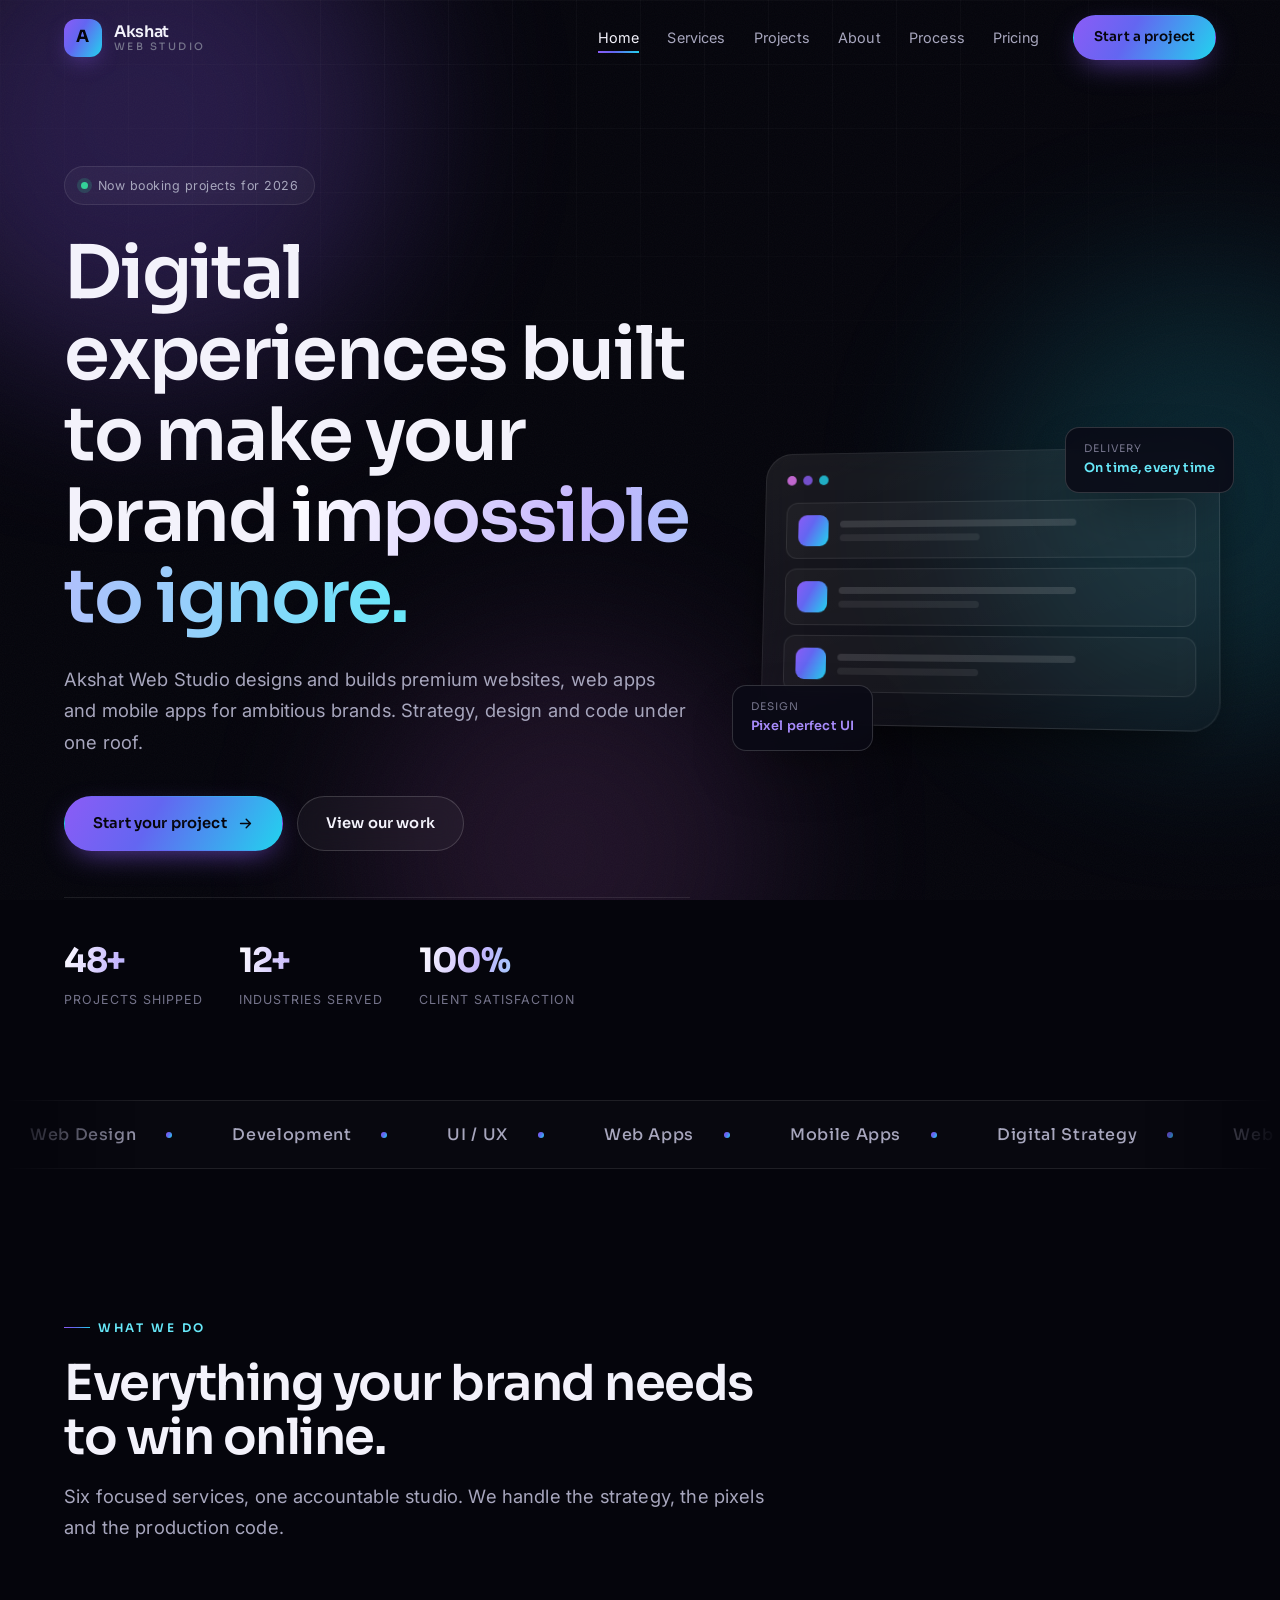
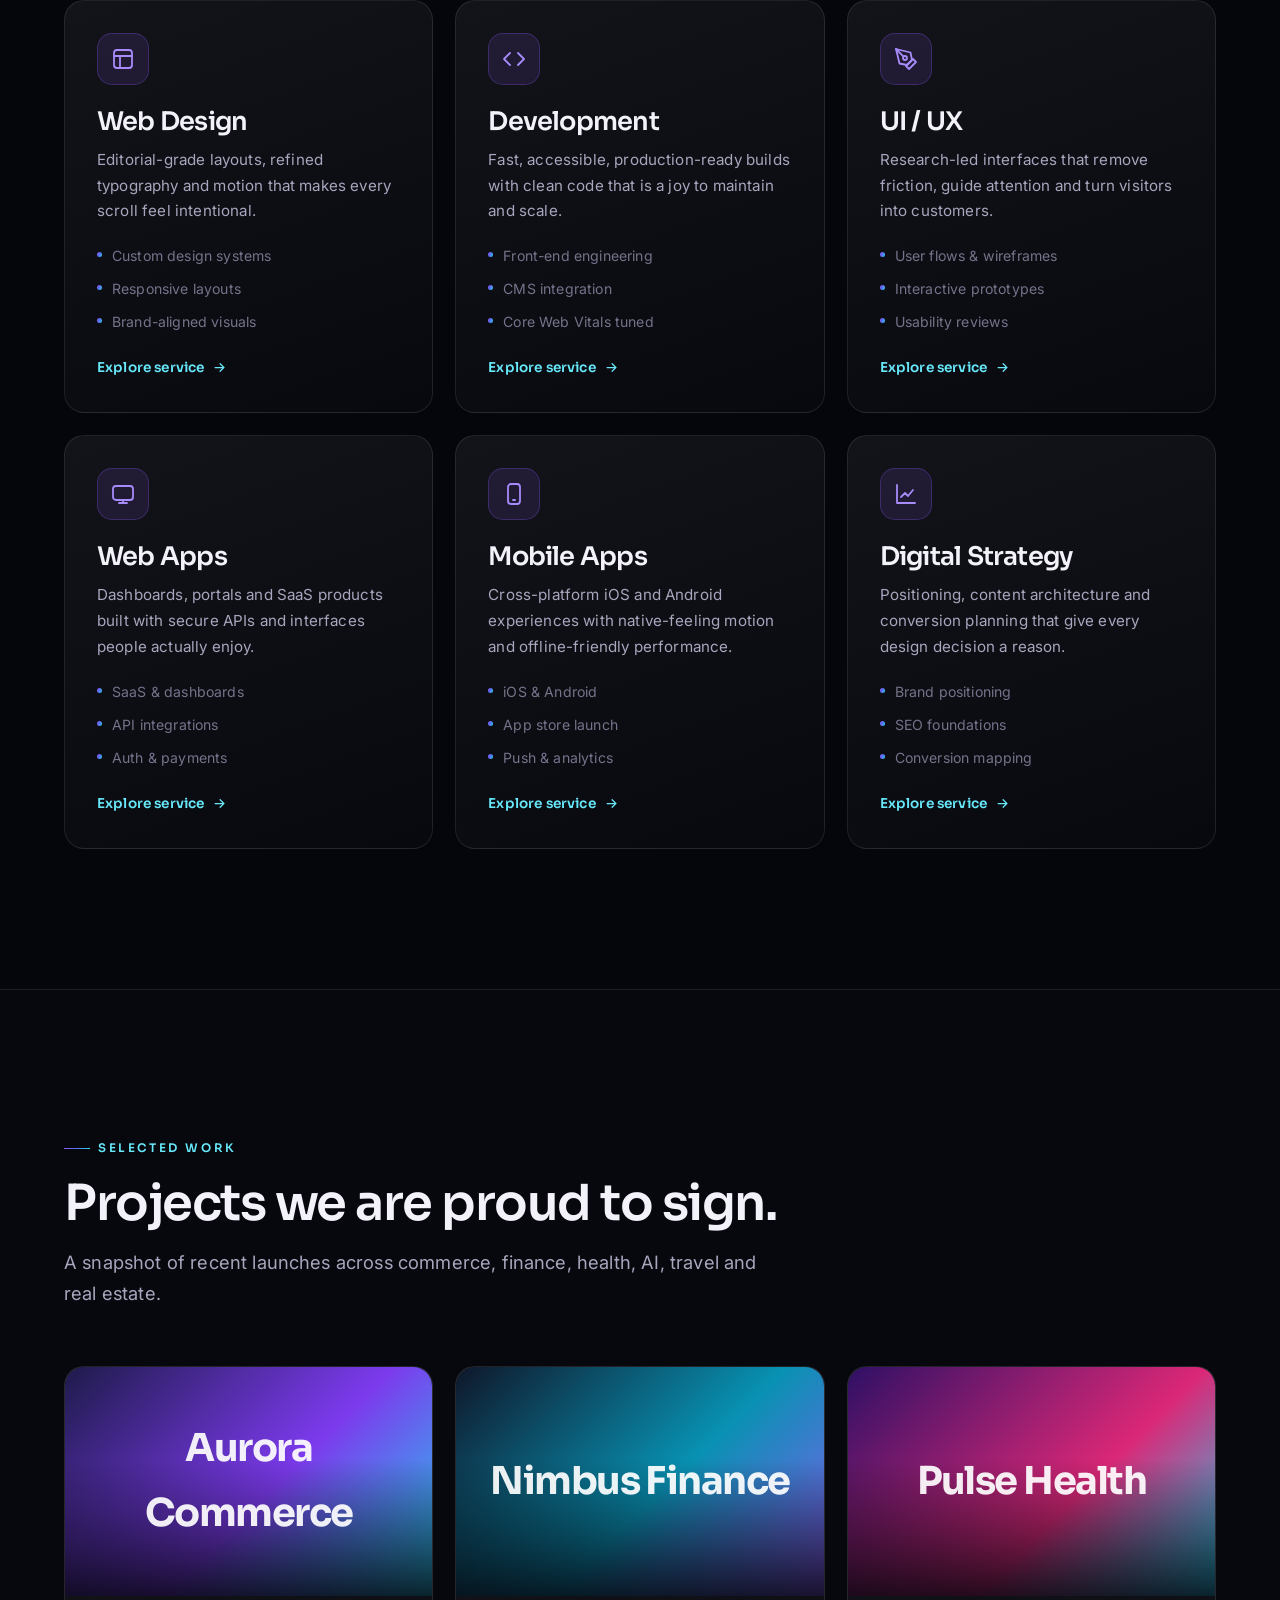
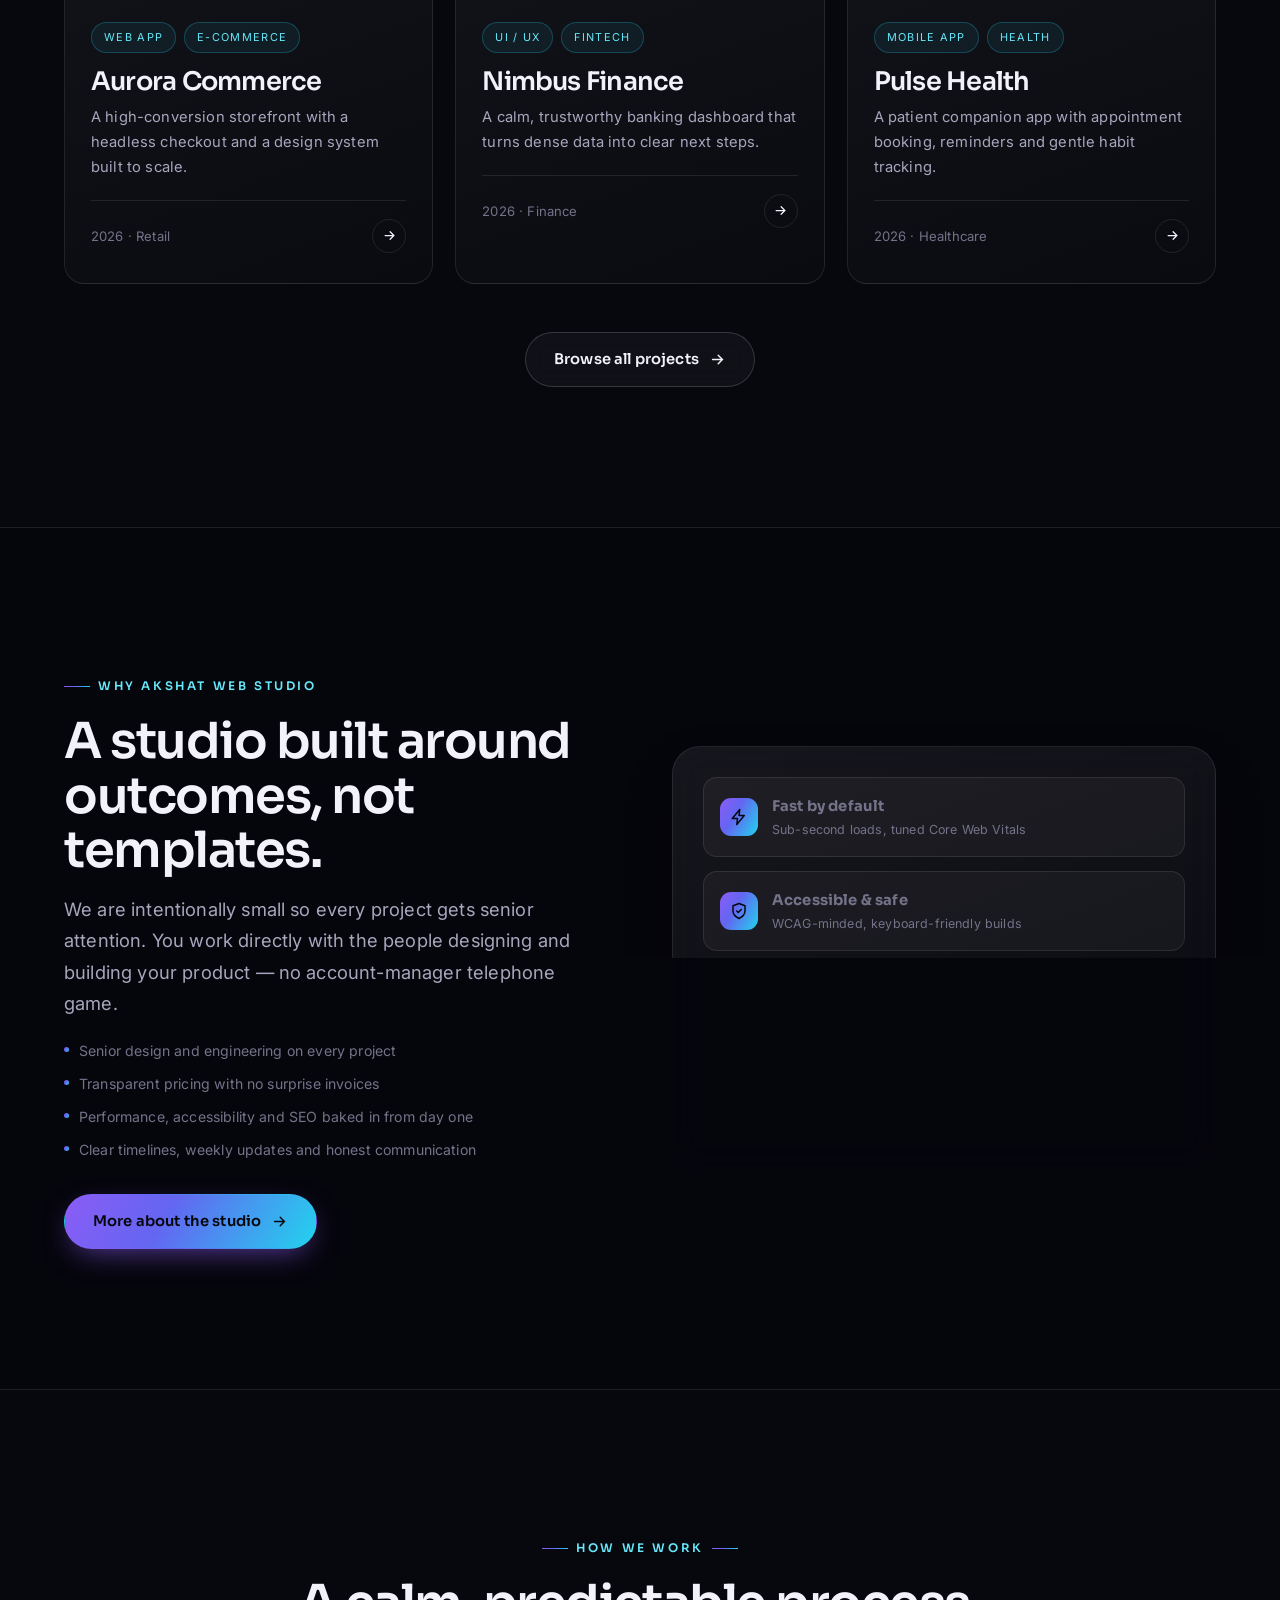
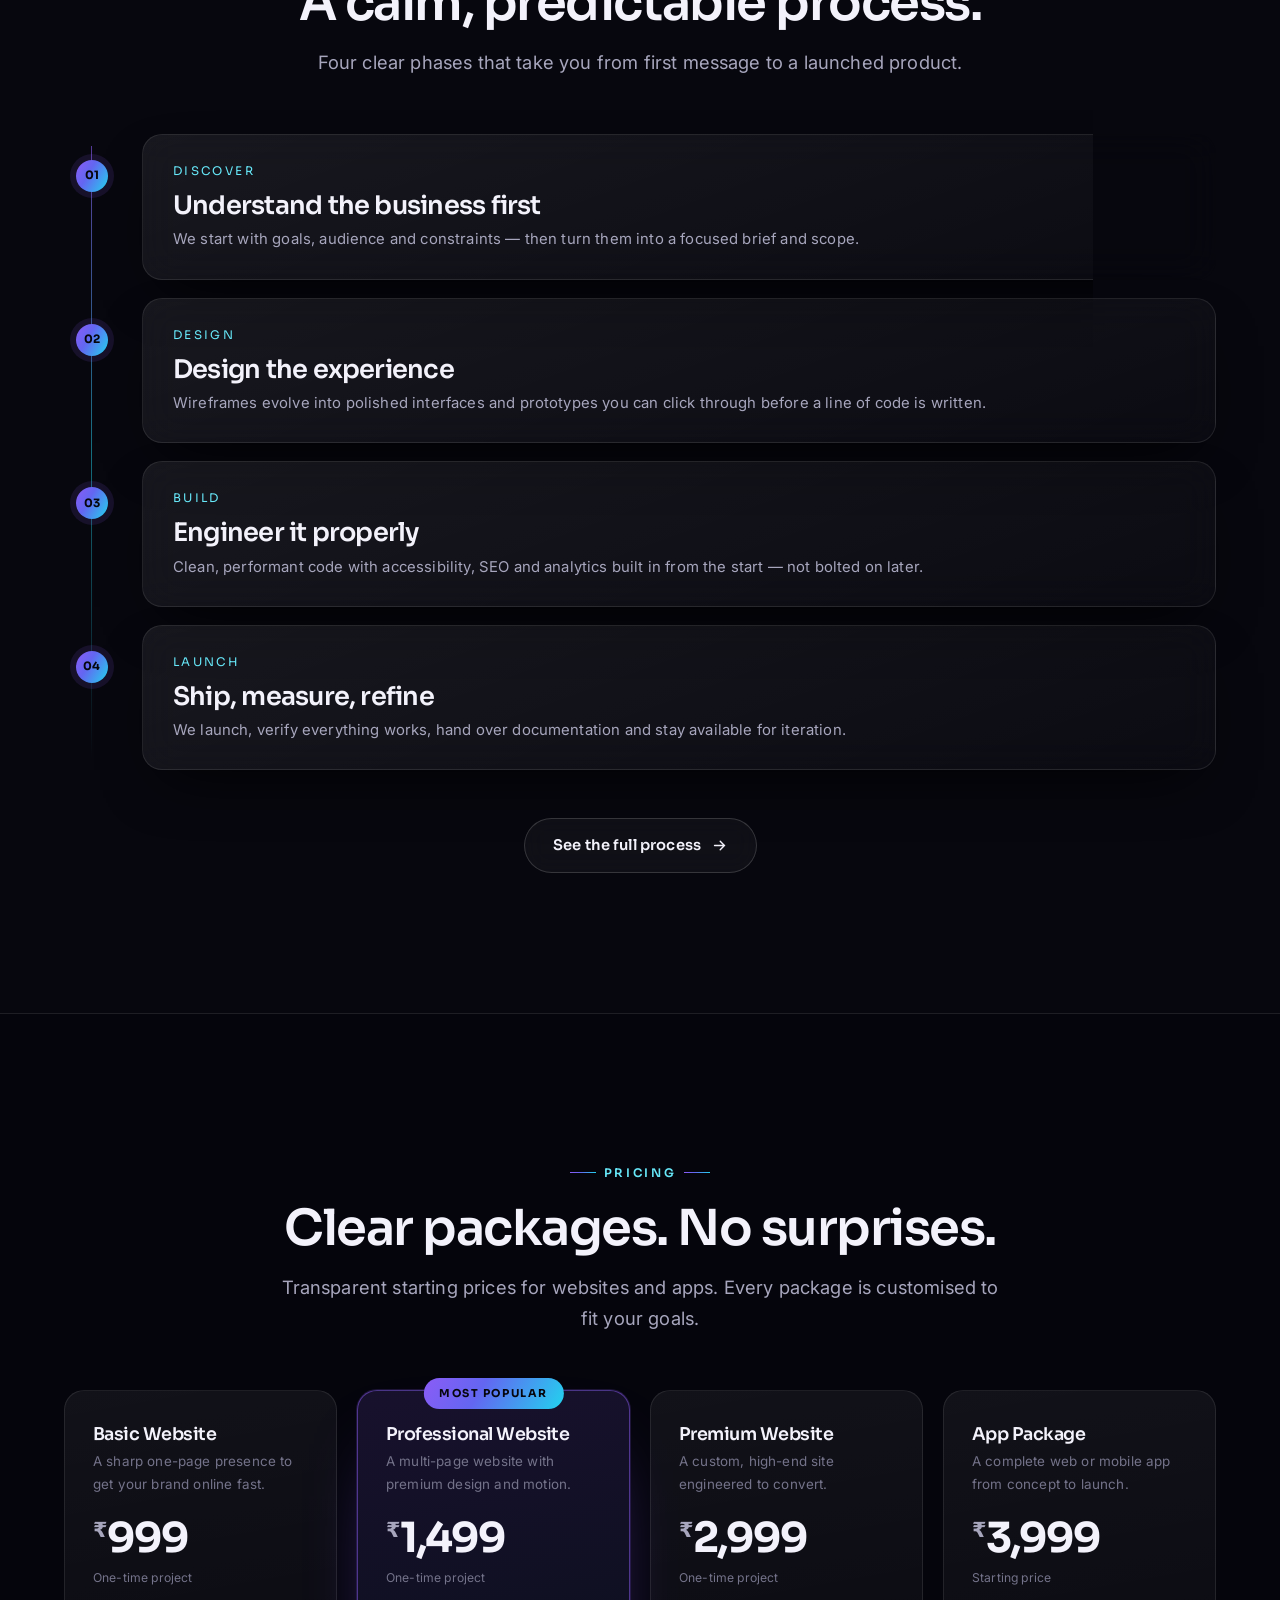
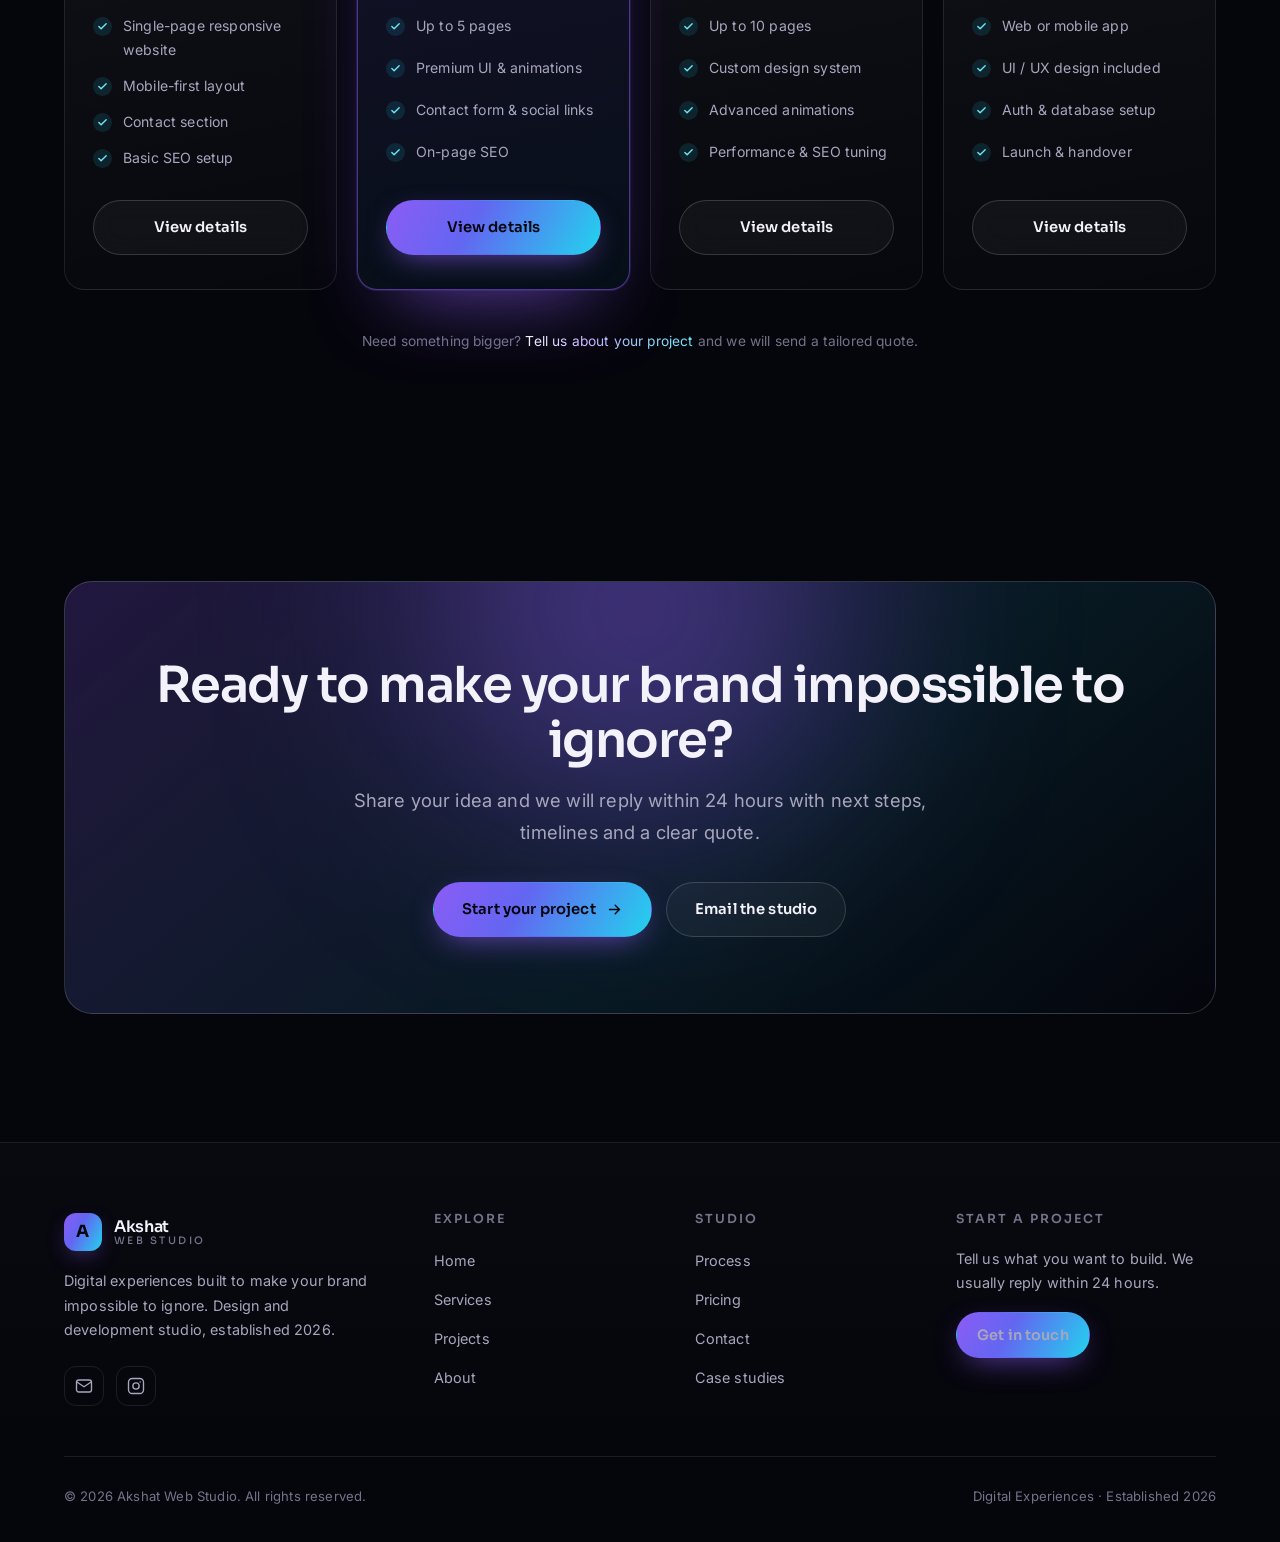
<file: index.html>
<!DOCTYPE html>
<html lang="en">
<head>
  <meta charset="UTF-8" />
  <meta name="viewport" content="width=device-width, initial-scale=1" />
  <title>Akshat Web Studio — Digital Experiences | Web &amp; App Design Agency</title>
  <meta name="description" content="Akshat Web Studio is a premium design and development agency crafting websites, web apps and mobile apps. Digital experiences built to make your brand impossible to ignore." />
  <meta name="theme-color" content="#05050c" />
  <link rel="canonical" href="https://akshatwebstudio.com/" />
  <meta property="og:type" content="website" />
  <meta property="og:title" content="Akshat Web Studio — Digital Experiences" />
  <meta property="og:description" content="Premium websites, web apps and mobile apps designed to make your brand impossible to ignore." />
  <meta property="og:url" content="https://akshatwebstudio.com/" />
  <meta property="og:image" content="https://akshatwebstudio.com/assets/img/og-cover.svg" />
  <meta name="twitter:card" content="summary_large_image" />
  <meta name="twitter:title" content="Akshat Web Studio — Digital Experiences" />
  <meta name="twitter:description" content="Premium websites, web apps and mobile apps designed to make your brand impossible to ignore." />
  <link rel="icon" href="assets/img/favicon.svg" type="image/svg+xml" />
  <link rel="apple-touch-icon" href="assets/img/favicon.svg" />
  <link rel="preconnect" href="https://fonts.googleapis.com" />
  <link rel="preconnect" href="https://fonts.gstatic.com" crossorigin />
  <link href="https://fonts.googleapis.com/css2?family=Sora:wght@400;500;600;700&family=Inter:wght@400;500;600&display=swap" rel="stylesheet" />
  <link rel="stylesheet" href="assets/css/styles.css" />
  <script>document.documentElement.classList.add("js");</script>
  <script type="application/ld+json">
  {
    "@context": "https://schema.org",
    "@type": "ProfessionalService",
    "name": "Akshat Web Studio",
    "description": "Design and development agency building premium websites, web apps and mobile apps.",
    "url": "https://akshatwebstudio.com/",
    "email": "akshatwebstudio@gmail.com",
    "foundingDate": "2026",
    "sameAs": ["https://www.instagram.com/akshatwebstudio/"],
    "slogan": "Digital experiences built to make your brand impossible to ignore."
  }
  </script>
</head>
<body>
  <a class="skip-link" href="#main">Skip to content</a>
  <div class="scroll-progress" aria-hidden="true"></div>

  <div class="loader" id="loader" role="status" aria-live="polite" aria-label="Loading Akshat Web Studio">
    <div class="loader-inner">
      <div class="loader-mark">Akshat Web Studio</div>
      <div class="loader-bar"><span></span></div>
      <div class="loader-text"><span>Digital Experiences</span><span data-loader-pct>0%</span></div>
    </div>
  </div>

  <div class="bg-fx" aria-hidden="true">
    <span class="orb orb--1"></span>
    <span class="orb orb--2"></span>
    <span class="orb orb--3"></span>
  </div>
  <div class="noise" aria-hidden="true"></div>

  <header class="site-header" id="siteHeader">
    <div class="container header-inner">
      <a class="brand" href="index.html" aria-label="Akshat Web Studio home">
        <span class="brand-mark" aria-hidden="true">A</span>
        <span class="brand-text">Akshat<span>Web Studio</span></span>
      </a>
      <nav class="nav" id="primaryNav" aria-label="Primary">
        <ul class="nav-list">
          <li><a href="index.html">Home</a></li>
          <li><a href="services.html">Services</a></li>
          <li><a href="projects.html">Projects</a></li>
          <li><a href="about.html">About</a></li>
          <li><a href="process.html">Process</a></li>
          <li><a href="pricing.html">Pricing</a></li>
        </ul>
        <a class="btn btn-primary btn-sm nav-cta" href="contact.html">Start a project</a>
      </nav>
      <button class="nav-toggle" id="navToggle" type="button" aria-expanded="false" aria-controls="primaryNav" aria-label="Open menu">
        <span></span><span></span><span></span>
      </button>
    </div>
  </header>

  <main id="main">
    <!-- HERO -->
    <section class="hero">
      <div class="container hero-grid">
        <div class="hero-copy">
          <span class="hero-badge" data-reveal><span class="dot" aria-hidden="true"></span> Now booking projects for 2026</span>
          <h1 data-reveal style="--delay:80ms">Digital experiences built to make your brand <span class="grad-text">impossible to ignore.</span></h1>
          <p class="lead" data-reveal style="--delay:160ms">Akshat Web Studio designs and builds premium websites, web apps and mobile apps for ambitious brands. Strategy, design and code under one roof.</p>
          <div class="hero-actions" data-reveal style="--delay:240ms">
            <a class="btn btn-primary" href="contact.html">Start your project
              <svg viewBox="0 0 24 24" fill="none" stroke="currentColor" stroke-width="2" stroke-linecap="round" stroke-linejoin="round" aria-hidden="true"><path d="M5 12h14M13 6l6 6-6 6"/></svg>
            </a>
            <a class="btn btn-ghost" href="projects.html">View our work</a>
          </div>
          <div class="hero-stats" data-reveal style="--delay:320ms">
            <div>
              <span class="stat-num" data-count="48" data-suffix="+">0</span>
              <span class="stat-label">Projects shipped</span>
            </div>
            <div>
              <span class="stat-num" data-count="12" data-suffix="+">0</span>
              <span class="stat-label">Industries served</span>
            </div>
            <div>
              <span class="stat-num" data-count="100" data-suffix="%">0</span>
              <span class="stat-label">Client satisfaction</span>
            </div>
          </div>
        </div>

        <div class="hero-visual" data-reveal style="--delay:200ms">
          <div class="hero-panel glass">
            <div class="panel-bar" aria-hidden="true"><i></i><i></i><i></i></div>
            <div class="panel-row"><span class="avatar" aria-hidden="true"></span><span class="panel-lines" aria-hidden="true"><i></i><i></i></span></div>
            <div class="panel-row"><span class="avatar" aria-hidden="true"></span><span class="panel-lines" aria-hidden="true"><i></i><i></i></span></div>
            <div class="panel-row"><span class="avatar" aria-hidden="true"></span><span class="panel-lines" aria-hidden="true"><i></i><i></i></span></div>
          </div>
          <div class="panel-chip panel-chip--a"><small>Delivery</small>On time, every time</div>
          <div class="panel-chip panel-chip--b"><small>Design</small>Pixel perfect UI</div>
        </div>
      </div>
    </section>

    <!-- MARQUEE -->
    <div class="marquee" aria-hidden="true">
      <div class="marquee-track">
        <span>Web Design</span><span>Development</span><span>UI / UX</span><span>Web Apps</span><span>Mobile Apps</span><span>Digital Strategy</span>
        <span>Web Design</span><span>Development</span><span>UI / UX</span><span>Web Apps</span><span>Mobile Apps</span><span>Digital Strategy</span>
      </div>
    </div>

    <!-- SERVICES -->
    <section class="section" id="services">
      <div class="container">
        <div class="section-head" data-reveal>
          <span class="eyebrow">What we do</span>
          <h2>Everything your brand needs to win online.</h2>
          <p class="lead mt-16">Six focused services, one accountable studio. We handle the strategy, the pixels and the production code.</p>
        </div>
        <div class="grid grid-3">
          <article class="card" data-reveal>
            <span class="card-icon" aria-hidden="true"><svg viewBox="0 0 24 24" fill="none" stroke="currentColor" stroke-width="1.8" stroke-linecap="round" stroke-linejoin="round"><rect x="3" y="3" width="18" height="18" rx="3"/><path d="M3 9h18M9 21V9"/></svg></span>
            <h3>Web Design</h3>
            <p>Editorial-grade layouts, refined typography and motion that makes every scroll feel intentional.</p>
            <ul class="card-list"><li>Custom design systems</li><li>Responsive layouts</li><li>Brand-aligned visuals</li></ul>
            <a class="card-link" href="services.html#web-design">Explore service <svg viewBox="0 0 24 24" fill="none" stroke="currentColor" stroke-width="2" stroke-linecap="round" aria-hidden="true"><path d="M5 12h14M13 6l6 6-6 6"/></svg></a>
          </article>
          <article class="card" data-reveal style="--delay:80ms">
            <span class="card-icon" aria-hidden="true"><svg viewBox="0 0 24 24" fill="none" stroke="currentColor" stroke-width="1.8" stroke-linecap="round" stroke-linejoin="round"><path d="M16 18l6-6-6-6M8 6l-6 6 6 6"/></svg></span>
            <h3>Development</h3>
            <p>Fast, accessible, production-ready builds with clean code that is a joy to maintain and scale.</p>
            <ul class="card-list"><li>Front-end engineering</li><li>CMS integration</li><li>Core Web Vitals tuned</li></ul>
            <a class="card-link" href="services.html#development">Explore service <svg viewBox="0 0 24 24" fill="none" stroke="currentColor" stroke-width="2" stroke-linecap="round" aria-hidden="true"><path d="M5 12h14M13 6l6 6-6 6"/></svg></a>
          </article>
          <article class="card" data-reveal style="--delay:160ms">
            <span class="card-icon" aria-hidden="true"><svg viewBox="0 0 24 24" fill="none" stroke="currentColor" stroke-width="1.8" stroke-linecap="round" stroke-linejoin="round"><path d="M12 19l7-7 3 3-7 7-3-3z"/><path d="M18 13l-1.5-7.5L2 2l3.5 14.5L13 18l5-5z"/><path d="M2 2l7.586 7.586"/><circle cx="11" cy="11" r="2"/></svg></span>
            <h3>UI / UX</h3>
            <p>Research-led interfaces that remove friction, guide attention and turn visitors into customers.</p>
            <ul class="card-list"><li>User flows &amp; wireframes</li><li>Interactive prototypes</li><li>Usability reviews</li></ul>
            <a class="card-link" href="services.html#ui-ux">Explore service <svg viewBox="0 0 24 24" fill="none" stroke="currentColor" stroke-width="2" stroke-linecap="round" aria-hidden="true"><path d="M5 12h14M13 6l6 6-6 6"/></svg></a>
          </article>
          <article class="card" data-reveal>
            <span class="card-icon" aria-hidden="true"><svg viewBox="0 0 24 24" fill="none" stroke="currentColor" stroke-width="1.8" stroke-linecap="round" stroke-linejoin="round"><rect x="2" y="4" width="20" height="14" rx="3"/><path d="M8 21h8M12 18v3"/></svg></span>
            <h3>Web Apps</h3>
            <p>Dashboards, portals and SaaS products built with secure APIs and interfaces people actually enjoy.</p>
            <ul class="card-list"><li>SaaS &amp; dashboards</li><li>API integrations</li><li>Auth &amp; payments</li></ul>
            <a class="card-link" href="services.html#web-apps">Explore service <svg viewBox="0 0 24 24" fill="none" stroke="currentColor" stroke-width="2" stroke-linecap="round" aria-hidden="true"><path d="M5 12h14M13 6l6 6-6 6"/></svg></a>
          </article>
          <article class="card" data-reveal style="--delay:80ms">
            <span class="card-icon" aria-hidden="true"><svg viewBox="0 0 24 24" fill="none" stroke="currentColor" stroke-width="1.8" stroke-linecap="round" stroke-linejoin="round"><rect x="6" y="2" width="12" height="20" rx="3"/><path d="M11 18h2"/></svg></span>
            <h3>Mobile Apps</h3>
            <p>Cross-platform iOS and Android experiences with native-feeling motion and offline-friendly performance.</p>
            <ul class="card-list"><li>iOS &amp; Android</li><li>App store launch</li><li>Push &amp; analytics</li></ul>
            <a class="card-link" href="services.html#mobile-apps">Explore service <svg viewBox="0 0 24 24" fill="none" stroke="currentColor" stroke-width="2" stroke-linecap="round" aria-hidden="true"><path d="M5 12h14M13 6l6 6-6 6"/></svg></a>
          </article>
          <article class="card" data-reveal style="--delay:160ms">
            <span class="card-icon" aria-hidden="true"><svg viewBox="0 0 24 24" fill="none" stroke="currentColor" stroke-width="1.8" stroke-linecap="round" stroke-linejoin="round"><path d="M3 3v18h18"/><path d="M7 15l4-4 3 3 5-6"/></svg></span>
            <h3>Digital Strategy</h3>
            <p>Positioning, content architecture and conversion planning that give every design decision a reason.</p>
            <ul class="card-list"><li>Brand positioning</li><li>SEO foundations</li><li>Conversion mapping</li></ul>
            <a class="card-link" href="services.html#digital-strategy">Explore service <svg viewBox="0 0 24 24" fill="none" stroke="currentColor" stroke-width="2" stroke-linecap="round" aria-hidden="true"><path d="M5 12h14M13 6l6 6-6 6"/></svg></a>
          </article>
        </div>
      </div>
    </section>

    <!-- FEATURED PROJECTS -->
    <section class="section" id="work" style="background:rgba(255,255,255,.012);border-block:1px solid var(--stroke)">
      <div class="container">
        <div class="section-head" data-reveal>
          <span class="eyebrow">Selected work</span>
          <h2>Projects we are proud to sign.</h2>
          <p class="lead mt-16">A snapshot of recent launches across commerce, finance, health, AI, travel and real estate.</p>
        </div>
        <div class="grid grid-3">
          <a class="project-card" href="project-aurora-commerce.html" data-reveal>
            <div class="project-media pm-1"><span class="pm-inner">Aurora Commerce</span></div>
            <div class="project-body">
              <div class="project-tags"><span class="tag">Web App</span><span class="tag">E-commerce</span></div>
              <h3>Aurora Commerce</h3>
              <p>A high-conversion storefront with a headless checkout and a design system built to scale.</p>
              <div class="project-meta"><span>2026 · Retail</span><span class="arrow" aria-hidden="true"><svg viewBox="0 0 24 24" fill="none" stroke="currentColor" stroke-width="2" stroke-linecap="round"><path d="M5 12h14M13 6l6 6-6 6"/></svg></span></div>
            </div>
          </a>
          <a class="project-card" href="project-nimbus-fintech.html" data-reveal style="--delay:80ms">
            <div class="project-media pm-2"><span class="pm-inner">Nimbus Finance</span></div>
            <div class="project-body">
              <div class="project-tags"><span class="tag">UI / UX</span><span class="tag">Fintech</span></div>
              <h3>Nimbus Finance</h3>
              <p>A calm, trustworthy banking dashboard that turns dense data into clear next steps.</p>
              <div class="project-meta"><span>2026 · Finance</span><span class="arrow" aria-hidden="true"><svg viewBox="0 0 24 24" fill="none" stroke="currentColor" stroke-width="2" stroke-linecap="round"><path d="M5 12h14M13 6l6 6-6 6"/></svg></span></div>
            </div>
          </a>
          <a class="project-card" href="project-pulse-health.html" data-reveal style="--delay:160ms">
            <div class="project-media pm-3"><span class="pm-inner">Pulse Health</span></div>
            <div class="project-body">
              <div class="project-tags"><span class="tag">Mobile App</span><span class="tag">Health</span></div>
              <h3>Pulse Health</h3>
              <p>A patient companion app with appointment booking, reminders and gentle habit tracking.</p>
              <div class="project-meta"><span>2026 · Healthcare</span><span class="arrow" aria-hidden="true"><svg viewBox="0 0 24 24" fill="none" stroke="currentColor" stroke-width="2" stroke-linecap="round"><path d="M5 12h14M13 6l6 6-6 6"/></svg></span></div>
            </div>
          </a>
        </div>
        <div class="text-center mt-48" data-reveal>
          <a class="btn btn-ghost" href="projects.html">Browse all projects
            <svg viewBox="0 0 24 24" fill="none" stroke="currentColor" stroke-width="2" stroke-linecap="round" aria-hidden="true"><path d="M5 12h14M13 6l6 6-6 6"/></svg>
          </a>
        </div>
      </div>
    </section>

    <!-- WHY US -->
    <section class="section">
      <div class="container split">
        <div class="split-copy" data-reveal>
          <span class="eyebrow">Why Akshat Web Studio</span>
          <h2>A studio built around outcomes, not templates.</h2>
          <p class="lead mt-16">We are intentionally small so every project gets senior attention. You work directly with the people designing and building your product — no account-manager telephone game.</p>
          <ul class="card-list mt-24">
            <li>Senior design and engineering on every project</li>
            <li>Transparent pricing with no surprise invoices</li>
            <li>Performance, accessibility and SEO baked in from day one</li>
            <li>Clear timelines, weekly updates and honest communication</li>
          </ul>
          <a class="btn btn-primary mt-32" href="about.html">More about the studio
            <svg viewBox="0 0 24 24" fill="none" stroke="currentColor" stroke-width="2" stroke-linecap="round" aria-hidden="true"><path d="M5 12h14M13 6l6 6-6 6"/></svg>
          </a>
        </div>
        <div class="split-visual glass" data-reveal style="--delay:120ms">
          <div class="mini-card">
            <span class="mc-icon" aria-hidden="true"><svg viewBox="0 0 24 24" fill="none" stroke="currentColor" stroke-width="2" stroke-linecap="round" stroke-linejoin="round"><path d="M13 2L3 14h7l-1 8 10-12h-7l1-8z"/></svg></span>
            <span class="mc-text"><strong>Fast by default</strong><span>Sub-second loads, tuned Core Web Vitals</span></span>
          </div>
          <div class="mini-card">
            <span class="mc-icon" aria-hidden="true"><svg viewBox="0 0 24 24" fill="none" stroke="currentColor" stroke-width="2" stroke-linecap="round" stroke-linejoin="round"><path d="M12 22s8-4 8-10V5l-8-3-8 3v7c0 6 8 10 8 10z"/><path d="M9 12l2 2 4-4"/></svg></span>
            <span class="mc-text"><strong>Accessible &amp; safe</strong><span>WCAG-minded, keyboard-friendly builds</span></span>
          </div>
          <div class="mini-card">
            <span class="mc-icon" aria-hidden="true"><svg viewBox="0 0 24 24" fill="none" stroke="currentColor" stroke-width="2" stroke-linecap="round" stroke-linejoin="round"><path d="M3 3v18h18"/><path d="M7 15l4-4 3 3 5-6"/></svg></span>
            <span class="mc-text"><strong>Growth focused</strong><span>Every screen mapped to a business goal</span></span>
          </div>
          <div class="mini-card">
            <span class="mc-icon" aria-hidden="true"><svg viewBox="0 0 24 24" fill="none" stroke="currentColor" stroke-width="2" stroke-linecap="round" stroke-linejoin="round"><circle cx="12" cy="12" r="9"/><path d="M12 7v5l3 2"/></svg></span>
            <span class="mc-text"><strong>Reliable delivery</strong><span>Clear milestones from kickoff to launch</span></span>
          </div>
        </div>
      </div>
    </section>

    <!-- PROCESS PREVIEW -->
    <section class="section" id="process" style="background:rgba(255,255,255,.012);border-block:1px solid var(--stroke)">
      <div class="container">
        <div class="section-head section-head--center" data-reveal>
          <span class="eyebrow eyebrow--center">How we work</span>
          <h2>A calm, predictable process.</h2>
          <p class="lead mt-16">Four clear phases that take you from first message to a launched product.</p>
        </div>
        <div class="timeline">
          <div class="timeline-item" data-reveal>
            <span class="timeline-dot" aria-hidden="true">01</span>
            <div class="timeline-body glass">
              <span class="step-num">Discover</span>
              <h3>Understand the business first</h3>
              <p>We start with goals, audience and constraints — then turn them into a focused brief and scope.</p>
            </div>
          </div>
          <div class="timeline-item" data-reveal style="--delay:80ms">
            <span class="timeline-dot" aria-hidden="true">02</span>
            <div class="timeline-body glass">
              <span class="step-num">Design</span>
              <h3>Design the experience</h3>
              <p>Wireframes evolve into polished interfaces and prototypes you can click through before a line of code is written.</p>
            </div>
          </div>
          <div class="timeline-item" data-reveal style="--delay:160ms">
            <span class="timeline-dot" aria-hidden="true">03</span>
            <div class="timeline-body glass">
              <span class="step-num">Build</span>
              <h3>Engineer it properly</h3>
              <p>Clean, performant code with accessibility, SEO and analytics built in from the start — not bolted on later.</p>
            </div>
          </div>
          <div class="timeline-item" data-reveal style="--delay:240ms">
            <span class="timeline-dot" aria-hidden="true">04</span>
            <div class="timeline-body glass">
              <span class="step-num">Launch</span>
              <h3>Ship, measure, refine</h3>
              <p>We launch, verify everything works, hand over documentation and stay available for iteration.</p>
            </div>
          </div>
        </div>
        <div class="text-center mt-48" data-reveal>
          <a class="btn btn-ghost" href="process.html">See the full process
            <svg viewBox="0 0 24 24" fill="none" stroke="currentColor" stroke-width="2" stroke-linecap="round" aria-hidden="true"><path d="M5 12h14M13 6l6 6-6 6"/></svg>
          </a>
        </div>
      </div>
    </section>

    <!-- PRICING PREVIEW -->
    <section class="section" id="pricing">
      <div class="container">
        <div class="section-head section-head--center" data-reveal>
          <span class="eyebrow eyebrow--center">Pricing</span>
          <h2>Clear packages. No surprises.</h2>
          <p class="lead mt-16">Transparent starting prices for websites and apps. Every package is customised to fit your goals.</p>
        </div>
        <div class="pricing-grid">
          <article class="price-card" data-reveal>
            <h3 class="price-name">Basic Website</h3>
            <p class="price-desc">A sharp one-page presence to get your brand online fast.</p>
            <div class="price-amount"><span class="cur">₹</span>999</div>
            <p class="price-note">One-time project</p>
            <ul class="price-features">
              <li><span class="check" aria-hidden="true"><svg viewBox="0 0 24 24" fill="none" stroke="currentColor" stroke-width="3" stroke-linecap="round" stroke-linejoin="round"><path d="M20 6L9 17l-5-5"/></svg></span>Single-page responsive website</li>
              <li><span class="check" aria-hidden="true"><svg viewBox="0 0 24 24" fill="none" stroke="currentColor" stroke-width="3" stroke-linecap="round" stroke-linejoin="round"><path d="M20 6L9 17l-5-5"/></svg></span>Mobile-first layout</li>
              <li><span class="check" aria-hidden="true"><svg viewBox="0 0 24 24" fill="none" stroke="currentColor" stroke-width="3" stroke-linecap="round" stroke-linejoin="round"><path d="M20 6L9 17l-5-5"/></svg></span>Contact section</li>
              <li><span class="check" aria-hidden="true"><svg viewBox="0 0 24 24" fill="none" stroke="currentColor" stroke-width="3" stroke-linecap="round" stroke-linejoin="round"><path d="M20 6L9 17l-5-5"/></svg></span>Basic SEO setup</li>
            </ul>
            <a class="btn btn-ghost btn-block" href="pricing.html#basic">View details</a>
          </article>

          <article class="price-card is-featured" data-reveal style="--delay:80ms">
            <span class="price-badge">Most popular</span>
            <h3 class="price-name">Professional Website</h3>
            <p class="price-desc">A multi-page website with premium design and motion.</p>
            <div class="price-amount"><span class="cur">₹</span>1,499</div>
            <p class="price-note">One-time project</p>
            <ul class="price-features">
              <li><span class="check" aria-hidden="true"><svg viewBox="0 0 24 24" fill="none" stroke="currentColor" stroke-width="3" stroke-linecap="round" stroke-linejoin="round"><path d="M20 6L9 17l-5-5"/></svg></span>Up to 5 pages</li>
              <li><span class="check" aria-hidden="true"><svg viewBox="0 0 24 24" fill="none" stroke="currentColor" stroke-width="3" stroke-linecap="round" stroke-linejoin="round"><path d="M20 6L9 17l-5-5"/></svg></span>Premium UI &amp; animations</li>
              <li><span class="check" aria-hidden="true"><svg viewBox="0 0 24 24" fill="none" stroke="currentColor" stroke-width="3" stroke-linecap="round" stroke-linejoin="round"><path d="M20 6L9 17l-5-5"/></svg></span>Contact form &amp; social links</li>
              <li><span class="check" aria-hidden="true"><svg viewBox="0 0 24 24" fill="none" stroke="currentColor" stroke-width="3" stroke-linecap="round" stroke-linejoin="round"><path d="M20 6L9 17l-5-5"/></svg></span>On-page SEO</li>
            </ul>
            <a class="btn btn-primary btn-block" href="pricing.html#professional">View details</a>
          </article>

          <article class="price-card" data-reveal style="--delay:160ms">
            <h3 class="price-name">Premium Website</h3>
            <p class="price-desc">A custom, high-end site engineered to convert.</p>
            <div class="price-amount"><span class="cur">₹</span>2,999</div>
            <p class="price-note">One-time project</p>
            <ul class="price-features">
              <li><span class="check" aria-hidden="true"><svg viewBox="0 0 24 24" fill="none" stroke="currentColor" stroke-width="3" stroke-linecap="round" stroke-linejoin="round"><path d="M20 6L9 17l-5-5"/></svg></span>Up to 10 pages</li>
              <li><span class="check" aria-hidden="true"><svg viewBox="0 0 24 24" fill="none" stroke="currentColor" stroke-width="3" stroke-linecap="round" stroke-linejoin="round"><path d="M20 6L9 17l-5-5"/></svg></span>Custom design system</li>
              <li><span class="check" aria-hidden="true"><svg viewBox="0 0 24 24" fill="none" stroke="currentColor" stroke-width="3" stroke-linecap="round" stroke-linejoin="round"><path d="M20 6L9 17l-5-5"/></svg></span>Advanced animations</li>
              <li><span class="check" aria-hidden="true"><svg viewBox="0 0 24 24" fill="none" stroke="currentColor" stroke-width="3" stroke-linecap="round" stroke-linejoin="round"><path d="M20 6L9 17l-5-5"/></svg></span>Performance &amp; SEO tuning</li>
            </ul>
            <a class="btn btn-ghost btn-block" href="pricing.html#premium">View details</a>
          </article>

          <article class="price-card" data-reveal style="--delay:240ms">
            <h3 class="price-name">App Package</h3>
            <p class="price-desc">A complete web or mobile app from concept to launch.</p>
            <div class="price-amount"><span class="cur">₹</span>3,999</div>
            <p class="price-note">Starting price</p>
            <ul class="price-features">
              <li><span class="check" aria-hidden="true"><svg viewBox="0 0 24 24" fill="none" stroke="currentColor" stroke-width="3" stroke-linecap="round" stroke-linejoin="round"><path d="M20 6L9 17l-5-5"/></svg></span>Web or mobile app</li>
              <li><span class="check" aria-hidden="true"><svg viewBox="0 0 24 24" fill="none" stroke="currentColor" stroke-width="3" stroke-linecap="round" stroke-linejoin="round"><path d="M20 6L9 17l-5-5"/></svg></span>UI / UX design included</li>
              <li><span class="check" aria-hidden="true"><svg viewBox="0 0 24 24" fill="none" stroke="currentColor" stroke-width="3" stroke-linecap="round" stroke-linejoin="round"><path d="M20 6L9 17l-5-5"/></svg></span>Auth &amp; database setup</li>
              <li><span class="check" aria-hidden="true"><svg viewBox="0 0 24 24" fill="none" stroke="currentColor" stroke-width="3" stroke-linecap="round" stroke-linejoin="round"><path d="M20 6L9 17l-5-5"/></svg></span>Launch &amp; handover</li>
            </ul>
            <a class="btn btn-ghost btn-block" href="pricing.html#app">View details</a>
          </article>
        </div>
        <p class="price-footnote" data-reveal>Need something bigger? <a class="grad-text" href="contact.html">Tell us about your project</a> and we will send a tailored quote.</p>
      </div>
    </section>

    <!-- CTA -->
    <section class="section section--tight">
      <div class="container">
        <div class="cta-banner" data-reveal>
          <h2>Ready to make your brand impossible to ignore?</h2>
          <p class="lead">Share your idea and we will reply within 24 hours with next steps, timelines and a clear quote.</p>
          <div class="cta-actions">
            <a class="btn btn-primary" href="contact.html">Start your project
              <svg viewBox="0 0 24 24" fill="none" stroke="currentColor" stroke-width="2" stroke-linecap="round" aria-hidden="true"><path d="M5 12h14M13 6l6 6-6 6"/></svg>
            </a>
            <a class="btn btn-ghost" href="mailto:akshatwebstudio@gmail.com">Email the studio</a>
          </div>
        </div>
      </div>
    </section>
  </main>

  <footer class="site-footer">
    <div class="container">
      <div class="footer-grid">
        <div class="footer-brand">
          <a class="brand" href="index.html" aria-label="Akshat Web Studio home">
            <span class="brand-mark" aria-hidden="true">A</span>
            <span class="brand-text">Akshat<span>Web Studio</span></span>
          </a>
          <p>Digital experiences built to make your brand impossible to ignore. Design and development studio, established 2026.</p>
          <div class="footer-social">
            <a href="mailto:akshatwebstudio@gmail.com" aria-label="Email Akshat Web Studio">
              <svg viewBox="0 0 24 24" fill="none" stroke="currentColor" stroke-width="1.8" stroke-linecap="round" stroke-linejoin="round"><rect x="2" y="4" width="20" height="16" rx="3"/><path d="M3 7l9 6 9-6"/></svg>
            </a>
            <a href="https://www.instagram.com/akshatwebstudio/" target="_blank" rel="noopener" aria-label="Akshat Web Studio on Instagram">
              <svg viewBox="0 0 24 24" fill="none" stroke="currentColor" stroke-width="1.8" stroke-linecap="round" stroke-linejoin="round"><rect x="2" y="2" width="20" height="20" rx="5"/><circle cx="12" cy="12" r="4.2"/><circle cx="17.5" cy="6.5" r="1" fill="currentColor" stroke="none"/></svg>
            </a>
          </div>
        </div>
        <div class="footer-col">
          <h4>Explore</h4>
          <ul>
            <li><a href="index.html">Home</a></li>
            <li><a href="services.html">Services</a></li>
            <li><a href="projects.html">Projects</a></li>
            <li><a href="about.html">About</a></li>
          </ul>
        </div>
        <div class="footer-col">
          <h4>Studio</h4>
          <ul>
            <li><a href="process.html">Process</a></li>
            <li><a href="pricing.html">Pricing</a></li>
            <li><a href="contact.html">Contact</a></li>
            <li><a href="projects.html">Case studies</a></li>
          </ul>
        </div>
        <div class="footer-col">
          <h4>Start a project</h4>
          <p>Tell us what you want to build. We usually reply within 24 hours.</p>
          <a class="btn btn-primary btn-sm" href="contact.html">Get in touch</a>
        </div>
      </div>
      <div class="footer-bottom">
        <span>&copy; <span data-year>2026</span> Akshat Web Studio. All rights reserved.</span>
        <span>Digital Experiences &middot; Established 2026</span>
      </div>
    </div>
  </footer>

  <script src="assets/js/main.js" defer></script>
</body>
</html>
</file>
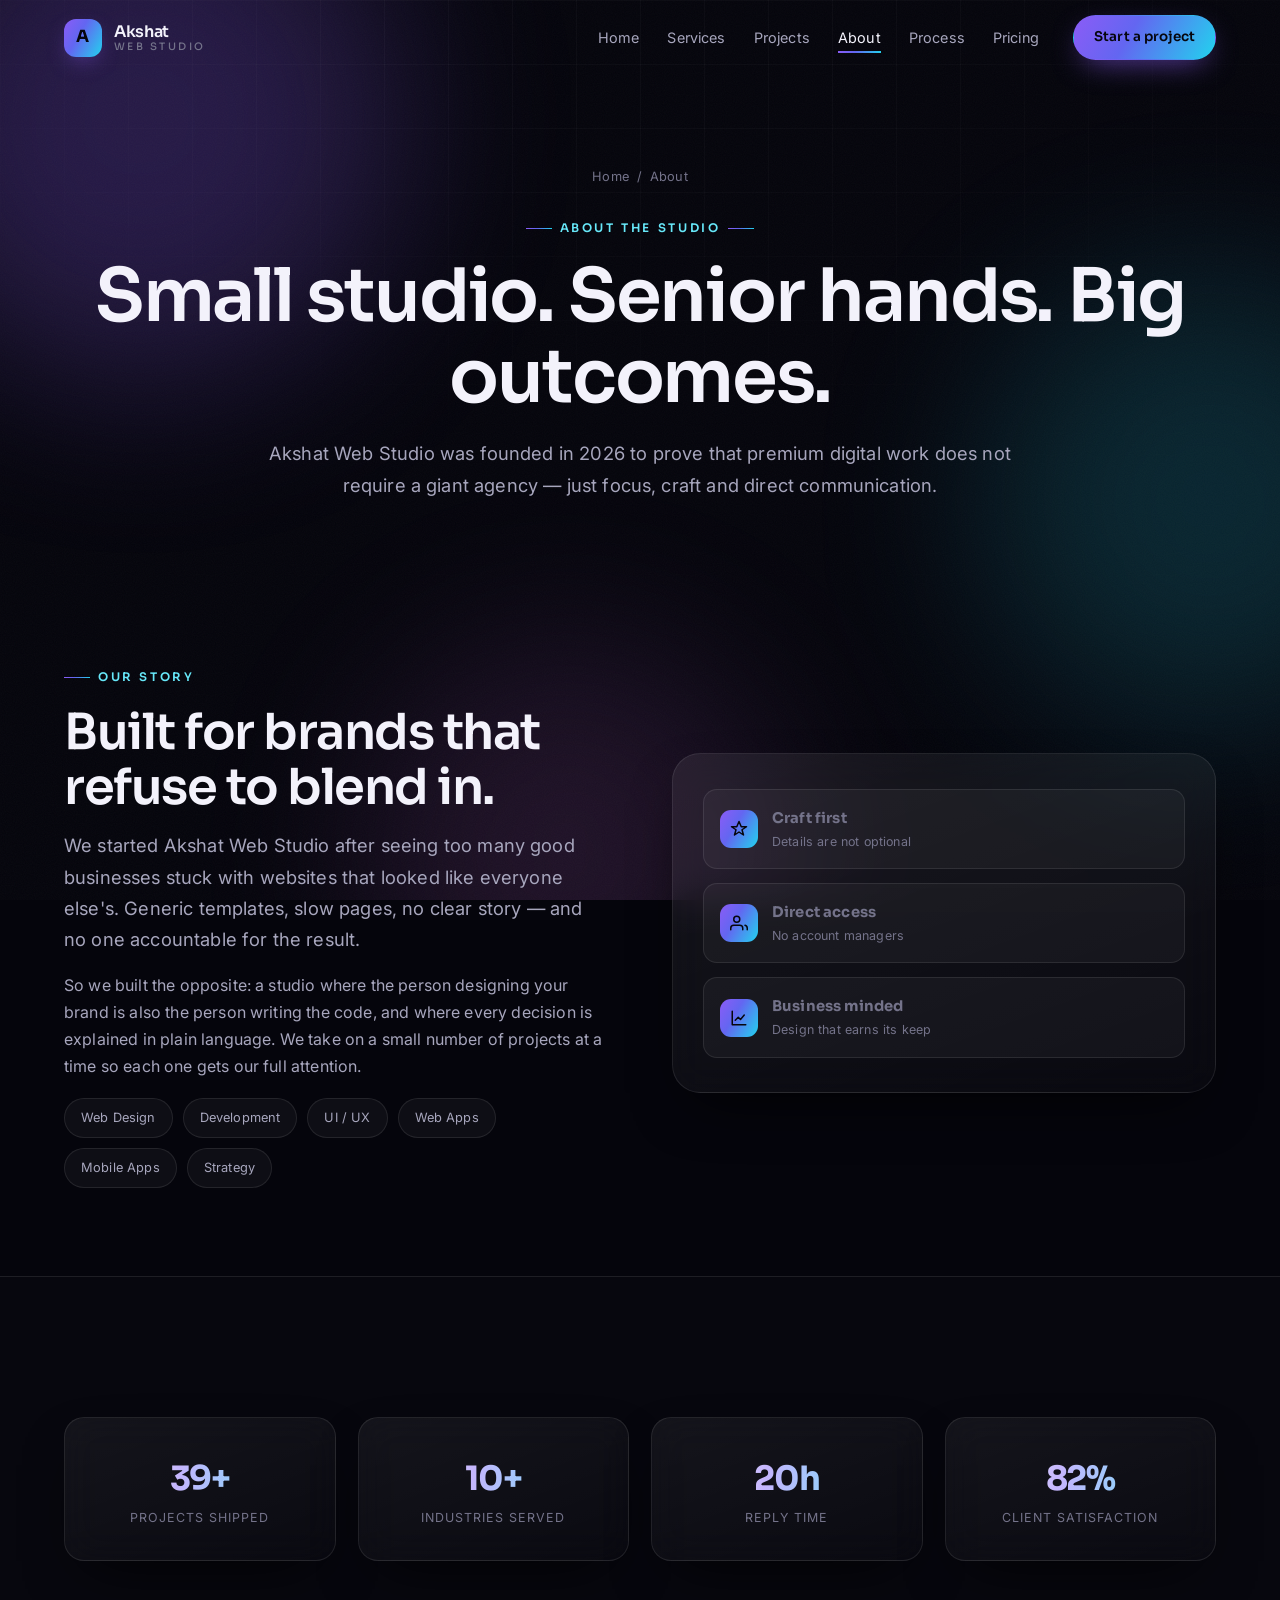
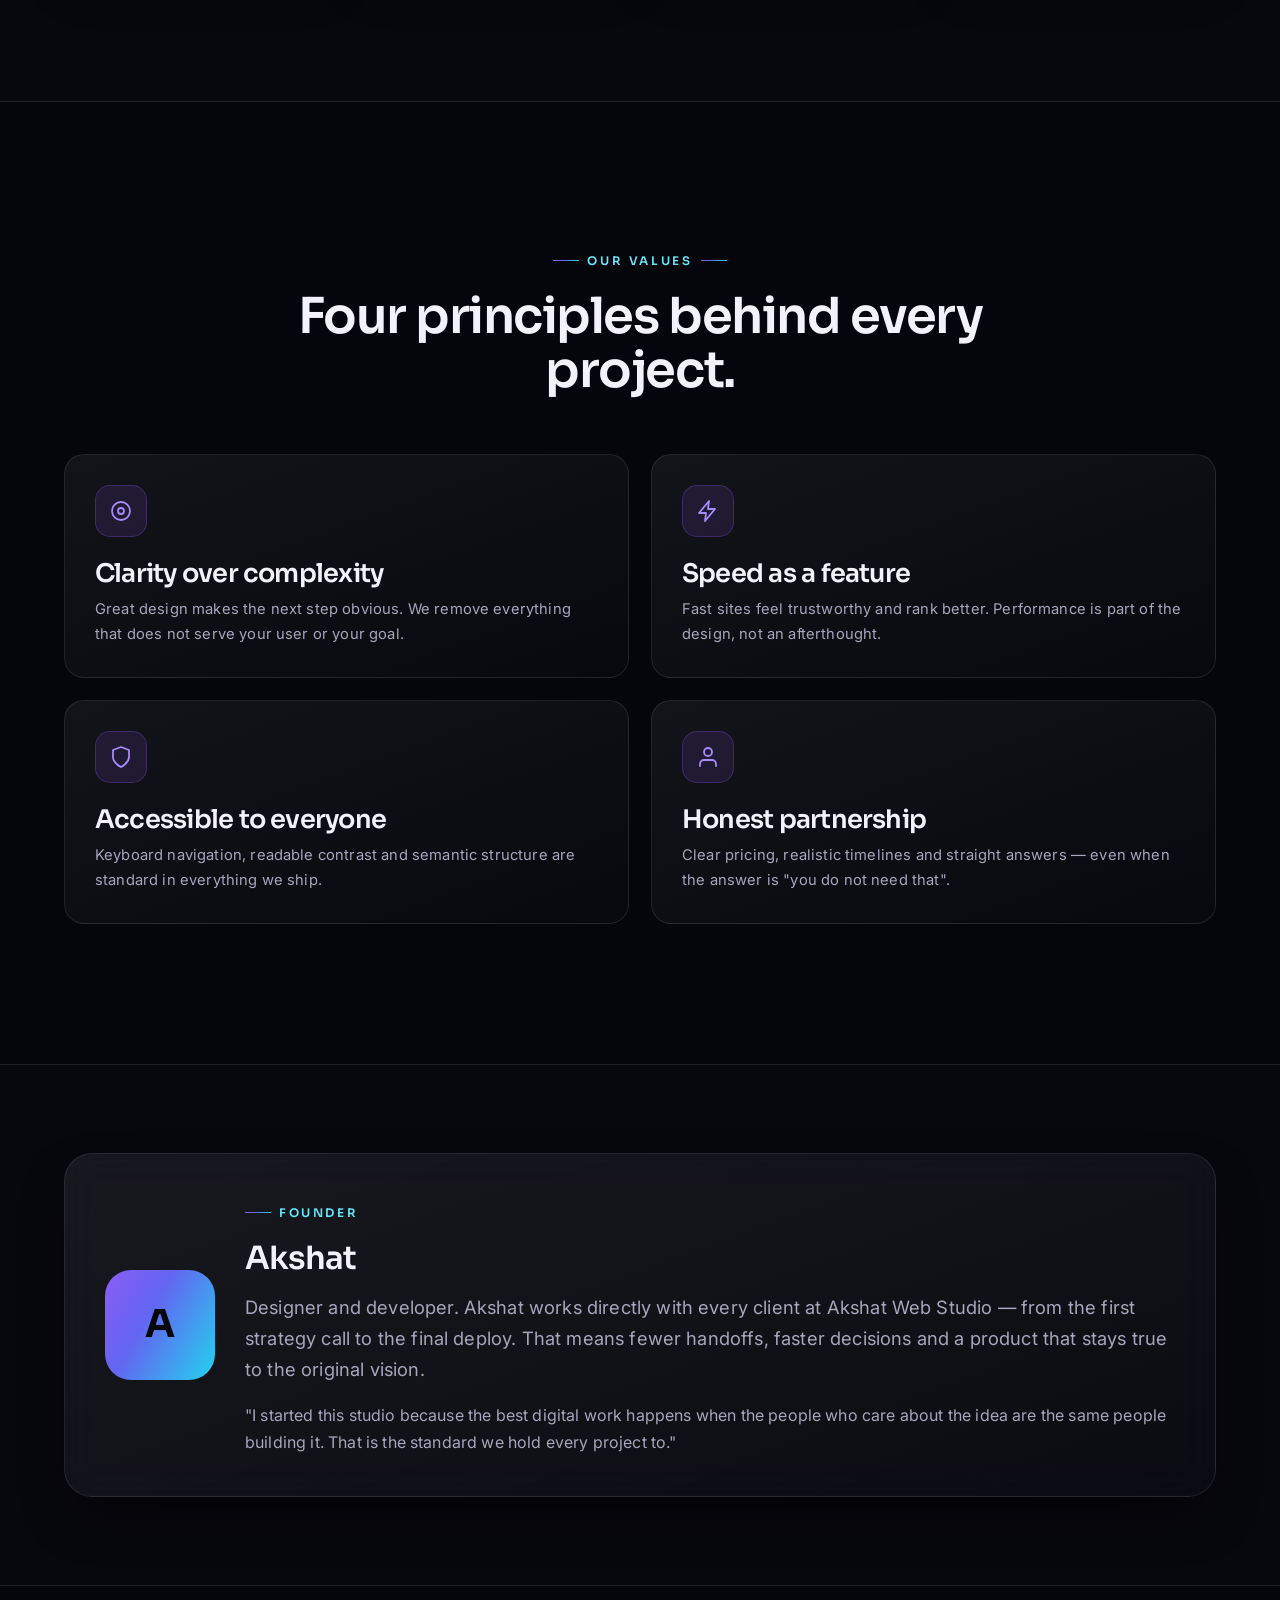
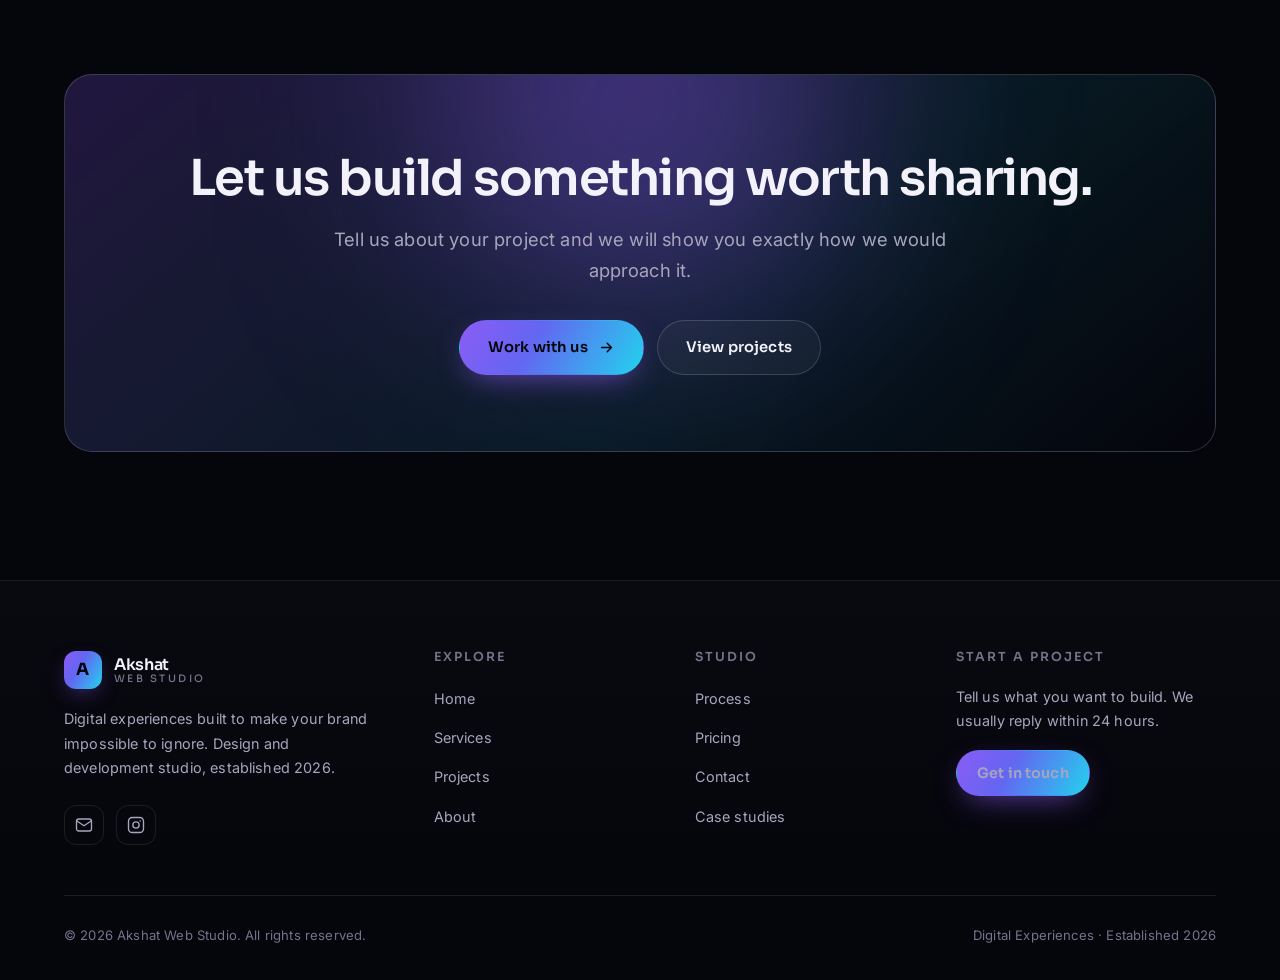
<file: about.html>
<!DOCTYPE html>
<html lang="en">
<head>
  <meta charset="UTF-8" />
  <meta name="viewport" content="width=device-width, initial-scale=1" />
  <title>About the Studio — Design &amp; Development Team | Akshat Web Studio</title>
  <meta name="description" content="Akshat Web Studio is a small, senior design and development studio established in 2026, building premium websites, web apps and mobile apps for ambitious brands." />
  <meta name="theme-color" content="#05050c" />
  <link rel="canonical" href="https://akshatwebstudio.com/about.html" />
  <meta property="og:type" content="website" />
  <meta property="og:title" content="About | Akshat Web Studio" />
  <meta property="og:description" content="A small, senior studio building premium digital experiences since 2026." />
  <meta property="og:url" content="https://akshatwebstudio.com/about.html" />
  <link rel="icon" href="assets/img/favicon.svg" type="image/svg+xml" />
  <link rel="preconnect" href="https://fonts.googleapis.com" />
  <link rel="preconnect" href="https://fonts.gstatic.com" crossorigin />
  <link href="https://fonts.googleapis.com/css2?family=Sora:wght@400;500;600;700&family=Inter:wght@400;500;600&display=swap" rel="stylesheet" />
  <link rel="stylesheet" href="assets/css/styles.css" />
</head>
<body>
  <a class="skip-link" href="#main">Skip to content</a>
  <div class="scroll-progress" aria-hidden="true"></div>
  <div class="bg-fx" aria-hidden="true"><span class="orb orb--1"></span><span class="orb orb--2"></span><span class="orb orb--3"></span></div>
  <div class="noise" aria-hidden="true"></div>

  <header class="site-header" id="siteHeader">
    <div class="container header-inner">
      <a class="brand" href="index.html" aria-label="Akshat Web Studio home">
        <span class="brand-mark" aria-hidden="true">A</span>
        <span class="brand-text">Akshat<span>Web Studio</span></span>
      </a>
      <nav class="nav" id="primaryNav" aria-label="Primary">
        <ul class="nav-list">
          <li><a href="index.html">Home</a></li>
          <li><a href="services.html">Services</a></li>
          <li><a href="projects.html">Projects</a></li>
          <li><a href="about.html">About</a></li>
          <li><a href="process.html">Process</a></li>
          <li><a href="pricing.html">Pricing</a></li>
        </ul>
        <a class="btn btn-primary btn-sm nav-cta" href="contact.html">Start a project</a>
      </nav>
      <button class="nav-toggle" id="navToggle" type="button" aria-expanded="false" aria-controls="primaryNav" aria-label="Open menu"><span></span><span></span><span></span></button>
    </div>
  </header>

  <main id="main">
    <section class="page-hero">
      <div class="container">
        <nav class="breadcrumb" aria-label="Breadcrumb"><a href="index.html">Home</a><span aria-hidden="true">/</span><span>About</span></nav>
        <span class="eyebrow eyebrow--center" data-reveal>About the studio</span>
        <h1 data-reveal>Small studio. Senior hands. Big outcomes.</h1>
        <p class="lead" data-reveal style="--delay:80ms">Akshat Web Studio was founded in 2026 to prove that premium digital work does not require a giant agency — just focus, craft and direct communication.</p>
      </div>
    </section>

    <section class="section section--tight">
      <div class="container split">
        <div class="split-copy" data-reveal>
          <span class="eyebrow">Our story</span>
          <h2>Built for brands that refuse to blend in.</h2>
          <p class="lead mt-16">We started Akshat Web Studio after seeing too many good businesses stuck with websites that looked like everyone else's. Generic templates, slow pages, no clear story — and no one accountable for the result.</p>
          <p class="mt-16">So we built the opposite: a studio where the person designing your brand is also the person writing the code, and where every decision is explained in plain language. We take on a small number of projects at a time so each one gets our full attention.</p>
          <div class="chips">
            <span>Web Design</span><span>Development</span><span>UI / UX</span><span>Web Apps</span><span>Mobile Apps</span><span>Strategy</span>
          </div>
        </div>
        <div class="split-visual glass" data-reveal style="--delay:120ms">
          <div class="mini-card"><span class="mc-icon" aria-hidden="true"><svg viewBox="0 0 24 24" fill="none" stroke="currentColor" stroke-width="2" stroke-linecap="round" stroke-linejoin="round"><path d="M12 2l3 7h7l-6 4 2 7-6-4-6 4 2-7-6-4h7z"/></svg></span><span class="mc-text"><strong>Craft first</strong><span>Details are not optional</span></span></div>
          <div class="mini-card"><span class="mc-icon" aria-hidden="true"><svg viewBox="0 0 24 24" fill="none" stroke="currentColor" stroke-width="2" stroke-linecap="round" stroke-linejoin="round"><path d="M17 21v-2a4 4 0 00-4-4H5a4 4 0 00-4 4v2"/><circle cx="9" cy="7" r="4"/><path d="M23 21v-2a4 4 0 00-3-3.87"/></svg></span><span class="mc-text"><strong>Direct access</strong><span>No account managers</span></span></div>
          <div class="mini-card"><span class="mc-icon" aria-hidden="true"><svg viewBox="0 0 24 24" fill="none" stroke="currentColor" stroke-width="2" stroke-linecap="round" stroke-linejoin="round"><path d="M3 3v18h18"/><path d="M7 15l4-4 3 3 5-6"/></svg></span><span class="mc-text"><strong>Business minded</strong><span>Design that earns its keep</span></span></div>
        </div>
      </div>
    </section>

    <section class="section" style="background:rgba(255,255,255,.012);border-block:1px solid var(--stroke)">
      <div class="container">
        <div class="stats-row grid grid-4" data-reveal>
          <div class="glass card text-center"><span class="stat-num" data-count="48" data-suffix="+">0</span><span class="stat-label">Projects shipped</span></div>
          <div class="glass card text-center"><span class="stat-num" data-count="12" data-suffix="+">0</span><span class="stat-label">Industries served</span></div>
          <div class="glass card text-center"><span class="stat-num" data-count="24" data-suffix="h">0</span><span class="stat-label">Reply time</span></div>
          <div class="glass card text-center"><span class="stat-num" data-count="100" data-suffix="%">0</span><span class="stat-label">Client satisfaction</span></div>
        </div>
      </div>
    </section>

    <section class="section">
      <div class="container">
        <div class="section-head section-head--center" data-reveal>
          <span class="eyebrow eyebrow--center">Our values</span>
          <h2>Four principles behind every project.</h2>
        </div>
        <div class="grid grid-2">
          <article class="card value-card" data-reveal>
            <span class="card-icon" aria-hidden="true"><svg viewBox="0 0 24 24" fill="none" stroke="currentColor" stroke-width="1.8" stroke-linecap="round" stroke-linejoin="round"><circle cx="12" cy="12" r="9"/><circle cx="12" cy="12" r="3"/></svg></span>
            <h3>Clarity over complexity</h3>
            <p>Great design makes the next step obvious. We remove everything that does not serve your user or your goal.</p>
          </article>
          <article class="card value-card" data-reveal style="--delay:80ms">
            <span class="card-icon" aria-hidden="true"><svg viewBox="0 0 24 24" fill="none" stroke="currentColor" stroke-width="1.8" stroke-linecap="round" stroke-linejoin="round"><path d="M13 2L3 14h7l-1 8 10-12h-7l1-8z"/></svg></span>
            <h3>Speed as a feature</h3>
            <p>Fast sites feel trustworthy and rank better. Performance is part of the design, not an afterthought.</p>
          </article>
          <article class="card value-card" data-reveal>
            <span class="card-icon" aria-hidden="true"><svg viewBox="0 0 24 24" fill="none" stroke="currentColor" stroke-width="1.8" stroke-linecap="round" stroke-linejoin="round"><path d="M12 22s8-4 8-10V5l-8-3-8 3v7c0 6 8 10 8 10z"/></svg></span>
            <h3>Accessible to everyone</h3>
            <p>Keyboard navigation, readable contrast and semantic structure are standard in everything we ship.</p>
          </article>
          <article class="card value-card" data-reveal style="--delay:80ms">
            <span class="card-icon" aria-hidden="true"><svg viewBox="0 0 24 24" fill="none" stroke="currentColor" stroke-width="1.8" stroke-linecap="round" stroke-linejoin="round"><path d="M20 21v-2a4 4 0 00-4-4H8a4 4 0 00-4 4v2"/><circle cx="12" cy="7" r="4"/></svg></span>
            <h3>Honest partnership</h3>
            <p>Clear pricing, realistic timelines and straight answers — even when the answer is "you do not need that".</p>
          </article>
        </div>
      </div>
    </section>

    <section class="section section--tight" style="background:rgba(255,255,255,.012);border-block:1px solid var(--stroke)">
      <div class="container">
        <div class="founder glass" data-reveal>
          <div class="founder-avatar" aria-hidden="true">A</div>
          <div>
            <span class="eyebrow">Founder</span>
            <h2 style="font-size:clamp(1.5rem,3vw,2rem)">Akshat</h2>
            <p class="lead mt-16">Designer and developer. Akshat works directly with every client at Akshat Web Studio — from the first strategy call to the final deploy. That means fewer handoffs, faster decisions and a product that stays true to the original vision.</p>
            <p class="mt-16">"I started this studio because the best digital work happens when the people who care about the idea are the same people building it. That is the standard we hold every project to."</p>
          </div>
        </div>
      </div>
    </section>

    <section class="section section--tight">
      <div class="container">
        <div class="cta-banner" data-reveal>
          <h2>Let us build something worth sharing.</h2>
          <p class="lead">Tell us about your project and we will show you exactly how we would approach it.</p>
          <div class="cta-actions">
            <a class="btn btn-primary" href="contact.html">Work with us
              <svg viewBox="0 0 24 24" fill="none" stroke="currentColor" stroke-width="2" stroke-linecap="round" aria-hidden="true"><path d="M5 12h14M13 6l6 6-6 6"/></svg>
            </a>
            <a class="btn btn-ghost" href="projects.html">View projects</a>
          </div>
        </div>
      </div>
    </section>
  </main>

  <footer class="site-footer">
    <div class="container">
      <div class="footer-grid">
        <div class="footer-brand">
          <a class="brand" href="index.html" aria-label="Akshat Web Studio home">
            <span class="brand-mark" aria-hidden="true">A</span>
            <span class="brand-text">Akshat<span>Web Studio</span></span>
          </a>
          <p>Digital experiences built to make your brand impossible to ignore. Design and development studio, established 2026.</p>
          <div class="footer-social">
            <a href="mailto:akshatwebstudio@gmail.com" aria-label="Email Akshat Web Studio"><svg viewBox="0 0 24 24" fill="none" stroke="currentColor" stroke-width="1.8" stroke-linecap="round" stroke-linejoin="round"><rect x="2" y="4" width="20" height="16" rx="3"/><path d="M3 7l9 6 9-6"/></svg></a>
            <a href="https://www.instagram.com/akshatwebstudio/" target="_blank" rel="noopener" aria-label="Akshat Web Studio on Instagram"><svg viewBox="0 0 24 24" fill="none" stroke="currentColor" stroke-width="1.8" stroke-linecap="round" stroke-linejoin="round"><rect x="2" y="2" width="20" height="20" rx="5"/><circle cx="12" cy="12" r="4.2"/><circle cx="17.5" cy="6.5" r="1" fill="currentColor" stroke="none"/></svg></a>
          </div>
        </div>
        <div class="footer-col"><h4>Explore</h4><ul><li><a href="index.html">Home</a></li><li><a href="services.html">Services</a></li><li><a href="projects.html">Projects</a></li><li><a href="about.html">About</a></li></ul></div>
        <div class="footer-col"><h4>Studio</h4><ul><li><a href="process.html">Process</a></li><li><a href="pricing.html">Pricing</a></li><li><a href="contact.html">Contact</a></li><li><a href="projects.html">Case studies</a></li></ul></div>
        <div class="footer-col"><h4>Start a project</h4><p>Tell us what you want to build. We usually reply within 24 hours.</p><a class="btn btn-primary btn-sm" href="contact.html">Get in touch</a></div>
      </div>
      <div class="footer-bottom">
        <span>&copy; <span data-year>2026</span> Akshat Web Studio. All rights reserved.</span>
        <span>Digital Experiences &middot; Established 2026</span>
      </div>
    </div>
  </footer>
  <script src="assets/js/main.js" defer></script>
</body>
</html>
</file>
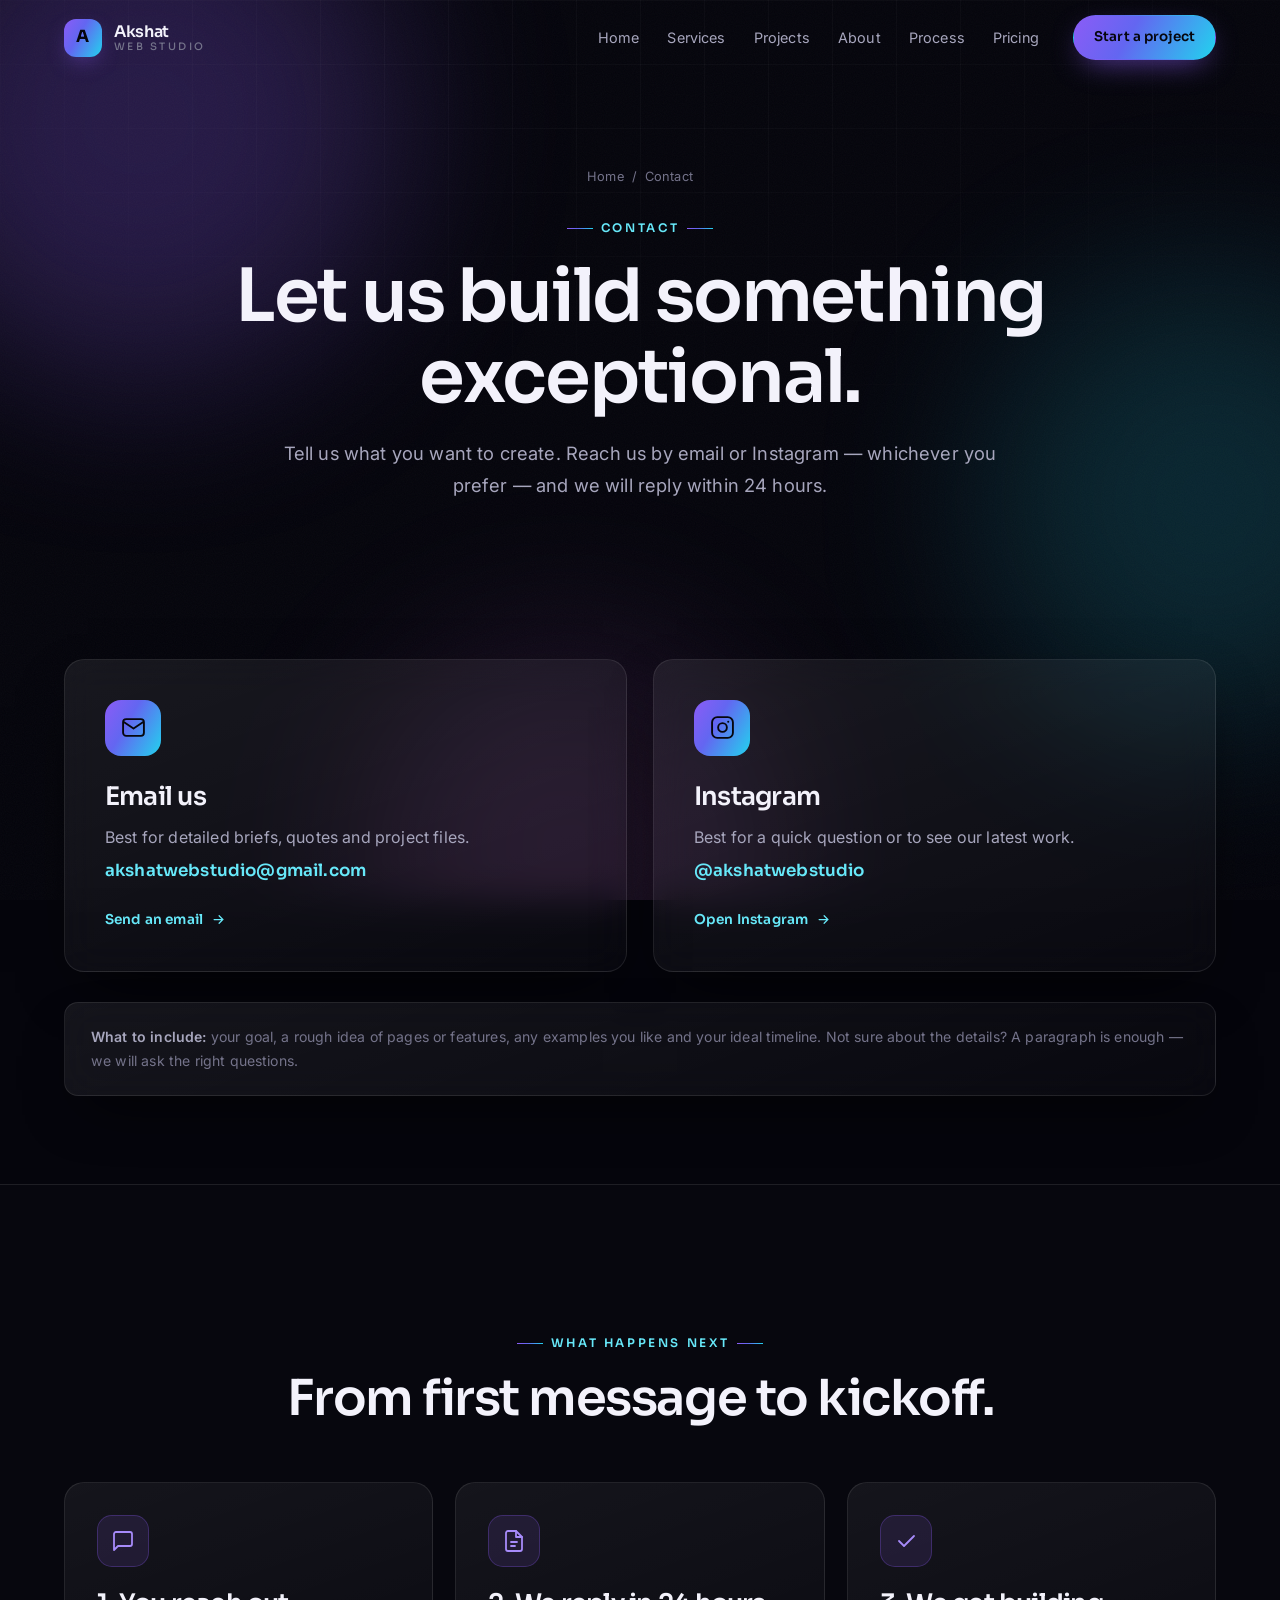
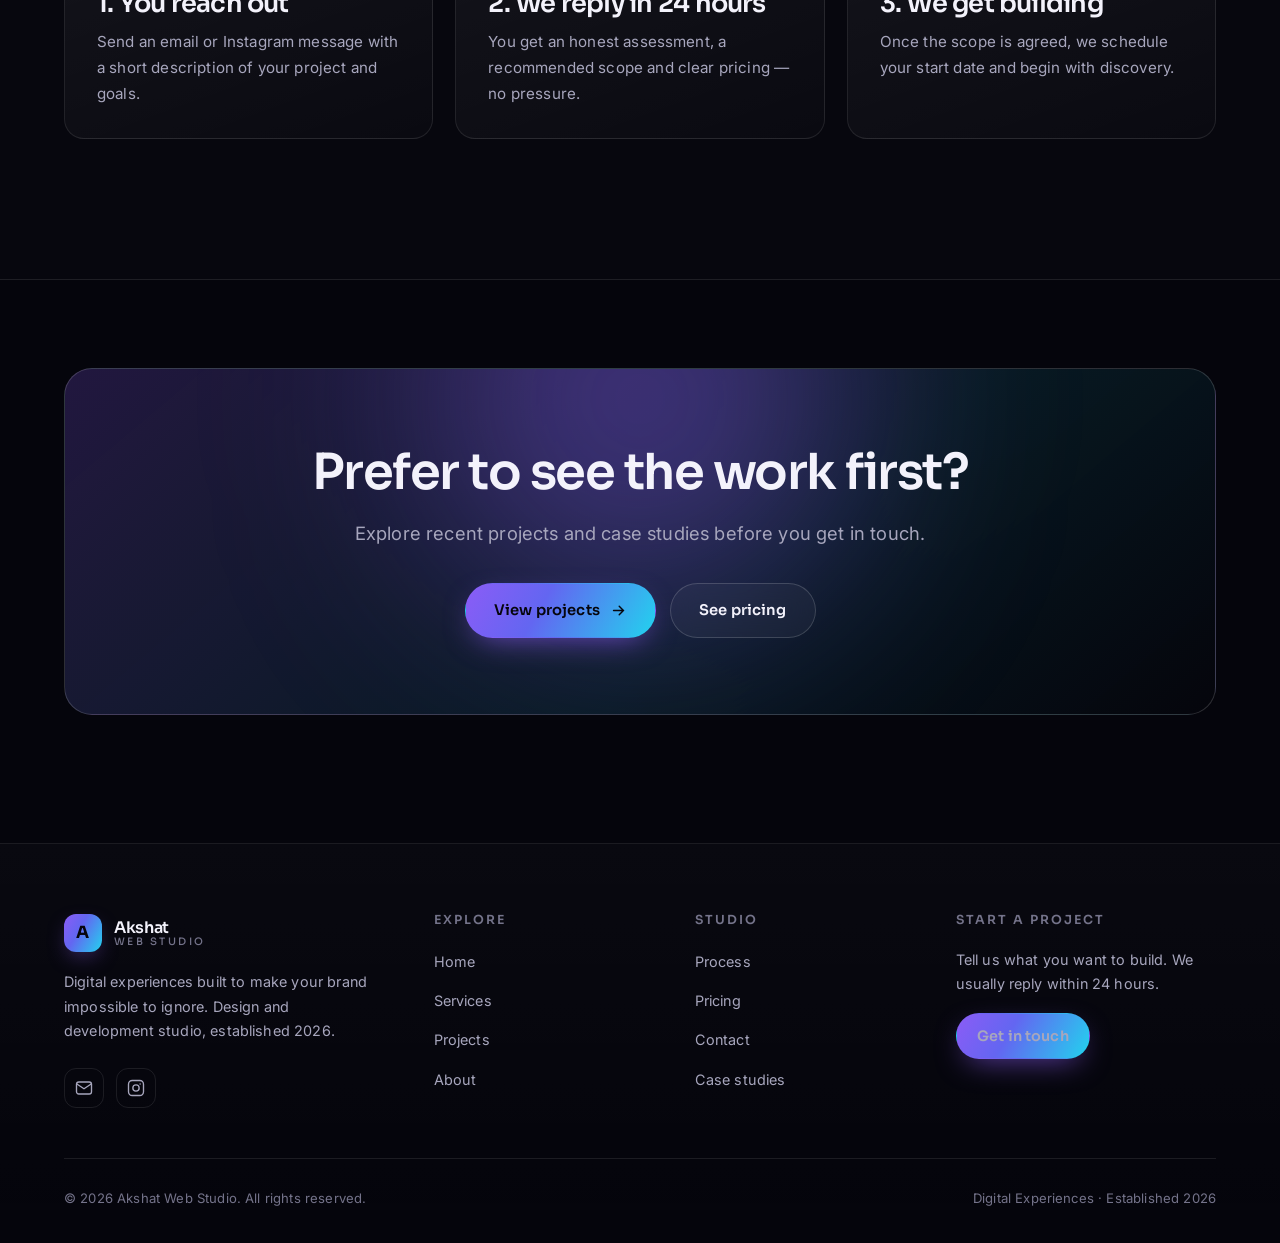
<file: contact.html>
<!DOCTYPE html>
<html lang="en">
<head>
  <meta charset="UTF-8" />
  <meta name="viewport" content="width=device-width, initial-scale=1" />
  <title>Contact — Start Your Project | Akshat Web Studio</title>
  <meta name="description" content="Contact Akshat Web Studio by email at akshatwebstudio@gmail.com or on Instagram @akshatwebstudio. We usually reply within 24 hours." />
  <meta name="theme-color" content="#05050c" />
  <link rel="canonical" href="https://akshatwebstudio.com/contact.html" />
  <meta property="og:type" content="website" />
  <meta property="og:title" content="Contact | Akshat Web Studio" />
  <meta property="og:description" content="Tell us about your project. We usually reply within 24 hours." />
  <meta property="og:url" content="https://akshatwebstudio.com/contact.html" />
  <link rel="icon" href="assets/img/favicon.svg" type="image/svg+xml" />
  <link rel="preconnect" href="https://fonts.googleapis.com" />
  <link rel="preconnect" href="https://fonts.gstatic.com" crossorigin />
  <link href="https://fonts.googleapis.com/css2?family=Sora:wght@400;500;600;700&family=Inter:wght@400;500;600&display=swap" rel="stylesheet" />
  <link rel="stylesheet" href="assets/css/styles.css" />
</head>
<body>
  <a class="skip-link" href="#main">Skip to content</a>
  <div class="scroll-progress" aria-hidden="true"></div>
  <div class="bg-fx" aria-hidden="true"><span class="orb orb--1"></span><span class="orb orb--2"></span><span class="orb orb--3"></span></div>
  <div class="noise" aria-hidden="true"></div>

  <header class="site-header" id="siteHeader">
    <div class="container header-inner">
      <a class="brand" href="index.html" aria-label="Akshat Web Studio home"><span class="brand-mark" aria-hidden="true">A</span><span class="brand-text">Akshat<span>Web Studio</span></span></a>
      <nav class="nav" id="primaryNav" aria-label="Primary">
        <ul class="nav-list">
          <li><a href="index.html">Home</a></li>
          <li><a href="services.html">Services</a></li>
          <li><a href="projects.html">Projects</a></li>
          <li><a href="about.html">About</a></li>
          <li><a href="process.html">Process</a></li>
          <li><a href="pricing.html">Pricing</a></li>
        </ul>
        <a class="btn btn-primary btn-sm nav-cta" href="contact.html">Start a project</a>
      </nav>
      <button class="nav-toggle" id="navToggle" type="button" aria-expanded="false" aria-controls="primaryNav" aria-label="Open menu"><span></span><span></span><span></span></button>
    </div>
  </header>

  <main id="main">
    <section class="page-hero">
      <div class="container">
        <nav class="breadcrumb" aria-label="Breadcrumb"><a href="index.html">Home</a><span aria-hidden="true">/</span><span>Contact</span></nav>
        <span class="eyebrow eyebrow--center" data-reveal>Contact</span>
        <h1 data-reveal>Let us build something exceptional.</h1>
        <p class="lead" data-reveal style="--delay:80ms">Tell us what you want to create. Reach us by email or Instagram — whichever you prefer — and we will reply within 24 hours.</p>
      </div>
    </section>

    <section class="section section--tight">
      <div class="container">
        <div class="contact-grid">
          <a class="contact-card glass" href="mailto:akshatwebstudio@gmail.com?subject=Project%20enquiry%20for%20Akshat%20Web%20Studio" data-reveal>
            <span class="cc-icon" aria-hidden="true"><svg viewBox="0 0 24 24" fill="none" stroke="currentColor" stroke-width="1.8" stroke-linecap="round" stroke-linejoin="round"><rect x="2" y="4" width="20" height="16" rx="3"/><path d="M3 7l9 6 9-6"/></svg></span>
            <h3>Email us</h3>
            <p>Best for detailed briefs, quotes and project files.</p>
            <span class="cc-value">akshatwebstudio@gmail.com</span>
            <span class="card-link">Send an email <svg viewBox="0 0 24 24" fill="none" stroke="currentColor" stroke-width="2" stroke-linecap="round" aria-hidden="true"><path d="M5 12h14M13 6l6 6-6 6"/></svg></span>
          </a>
          <a class="contact-card glass" href="https://www.instagram.com/akshatwebstudio/" target="_blank" rel="noopener" data-reveal style="--delay:80ms">
            <span class="cc-icon" aria-hidden="true"><svg viewBox="0 0 24 24" fill="none" stroke="currentColor" stroke-width="1.8" stroke-linecap="round" stroke-linejoin="round"><rect x="2" y="2" width="20" height="20" rx="5"/><circle cx="12" cy="12" r="4.2"/><circle cx="17.5" cy="6.5" r="1" fill="currentColor" stroke="none"/></svg></span>
            <h3>Instagram</h3>
            <p>Best for a quick question or to see our latest work.</p>
            <span class="cc-value">@akshatwebstudio</span>
            <span class="card-link">Open Instagram <svg viewBox="0 0 24 24" fill="none" stroke="currentColor" stroke-width="2" stroke-linecap="round" aria-hidden="true"><path d="M5 12h14M13 6l6 6-6 6"/></svg></span>
          </a>
        </div>

        <div class="contact-note glass" data-reveal>
          <strong>What to include:</strong> your goal, a rough idea of pages or features, any examples you like and your ideal timeline. Not sure about the details? A paragraph is enough — we will ask the right questions.
        </div>
      </div>
    </section>

    <section class="section" style="background:rgba(255,255,255,.012);border-block:1px solid var(--stroke)">
      <div class="container">
        <div class="section-head section-head--center" data-reveal>
          <span class="eyebrow eyebrow--center">What happens next</span>
          <h2>From first message to kickoff.</h2>
        </div>
        <div class="grid grid-3">
          <article class="card" data-reveal>
            <span class="card-icon" aria-hidden="true"><svg viewBox="0 0 24 24" fill="none" stroke="currentColor" stroke-width="1.8" stroke-linecap="round" stroke-linejoin="round"><path d="M21 15a2 2 0 01-2 2H7l-4 4V5a2 2 0 012-2h14a2 2 0 012 2z"/></svg></span>
            <h3>1. You reach out</h3>
            <p>Send an email or Instagram message with a short description of your project and goals.</p>
          </article>
          <article class="card" data-reveal style="--delay:80ms">
            <span class="card-icon" aria-hidden="true"><svg viewBox="0 0 24 24" fill="none" stroke="currentColor" stroke-width="1.8" stroke-linecap="round" stroke-linejoin="round"><path d="M14 2H6a2 2 0 00-2 2v16a2 2 0 002 2h12a2 2 0 002-2V8z"/><path d="M14 2v6h6M9 13h6M9 17h4"/></svg></span>
            <h3>2. We reply in 24 hours</h3>
            <p>You get an honest assessment, a recommended scope and clear pricing — no pressure.</p>
          </article>
          <article class="card" data-reveal style="--delay:160ms">
            <span class="card-icon" aria-hidden="true"><svg viewBox="0 0 24 24" fill="none" stroke="currentColor" stroke-width="1.8" stroke-linecap="round" stroke-linejoin="round"><path d="M5 12l5 5L20 7"/></svg></span>
            <h3>3. We get building</h3>
            <p>Once the scope is agreed, we schedule your start date and begin with discovery.</p>
          </article>
        </div>
      </div>
    </section>

    <section class="section section--tight">
      <div class="container">
        <div class="cta-banner" data-reveal>
          <h2>Prefer to see the work first?</h2>
          <p class="lead">Explore recent projects and case studies before you get in touch.</p>
          <div class="cta-actions">
            <a class="btn btn-primary" href="projects.html">View projects
              <svg viewBox="0 0 24 24" fill="none" stroke="currentColor" stroke-width="2" stroke-linecap="round" aria-hidden="true"><path d="M5 12h14M13 6l6 6-6 6"/></svg>
            </a>
            <a class="btn btn-ghost" href="pricing.html">See pricing</a>
          </div>
        </div>
      </div>
    </section>
  </main>

  <footer class="site-footer">
    <div class="container">
      <div class="footer-grid">
        <div class="footer-brand">
          <a class="brand" href="index.html" aria-label="Akshat Web Studio home"><span class="brand-mark" aria-hidden="true">A</span><span class="brand-text">Akshat<span>Web Studio</span></span></a>
          <p>Digital experiences built to make your brand impossible to ignore. Design and development studio, established 2026.</p>
          <div class="footer-social">
            <a href="mailto:akshatwebstudio@gmail.com" aria-label="Email Akshat Web Studio"><svg viewBox="0 0 24 24" fill="none" stroke="currentColor" stroke-width="1.8" stroke-linecap="round" stroke-linejoin="round"><rect x="2" y="4" width="20" height="16" rx="3"/><path d="M3 7l9 6 9-6"/></svg></a>
            <a href="https://www.instagram.com/akshatwebstudio/" target="_blank" rel="noopener" aria-label="Akshat Web Studio on Instagram"><svg viewBox="0 0 24 24" fill="none" stroke="currentColor" stroke-width="1.8" stroke-linecap="round" stroke-linejoin="round"><rect x="2" y="2" width="20" height="20" rx="5"/><circle cx="12" cy="12" r="4.2"/><circle cx="17.5" cy="6.5" r="1" fill="currentColor" stroke="none"/></svg></a>
          </div>
        </div>
        <div class="footer-col"><h4>Explore</h4><ul><li><a href="index.html">Home</a></li><li><a href="services.html">Services</a></li><li><a href="projects.html">Projects</a></li><li><a href="about.html">About</a></li></ul></div>
        <div class="footer-col"><h4>Studio</h4><ul><li><a href="process.html">Process</a></li><li><a href="pricing.html">Pricing</a></li><li><a href="contact.html">Contact</a></li><li><a href="projects.html">Case studies</a></li></ul></div>
        <div class="footer-col"><h4>Start a project</h4><p>Tell us what you want to build. We usually reply within 24 hours.</p><a class="btn btn-primary btn-sm" href="contact.html">Get in touch</a></div>
      </div>
      <div class="footer-bottom">
        <span>&copy; <span data-year>2026</span> Akshat Web Studio. All rights reserved.</span>
        <span>Digital Experiences &middot; Established 2026</span>
      </div>
    </div>
  </footer>
  <script src="assets/js/main.js" defer></script>
</body>
</html>
</file>
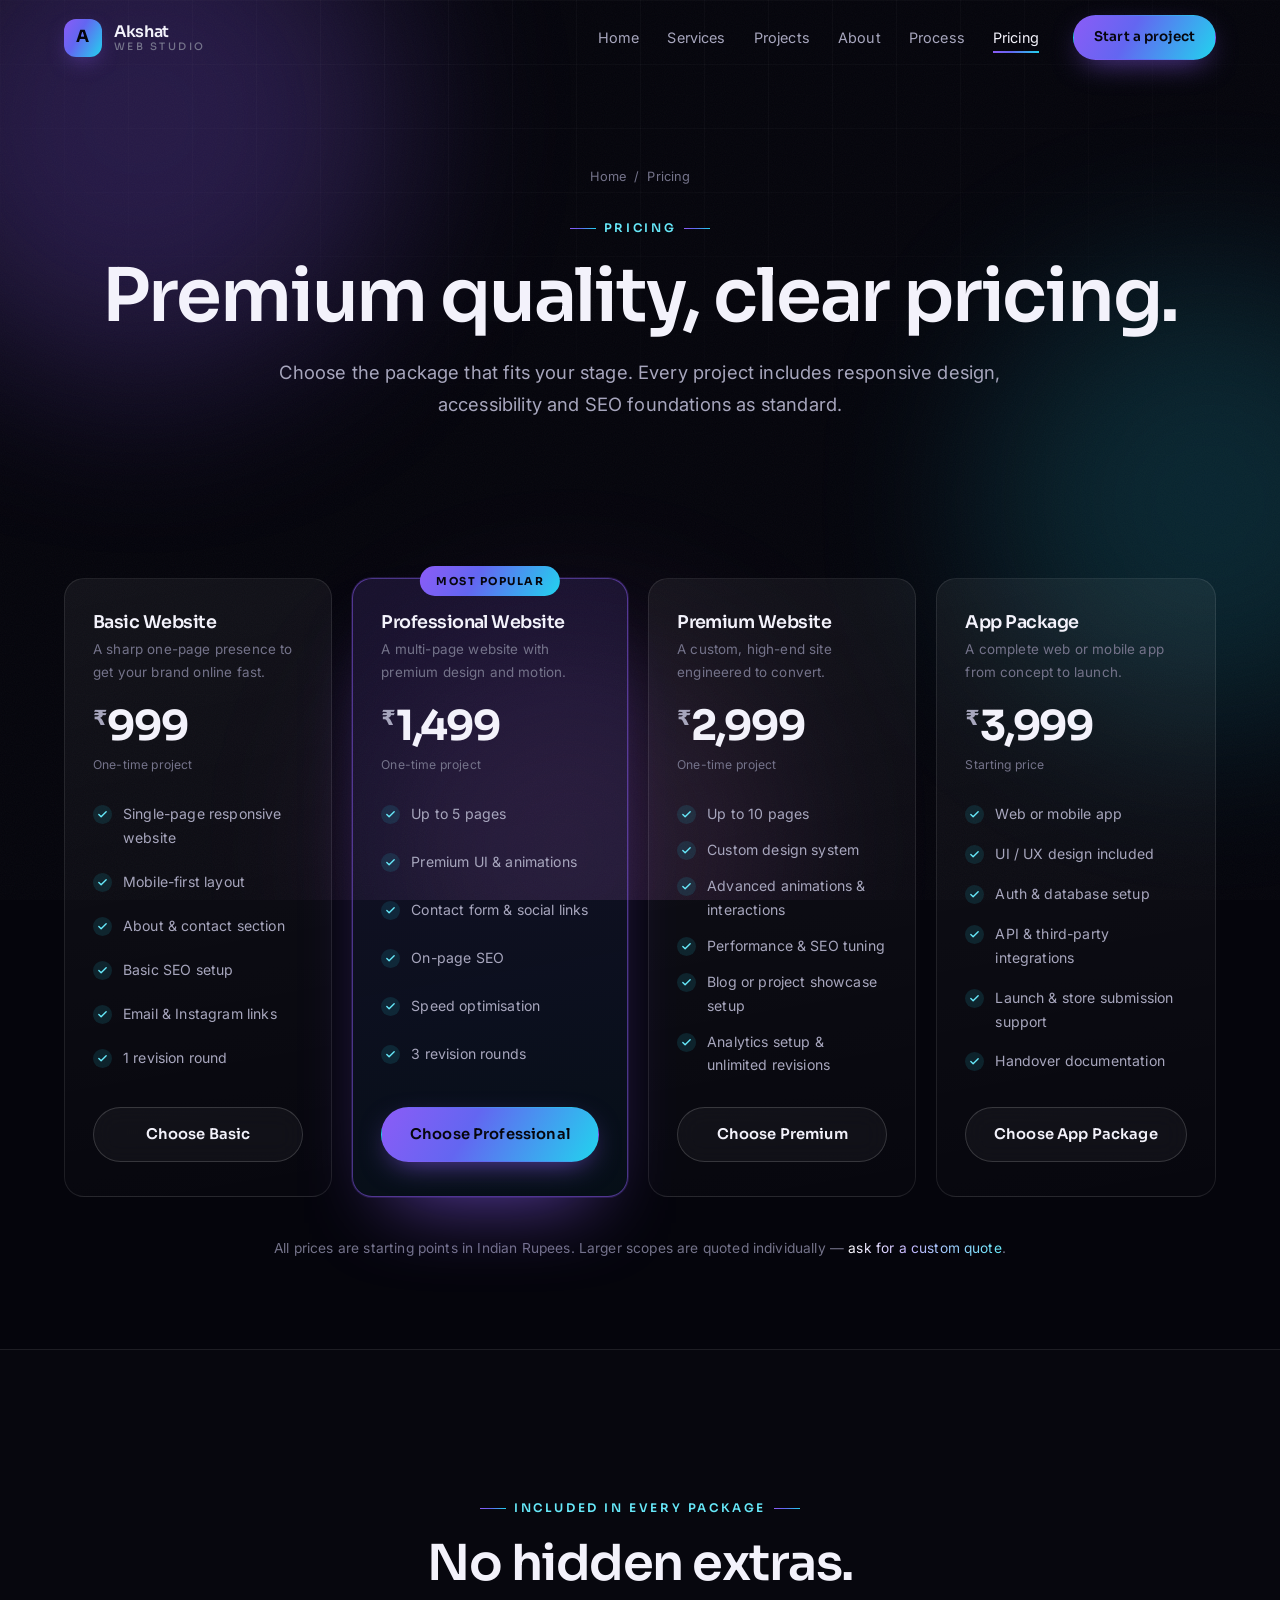
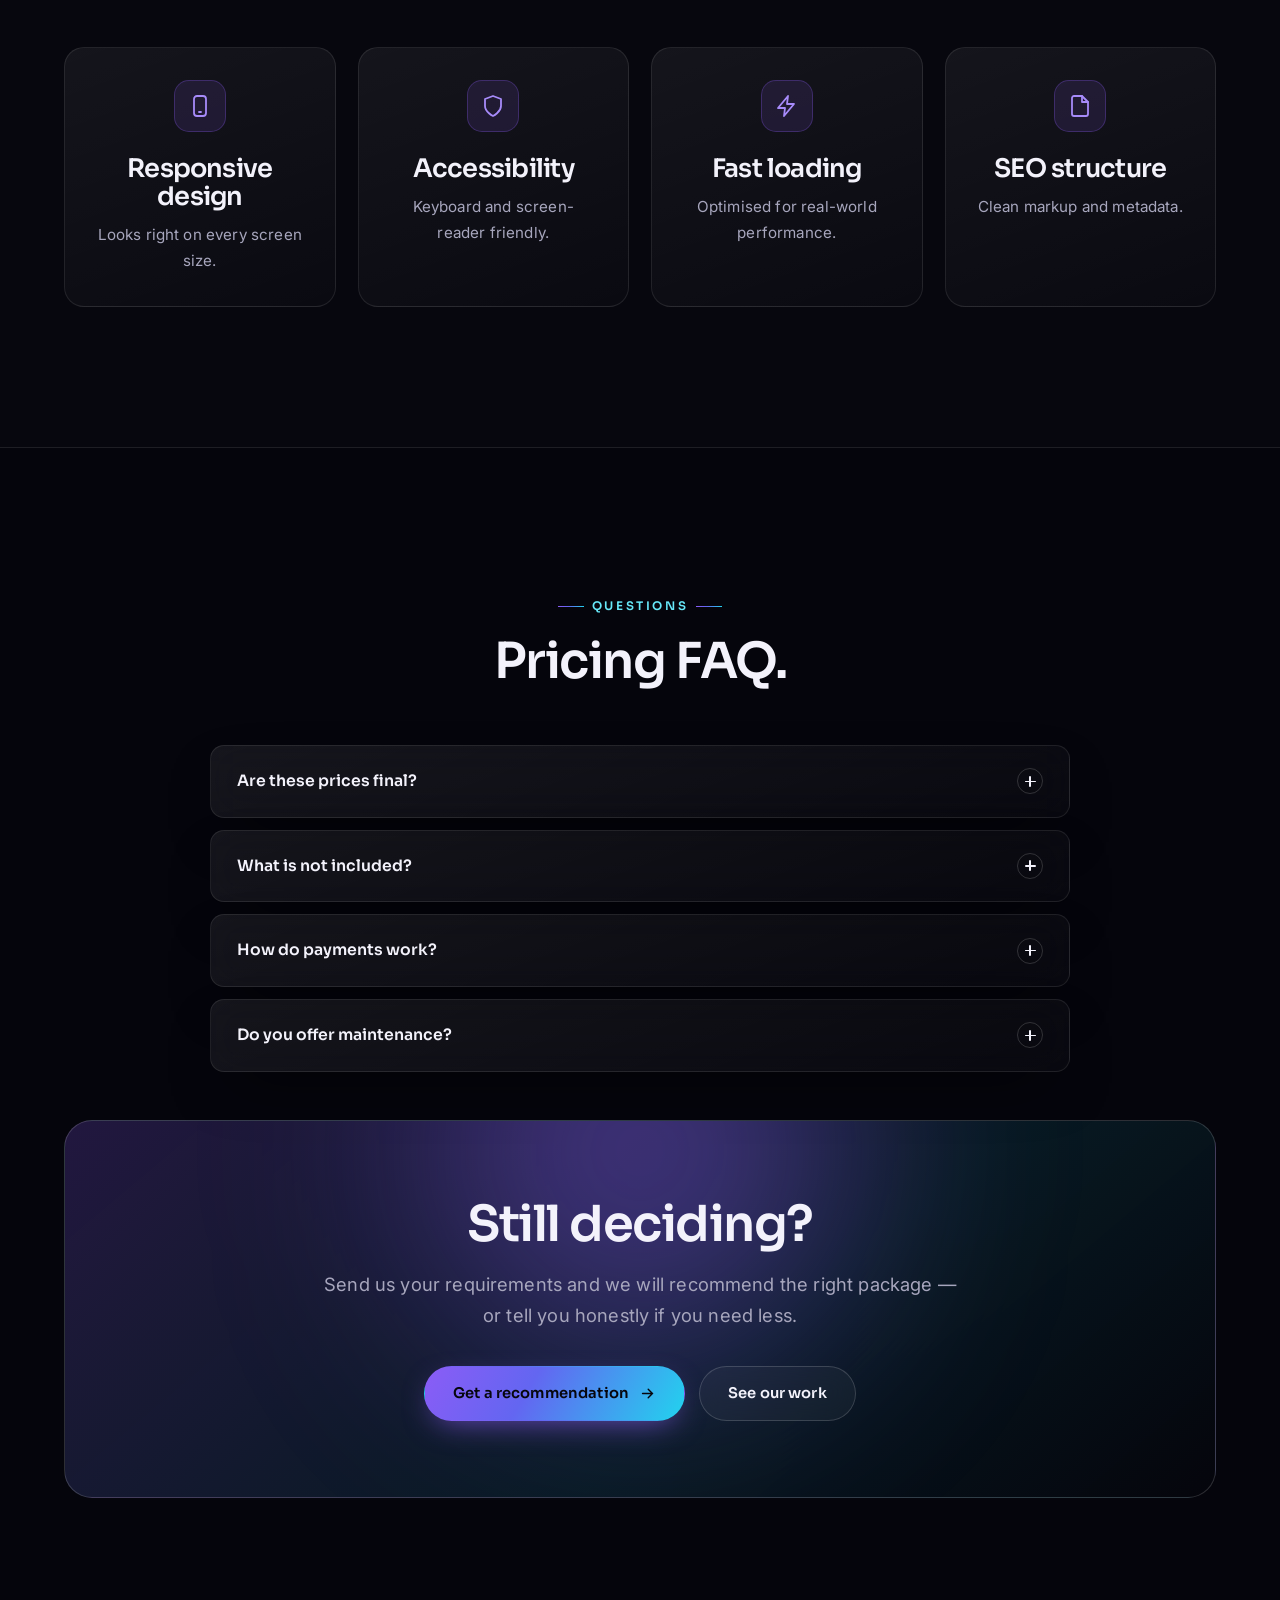
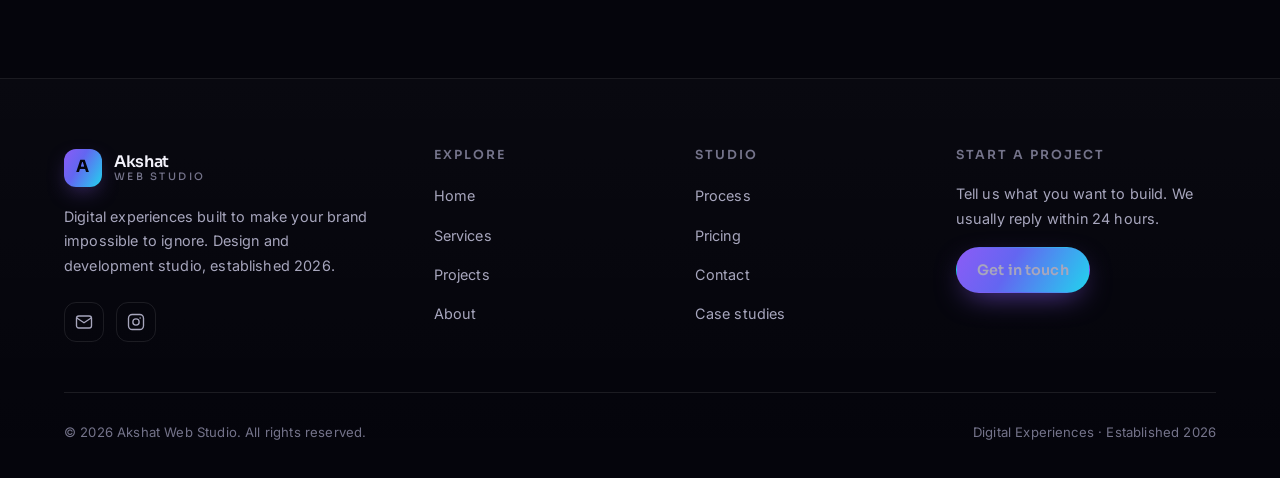
<file: pricing.html>
<!DOCTYPE html>
<html lang="en">
<head>
  <meta charset="UTF-8" />
  <meta name="viewport" content="width=device-width, initial-scale=1" />
  <title>Pricing — Website &amp; App Packages from ₹999 | Akshat Web Studio</title>
  <meta name="description" content="Transparent pricing from Akshat Web Studio: Basic Website ₹999, Professional Website ₹1,499, Premium Website ₹2,999 and App Package from ₹3,999." />
  <meta name="theme-color" content="#05050c" />
  <link rel="canonical" href="https://akshatwebstudio.com/pricing.html" />
  <meta property="og:type" content="website" />
  <meta property="og:title" content="Pricing | Akshat Web Studio" />
  <meta property="og:description" content="Clear website and app packages with no surprises." />
  <meta property="og:url" content="https://akshatwebstudio.com/pricing.html" />
  <link rel="icon" href="assets/img/favicon.svg" type="image/svg+xml" />
  <link rel="preconnect" href="https://fonts.googleapis.com" />
  <link rel="preconnect" href="https://fonts.gstatic.com" crossorigin />
  <link href="https://fonts.googleapis.com/css2?family=Sora:wght@400;500;600;700&family=Inter:wght@400;500;600&display=swap" rel="stylesheet" />
  <link rel="stylesheet" href="assets/css/styles.css" />
</head>
<body>
  <a class="skip-link" href="#main">Skip to content</a>
  <div class="scroll-progress" aria-hidden="true"></div>
  <div class="bg-fx" aria-hidden="true"><span class="orb orb--1"></span><span class="orb orb--2"></span><span class="orb orb--3"></span></div>
  <div class="noise" aria-hidden="true"></div>

  <header class="site-header" id="siteHeader">
    <div class="container header-inner">
      <a class="brand" href="index.html" aria-label="Akshat Web Studio home"><span class="brand-mark" aria-hidden="true">A</span><span class="brand-text">Akshat<span>Web Studio</span></span></a>
      <nav class="nav" id="primaryNav" aria-label="Primary">
        <ul class="nav-list">
          <li><a href="index.html">Home</a></li>
          <li><a href="services.html">Services</a></li>
          <li><a href="projects.html">Projects</a></li>
          <li><a href="about.html">About</a></li>
          <li><a href="process.html">Process</a></li>
          <li><a href="pricing.html">Pricing</a></li>
        </ul>
        <a class="btn btn-primary btn-sm nav-cta" href="contact.html">Start a project</a>
      </nav>
      <button class="nav-toggle" id="navToggle" type="button" aria-expanded="false" aria-controls="primaryNav" aria-label="Open menu"><span></span><span></span><span></span></button>
    </div>
  </header>

  <main id="main">
    <section class="page-hero">
      <div class="container">
        <nav class="breadcrumb" aria-label="Breadcrumb"><a href="index.html">Home</a><span aria-hidden="true">/</span><span>Pricing</span></nav>
        <span class="eyebrow eyebrow--center" data-reveal>Pricing</span>
        <h1 data-reveal>Premium quality, clear pricing.</h1>
        <p class="lead" data-reveal style="--delay:80ms">Choose the package that fits your stage. Every project includes responsive design, accessibility and SEO foundations as standard.</p>
      </div>
    </section>

    <section class="section section--tight">
      <div class="container">
        <div class="pricing-grid">
          <article class="price-card" id="basic" data-reveal>
            <h3 class="price-name">Basic Website</h3>
            <p class="price-desc">A sharp one-page presence to get your brand online fast.</p>
            <div class="price-amount"><span class="cur">₹</span>999</div>
            <p class="price-note">One-time project</p>
            <ul class="price-features">
              <li><span class="check" aria-hidden="true"><svg viewBox="0 0 24 24" fill="none" stroke="currentColor" stroke-width="3" stroke-linecap="round" stroke-linejoin="round"><path d="M20 6L9 17l-5-5"/></svg></span>Single-page responsive website</li>
              <li><span class="check" aria-hidden="true"><svg viewBox="0 0 24 24" fill="none" stroke="currentColor" stroke-width="3" stroke-linecap="round" stroke-linejoin="round"><path d="M20 6L9 17l-5-5"/></svg></span>Mobile-first layout</li>
              <li><span class="check" aria-hidden="true"><svg viewBox="0 0 24 24" fill="none" stroke="currentColor" stroke-width="3" stroke-linecap="round" stroke-linejoin="round"><path d="M20 6L9 17l-5-5"/></svg></span>About &amp; contact section</li>
              <li><span class="check" aria-hidden="true"><svg viewBox="0 0 24 24" fill="none" stroke="currentColor" stroke-width="3" stroke-linecap="round" stroke-linejoin="round"><path d="M20 6L9 17l-5-5"/></svg></span>Basic SEO setup</li>
              <li><span class="check" aria-hidden="true"><svg viewBox="0 0 24 24" fill="none" stroke="currentColor" stroke-width="3" stroke-linecap="round" stroke-linejoin="round"><path d="M20 6L9 17l-5-5"/></svg></span>Email &amp; Instagram links</li>
              <li><span class="check" aria-hidden="true"><svg viewBox="0 0 24 24" fill="none" stroke="currentColor" stroke-width="3" stroke-linecap="round" stroke-linejoin="round"><path d="M20 6L9 17l-5-5"/></svg></span>1 revision round</li>
            </ul>
            <a class="btn btn-ghost btn-block" href="contact.html?package=basic">Choose Basic</a>
          </article>

          <article class="price-card is-featured" id="professional" data-reveal style="--delay:80ms">
            <span class="price-badge">Most popular</span>
            <h3 class="price-name">Professional Website</h3>
            <p class="price-desc">A multi-page website with premium design and motion.</p>
            <div class="price-amount"><span class="cur">₹</span>1,499</div>
            <p class="price-note">One-time project</p>
            <ul class="price-features">
              <li><span class="check" aria-hidden="true"><svg viewBox="0 0 24 24" fill="none" stroke="currentColor" stroke-width="3" stroke-linecap="round" stroke-linejoin="round"><path d="M20 6L9 17l-5-5"/></svg></span>Up to 5 pages</li>
              <li><span class="check" aria-hidden="true"><svg viewBox="0 0 24 24" fill="none" stroke="currentColor" stroke-width="3" stroke-linecap="round" stroke-linejoin="round"><path d="M20 6L9 17l-5-5"/></svg></span>Premium UI &amp; animations</li>
              <li><span class="check" aria-hidden="true"><svg viewBox="0 0 24 24" fill="none" stroke="currentColor" stroke-width="3" stroke-linecap="round" stroke-linejoin="round"><path d="M20 6L9 17l-5-5"/></svg></span>Contact form &amp; social links</li>
              <li><span class="check" aria-hidden="true"><svg viewBox="0 0 24 24" fill="none" stroke="currentColor" stroke-width="3" stroke-linecap="round" stroke-linejoin="round"><path d="M20 6L9 17l-5-5"/></svg></span>On-page SEO</li>
              <li><span class="check" aria-hidden="true"><svg viewBox="0 0 24 24" fill="none" stroke="currentColor" stroke-width="3" stroke-linecap="round" stroke-linejoin="round"><path d="M20 6L9 17l-5-5"/></svg></span>Speed optimisation</li>
              <li><span class="check" aria-hidden="true"><svg viewBox="0 0 24 24" fill="none" stroke="currentColor" stroke-width="3" stroke-linecap="round" stroke-linejoin="round"><path d="M20 6L9 17l-5-5"/></svg></span>3 revision rounds</li>
            </ul>
            <a class="btn btn-primary btn-block" href="contact.html?package=professional">Choose Professional</a>
          </article>

          <article class="price-card" id="premium" data-reveal style="--delay:160ms">
            <h3 class="price-name">Premium Website</h3>
            <p class="price-desc">A custom, high-end site engineered to convert.</p>
            <div class="price-amount"><span class="cur">₹</span>2,999</div>
            <p class="price-note">One-time project</p>
            <ul class="price-features">
              <li><span class="check" aria-hidden="true"><svg viewBox="0 0 24 24" fill="none" stroke="currentColor" stroke-width="3" stroke-linecap="round" stroke-linejoin="round"><path d="M20 6L9 17l-5-5"/></svg></span>Up to 10 pages</li>
              <li><span class="check" aria-hidden="true"><svg viewBox="0 0 24 24" fill="none" stroke="currentColor" stroke-width="3" stroke-linecap="round" stroke-linejoin="round"><path d="M20 6L9 17l-5-5"/></svg></span>Custom design system</li>
              <li><span class="check" aria-hidden="true"><svg viewBox="0 0 24 24" fill="none" stroke="currentColor" stroke-width="3" stroke-linecap="round" stroke-linejoin="round"><path d="M20 6L9 17l-5-5"/></svg></span>Advanced animations &amp; interactions</li>
              <li><span class="check" aria-hidden="true"><svg viewBox="0 0 24 24" fill="none" stroke="currentColor" stroke-width="3" stroke-linecap="round" stroke-linejoin="round"><path d="M20 6L9 17l-5-5"/></svg></span>Performance &amp; SEO tuning</li>
              <li><span class="check" aria-hidden="true"><svg viewBox="0 0 24 24" fill="none" stroke="currentColor" stroke-width="3" stroke-linecap="round" stroke-linejoin="round"><path d="M20 6L9 17l-5-5"/></svg></span>Blog or project showcase setup</li>
              <li><span class="check" aria-hidden="true"><svg viewBox="0 0 24 24" fill="none" stroke="currentColor" stroke-width="3" stroke-linecap="round" stroke-linejoin="round"><path d="M20 6L9 17l-5-5"/></svg></span>Analytics setup &amp; unlimited revisions</li>
            </ul>
            <a class="btn btn-ghost btn-block" href="contact.html?package=premium">Choose Premium</a>
          </article>

          <article class="price-card" id="app" data-reveal style="--delay:240ms">
            <h3 class="price-name">App Package</h3>
            <p class="price-desc">A complete web or mobile app from concept to launch.</p>
            <div class="price-amount"><span class="cur">₹</span>3,999</div>
            <p class="price-note">Starting price</p>
            <ul class="price-features">
              <li><span class="check" aria-hidden="true"><svg viewBox="0 0 24 24" fill="none" stroke="currentColor" stroke-width="3" stroke-linecap="round" stroke-linejoin="round"><path d="M20 6L9 17l-5-5"/></svg></span>Web or mobile app</li>
              <li><span class="check" aria-hidden="true"><svg viewBox="0 0 24 24" fill="none" stroke="currentColor" stroke-width="3" stroke-linecap="round" stroke-linejoin="round"><path d="M20 6L9 17l-5-5"/></svg></span>UI / UX design included</li>
              <li><span class="check" aria-hidden="true"><svg viewBox="0 0 24 24" fill="none" stroke="currentColor" stroke-width="3" stroke-linecap="round" stroke-linejoin="round"><path d="M20 6L9 17l-5-5"/></svg></span>Auth &amp; database setup</li>
              <li><span class="check" aria-hidden="true"><svg viewBox="0 0 24 24" fill="none" stroke="currentColor" stroke-width="3" stroke-linecap="round" stroke-linejoin="round"><path d="M20 6L9 17l-5-5"/></svg></span>API &amp; third-party integrations</li>
              <li><span class="check" aria-hidden="true"><svg viewBox="0 0 24 24" fill="none" stroke="currentColor" stroke-width="3" stroke-linecap="round" stroke-linejoin="round"><path d="M20 6L9 17l-5-5"/></svg></span>Launch &amp; store submission support</li>
              <li><span class="check" aria-hidden="true"><svg viewBox="0 0 24 24" fill="none" stroke="currentColor" stroke-width="3" stroke-linecap="round" stroke-linejoin="round"><path d="M20 6L9 17l-5-5"/></svg></span>Handover documentation</li>
            </ul>
            <a class="btn btn-ghost btn-block" href="contact.html?package=app">Choose App Package</a>
          </article>
        </div>
        <p class="price-footnote" data-reveal>All prices are starting points in Indian Rupees. Larger scopes are quoted individually — <a class="grad-text" href="contact.html">ask for a custom quote</a>.</p>
      </div>
    </section>

    <section class="section" style="background:rgba(255,255,255,.012);border-block:1px solid var(--stroke)">
      <div class="container">
        <div class="section-head section-head--center" data-reveal>
          <span class="eyebrow eyebrow--center">Included in every package</span>
          <h2>No hidden extras.</h2>
        </div>
        <div class="grid grid-4">
          <article class="card text-center" data-reveal><span class="card-icon" style="margin-inline:auto" aria-hidden="true"><svg viewBox="0 0 24 24" fill="none" stroke="currentColor" stroke-width="1.8" stroke-linecap="round" stroke-linejoin="round"><rect x="6" y="2" width="12" height="20" rx="3"/><path d="M11 18h2"/></svg></span><h3>Responsive design</h3><p>Looks right on every screen size.</p></article>
          <article class="card text-center" data-reveal style="--delay:60ms"><span class="card-icon" style="margin-inline:auto" aria-hidden="true"><svg viewBox="0 0 24 24" fill="none" stroke="currentColor" stroke-width="1.8" stroke-linecap="round" stroke-linejoin="round"><path d="M12 22s8-4 8-10V5l-8-3-8 3v7c0 6 8 10 8 10z"/></svg></span><h3>Accessibility</h3><p>Keyboard and screen-reader friendly.</p></article>
          <article class="card text-center" data-reveal style="--delay:120ms"><span class="card-icon" style="margin-inline:auto" aria-hidden="true"><svg viewBox="0 0 24 24" fill="none" stroke="currentColor" stroke-width="1.8" stroke-linecap="round" stroke-linejoin="round"><path d="M13 2L3 14h7l-1 8 10-12h-7l1-8z"/></svg></span><h3>Fast loading</h3><p>Optimised for real-world performance.</p></article>
          <article class="card text-center" data-reveal style="--delay:180ms"><span class="card-icon" style="margin-inline:auto" aria-hidden="true"><svg viewBox="0 0 24 24" fill="none" stroke="currentColor" stroke-width="1.8" stroke-linecap="round" stroke-linejoin="round"><path d="M14 2H6a2 2 0 00-2 2v16a2 2 0 002 2h12a2 2 0 002-2V8z"/><path d="M14 2v6h6"/></svg></span><h3>SEO structure</h3><p>Clean markup and metadata.</p></article>
        </div>
      </div>
    </section>

    <section class="section">
      <div class="container">
        <div class="section-head section-head--center" data-reveal>
          <span class="eyebrow eyebrow--center">Questions</span>
          <h2>Pricing FAQ.</h2>
        </div>
        <div class="faq">
          <div class="faq-item glass" data-reveal><button class="faq-q" type="button">Are these prices final?<span class="faq-icon" aria-hidden="true"></span></button><div class="faq-a"><p>They are starting prices for the scope described. If your project needs extra pages, integrations or content work, we will send a clear custom quote before starting anything.</p></div></div>
          <div class="faq-item glass" data-reveal><button class="faq-q" type="button">What is not included?<span class="faq-icon" aria-hidden="true"></span></button><div class="faq-a"><p>Domain, hosting and premium third-party services are billed separately at cost. We will recommend affordable options and never mark them up.</p></div></div>
          <div class="faq-item glass" data-reveal><button class="faq-q" type="button">How do payments work?<span class="faq-icon" aria-hidden="true"></span></button><div class="faq-a"><p>A deposit reserves your build slot, with the balance due on delivery. App packages can be split across milestones for larger scopes.</p></div></div>
          <div class="faq-item glass" data-reveal><button class="faq-q" type="button">Do you offer maintenance?<span class="faq-icon" aria-hidden="true"></span></button><div class="faq-a"><p>Yes. After launch you can request updates, new pages and improvements at a simple hourly or retainer rate. Email akshatwebstudio@gmail.com for details.</p></div></div>
        </div>
        <div class="cta-banner mt-48" data-reveal>
          <h2>Still deciding?</h2>
          <p class="lead">Send us your requirements and we will recommend the right package — or tell you honestly if you need less.</p>
          <div class="cta-actions">
            <a class="btn btn-primary" href="contact.html">Get a recommendation
              <svg viewBox="0 0 24 24" fill="none" stroke="currentColor" stroke-width="2" stroke-linecap="round" aria-hidden="true"><path d="M5 12h14M13 6l6 6-6 6"/></svg>
            </a>
            <a class="btn btn-ghost" href="projects.html">See our work</a>
          </div>
        </div>
      </div>
    </section>
  </main>

  <footer class="site-footer">
    <div class="container">
      <div class="footer-grid">
        <div class="footer-brand">
          <a class="brand" href="index.html" aria-label="Akshat Web Studio home"><span class="brand-mark" aria-hidden="true">A</span><span class="brand-text">Akshat<span>Web Studio</span></span></a>
          <p>Digital experiences built to make your brand impossible to ignore. Design and development studio, established 2026.</p>
          <div class="footer-social">
            <a href="mailto:akshatwebstudio@gmail.com" aria-label="Email Akshat Web Studio"><svg viewBox="0 0 24 24" fill="none" stroke="currentColor" stroke-width="1.8" stroke-linecap="round" stroke-linejoin="round"><rect x="2" y="4" width="20" height="16" rx="3"/><path d="M3 7l9 6 9-6"/></svg></a>
            <a href="https://www.instagram.com/akshatwebstudio/" target="_blank" rel="noopener" aria-label="Akshat Web Studio on Instagram"><svg viewBox="0 0 24 24" fill="none" stroke="currentColor" stroke-width="1.8" stroke-linecap="round" stroke-linejoin="round"><rect x="2" y="2" width="20" height="20" rx="5"/><circle cx="12" cy="12" r="4.2"/><circle cx="17.5" cy="6.5" r="1" fill="currentColor" stroke="none"/></svg></a>
          </div>
        </div>
        <div class="footer-col"><h4>Explore</h4><ul><li><a href="index.html">Home</a></li><li><a href="services.html">Services</a></li><li><a href="projects.html">Projects</a></li><li><a href="about.html">About</a></li></ul></div>
        <div class="footer-col"><h4>Studio</h4><ul><li><a href="process.html">Process</a></li><li><a href="pricing.html">Pricing</a></li><li><a href="contact.html">Contact</a></li><li><a href="projects.html">Case studies</a></li></ul></div>
        <div class="footer-col"><h4>Start a project</h4><p>Tell us what you want to build. We usually reply within 24 hours.</p><a class="btn btn-primary btn-sm" href="contact.html">Get in touch</a></div>
      </div>
      <div class="footer-bottom">
        <span>&copy; <span data-year>2026</span> Akshat Web Studio. All rights reserved.</span>
        <span>Digital Experiences &middot; Established 2026</span>
      </div>
    </div>
  </footer>
  <script src="assets/js/main.js" defer></script>
</body>
</html>
</file>
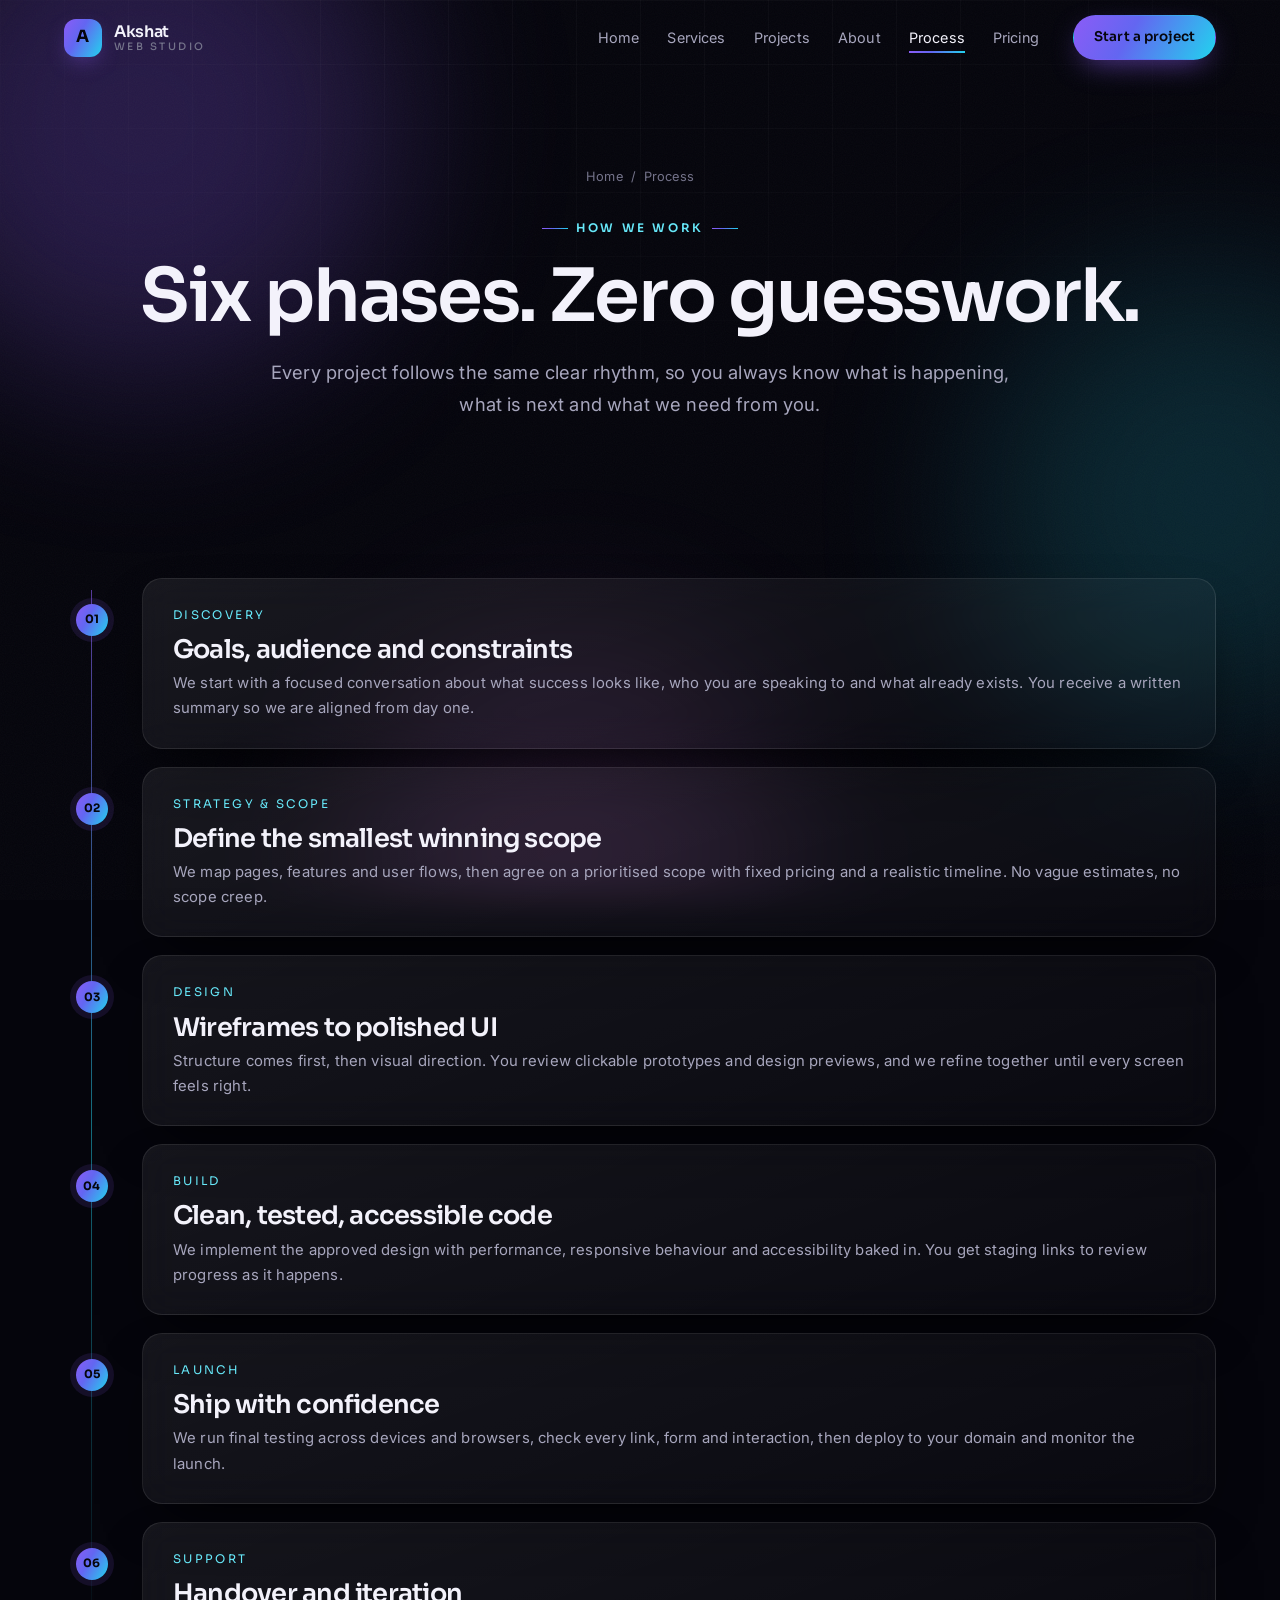
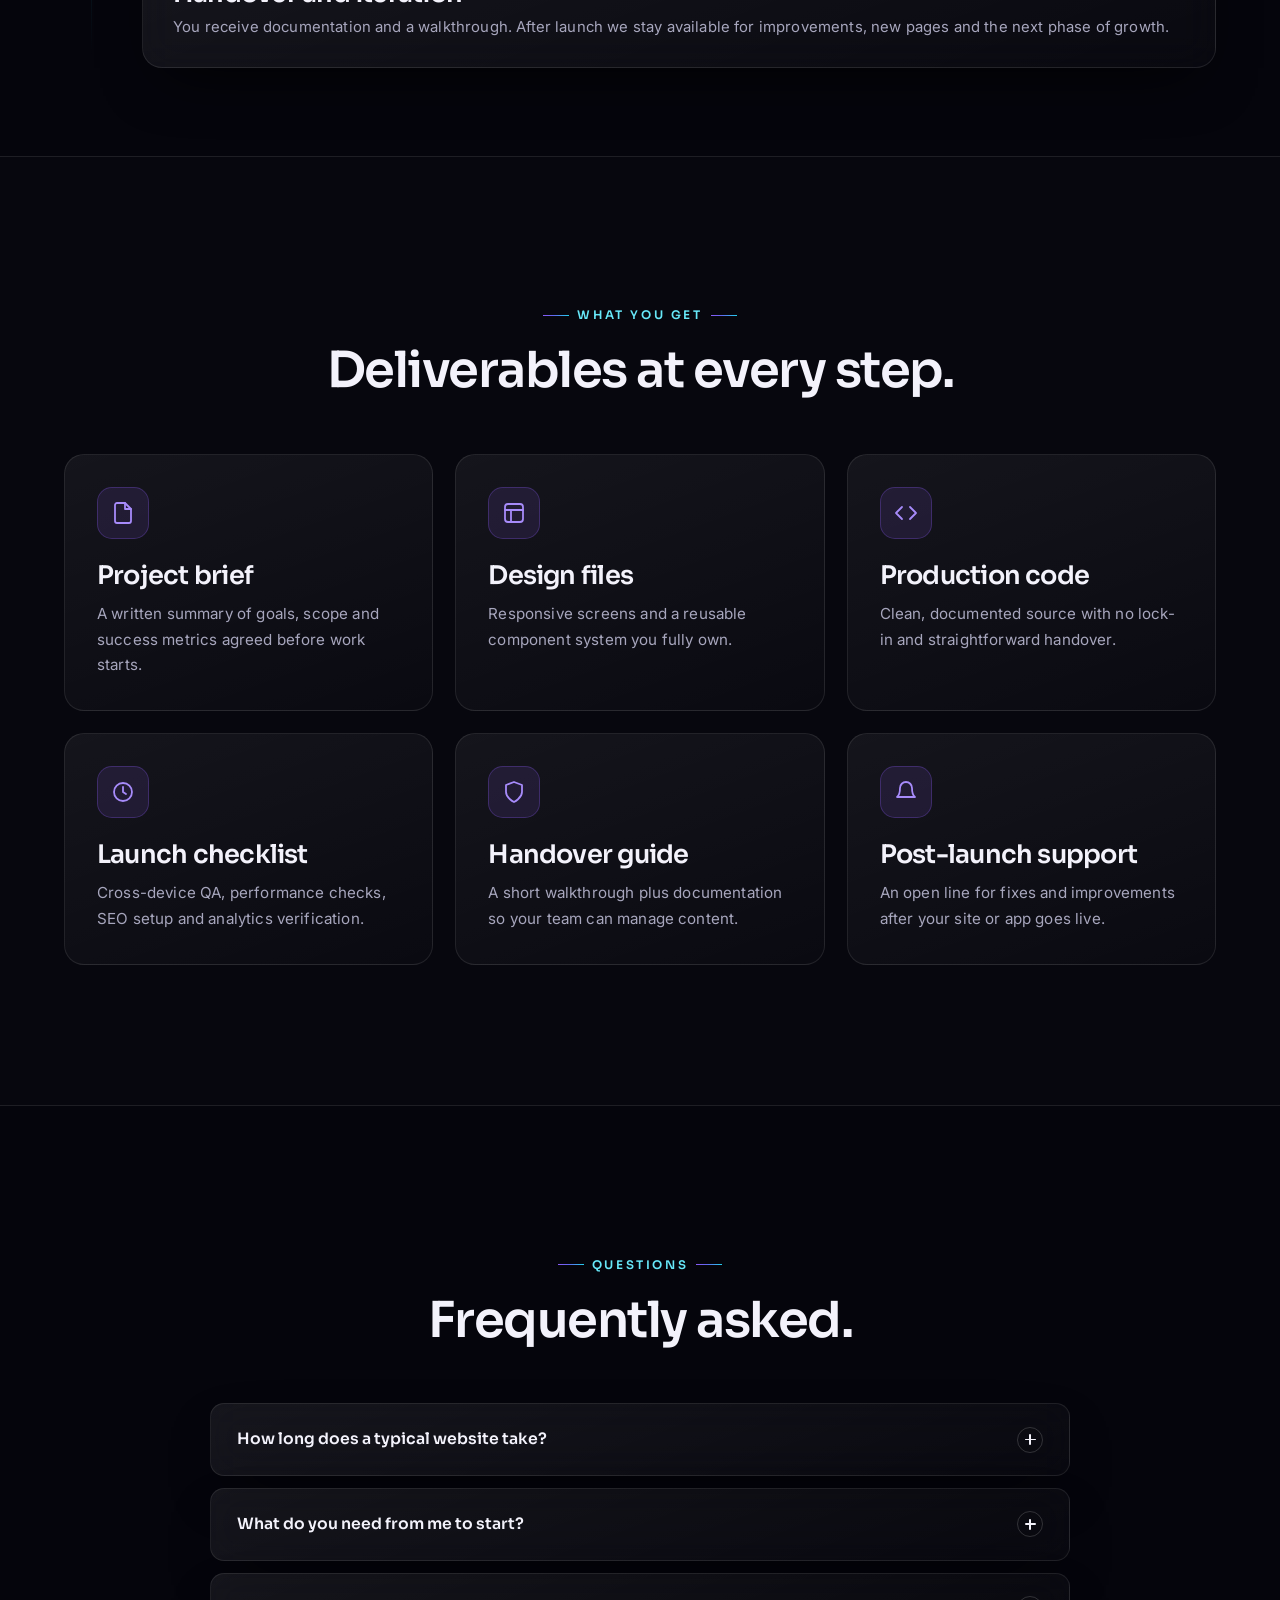
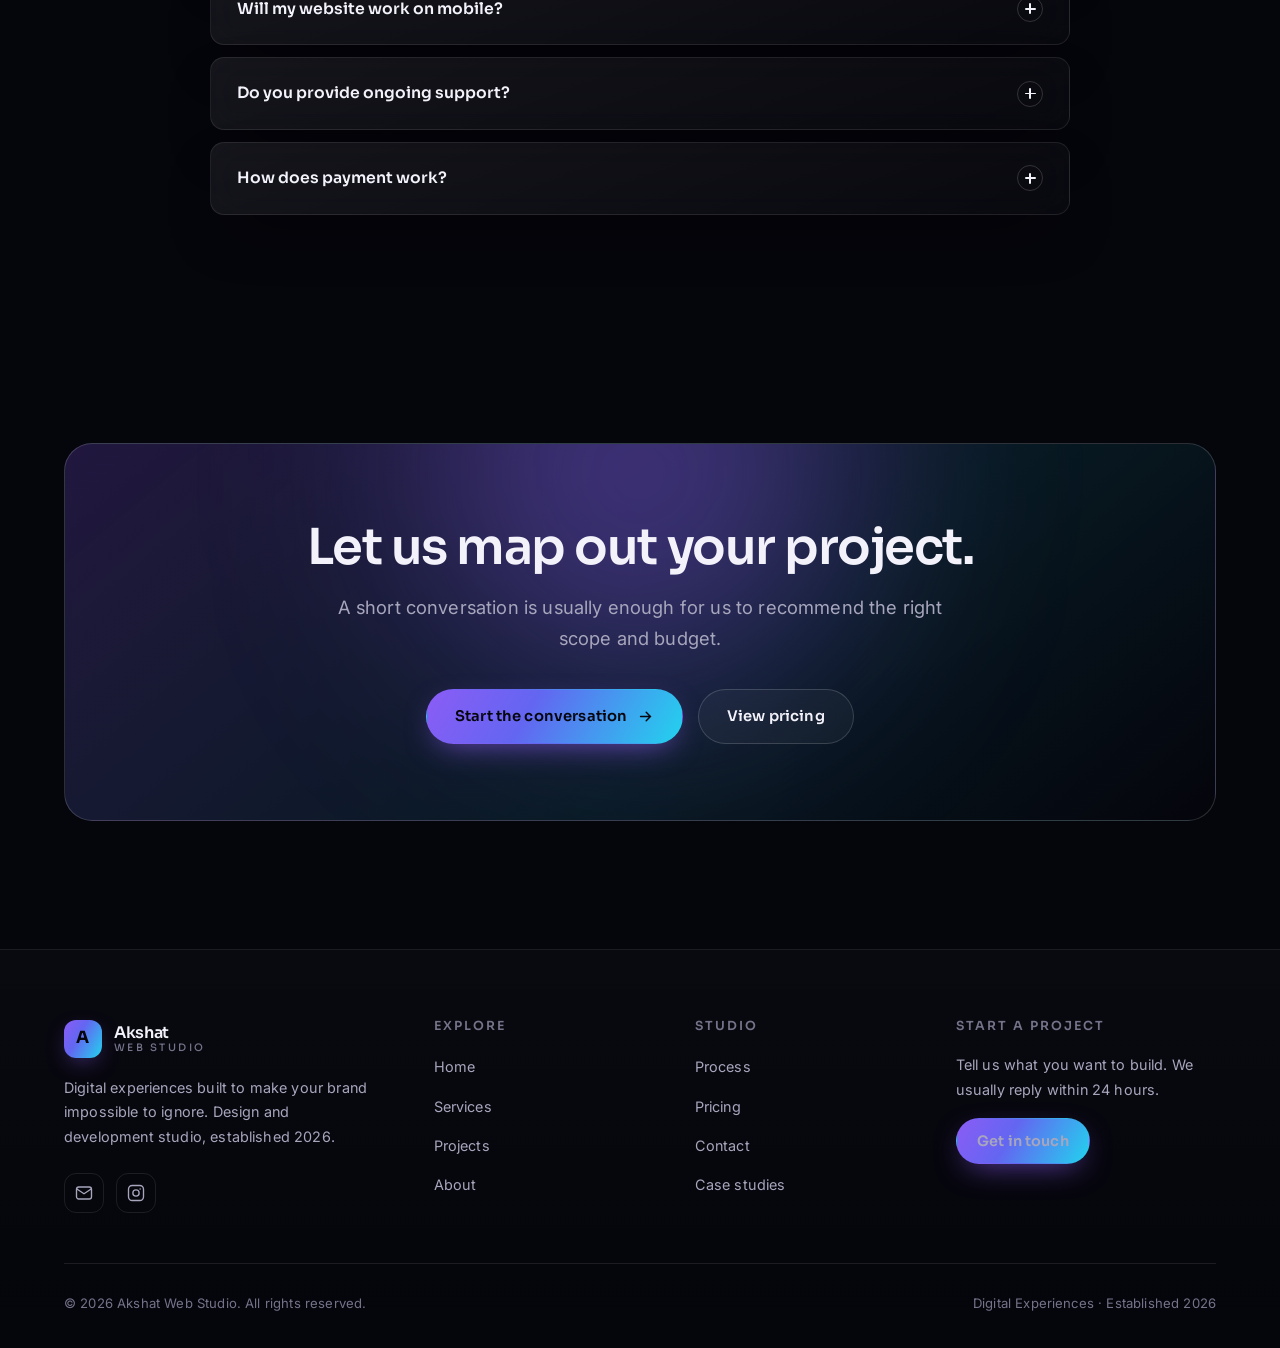
<file: process.html>
<!DOCTYPE html>
<html lang="en">
<head>
  <meta charset="UTF-8" />
  <meta name="viewport" content="width=device-width, initial-scale=1" />
  <title>Our Process — From Brief to Launch | Akshat Web Studio</title>
  <meta name="description" content="See how Akshat Web Studio works: discovery, strategy, design, build, launch and support. A calm, transparent process with clear milestones." />
  <meta name="theme-color" content="#05050c" />
  <link rel="canonical" href="https://akshatwebstudio.com/process.html" />
  <meta property="og:type" content="website" />
  <meta property="og:title" content="Our Process | Akshat Web Studio" />
  <meta property="og:description" content="A calm, transparent process from first message to launch." />
  <meta property="og:url" content="https://akshatwebstudio.com/process.html" />
  <link rel="icon" href="assets/img/favicon.svg" type="image/svg+xml" />
  <link rel="preconnect" href="https://fonts.googleapis.com" />
  <link rel="preconnect" href="https://fonts.gstatic.com" crossorigin />
  <link href="https://fonts.googleapis.com/css2?family=Sora:wght@400;500;600;700&family=Inter:wght@400;500;600&display=swap" rel="stylesheet" />
  <link rel="stylesheet" href="assets/css/styles.css" />
</head>
<body>
  <a class="skip-link" href="#main">Skip to content</a>
  <div class="scroll-progress" aria-hidden="true"></div>
  <div class="bg-fx" aria-hidden="true"><span class="orb orb--1"></span><span class="orb orb--2"></span><span class="orb orb--3"></span></div>
  <div class="noise" aria-hidden="true"></div>

  <header class="site-header" id="siteHeader">
    <div class="container header-inner">
      <a class="brand" href="index.html" aria-label="Akshat Web Studio home">
        <span class="brand-mark" aria-hidden="true">A</span>
        <span class="brand-text">Akshat<span>Web Studio</span></span>
      </a>
      <nav class="nav" id="primaryNav" aria-label="Primary">
        <ul class="nav-list">
          <li><a href="index.html">Home</a></li>
          <li><a href="services.html">Services</a></li>
          <li><a href="projects.html">Projects</a></li>
          <li><a href="about.html">About</a></li>
          <li><a href="process.html">Process</a></li>
          <li><a href="pricing.html">Pricing</a></li>
        </ul>
        <a class="btn btn-primary btn-sm nav-cta" href="contact.html">Start a project</a>
      </nav>
      <button class="nav-toggle" id="navToggle" type="button" aria-expanded="false" aria-controls="primaryNav" aria-label="Open menu"><span></span><span></span><span></span></button>
    </div>
  </header>

  <main id="main">
    <section class="page-hero">
      <div class="container">
        <nav class="breadcrumb" aria-label="Breadcrumb"><a href="index.html">Home</a><span aria-hidden="true">/</span><span>Process</span></nav>
        <span class="eyebrow eyebrow--center" data-reveal>How we work</span>
        <h1 data-reveal>Six phases. Zero guesswork.</h1>
        <p class="lead" data-reveal style="--delay:80ms">Every project follows the same clear rhythm, so you always know what is happening, what is next and what we need from you.</p>
      </div>
    </section>

    <section class="section section--tight">
      <div class="container">
        <div class="timeline">
          <div class="timeline-item" data-reveal>
            <span class="timeline-dot" aria-hidden="true">01</span>
            <div class="timeline-body glass">
              <span class="step-num">Discovery</span>
              <h3>Goals, audience and constraints</h3>
              <p>We start with a focused conversation about what success looks like, who you are speaking to and what already exists. You receive a written summary so we are aligned from day one.</p>
            </div>
          </div>
          <div class="timeline-item" data-reveal style="--delay:60ms">
            <span class="timeline-dot" aria-hidden="true">02</span>
            <div class="timeline-body glass">
              <span class="step-num">Strategy &amp; scope</span>
              <h3>Define the smallest winning scope</h3>
              <p>We map pages, features and user flows, then agree on a prioritised scope with fixed pricing and a realistic timeline. No vague estimates, no scope creep.</p>
            </div>
          </div>
          <div class="timeline-item" data-reveal style="--delay:120ms">
            <span class="timeline-dot" aria-hidden="true">03</span>
            <div class="timeline-body glass">
              <span class="step-num">Design</span>
              <h3>Wireframes to polished UI</h3>
              <p>Structure comes first, then visual direction. You review clickable prototypes and design previews, and we refine together until every screen feels right.</p>
            </div>
          </div>
          <div class="timeline-item" data-reveal style="--delay:180ms">
            <span class="timeline-dot" aria-hidden="true">04</span>
            <div class="timeline-body glass">
              <span class="step-num">Build</span>
              <h3>Clean, tested, accessible code</h3>
              <p>We implement the approved design with performance, responsive behaviour and accessibility baked in. You get staging links to review progress as it happens.</p>
            </div>
          </div>
          <div class="timeline-item" data-reveal style="--delay:240ms">
            <span class="timeline-dot" aria-hidden="true">05</span>
            <div class="timeline-body glass">
              <span class="step-num">Launch</span>
              <h3>Ship with confidence</h3>
              <p>We run final testing across devices and browsers, check every link, form and interaction, then deploy to your domain and monitor the launch.</p>
            </div>
          </div>
          <div class="timeline-item" data-reveal style="--delay:300ms">
            <span class="timeline-dot" aria-hidden="true">06</span>
            <div class="timeline-body glass">
              <span class="step-num">Support</span>
              <h3>Handover and iteration</h3>
              <p>You receive documentation and a walkthrough. After launch we stay available for improvements, new pages and the next phase of growth.</p>
            </div>
          </div>
        </div>
      </div>
    </section>

    <section class="section" style="background:rgba(255,255,255,.012);border-block:1px solid var(--stroke)">
      <div class="container">
        <div class="section-head section-head--center" data-reveal>
          <span class="eyebrow eyebrow--center">What you get</span>
          <h2>Deliverables at every step.</h2>
        </div>
        <div class="grid grid-3">
          <article class="card" data-reveal><span class="card-icon" aria-hidden="true"><svg viewBox="0 0 24 24" fill="none" stroke="currentColor" stroke-width="1.8" stroke-linecap="round" stroke-linejoin="round"><path d="M14 2H6a2 2 0 00-2 2v16a2 2 0 002 2h12a2 2 0 002-2V8z"/><path d="M14 2v6h6"/></svg></span><h3>Project brief</h3><p>A written summary of goals, scope and success metrics agreed before work starts.</p></article>
          <article class="card" data-reveal style="--delay:80ms"><span class="card-icon" aria-hidden="true"><svg viewBox="0 0 24 24" fill="none" stroke="currentColor" stroke-width="1.8" stroke-linecap="round" stroke-linejoin="round"><rect x="3" y="3" width="18" height="18" rx="3"/><path d="M3 9h18M9 21V9"/></svg></span><h3>Design files</h3><p>Responsive screens and a reusable component system you fully own.</p></article>
          <article class="card" data-reveal style="--delay:160ms"><span class="card-icon" aria-hidden="true"><svg viewBox="0 0 24 24" fill="none" stroke="currentColor" stroke-width="1.8" stroke-linecap="round" stroke-linejoin="round"><path d="M16 18l6-6-6-6M8 6l-6 6 6 6"/></svg></span><h3>Production code</h3><p>Clean, documented source with no lock-in and straightforward handover.</p></article>
          <article class="card" data-reveal><span class="card-icon" aria-hidden="true"><svg viewBox="0 0 24 24" fill="none" stroke="currentColor" stroke-width="1.8" stroke-linecap="round" stroke-linejoin="round"><circle cx="12" cy="12" r="9"/><path d="M12 7v5l3 2"/></svg></span><h3>Launch checklist</h3><p>Cross-device QA, performance checks, SEO setup and analytics verification.</p></article>
          <article class="card" data-reveal style="--delay:80ms"><span class="card-icon" aria-hidden="true"><svg viewBox="0 0 24 24" fill="none" stroke="currentColor" stroke-width="1.8" stroke-linecap="round" stroke-linejoin="round"><path d="M12 22s8-4 8-10V5l-8-3-8 3v7c0 6 8 10 8 10z"/></svg></span><h3>Handover guide</h3><p>A short walkthrough plus documentation so your team can manage content.</p></article>
          <article class="card" data-reveal style="--delay:160ms"><span class="card-icon" aria-hidden="true"><svg viewBox="0 0 24 24" fill="none" stroke="currentColor" stroke-width="1.8" stroke-linecap="round" stroke-linejoin="round"><path d="M18 8a6 6 0 10-12 0c0 7-3 9-3 9h18s-3-2-3-9"/></svg></span><h3>Post-launch support</h3><p>An open line for fixes and improvements after your site or app goes live.</p></article>
        </div>
      </div>
    </section>

    <section class="section">
      <div class="container">
        <div class="section-head section-head--center" data-reveal>
          <span class="eyebrow eyebrow--center">Questions</span>
          <h2>Frequently asked.</h2>
        </div>
        <div class="faq">
          <div class="faq-item glass" data-reveal>
            <button class="faq-q" type="button">How long does a typical website take?<span class="faq-icon" aria-hidden="true"></span></button>
            <div class="faq-a"><p>Most websites take one to three weeks depending on scope and how quickly content and feedback come back. App projects usually run four to eight weeks. You get a clear timeline before we begin.</p></div>
          </div>
          <div class="faq-item glass" data-reveal>
            <button class="faq-q" type="button">What do you need from me to start?<span class="faq-icon" aria-hidden="true"></span></button>
            <div class="faq-a"><p>Your goals, any existing brand assets, examples you like and the content you already have. If content is not ready, we can help shape it during the strategy phase.</p></div>
          </div>
          <div class="faq-item glass" data-reveal>
            <button class="faq-q" type="button">Will my website work on mobile?<span class="faq-icon" aria-hidden="true"></span></button>
            <div class="faq-a"><p>Always. Every build is mobile-first and tested across phones, tablets and desktops before launch.</p></div>
          </div>
          <div class="faq-item glass" data-reveal>
            <button class="faq-q" type="button">Do you provide ongoing support?<span class="faq-icon" aria-hidden="true"></span></button>
            <div class="faq-a"><p>Yes. After launch we offer support for fixes, content updates and new features. You can reach us any time at akshatwebstudio@gmail.com.</p></div>
          </div>
          <div class="faq-item glass" data-reveal>
            <button class="faq-q" type="button">How does payment work?<span class="faq-icon" aria-hidden="true"></span></button>
            <div class="faq-a"><p>Projects typically start with a deposit to reserve your slot, with the balance due on delivery. We share exact terms in your quote before any work begins.</p></div>
          </div>
        </div>
      </div>
    </section>

    <section class="section section--tight">
      <div class="container">
        <div class="cta-banner" data-reveal>
          <h2>Let us map out your project.</h2>
          <p class="lead">A short conversation is usually enough for us to recommend the right scope and budget.</p>
          <div class="cta-actions">
            <a class="btn btn-primary" href="contact.html">Start the conversation
              <svg viewBox="0 0 24 24" fill="none" stroke="currentColor" stroke-width="2" stroke-linecap="round" aria-hidden="true"><path d="M5 12h14M13 6l6 6-6 6"/></svg>
            </a>
            <a class="btn btn-ghost" href="pricing.html">View pricing</a>
          </div>
        </div>
      </div>
    </section>
  </main>

  <footer class="site-footer">
    <div class="container">
      <div class="footer-grid">
        <div class="footer-brand">
          <a class="brand" href="index.html" aria-label="Akshat Web Studio home">
            <span class="brand-mark" aria-hidden="true">A</span>
            <span class="brand-text">Akshat<span>Web Studio</span></span>
          </a>
          <p>Digital experiences built to make your brand impossible to ignore. Design and development studio, established 2026.</p>
          <div class="footer-social">
            <a href="mailto:akshatwebstudio@gmail.com" aria-label="Email Akshat Web Studio"><svg viewBox="0 0 24 24" fill="none" stroke="currentColor" stroke-width="1.8" stroke-linecap="round" stroke-linejoin="round"><rect x="2" y="4" width="20" height="16" rx="3"/><path d="M3 7l9 6 9-6"/></svg></a>
            <a href="https://www.instagram.com/akshatwebstudio/" target="_blank" rel="noopener" aria-label="Akshat Web Studio on Instagram"><svg viewBox="0 0 24 24" fill="none" stroke="currentColor" stroke-width="1.8" stroke-linecap="round" stroke-linejoin="round"><rect x="2" y="2" width="20" height="20" rx="5"/><circle cx="12" cy="12" r="4.2"/><circle cx="17.5" cy="6.5" r="1" fill="currentColor" stroke="none"/></svg></a>
          </div>
        </div>
        <div class="footer-col"><h4>Explore</h4><ul><li><a href="index.html">Home</a></li><li><a href="services.html">Services</a></li><li><a href="projects.html">Projects</a></li><li><a href="about.html">About</a></li></ul></div>
        <div class="footer-col"><h4>Studio</h4><ul><li><a href="process.html">Process</a></li><li><a href="pricing.html">Pricing</a></li><li><a href="contact.html">Contact</a></li><li><a href="projects.html">Case studies</a></li></ul></div>
        <div class="footer-col"><h4>Start a project</h4><p>Tell us what you want to build. We usually reply within 24 hours.</p><a class="btn btn-primary btn-sm" href="contact.html">Get in touch</a></div>
      </div>
      <div class="footer-bottom">
        <span>&copy; <span data-year>2026</span> Akshat Web Studio. All rights reserved.</span>
        <span>Digital Experiences &middot; Established 2026</span>
      </div>
    </div>
  </footer>
  <script src="assets/js/main.js" defer></script>
</body>
</html>
</file>
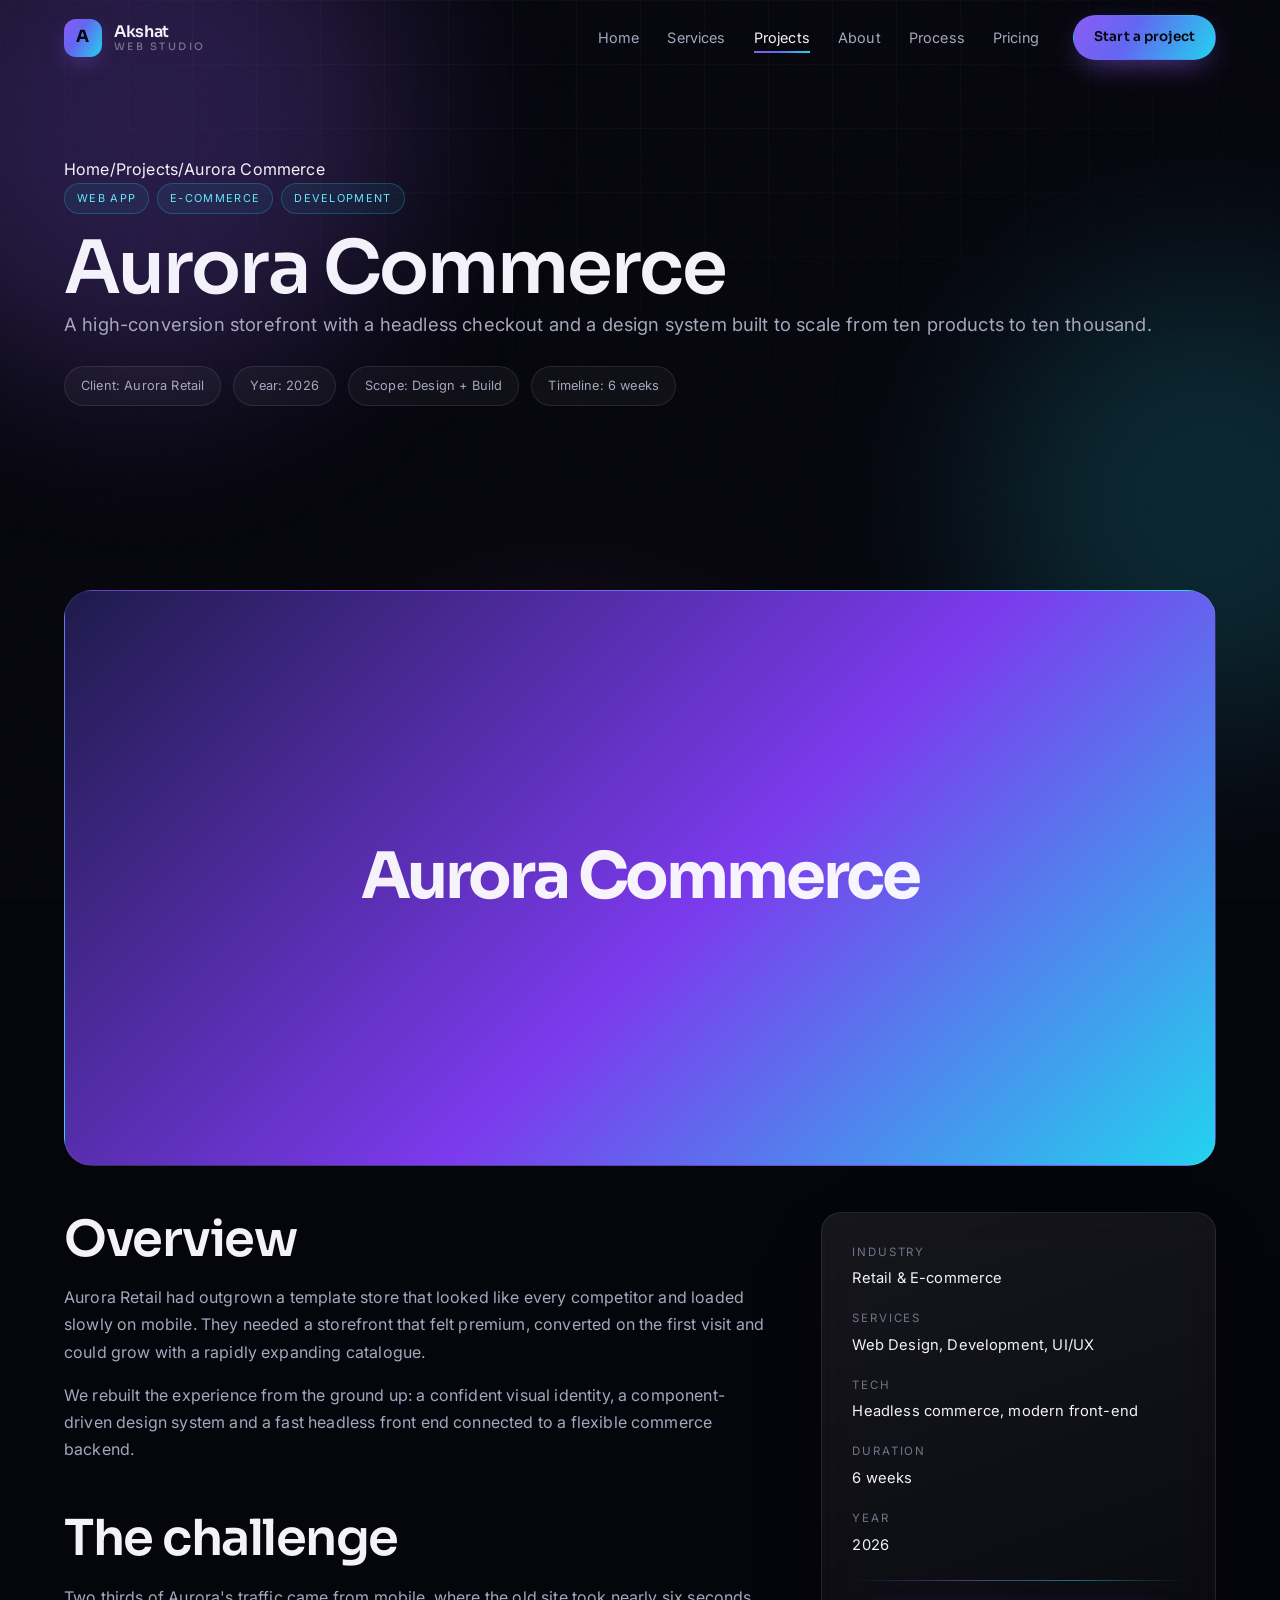
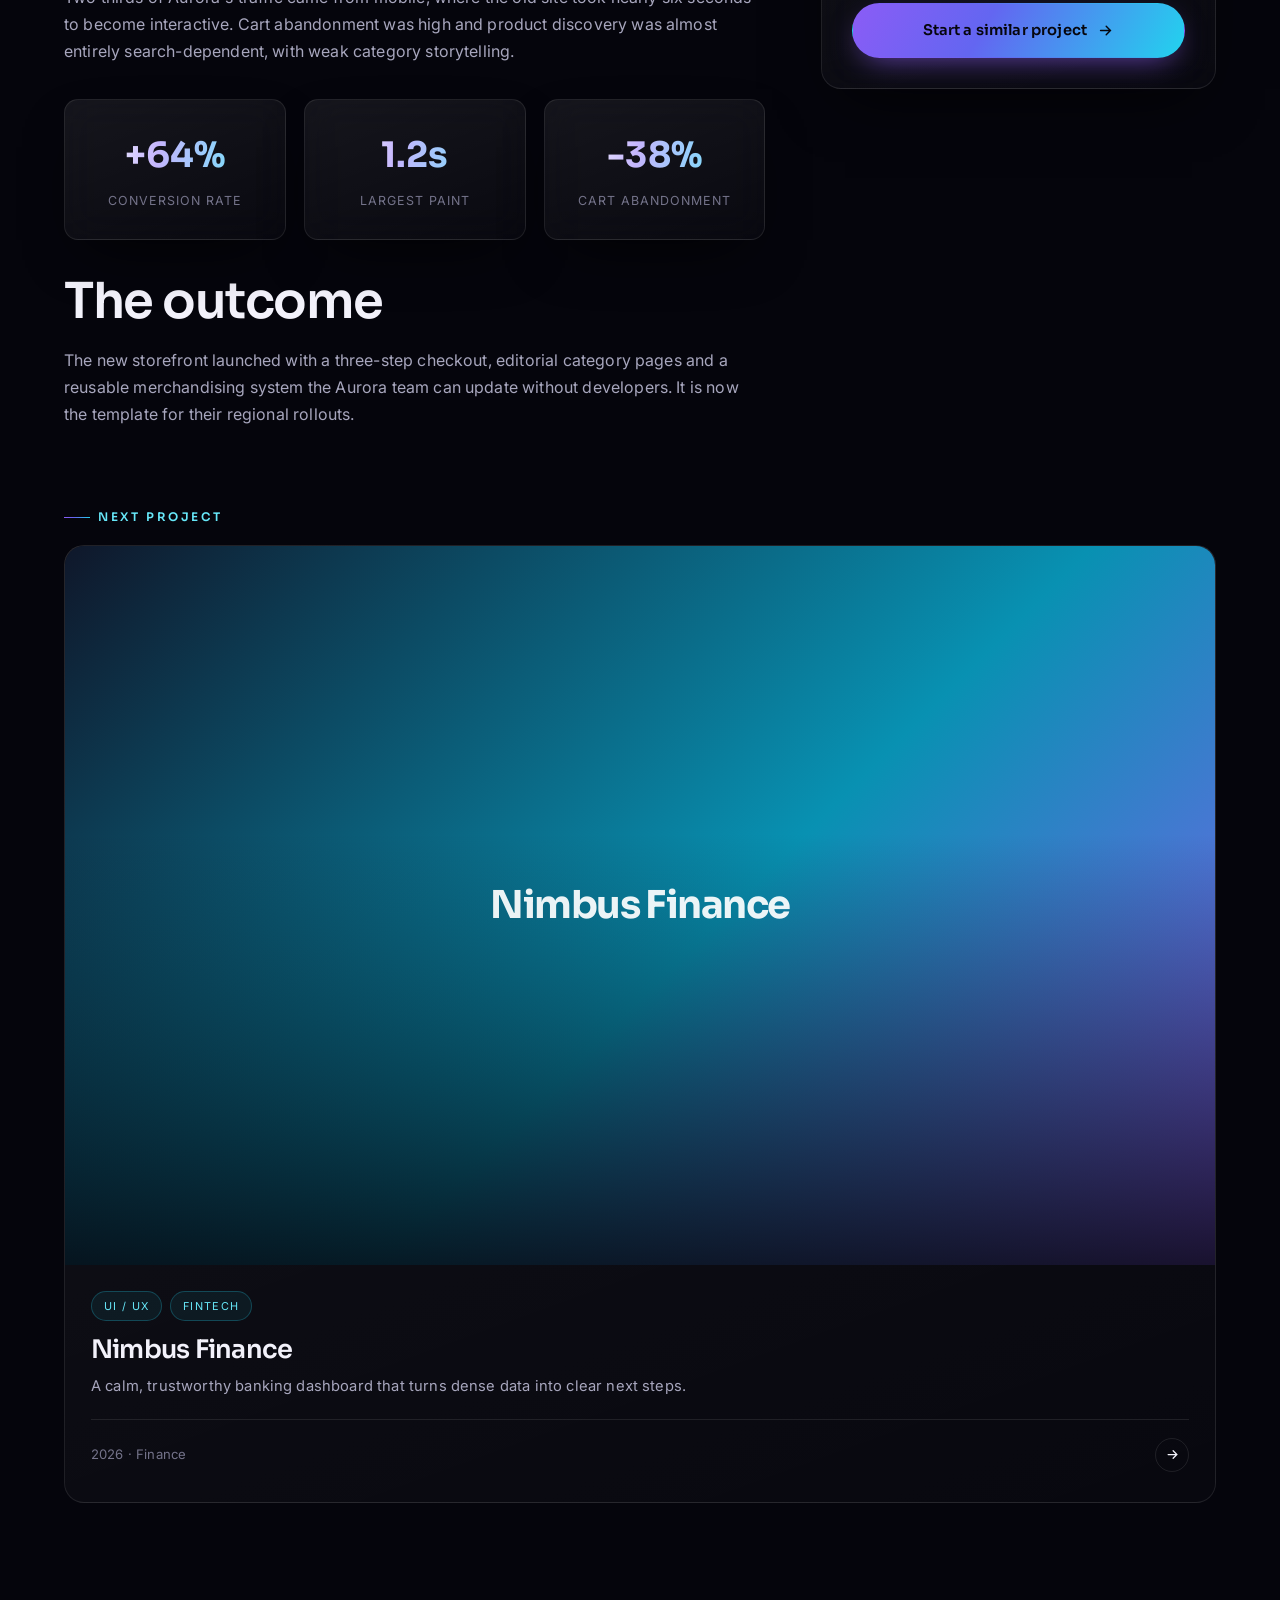
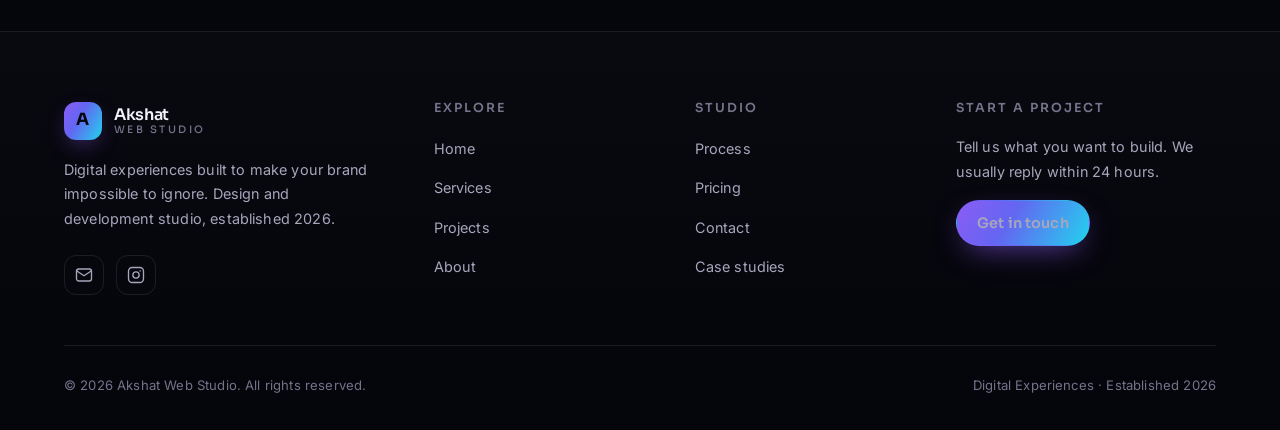
<file: project-aurora-commerce.html>
<!DOCTYPE html>
<html lang="en">
<head>
  <meta charset="UTF-8" />
  <meta name="viewport" content="width=device-width, initial-scale=1" />
  <title>Aurora Commerce — High-Conversion E-commerce Case Study | Akshat Web Studio</title>
  <meta name="description" content="How Akshat Web Studio designed and built Aurora Commerce, a high-conversion headless storefront with a scalable design system." />
  <meta name="theme-color" content="#05050c" />
  <link rel="canonical" href="https://akshatwebstudio.com/project-aurora-commerce.html" />
  <meta property="og:type" content="article" />
  <meta property="og:title" content="Aurora Commerce — Case Study | Akshat Web Studio" />
  <meta property="og:description" content="A high-conversion e-commerce experience built to scale." />
  <meta property="og:url" content="https://akshatwebstudio.com/project-aurora-commerce.html" />
  <link rel="icon" href="assets/img/favicon.svg" type="image/svg+xml" />
  <link rel="preconnect" href="https://fonts.googleapis.com" />
  <link rel="preconnect" href="https://fonts.gstatic.com" crossorigin />
  <link href="https://fonts.googleapis.com/css2?family=Sora:wght@400;500;600;700&family=Inter:wght@400;500;600&display=swap" rel="stylesheet" />
  <link rel="stylesheet" href="assets/css/styles.css" />
</head>
<body>
  <a class="skip-link" href="#main">Skip to content</a>
  <div class="scroll-progress" aria-hidden="true"></div>
  <div class="bg-fx" aria-hidden="true"><span class="orb orb--1"></span><span class="orb orb--2"></span><span class="orb orb--3"></span></div>
  <div class="noise" aria-hidden="true"></div>

  <header class="site-header" id="siteHeader">
    <div class="container header-inner">
      <a class="brand" href="index.html" aria-label="Akshat Web Studio home">
        <span class="brand-mark" aria-hidden="true">A</span>
        <span class="brand-text">Akshat<span>Web Studio</span></span>
      </a>
      <nav class="nav" id="primaryNav" aria-label="Primary">
        <ul class="nav-list">
          <li><a href="index.html">Home</a></li>
          <li><a href="services.html">Services</a></li>
          <li><a href="projects.html">Projects</a></li>
          <li><a href="about.html">About</a></li>
          <li><a href="process.html">Process</a></li>
          <li><a href="pricing.html">Pricing</a></li>
        </ul>
        <a class="btn btn-primary btn-sm nav-cta" href="contact.html">Start a project</a>
      </nav>
      <button class="nav-toggle" id="navToggle" type="button" aria-expanded="false" aria-controls="primaryNav" aria-label="Open menu"><span></span><span></span><span></span></button>
    </div>
  </header>

  <main id="main">
    <section class="detail-hero">
      <div class="container">
        <nav class="breadcrumb" aria-label="Breadcrumb" style="justify-content:flex-start"><a href="index.html">Home</a><span aria-hidden="true">/</span><a href="projects.html">Projects</a><span aria-hidden="true">/</span><span>Aurora Commerce</span></nav>
        <div class="project-tags" data-reveal><span class="tag">Web App</span><span class="tag">E-commerce</span><span class="tag">Development</span></div>
        <h1 data-reveal style="--delay:60ms">Aurora Commerce</h1>
        <p class="lead" data-reveal style="--delay:120ms">A high-conversion storefront with a headless checkout and a design system built to scale from ten products to ten thousand.</p>
        <div class="detail-meta" data-reveal style="--delay:180ms">
          <span class="chip">Client: Aurora Retail</span>
          <span class="chip">Year: 2026</span>
          <span class="chip">Scope: Design + Build</span>
          <span class="chip">Timeline: 6 weeks</span>
        </div>
      </div>
    </section>

    <section class="section section--tight">
      <div class="container">
        <div class="detail-visual pm-1" data-reveal><span class="dv-title">Aurora Commerce</span></div>

        <div class="detail-grid">
          <div data-reveal>
            <h2>Overview</h2>
            <p>Aurora Retail had outgrown a template store that looked like every competitor and loaded slowly on mobile. They needed a storefront that felt premium, converted on the first visit and could grow with a rapidly expanding catalogue.</p>
            <p>We rebuilt the experience from the ground up: a confident visual identity, a component-driven design system and a fast headless front end connected to a flexible commerce backend.</p>

            <h2 class="mt-48">The challenge</h2>
            <p>Two thirds of Aurora's traffic came from mobile, where the old site took nearly six seconds to become interactive. Cart abandonment was high and product discovery was almost entirely search-dependent, with weak category storytelling.</p>

            <div class="result-grid">
              <div class="result-card glass"><span class="rn">+64%</span><span class="rl">Conversion rate</span></div>
              <div class="result-card glass"><span class="rn">1.2s</span><span class="rl">Largest paint</span></div>
              <div class="result-card glass"><span class="rn">-38%</span><span class="rl">Cart abandonment</span></div>
            </div>

            <h2>The outcome</h2>
            <p>The new storefront launched with a three-step checkout, editorial category pages and a reusable merchandising system the Aurora team can update without developers. It is now the template for their regional rollouts.</p>
          </div>

          <aside class="detail-aside glass">
            <dl>
              <div><dt>Industry</dt><dd>Retail &amp; E-commerce</dd></div>
              <div><dt>Services</dt><dd>Web Design, Development, UI/UX</dd></div>
              <div><dt>Tech</dt><dd>Headless commerce, modern front-end</dd></div>
              <div><dt>Duration</dt><dd>6 weeks</dd></div>
              <div><dt>Year</dt><dd>2026</dd></div>
            </dl>
            <hr class="gradient-line" />
            <a class="btn btn-primary btn-block" href="contact.html">Start a similar project
              <svg viewBox="0 0 24 24" fill="none" stroke="currentColor" stroke-width="2" stroke-linecap="round" aria-hidden="true"><path d="M5 12h14M13 6l6 6-6 6"/></svg>
            </a>
          </aside>
        </div>

        <div class="next-project" data-reveal>
          <span class="eyebrow">Next project</span>
          <a class="project-card" href="project-nimbus-fintech.html">
            <div class="project-media pm-2"><span class="pm-inner">Nimbus Finance</span></div>
            <div class="project-body">
              <div class="project-tags"><span class="tag">UI / UX</span><span class="tag">Fintech</span></div>
              <h3>Nimbus Finance</h3>
              <p>A calm, trustworthy banking dashboard that turns dense data into clear next steps.</p>
              <div class="project-meta"><span>2026 · Finance</span><span class="arrow" aria-hidden="true"><svg viewBox="0 0 24 24" fill="none" stroke="currentColor" stroke-width="2" stroke-linecap="round"><path d="M5 12h14M13 6l6 6-6 6"/></svg></span></div>
            </div>
          </a>
        </div>
      </div>
    </section>
  </main>

  <footer class="site-footer">
    <div class="container">
      <div class="footer-grid">
        <div class="footer-brand">
          <a class="brand" href="index.html" aria-label="Akshat Web Studio home"><span class="brand-mark" aria-hidden="true">A</span><span class="brand-text">Akshat<span>Web Studio</span></span></a>
          <p>Digital experiences built to make your brand impossible to ignore. Design and development studio, established 2026.</p>
          <div class="footer-social">
            <a href="mailto:akshatwebstudio@gmail.com" aria-label="Email Akshat Web Studio"><svg viewBox="0 0 24 24" fill="none" stroke="currentColor" stroke-width="1.8" stroke-linecap="round" stroke-linejoin="round"><rect x="2" y="4" width="20" height="16" rx="3"/><path d="M3 7l9 6 9-6"/></svg></a>
            <a href="https://www.instagram.com/akshatwebstudio/" target="_blank" rel="noopener" aria-label="Akshat Web Studio on Instagram"><svg viewBox="0 0 24 24" fill="none" stroke="currentColor" stroke-width="1.8" stroke-linecap="round" stroke-linejoin="round"><rect x="2" y="2" width="20" height="20" rx="5"/><circle cx="12" cy="12" r="4.2"/><circle cx="17.5" cy="6.5" r="1" fill="currentColor" stroke="none"/></svg></a>
          </div>
        </div>
        <div class="footer-col"><h4>Explore</h4><ul><li><a href="index.html">Home</a></li><li><a href="services.html">Services</a></li><li><a href="projects.html">Projects</a></li><li><a href="about.html">About</a></li></ul></div>
        <div class="footer-col"><h4>Studio</h4><ul><li><a href="process.html">Process</a></li><li><a href="pricing.html">Pricing</a></li><li><a href="contact.html">Contact</a></li><li><a href="projects.html">Case studies</a></li></ul></div>
        <div class="footer-col"><h4>Start a project</h4><p>Tell us what you want to build. We usually reply within 24 hours.</p><a class="btn btn-primary btn-sm" href="contact.html">Get in touch</a></div>
      </div>
      <div class="footer-bottom">
        <span>&copy; <span data-year>2026</span> Akshat Web Studio. All rights reserved.</span>
        <span>Digital Experiences &middot; Established 2026</span>
      </div>
    </div>
  </footer>
  <script src="assets/js/main.js" defer></script>
</body>
</html>
</file>
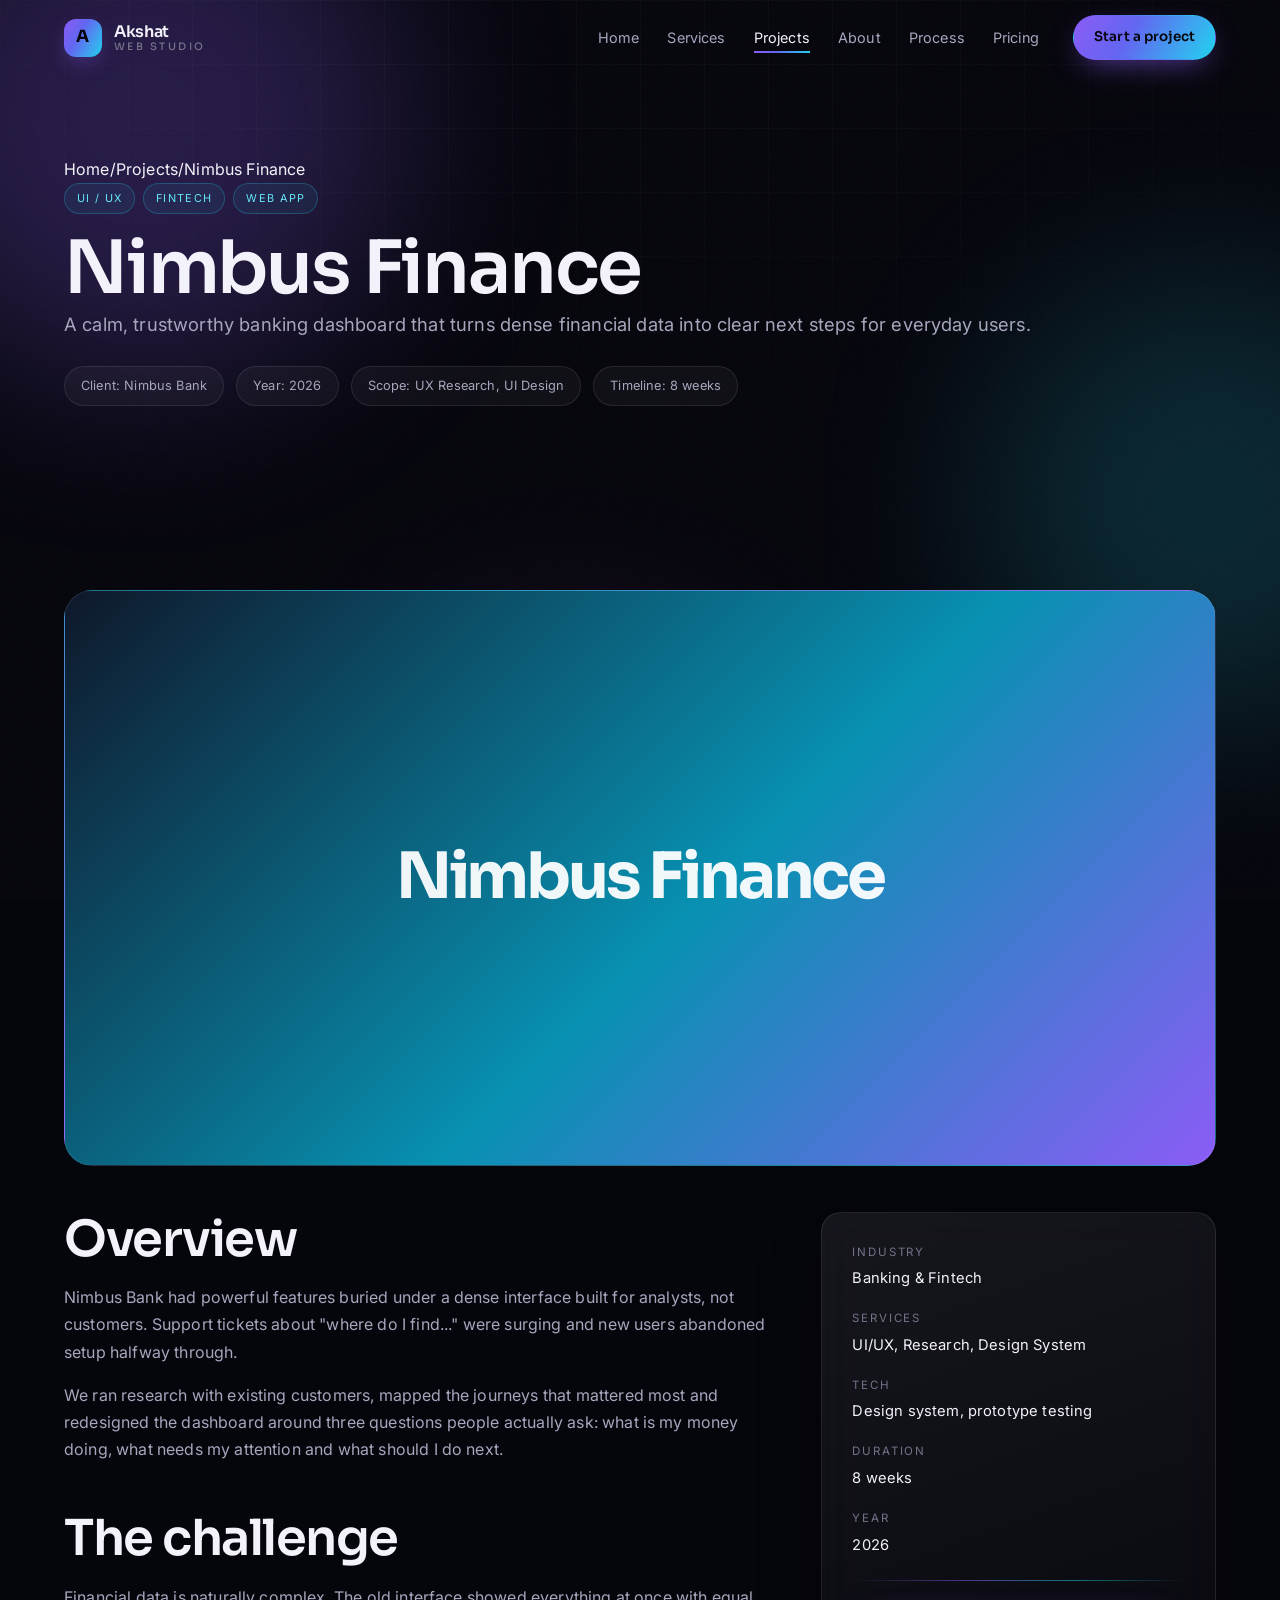
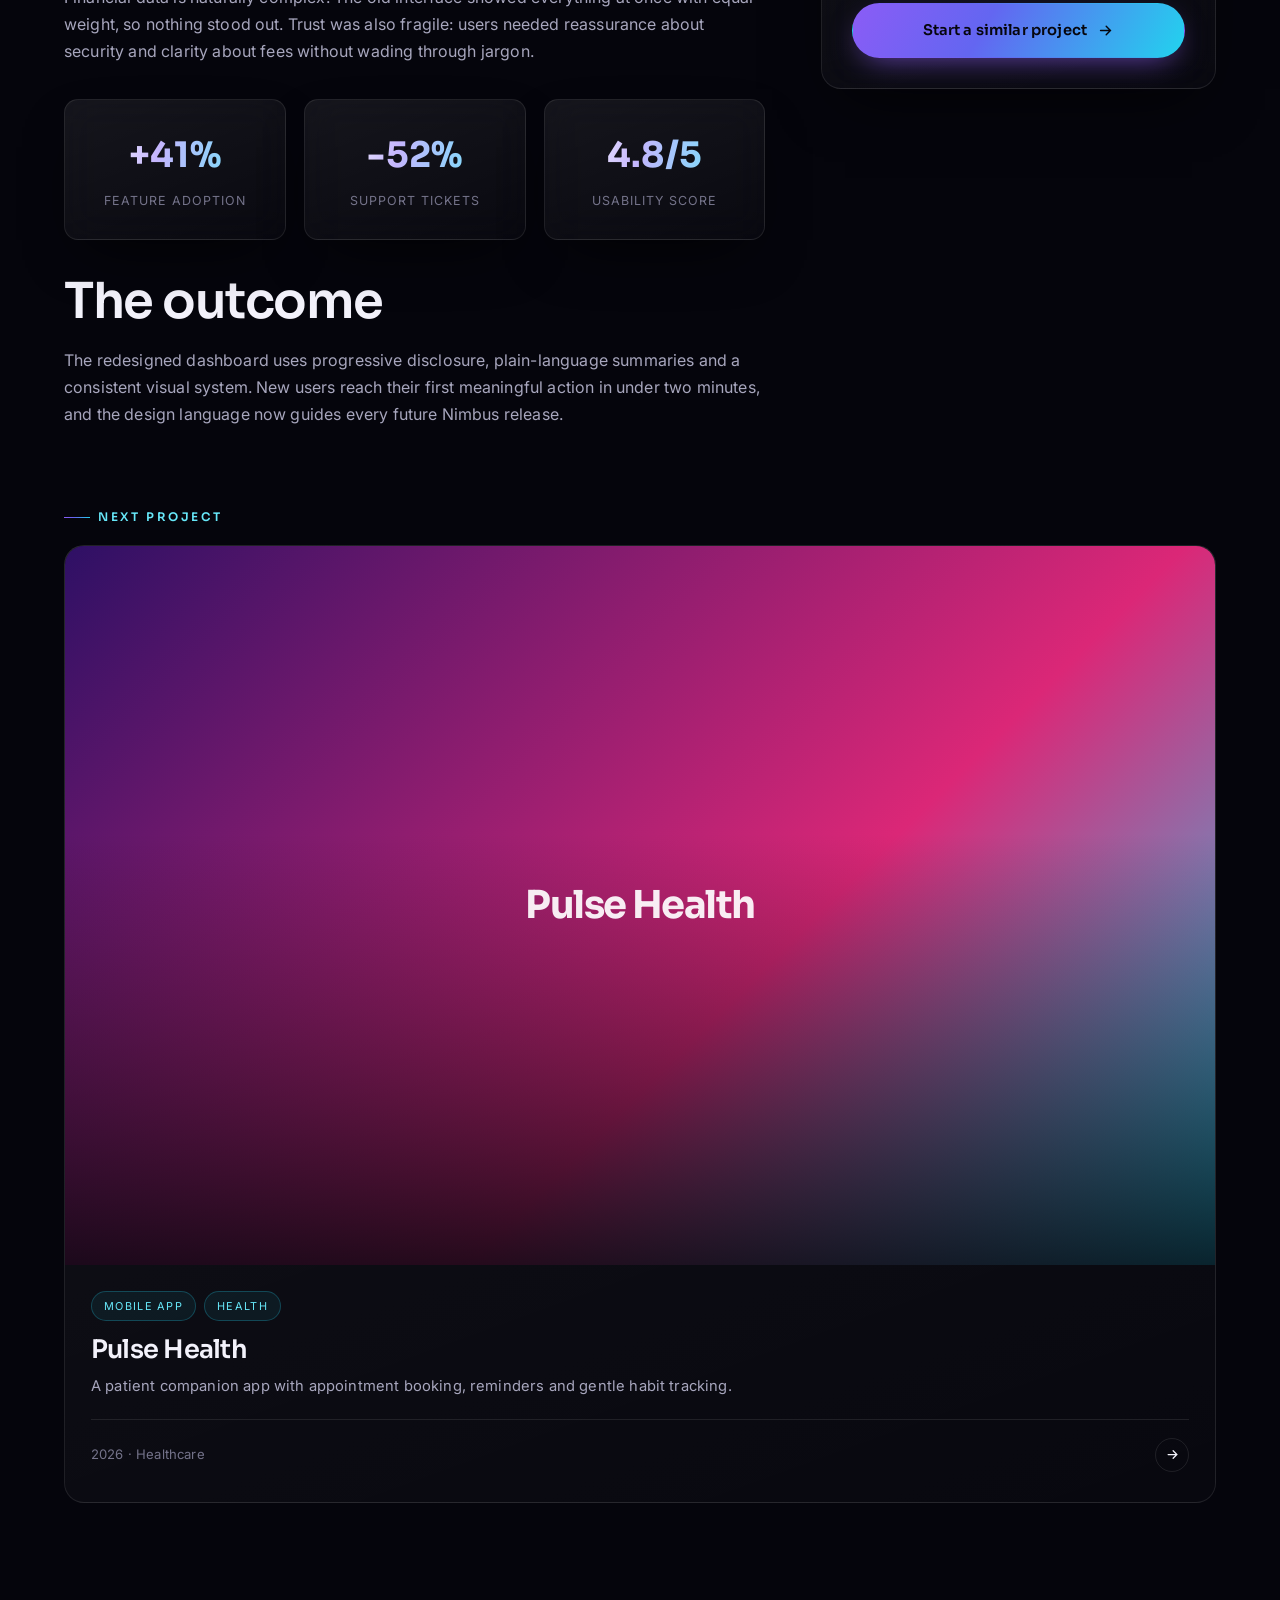
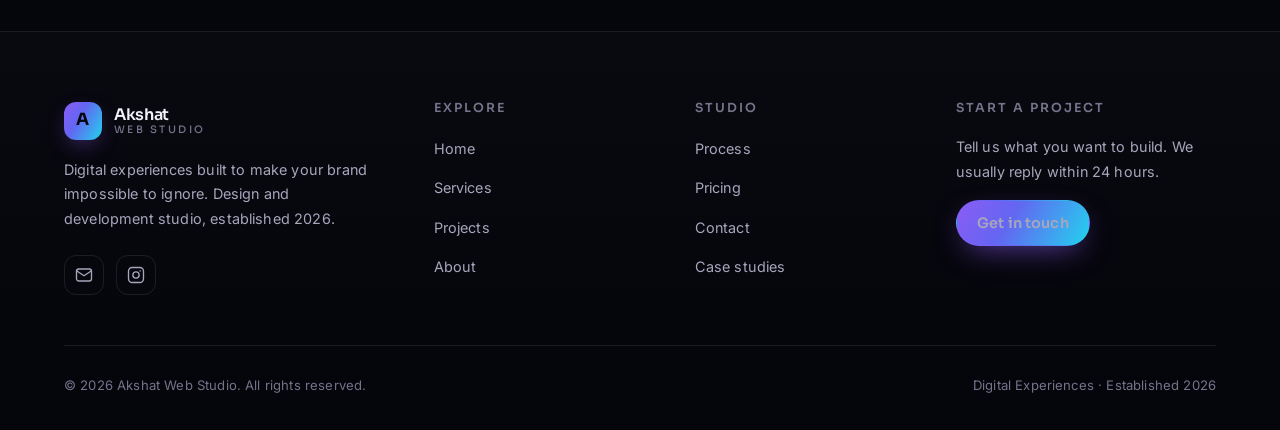
<file: project-nimbus-fintech.html>
<!DOCTYPE html>
<html lang="en">
<head>
  <meta charset="UTF-8" />
  <meta name="viewport" content="width=device-width, initial-scale=1" />
  <title>Nimbus Finance — Banking Dashboard UI/UX Case Study | Akshat Web Studio</title>
  <meta name="description" content="How Akshat Web Studio redesigned Nimbus Finance, a banking dashboard that turns dense financial data into clear, confident decisions." />
  <meta name="theme-color" content="#05050c" />
  <link rel="canonical" href="https://akshatwebstudio.com/project-nimbus-fintech.html" />
  <meta property="og:type" content="article" />
  <meta property="og:title" content="Nimbus Finance — Case Study | Akshat Web Studio" />
  <meta property="og:description" content="A calm, trustworthy banking dashboard built for clarity." />
  <meta property="og:url" content="https://akshatwebstudio.com/project-nimbus-fintech.html" />
  <link rel="icon" href="assets/img/favicon.svg" type="image/svg+xml" />
  <link rel="preconnect" href="https://fonts.googleapis.com" />
  <link rel="preconnect" href="https://fonts.gstatic.com" crossorigin />
  <link href="https://fonts.googleapis.com/css2?family=Sora:wght@400;500;600;700&family=Inter:wght@400;500;600&display=swap" rel="stylesheet" />
  <link rel="stylesheet" href="assets/css/styles.css" />
</head>
<body>
  <a class="skip-link" href="#main">Skip to content</a>
  <div class="scroll-progress" aria-hidden="true"></div>
  <div class="bg-fx" aria-hidden="true"><span class="orb orb--1"></span><span class="orb orb--2"></span><span class="orb orb--3"></span></div>
  <div class="noise" aria-hidden="true"></div>

  <header class="site-header" id="siteHeader">
    <div class="container header-inner">
      <a class="brand" href="index.html" aria-label="Akshat Web Studio home"><span class="brand-mark" aria-hidden="true">A</span><span class="brand-text">Akshat<span>Web Studio</span></span></a>
      <nav class="nav" id="primaryNav" aria-label="Primary">
        <ul class="nav-list">
          <li><a href="index.html">Home</a></li>
          <li><a href="services.html">Services</a></li>
          <li><a href="projects.html">Projects</a></li>
          <li><a href="about.html">About</a></li>
          <li><a href="process.html">Process</a></li>
          <li><a href="pricing.html">Pricing</a></li>
        </ul>
        <a class="btn btn-primary btn-sm nav-cta" href="contact.html">Start a project</a>
      </nav>
      <button class="nav-toggle" id="navToggle" type="button" aria-expanded="false" aria-controls="primaryNav" aria-label="Open menu"><span></span><span></span><span></span></button>
    </div>
  </header>

  <main id="main">
    <section class="detail-hero">
      <div class="container">
        <nav class="breadcrumb" aria-label="Breadcrumb" style="justify-content:flex-start"><a href="index.html">Home</a><span aria-hidden="true">/</span><a href="projects.html">Projects</a><span aria-hidden="true">/</span><span>Nimbus Finance</span></nav>
        <div class="project-tags" data-reveal><span class="tag">UI / UX</span><span class="tag">Fintech</span><span class="tag">Web App</span></div>
        <h1 data-reveal style="--delay:60ms">Nimbus Finance</h1>
        <p class="lead" data-reveal style="--delay:120ms">A calm, trustworthy banking dashboard that turns dense financial data into clear next steps for everyday users.</p>
        <div class="detail-meta" data-reveal style="--delay:180ms">
          <span class="chip">Client: Nimbus Bank</span>
          <span class="chip">Year: 2026</span>
          <span class="chip">Scope: UX Research, UI Design</span>
          <span class="chip">Timeline: 8 weeks</span>
        </div>
      </div>
    </section>

    <section class="section section--tight">
      <div class="container">
        <div class="detail-visual pm-2" data-reveal><span class="dv-title">Nimbus Finance</span></div>

        <div class="detail-grid">
          <div data-reveal>
            <h2>Overview</h2>
            <p>Nimbus Bank had powerful features buried under a dense interface built for analysts, not customers. Support tickets about "where do I find..." were surging and new users abandoned setup halfway through.</p>
            <p>We ran research with existing customers, mapped the journeys that mattered most and redesigned the dashboard around three questions people actually ask: what is my money doing, what needs my attention and what should I do next.</p>

            <h2 class="mt-48">The challenge</h2>
            <p>Financial data is naturally complex. The old interface showed everything at once with equal weight, so nothing stood out. Trust was also fragile: users needed reassurance about security and clarity about fees without wading through jargon.</p>

            <div class="result-grid">
              <div class="result-card glass"><span class="rn">+41%</span><span class="rl">Feature adoption</span></div>
              <div class="result-card glass"><span class="rn">-52%</span><span class="rl">Support tickets</span></div>
              <div class="result-card glass"><span class="rn">4.8/5</span><span class="rl">Usability score</span></div>
            </div>

            <h2>The outcome</h2>
            <p>The redesigned dashboard uses progressive disclosure, plain-language summaries and a consistent visual system. New users reach their first meaningful action in under two minutes, and the design language now guides every future Nimbus release.</p>
          </div>

          <aside class="detail-aside glass">
            <dl>
              <div><dt>Industry</dt><dd>Banking &amp; Fintech</dd></div>
              <div><dt>Services</dt><dd>UI/UX, Research, Design System</dd></div>
              <div><dt>Tech</dt><dd>Design system, prototype testing</dd></div>
              <div><dt>Duration</dt><dd>8 weeks</dd></div>
              <div><dt>Year</dt><dd>2026</dd></div>
            </dl>
            <hr class="gradient-line" />
            <a class="btn btn-primary btn-block" href="contact.html">Start a similar project
              <svg viewBox="0 0 24 24" fill="none" stroke="currentColor" stroke-width="2" stroke-linecap="round" aria-hidden="true"><path d="M5 12h14M13 6l6 6-6 6"/></svg>
            </a>
          </aside>
        </div>

        <div class="next-project" data-reveal>
          <span class="eyebrow">Next project</span>
          <a class="project-card" href="project-pulse-health.html">
            <div class="project-media pm-3"><span class="pm-inner">Pulse Health</span></div>
            <div class="project-body">
              <div class="project-tags"><span class="tag">Mobile App</span><span class="tag">Health</span></div>
              <h3>Pulse Health</h3>
              <p>A patient companion app with appointment booking, reminders and gentle habit tracking.</p>
              <div class="project-meta"><span>2026 · Healthcare</span><span class="arrow" aria-hidden="true"><svg viewBox="0 0 24 24" fill="none" stroke="currentColor" stroke-width="2" stroke-linecap="round"><path d="M5 12h14M13 6l6 6-6 6"/></svg></span></div>
            </div>
          </a>
        </div>
      </div>
    </section>
  </main>

  <footer class="site-footer">
    <div class="container">
      <div class="footer-grid">
        <div class="footer-brand">
          <a class="brand" href="index.html" aria-label="Akshat Web Studio home"><span class="brand-mark" aria-hidden="true">A</span><span class="brand-text">Akshat<span>Web Studio</span></span></a>
          <p>Digital experiences built to make your brand impossible to ignore. Design and development studio, established 2026.</p>
          <div class="footer-social">
            <a href="mailto:akshatwebstudio@gmail.com" aria-label="Email Akshat Web Studio"><svg viewBox="0 0 24 24" fill="none" stroke="currentColor" stroke-width="1.8" stroke-linecap="round" stroke-linejoin="round"><rect x="2" y="4" width="20" height="16" rx="3"/><path d="M3 7l9 6 9-6"/></svg></a>
            <a href="https://www.instagram.com/akshatwebstudio/" target="_blank" rel="noopener" aria-label="Akshat Web Studio on Instagram"><svg viewBox="0 0 24 24" fill="none" stroke="currentColor" stroke-width="1.8" stroke-linecap="round" stroke-linejoin="round"><rect x="2" y="2" width="20" height="20" rx="5"/><circle cx="12" cy="12" r="4.2"/><circle cx="17.5" cy="6.5" r="1" fill="currentColor" stroke="none"/></svg></a>
          </div>
        </div>
        <div class="footer-col"><h4>Explore</h4><ul><li><a href="index.html">Home</a></li><li><a href="services.html">Services</a></li><li><a href="projects.html">Projects</a></li><li><a href="about.html">About</a></li></ul></div>
        <div class="footer-col"><h4>Studio</h4><ul><li><a href="process.html">Process</a></li><li><a href="pricing.html">Pricing</a></li><li><a href="contact.html">Contact</a></li><li><a href="projects.html">Case studies</a></li></ul></div>
        <div class="footer-col"><h4>Start a project</h4><p>Tell us what you want to build. We usually reply within 24 hours.</p><a class="btn btn-primary btn-sm" href="contact.html">Get in touch</a></div>
      </div>
      <div class="footer-bottom">
        <span>&copy; <span data-year>2026</span> Akshat Web Studio. All rights reserved.</span>
        <span>Digital Experiences &middot; Established 2026</span>
      </div>
    </div>
  </footer>
  <script src="assets/js/main.js" defer></script>
</body>
</html>
</file>
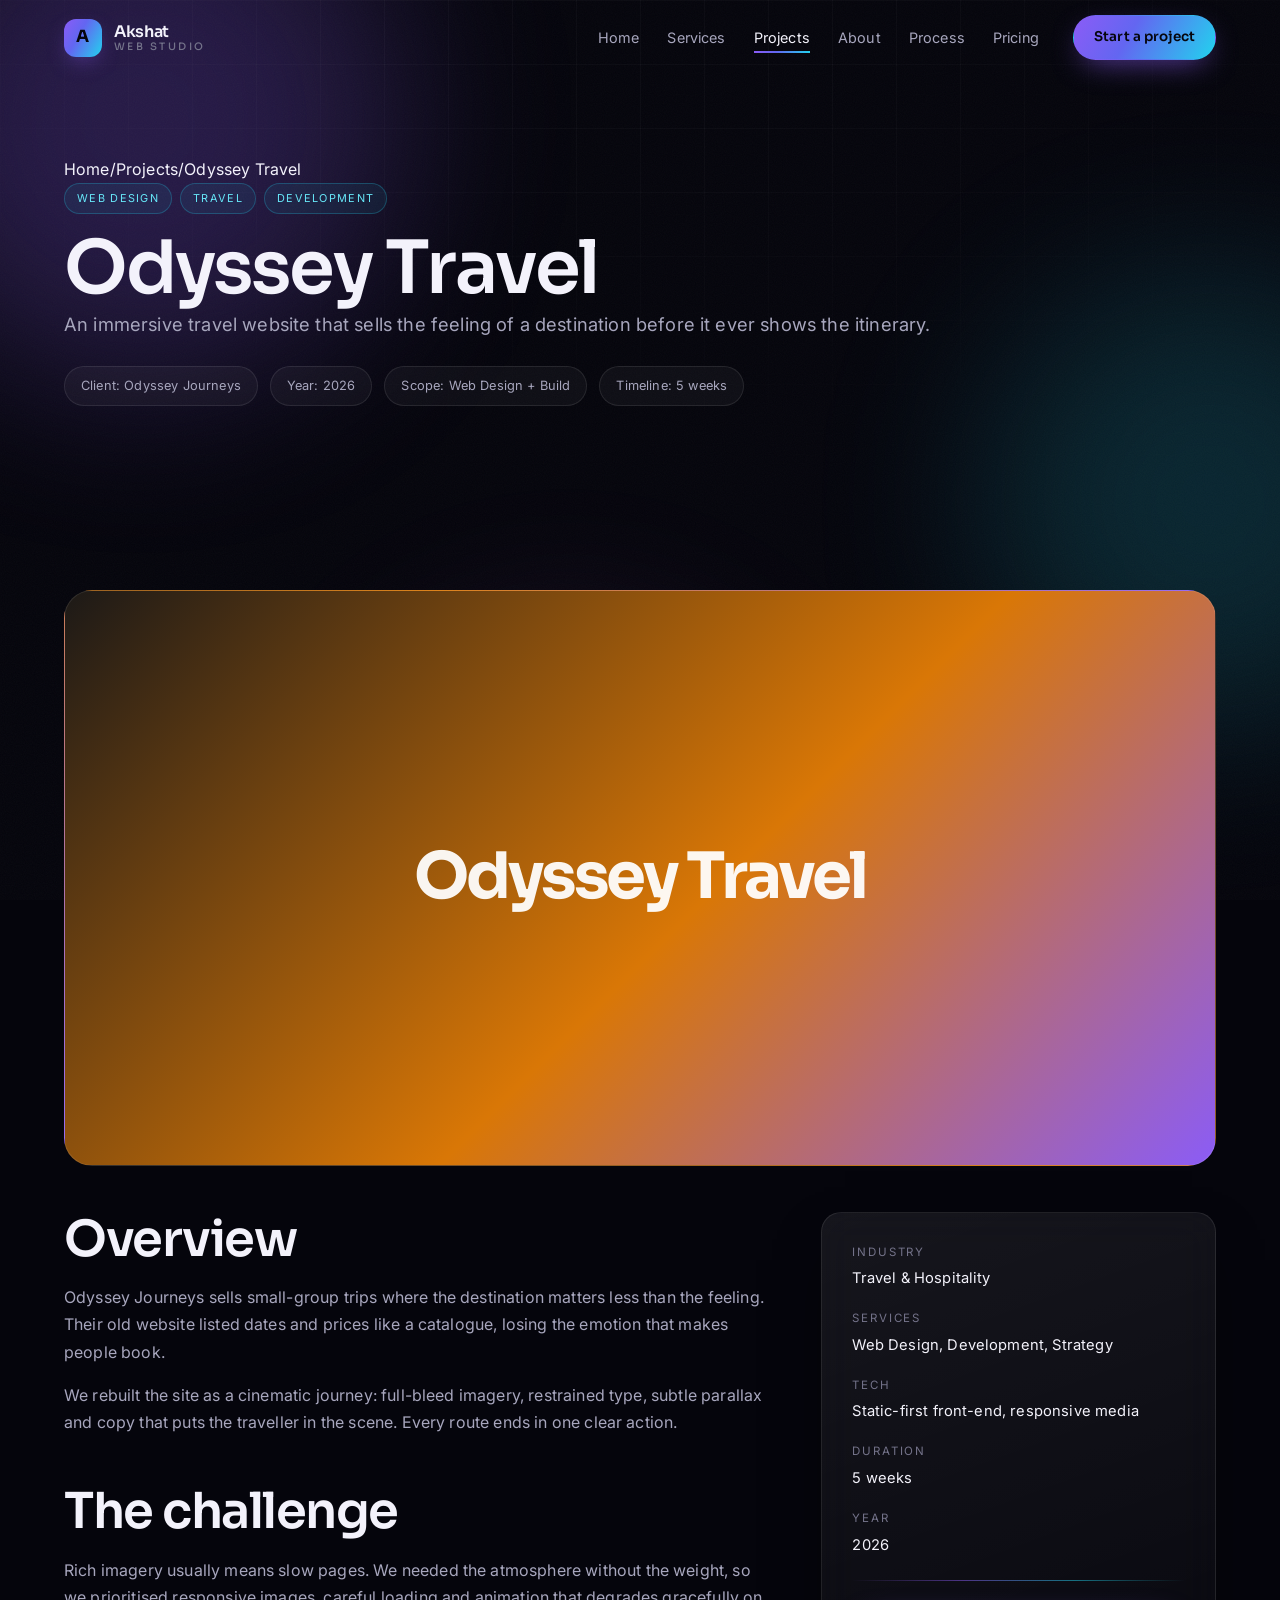
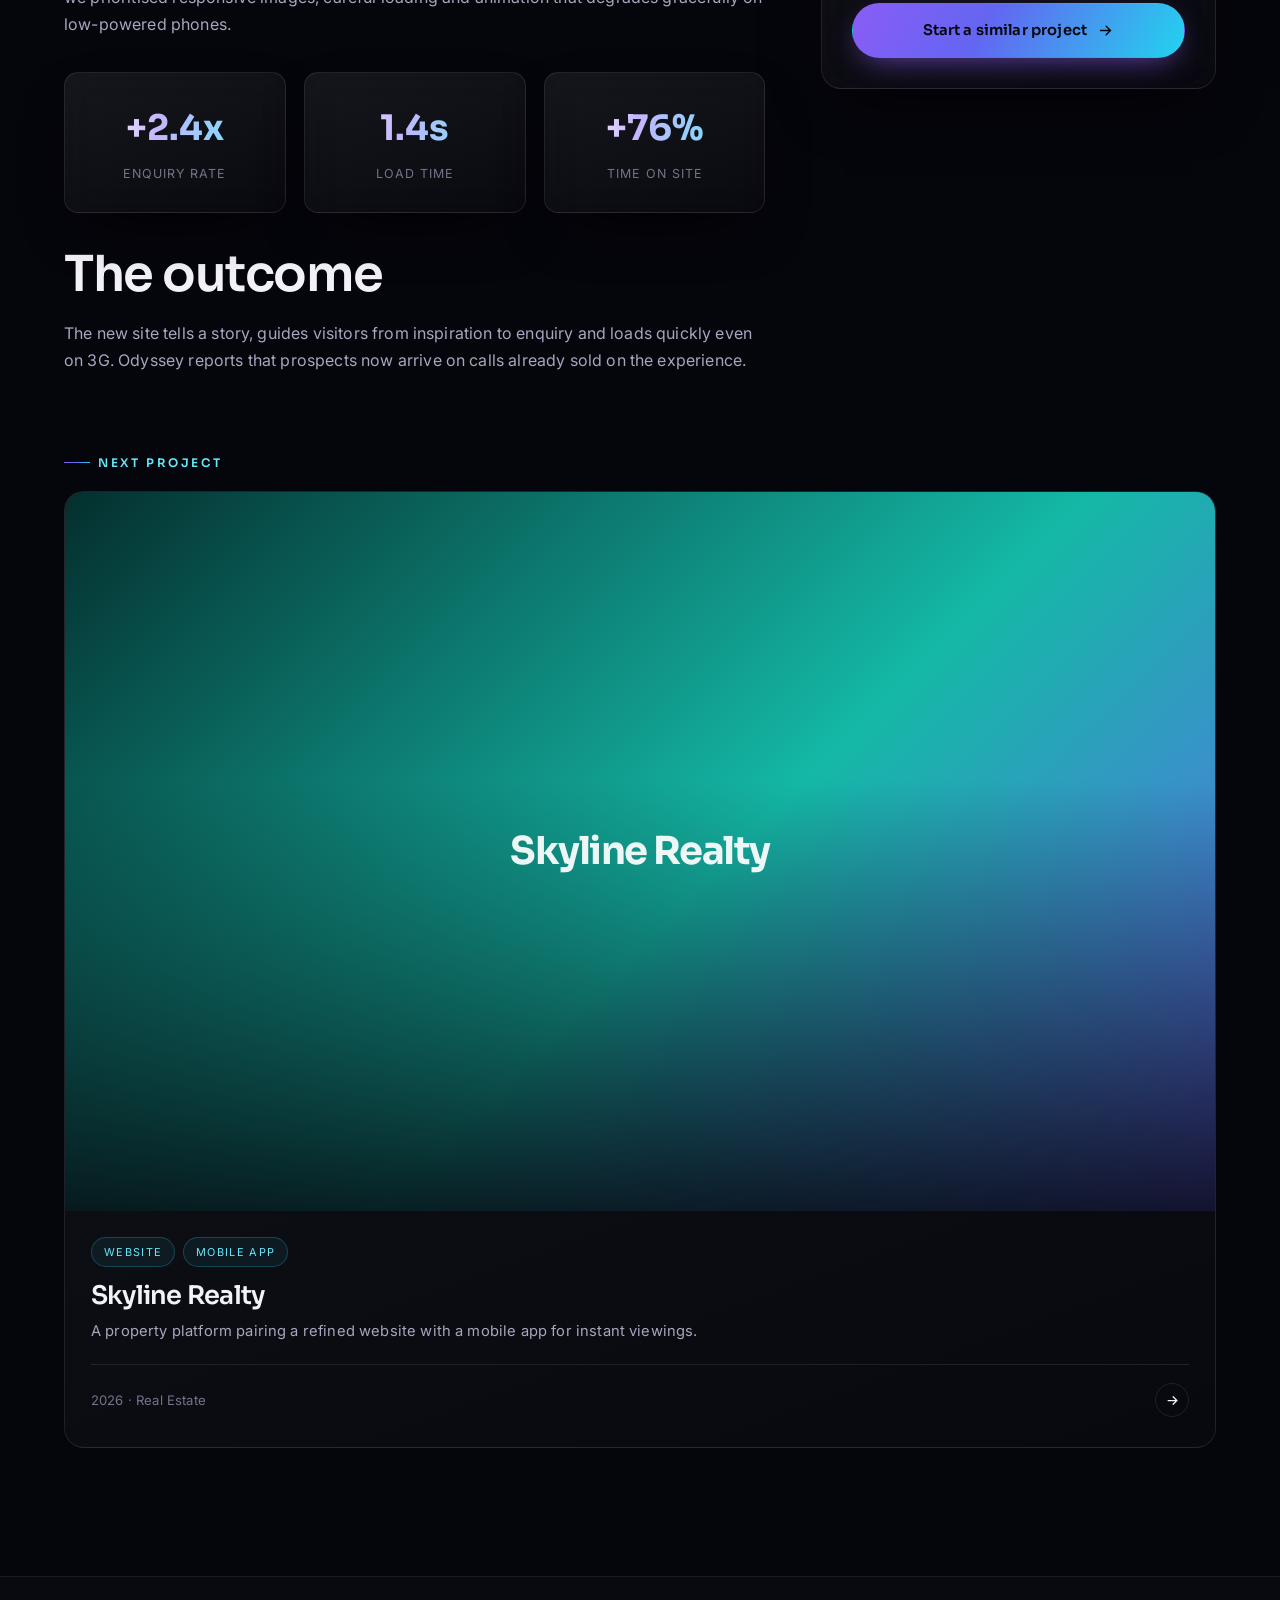
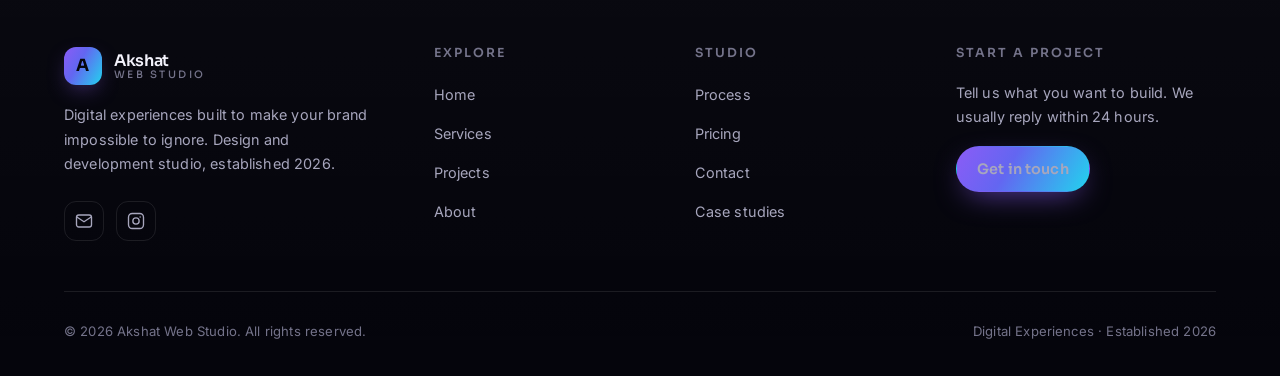
<file: project-odyssey-travel.html>
<!DOCTYPE html>
<html lang="en">
<head>
  <meta charset="UTF-8" />
  <meta name="viewport" content="width=device-width, initial-scale=1" />
  <title>Odyssey Travel — Immersive Website Case Study | Akshat Web Studio</title>
  <meta name="description" content="How Akshat Web Studio designed and built Odyssey Travel, an immersive travel website that sells the feeling of a trip before the itinerary." />
  <meta name="theme-color" content="#05050c" />
  <link rel="canonical" href="https://akshatwebstudio.com/project-odyssey-travel.html" />
  <meta property="og:type" content="article" />
  <meta property="og:title" content="Odyssey Travel — Case Study | Akshat Web Studio" />
  <meta property="og:description" content="An immersive travel website built for emotion and speed." />
  <meta property="og:url" content="https://akshatwebstudio.com/project-odyssey-travel.html" />
  <link rel="icon" href="assets/img/favicon.svg" type="image/svg+xml" />
  <link rel="preconnect" href="https://fonts.googleapis.com" />
  <link rel="preconnect" href="https://fonts.gstatic.com" crossorigin />
  <link href="https://fonts.googleapis.com/css2?family=Sora:wght@400;500;600;700&family=Inter:wght@400;500;600&display=swap" rel="stylesheet" />
  <link rel="stylesheet" href="assets/css/styles.css" />
</head>
<body>
  <a class="skip-link" href="#main">Skip to content</a>
  <div class="scroll-progress" aria-hidden="true"></div>
  <div class="bg-fx" aria-hidden="true"><span class="orb orb--1"></span><span class="orb orb--2"></span><span class="orb orb--3"></span></div>
  <div class="noise" aria-hidden="true"></div>

  <header class="site-header" id="siteHeader">
    <div class="container header-inner">
      <a class="brand" href="index.html" aria-label="Akshat Web Studio home"><span class="brand-mark" aria-hidden="true">A</span><span class="brand-text">Akshat<span>Web Studio</span></span></a>
      <nav class="nav" id="primaryNav" aria-label="Primary">
        <ul class="nav-list">
          <li><a href="index.html">Home</a></li>
          <li><a href="services.html">Services</a></li>
          <li><a href="projects.html">Projects</a></li>
          <li><a href="about.html">About</a></li>
          <li><a href="process.html">Process</a></li>
          <li><a href="pricing.html">Pricing</a></li>
        </ul>
        <a class="btn btn-primary btn-sm nav-cta" href="contact.html">Start a project</a>
      </nav>
      <button class="nav-toggle" id="navToggle" type="button" aria-expanded="false" aria-controls="primaryNav" aria-label="Open menu"><span></span><span></span><span></span></button>
    </div>
  </header>

  <main id="main">
    <section class="detail-hero">
      <div class="container">
        <nav class="breadcrumb" aria-label="Breadcrumb" style="justify-content:flex-start"><a href="index.html">Home</a><span aria-hidden="true">/</span><a href="projects.html">Projects</a><span aria-hidden="true">/</span><span>Odyssey Travel</span></nav>
        <div class="project-tags" data-reveal><span class="tag">Web Design</span><span class="tag">Travel</span><span class="tag">Development</span></div>
        <h1 data-reveal style="--delay:60ms">Odyssey Travel</h1>
        <p class="lead" data-reveal style="--delay:120ms">An immersive travel website that sells the feeling of a destination before it ever shows the itinerary.</p>
        <div class="detail-meta" data-reveal style="--delay:180ms">
          <span class="chip">Client: Odyssey Journeys</span>
          <span class="chip">Year: 2026</span>
          <span class="chip">Scope: Web Design + Build</span>
          <span class="chip">Timeline: 5 weeks</span>
        </div>
      </div>
    </section>

    <section class="section section--tight">
      <div class="container">
        <div class="detail-visual pm-5" data-reveal><span class="dv-title">Odyssey Travel</span></div>

        <div class="detail-grid">
          <div data-reveal>
            <h2>Overview</h2>
            <p>Odyssey Journeys sells small-group trips where the destination matters less than the feeling. Their old website listed dates and prices like a catalogue, losing the emotion that makes people book.</p>
            <p>We rebuilt the site as a cinematic journey: full-bleed imagery, restrained type, subtle parallax and copy that puts the traveller in the scene. Every route ends in one clear action.</p>

            <h2 class="mt-48">The challenge</h2>
            <p>Rich imagery usually means slow pages. We needed the atmosphere without the weight, so we prioritised responsive images, careful loading and animation that degrades gracefully on low-powered phones.</p>

            <div class="result-grid">
              <div class="result-card glass"><span class="rn">+2.4x</span><span class="rl">Enquiry rate</span></div>
              <div class="result-card glass"><span class="rn">1.4s</span><span class="rl">Load time</span></div>
              <div class="result-card glass"><span class="rn">+76%</span><span class="rl">Time on site</span></div>
            </div>

            <h2>The outcome</h2>
            <p>The new site tells a story, guides visitors from inspiration to enquiry and loads quickly even on 3G. Odyssey reports that prospects now arrive on calls already sold on the experience.</p>
          </div>

          <aside class="detail-aside glass">
            <dl>
              <div><dt>Industry</dt><dd>Travel &amp; Hospitality</dd></div>
              <div><dt>Services</dt><dd>Web Design, Development, Strategy</dd></div>
              <div><dt>Tech</dt><dd>Static-first front-end, responsive media</dd></div>
              <div><dt>Duration</dt><dd>5 weeks</dd></div>
              <div><dt>Year</dt><dd>2026</dd></div>
            </dl>
            <hr class="gradient-line" />
            <a class="btn btn-primary btn-block" href="contact.html">Start a similar project
              <svg viewBox="0 0 24 24" fill="none" stroke="currentColor" stroke-width="2" stroke-linecap="round" aria-hidden="true"><path d="M5 12h14M13 6l6 6-6 6"/></svg>
            </a>
          </aside>
        </div>

        <div class="next-project" data-reveal>
          <span class="eyebrow">Next project</span>
          <a class="project-card" href="project-skyline-realty.html">
            <div class="project-media pm-6"><span class="pm-inner">Skyline Realty</span></div>
            <div class="project-body">
              <div class="project-tags"><span class="tag">Website</span><span class="tag">Mobile App</span></div>
              <h3>Skyline Realty</h3>
              <p>A property platform pairing a refined website with a mobile app for instant viewings.</p>
              <div class="project-meta"><span>2026 · Real Estate</span><span class="arrow" aria-hidden="true"><svg viewBox="0 0 24 24" fill="none" stroke="currentColor" stroke-width="2" stroke-linecap="round"><path d="M5 12h14M13 6l6 6-6 6"/></svg></span></div>
            </div>
          </a>
        </div>
      </div>
    </section>
  </main>

  <footer class="site-footer">
    <div class="container">
      <div class="footer-grid">
        <div class="footer-brand">
          <a class="brand" href="index.html" aria-label="Akshat Web Studio home"><span class="brand-mark" aria-hidden="true">A</span><span class="brand-text">Akshat<span>Web Studio</span></span></a>
          <p>Digital experiences built to make your brand impossible to ignore. Design and development studio, established 2026.</p>
          <div class="footer-social">
            <a href="mailto:akshatwebstudio@gmail.com" aria-label="Email Akshat Web Studio"><svg viewBox="0 0 24 24" fill="none" stroke="currentColor" stroke-width="1.8" stroke-linecap="round" stroke-linejoin="round"><rect x="2" y="4" width="20" height="16" rx="3"/><path d="M3 7l9 6 9-6"/></svg></a>
            <a href="https://www.instagram.com/akshatwebstudio/" target="_blank" rel="noopener" aria-label="Akshat Web Studio on Instagram"><svg viewBox="0 0 24 24" fill="none" stroke="currentColor" stroke-width="1.8" stroke-linecap="round" stroke-linejoin="round"><rect x="2" y="2" width="20" height="20" rx="5"/><circle cx="12" cy="12" r="4.2"/><circle cx="17.5" cy="6.5" r="1" fill="currentColor" stroke="none"/></svg></a>
          </div>
        </div>
        <div class="footer-col"><h4>Explore</h4><ul><li><a href="index.html">Home</a></li><li><a href="services.html">Services</a></li><li><a href="projects.html">Projects</a></li><li><a href="about.html">About</a></li></ul></div>
        <div class="footer-col"><h4>Studio</h4><ul><li><a href="process.html">Process</a></li><li><a href="pricing.html">Pricing</a></li><li><a href="contact.html">Contact</a></li><li><a href="projects.html">Case studies</a></li></ul></div>
        <div class="footer-col"><h4>Start a project</h4><p>Tell us what you want to build. We usually reply within 24 hours.</p><a class="btn btn-primary btn-sm" href="contact.html">Get in touch</a></div>
      </div>
      <div class="footer-bottom">
        <span>&copy; <span data-year>2026</span> Akshat Web Studio. All rights reserved.</span>
        <span>Digital Experiences &middot; Established 2026</span>
      </div>
    </div>
  </footer>
  <script src="assets/js/main.js" defer></script>
</body>
</html>
</file>
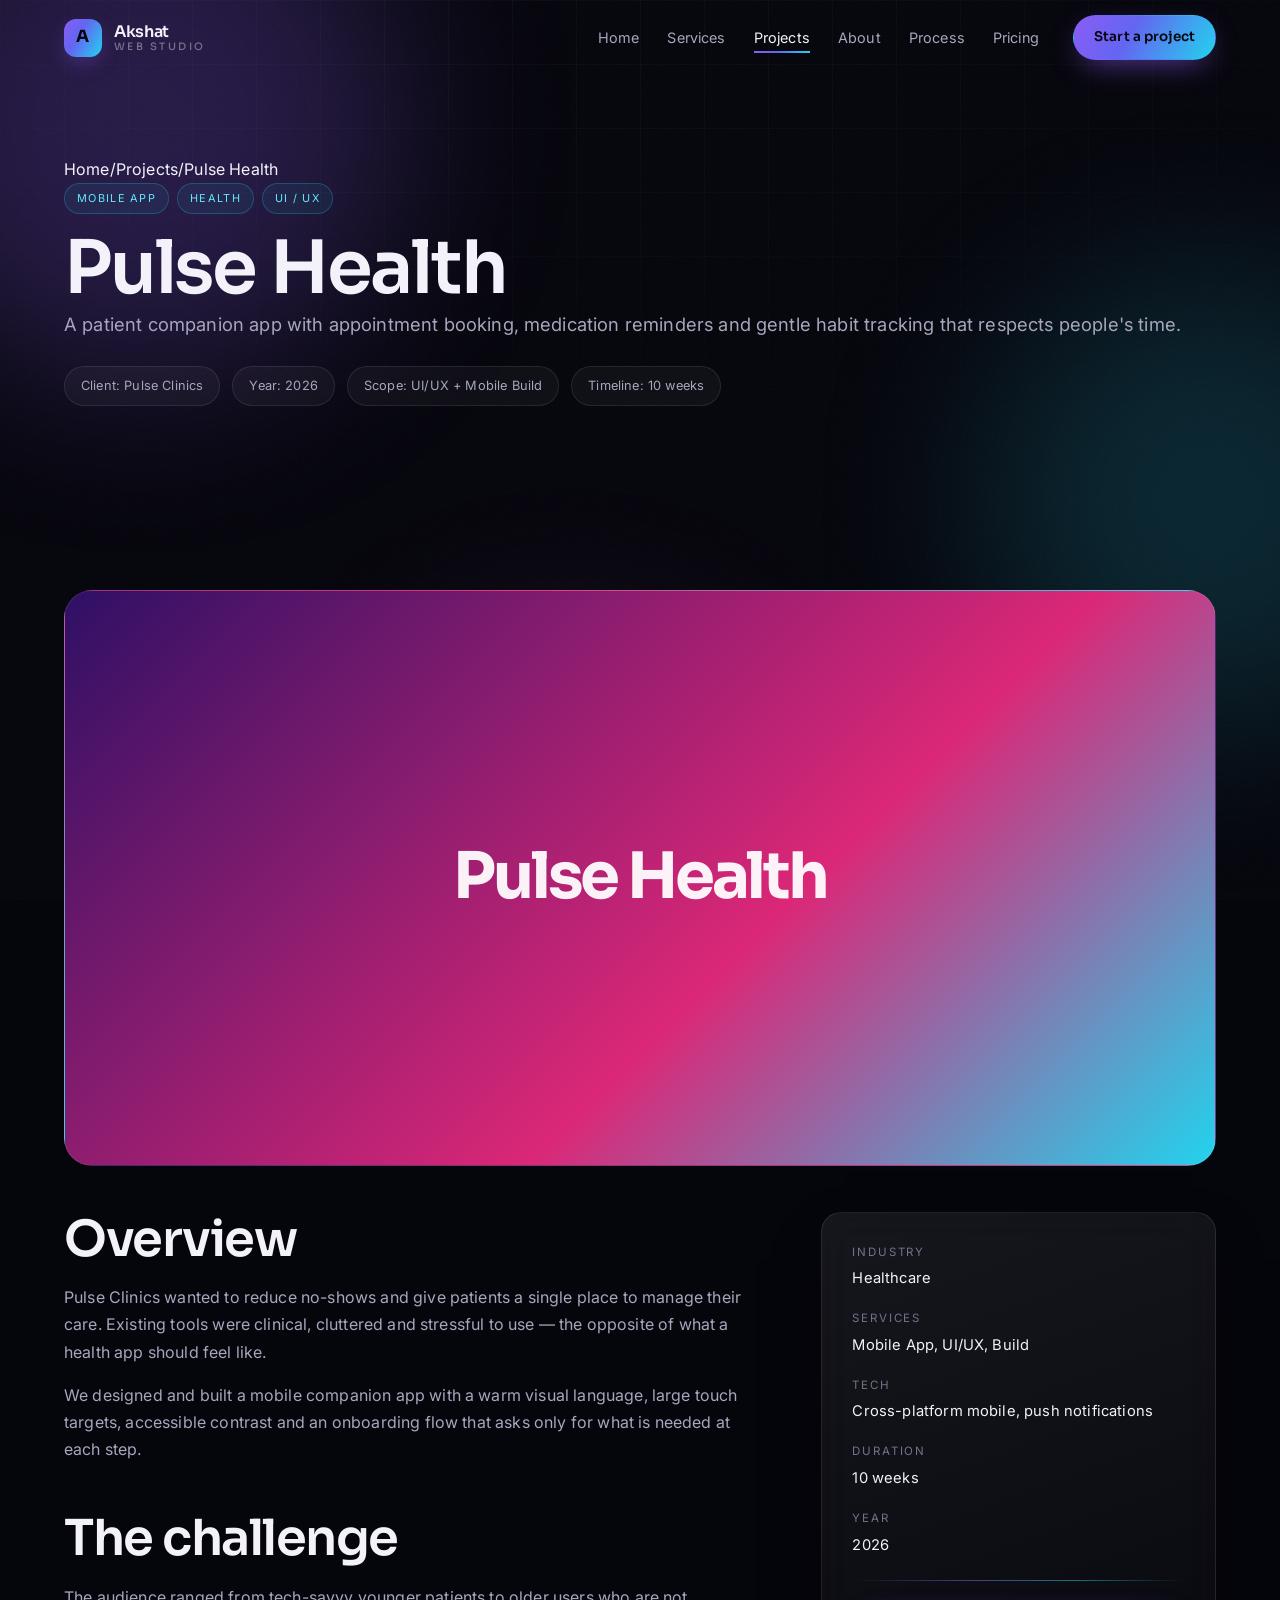
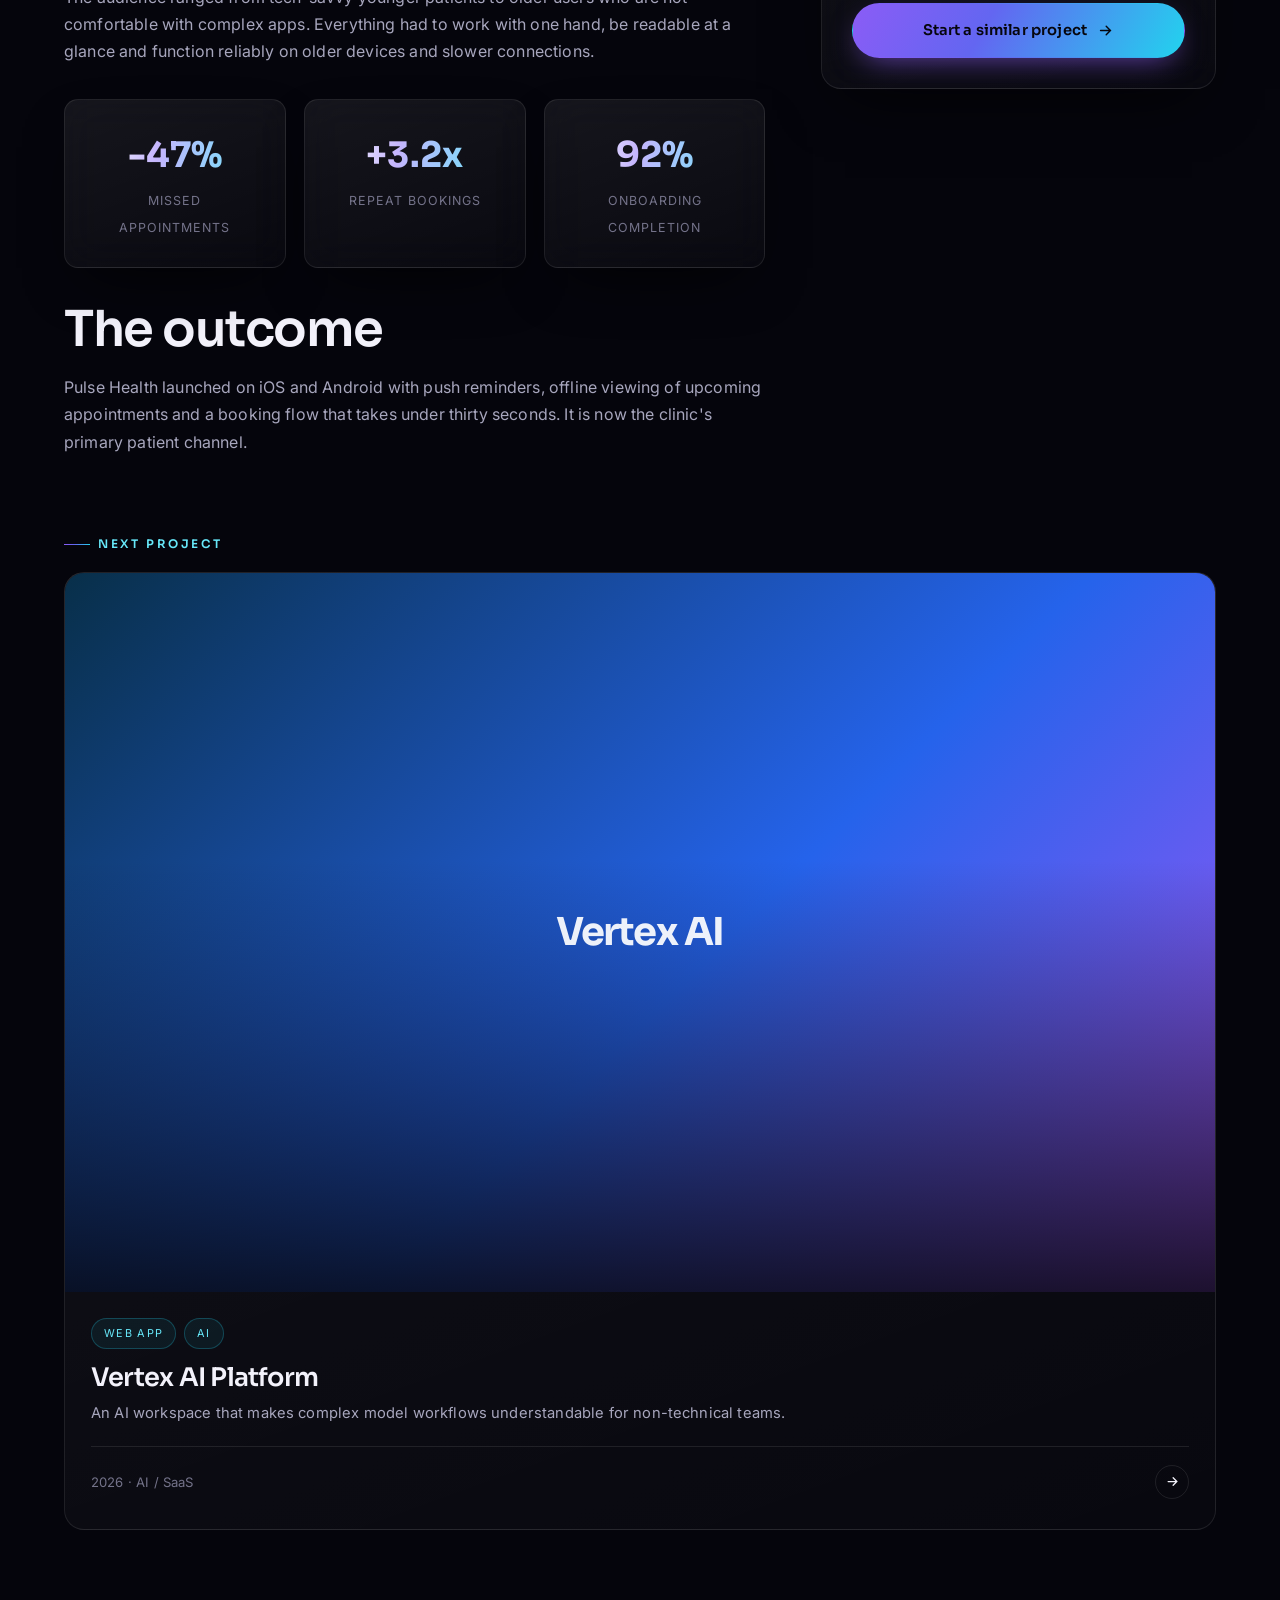
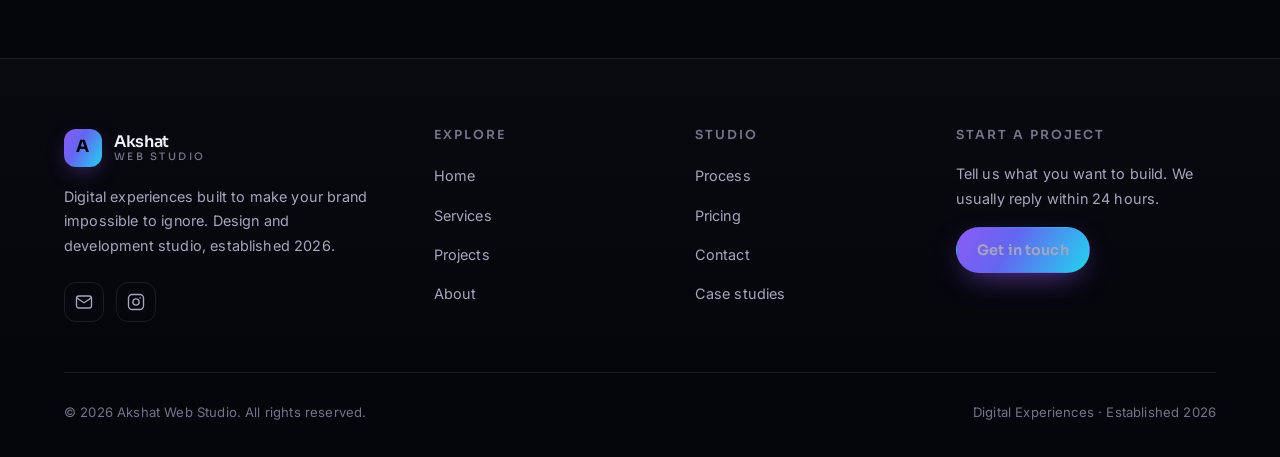
<file: project-pulse-health.html>
<!DOCTYPE html>
<html lang="en">
<head>
  <meta charset="UTF-8" />
  <meta name="viewport" content="width=device-width, initial-scale=1" />
  <title>Pulse Health — Patient Companion App Case Study | Akshat Web Studio</title>
  <meta name="description" content="How Akshat Web Studio designed Pulse Health, a mobile patient companion app with booking, reminders and habit tracking." />
  <meta name="theme-color" content="#05050c" />
  <link rel="canonical" href="https://akshatwebstudio.com/project-pulse-health.html" />
  <meta property="og:type" content="article" />
  <meta property="og:title" content="Pulse Health — Case Study | Akshat Web Studio" />
  <meta property="og:description" content="A patient companion app designed for calm, everyday use." />
  <meta property="og:url" content="https://akshatwebstudio.com/project-pulse-health.html" />
  <link rel="icon" href="assets/img/favicon.svg" type="image/svg+xml" />
  <link rel="preconnect" href="https://fonts.googleapis.com" />
  <link rel="preconnect" href="https://fonts.gstatic.com" crossorigin />
  <link href="https://fonts.googleapis.com/css2?family=Sora:wght@400;500;600;700&family=Inter:wght@400;500;600&display=swap" rel="stylesheet" />
  <link rel="stylesheet" href="assets/css/styles.css" />
</head>
<body>
  <a class="skip-link" href="#main">Skip to content</a>
  <div class="scroll-progress" aria-hidden="true"></div>
  <div class="bg-fx" aria-hidden="true"><span class="orb orb--1"></span><span class="orb orb--2"></span><span class="orb orb--3"></span></div>
  <div class="noise" aria-hidden="true"></div>

  <header class="site-header" id="siteHeader">
    <div class="container header-inner">
      <a class="brand" href="index.html" aria-label="Akshat Web Studio home"><span class="brand-mark" aria-hidden="true">A</span><span class="brand-text">Akshat<span>Web Studio</span></span></a>
      <nav class="nav" id="primaryNav" aria-label="Primary">
        <ul class="nav-list">
          <li><a href="index.html">Home</a></li>
          <li><a href="services.html">Services</a></li>
          <li><a href="projects.html">Projects</a></li>
          <li><a href="about.html">About</a></li>
          <li><a href="process.html">Process</a></li>
          <li><a href="pricing.html">Pricing</a></li>
        </ul>
        <a class="btn btn-primary btn-sm nav-cta" href="contact.html">Start a project</a>
      </nav>
      <button class="nav-toggle" id="navToggle" type="button" aria-expanded="false" aria-controls="primaryNav" aria-label="Open menu"><span></span><span></span><span></span></button>
    </div>
  </header>

  <main id="main">
    <section class="detail-hero">
      <div class="container">
        <nav class="breadcrumb" aria-label="Breadcrumb" style="justify-content:flex-start"><a href="index.html">Home</a><span aria-hidden="true">/</span><a href="projects.html">Projects</a><span aria-hidden="true">/</span><span>Pulse Health</span></nav>
        <div class="project-tags" data-reveal><span class="tag">Mobile App</span><span class="tag">Health</span><span class="tag">UI / UX</span></div>
        <h1 data-reveal style="--delay:60ms">Pulse Health</h1>
        <p class="lead" data-reveal style="--delay:120ms">A patient companion app with appointment booking, medication reminders and gentle habit tracking that respects people's time.</p>
        <div class="detail-meta" data-reveal style="--delay:180ms">
          <span class="chip">Client: Pulse Clinics</span>
          <span class="chip">Year: 2026</span>
          <span class="chip">Scope: UI/UX + Mobile Build</span>
          <span class="chip">Timeline: 10 weeks</span>
        </div>
      </div>
    </section>

    <section class="section section--tight">
      <div class="container">
        <div class="detail-visual pm-3" data-reveal><span class="dv-title">Pulse Health</span></div>

        <div class="detail-grid">
          <div data-reveal>
            <h2>Overview</h2>
            <p>Pulse Clinics wanted to reduce no-shows and give patients a single place to manage their care. Existing tools were clinical, cluttered and stressful to use — the opposite of what a health app should feel like.</p>
            <p>We designed and built a mobile companion app with a warm visual language, large touch targets, accessible contrast and an onboarding flow that asks only for what is needed at each step.</p>

            <h2 class="mt-48">The challenge</h2>
            <p>The audience ranged from tech-savvy younger patients to older users who are not comfortable with complex apps. Everything had to work with one hand, be readable at a glance and function reliably on older devices and slower connections.</p>

            <div class="result-grid">
              <div class="result-card glass"><span class="rn">-47%</span><span class="rl">Missed appointments</span></div>
              <div class="result-card glass"><span class="rn">+3.2x</span><span class="rl">Repeat bookings</span></div>
              <div class="result-card glass"><span class="rn">92%</span><span class="rl">Onboarding completion</span></div>
            </div>

            <h2>The outcome</h2>
            <p>Pulse Health launched on iOS and Android with push reminders, offline viewing of upcoming appointments and a booking flow that takes under thirty seconds. It is now the clinic's primary patient channel.</p>
          </div>

          <aside class="detail-aside glass">
            <dl>
              <div><dt>Industry</dt><dd>Healthcare</dd></div>
              <div><dt>Services</dt><dd>Mobile App, UI/UX, Build</dd></div>
              <div><dt>Tech</dt><dd>Cross-platform mobile, push notifications</dd></div>
              <div><dt>Duration</dt><dd>10 weeks</dd></div>
              <div><dt>Year</dt><dd>2026</dd></div>
            </dl>
            <hr class="gradient-line" />
            <a class="btn btn-primary btn-block" href="contact.html">Start a similar project
              <svg viewBox="0 0 24 24" fill="none" stroke="currentColor" stroke-width="2" stroke-linecap="round" aria-hidden="true"><path d="M5 12h14M13 6l6 6-6 6"/></svg>
            </a>
          </aside>
        </div>

        <div class="next-project" data-reveal>
          <span class="eyebrow">Next project</span>
          <a class="project-card" href="project-vertex-ai.html">
            <div class="project-media pm-4"><span class="pm-inner">Vertex AI</span></div>
            <div class="project-body">
              <div class="project-tags"><span class="tag">Web App</span><span class="tag">AI</span></div>
              <h3>Vertex AI Platform</h3>
              <p>An AI workspace that makes complex model workflows understandable for non-technical teams.</p>
              <div class="project-meta"><span>2026 · AI / SaaS</span><span class="arrow" aria-hidden="true"><svg viewBox="0 0 24 24" fill="none" stroke="currentColor" stroke-width="2" stroke-linecap="round"><path d="M5 12h14M13 6l6 6-6 6"/></svg></span></div>
            </div>
          </a>
        </div>
      </div>
    </section>
  </main>

  <footer class="site-footer">
    <div class="container">
      <div class="footer-grid">
        <div class="footer-brand">
          <a class="brand" href="index.html" aria-label="Akshat Web Studio home"><span class="brand-mark" aria-hidden="true">A</span><span class="brand-text">Akshat<span>Web Studio</span></span></a>
          <p>Digital experiences built to make your brand impossible to ignore. Design and development studio, established 2026.</p>
          <div class="footer-social">
            <a href="mailto:akshatwebstudio@gmail.com" aria-label="Email Akshat Web Studio"><svg viewBox="0 0 24 24" fill="none" stroke="currentColor" stroke-width="1.8" stroke-linecap="round" stroke-linejoin="round"><rect x="2" y="4" width="20" height="16" rx="3"/><path d="M3 7l9 6 9-6"/></svg></a>
            <a href="https://www.instagram.com/akshatwebstudio/" target="_blank" rel="noopener" aria-label="Akshat Web Studio on Instagram"><svg viewBox="0 0 24 24" fill="none" stroke="currentColor" stroke-width="1.8" stroke-linecap="round" stroke-linejoin="round"><rect x="2" y="2" width="20" height="20" rx="5"/><circle cx="12" cy="12" r="4.2"/><circle cx="17.5" cy="6.5" r="1" fill="currentColor" stroke="none"/></svg></a>
          </div>
        </div>
        <div class="footer-col"><h4>Explore</h4><ul><li><a href="index.html">Home</a></li><li><a href="services.html">Services</a></li><li><a href="projects.html">Projects</a></li><li><a href="about.html">About</a></li></ul></div>
        <div class="footer-col"><h4>Studio</h4><ul><li><a href="process.html">Process</a></li><li><a href="pricing.html">Pricing</a></li><li><a href="contact.html">Contact</a></li><li><a href="projects.html">Case studies</a></li></ul></div>
        <div class="footer-col"><h4>Start a project</h4><p>Tell us what you want to build. We usually reply within 24 hours.</p><a class="btn btn-primary btn-sm" href="contact.html">Get in touch</a></div>
      </div>
      <div class="footer-bottom">
        <span>&copy; <span data-year>2026</span> Akshat Web Studio. All rights reserved.</span>
        <span>Digital Experiences &middot; Established 2026</span>
      </div>
    </div>
  </footer>
  <script src="assets/js/main.js" defer></script>
</body>
</html>
</file>
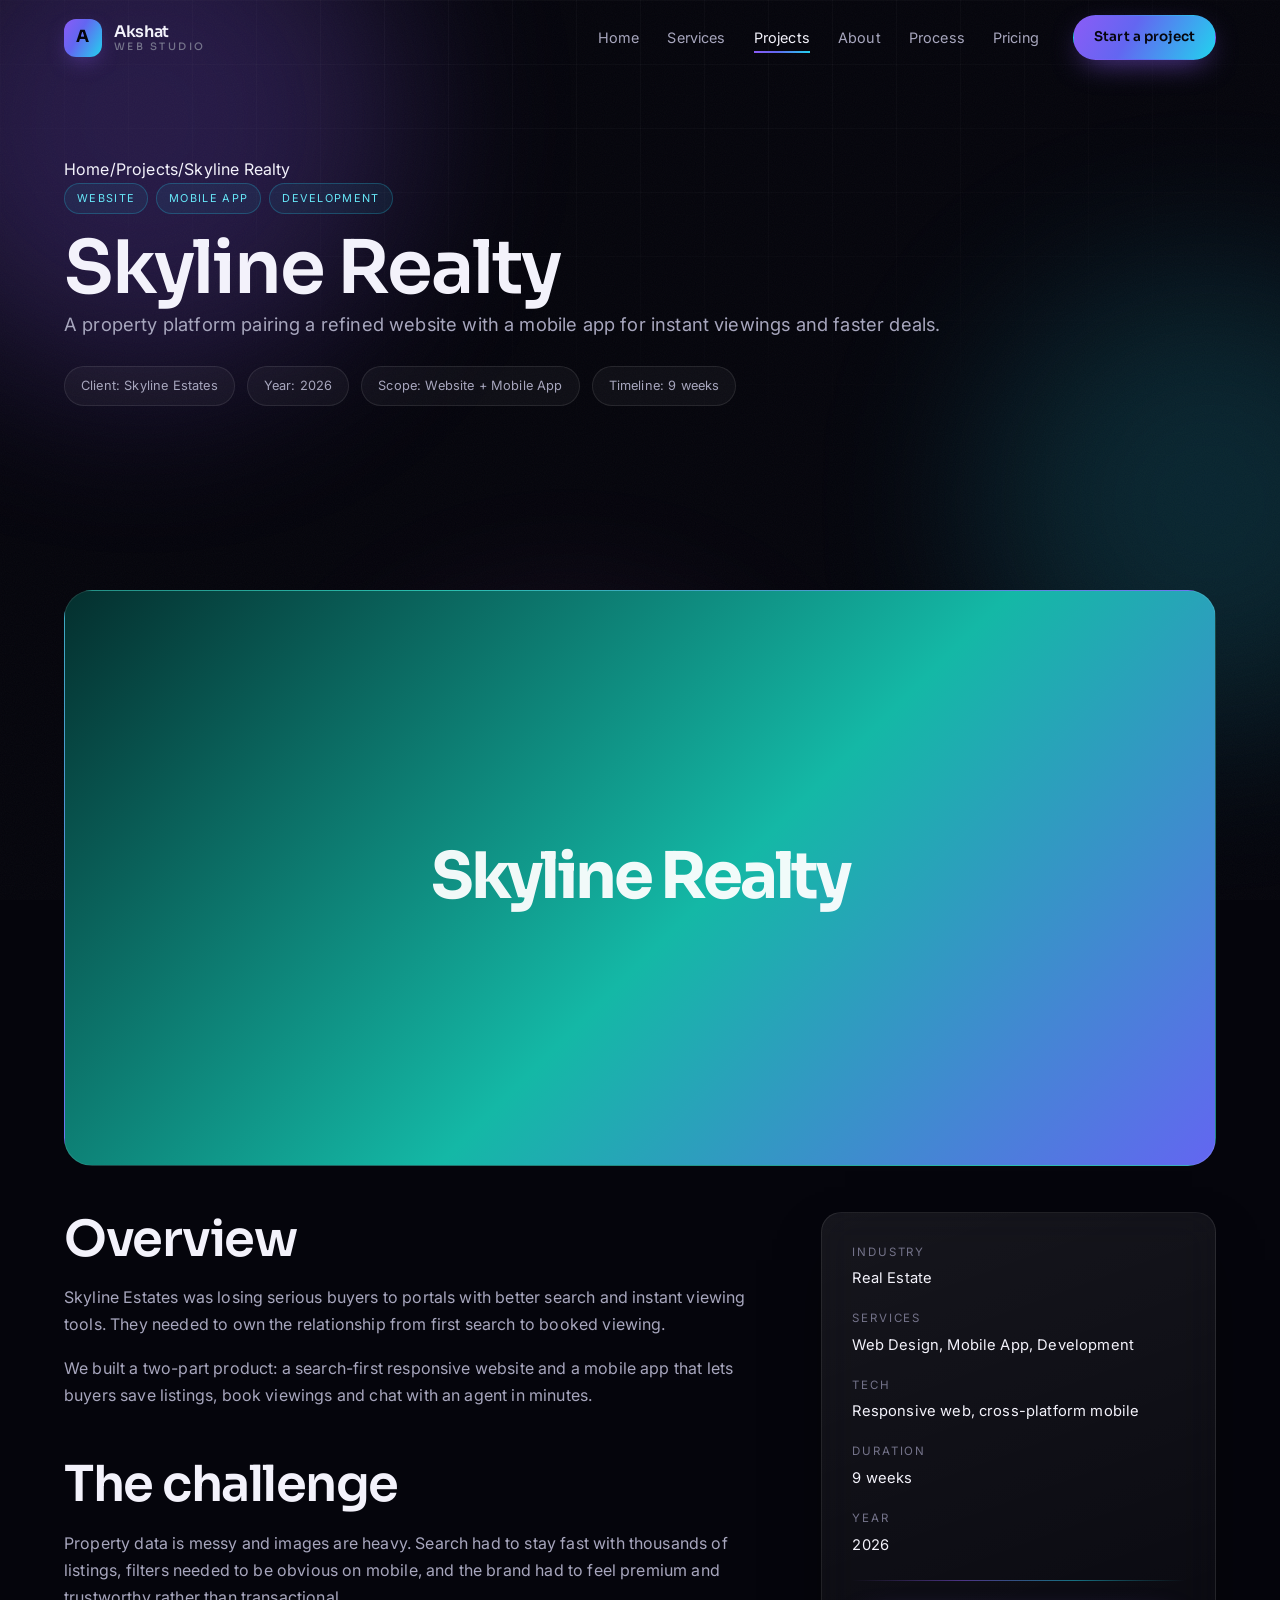
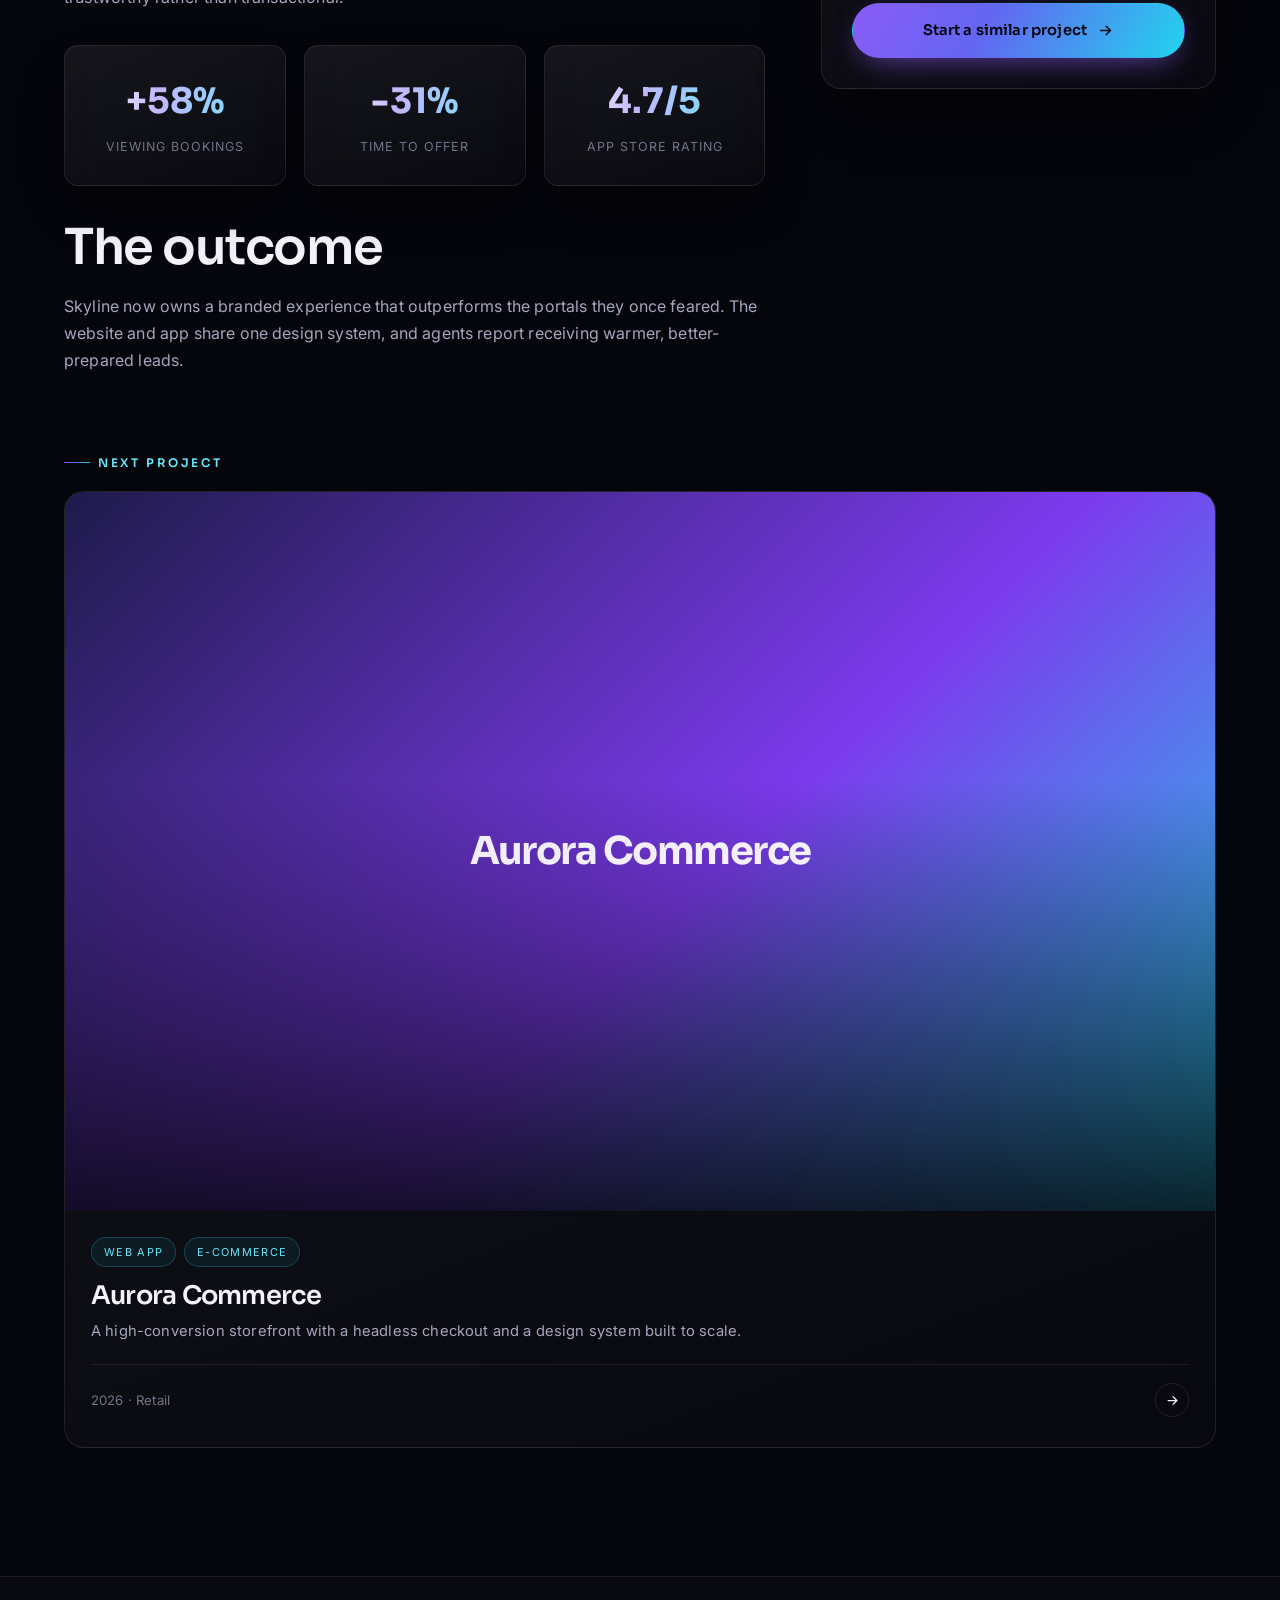
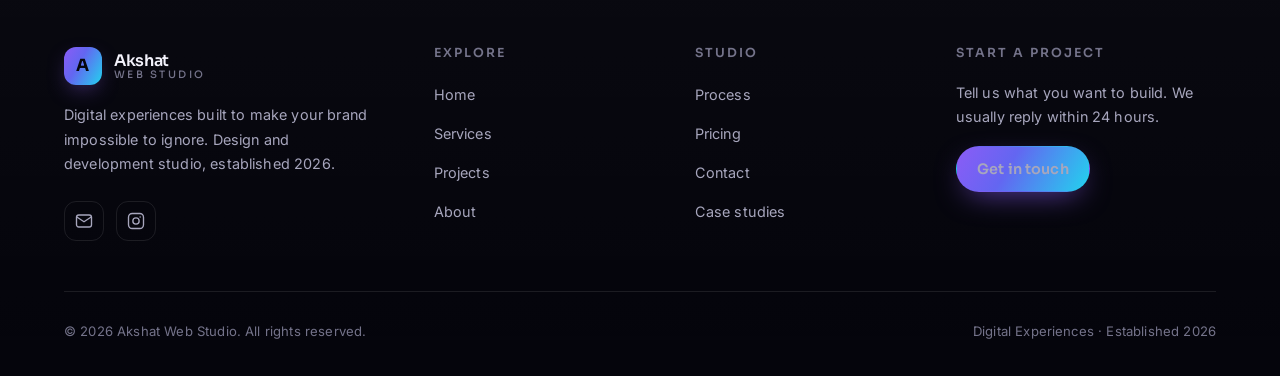
<file: project-skyline-realty.html>
<!DOCTYPE html>
<html lang="en">
<head>
  <meta charset="UTF-8" />
  <meta name="viewport" content="width=device-width, initial-scale=1" />
  <title>Skyline Realty — Property Platform &amp; App Case Study | Akshat Web Studio</title>
  <meta name="description" content="How Akshat Web Studio built Skyline Realty, a property platform pairing a refined website with a mobile app for instant viewings." />
  <meta name="theme-color" content="#05050c" />
  <link rel="canonical" href="https://akshatwebstudio.com/project-skyline-realty.html" />
  <meta property="og:type" content="article" />
  <meta property="og:title" content="Skyline Realty — Case Study | Akshat Web Studio" />
  <meta property="og:description" content="A property platform built for trust and speed." />
  <meta property="og:url" content="https://akshatwebstudio.com/project-skyline-realty.html" />
  <link rel="icon" href="assets/img/favicon.svg" type="image/svg+xml" />
  <link rel="preconnect" href="https://fonts.googleapis.com" />
  <link rel="preconnect" href="https://fonts.gstatic.com" crossorigin />
  <link href="https://fonts.googleapis.com/css2?family=Sora:wght@400;500;600;700&family=Inter:wght@400;500;600&display=swap" rel="stylesheet" />
  <link rel="stylesheet" href="assets/css/styles.css" />
</head>
<body>
  <a class="skip-link" href="#main">Skip to content</a>
  <div class="scroll-progress" aria-hidden="true"></div>
  <div class="bg-fx" aria-hidden="true"><span class="orb orb--1"></span><span class="orb orb--2"></span><span class="orb orb--3"></span></div>
  <div class="noise" aria-hidden="true"></div>

  <header class="site-header" id="siteHeader">
    <div class="container header-inner">
      <a class="brand" href="index.html" aria-label="Akshat Web Studio home"><span class="brand-mark" aria-hidden="true">A</span><span class="brand-text">Akshat<span>Web Studio</span></span></a>
      <nav class="nav" id="primaryNav" aria-label="Primary">
        <ul class="nav-list">
          <li><a href="index.html">Home</a></li>
          <li><a href="services.html">Services</a></li>
          <li><a href="projects.html">Projects</a></li>
          <li><a href="about.html">About</a></li>
          <li><a href="process.html">Process</a></li>
          <li><a href="pricing.html">Pricing</a></li>
        </ul>
        <a class="btn btn-primary btn-sm nav-cta" href="contact.html">Start a project</a>
      </nav>
      <button class="nav-toggle" id="navToggle" type="button" aria-expanded="false" aria-controls="primaryNav" aria-label="Open menu"><span></span><span></span><span></span></button>
    </div>
  </header>

  <main id="main">
    <section class="detail-hero">
      <div class="container">
        <nav class="breadcrumb" aria-label="Breadcrumb" style="justify-content:flex-start"><a href="index.html">Home</a><span aria-hidden="true">/</span><a href="projects.html">Projects</a><span aria-hidden="true">/</span><span>Skyline Realty</span></nav>
        <div class="project-tags" data-reveal><span class="tag">Website</span><span class="tag">Mobile App</span><span class="tag">Development</span></div>
        <h1 data-reveal style="--delay:60ms">Skyline Realty</h1>
        <p class="lead" data-reveal style="--delay:120ms">A property platform pairing a refined website with a mobile app for instant viewings and faster deals.</p>
        <div class="detail-meta" data-reveal style="--delay:180ms">
          <span class="chip">Client: Skyline Estates</span>
          <span class="chip">Year: 2026</span>
          <span class="chip">Scope: Website + Mobile App</span>
          <span class="chip">Timeline: 9 weeks</span>
        </div>
      </div>
    </section>

    <section class="section section--tight">
      <div class="container">
        <div class="detail-visual pm-6" data-reveal><span class="dv-title">Skyline Realty</span></div>

        <div class="detail-grid">
          <div data-reveal>
            <h2>Overview</h2>
            <p>Skyline Estates was losing serious buyers to portals with better search and instant viewing tools. They needed to own the relationship from first search to booked viewing.</p>
            <p>We built a two-part product: a search-first responsive website and a mobile app that lets buyers save listings, book viewings and chat with an agent in minutes.</p>

            <h2 class="mt-48">The challenge</h2>
            <p>Property data is messy and images are heavy. Search had to stay fast with thousands of listings, filters needed to be obvious on mobile, and the brand had to feel premium and trustworthy rather than transactional.</p>

            <div class="result-grid">
              <div class="result-card glass"><span class="rn">+58%</span><span class="rl">Viewing bookings</span></div>
              <div class="result-card glass"><span class="rn">-31%</span><span class="rl">Time to offer</span></div>
              <div class="result-card glass"><span class="rn">4.7/5</span><span class="rl">App store rating</span></div>
            </div>

            <h2>The outcome</h2>
            <p>Skyline now owns a branded experience that outperforms the portals they once feared. The website and app share one design system, and agents report receiving warmer, better-prepared leads.</p>
          </div>

          <aside class="detail-aside glass">
            <dl>
              <div><dt>Industry</dt><dd>Real Estate</dd></div>
              <div><dt>Services</dt><dd>Web Design, Mobile App, Development</dd></div>
              <div><dt>Tech</dt><dd>Responsive web, cross-platform mobile</dd></div>
              <div><dt>Duration</dt><dd>9 weeks</dd></div>
              <div><dt>Year</dt><dd>2026</dd></div>
            </dl>
            <hr class="gradient-line" />
            <a class="btn btn-primary btn-block" href="contact.html">Start a similar project
              <svg viewBox="0 0 24 24" fill="none" stroke="currentColor" stroke-width="2" stroke-linecap="round" aria-hidden="true"><path d="M5 12h14M13 6l6 6-6 6"/></svg>
            </a>
          </aside>
        </div>

        <div class="next-project" data-reveal>
          <span class="eyebrow">Next project</span>
          <a class="project-card" href="project-aurora-commerce.html">
            <div class="project-media pm-1"><span class="pm-inner">Aurora Commerce</span></div>
            <div class="project-body">
              <div class="project-tags"><span class="tag">Web App</span><span class="tag">E-commerce</span></div>
              <h3>Aurora Commerce</h3>
              <p>A high-conversion storefront with a headless checkout and a design system built to scale.</p>
              <div class="project-meta"><span>2026 · Retail</span><span class="arrow" aria-hidden="true"><svg viewBox="0 0 24 24" fill="none" stroke="currentColor" stroke-width="2" stroke-linecap="round"><path d="M5 12h14M13 6l6 6-6 6"/></svg></span></div>
            </div>
          </a>
        </div>
      </div>
    </section>
  </main>

  <footer class="site-footer">
    <div class="container">
      <div class="footer-grid">
        <div class="footer-brand">
          <a class="brand" href="index.html" aria-label="Akshat Web Studio home"><span class="brand-mark" aria-hidden="true">A</span><span class="brand-text">Akshat<span>Web Studio</span></span></a>
          <p>Digital experiences built to make your brand impossible to ignore. Design and development studio, established 2026.</p>
          <div class="footer-social">
            <a href="mailto:akshatwebstudio@gmail.com" aria-label="Email Akshat Web Studio"><svg viewBox="0 0 24 24" fill="none" stroke="currentColor" stroke-width="1.8" stroke-linecap="round" stroke-linejoin="round"><rect x="2" y="4" width="20" height="16" rx="3"/><path d="M3 7l9 6 9-6"/></svg></a>
            <a href="https://www.instagram.com/akshatwebstudio/" target="_blank" rel="noopener" aria-label="Akshat Web Studio on Instagram"><svg viewBox="0 0 24 24" fill="none" stroke="currentColor" stroke-width="1.8" stroke-linecap="round" stroke-linejoin="round"><rect x="2" y="2" width="20" height="20" rx="5"/><circle cx="12" cy="12" r="4.2"/><circle cx="17.5" cy="6.5" r="1" fill="currentColor" stroke="none"/></svg></a>
          </div>
        </div>
        <div class="footer-col"><h4>Explore</h4><ul><li><a href="index.html">Home</a></li><li><a href="services.html">Services</a></li><li><a href="projects.html">Projects</a></li><li><a href="about.html">About</a></li></ul></div>
        <div class="footer-col"><h4>Studio</h4><ul><li><a href="process.html">Process</a></li><li><a href="pricing.html">Pricing</a></li><li><a href="contact.html">Contact</a></li><li><a href="projects.html">Case studies</a></li></ul></div>
        <div class="footer-col"><h4>Start a project</h4><p>Tell us what you want to build. We usually reply within 24 hours.</p><a class="btn btn-primary btn-sm" href="contact.html">Get in touch</a></div>
      </div>
      <div class="footer-bottom">
        <span>&copy; <span data-year>2026</span> Akshat Web Studio. All rights reserved.</span>
        <span>Digital Experiences &middot; Established 2026</span>
      </div>
    </div>
  </footer>
  <script src="assets/js/main.js" defer></script>
</body>
</html>
</file>
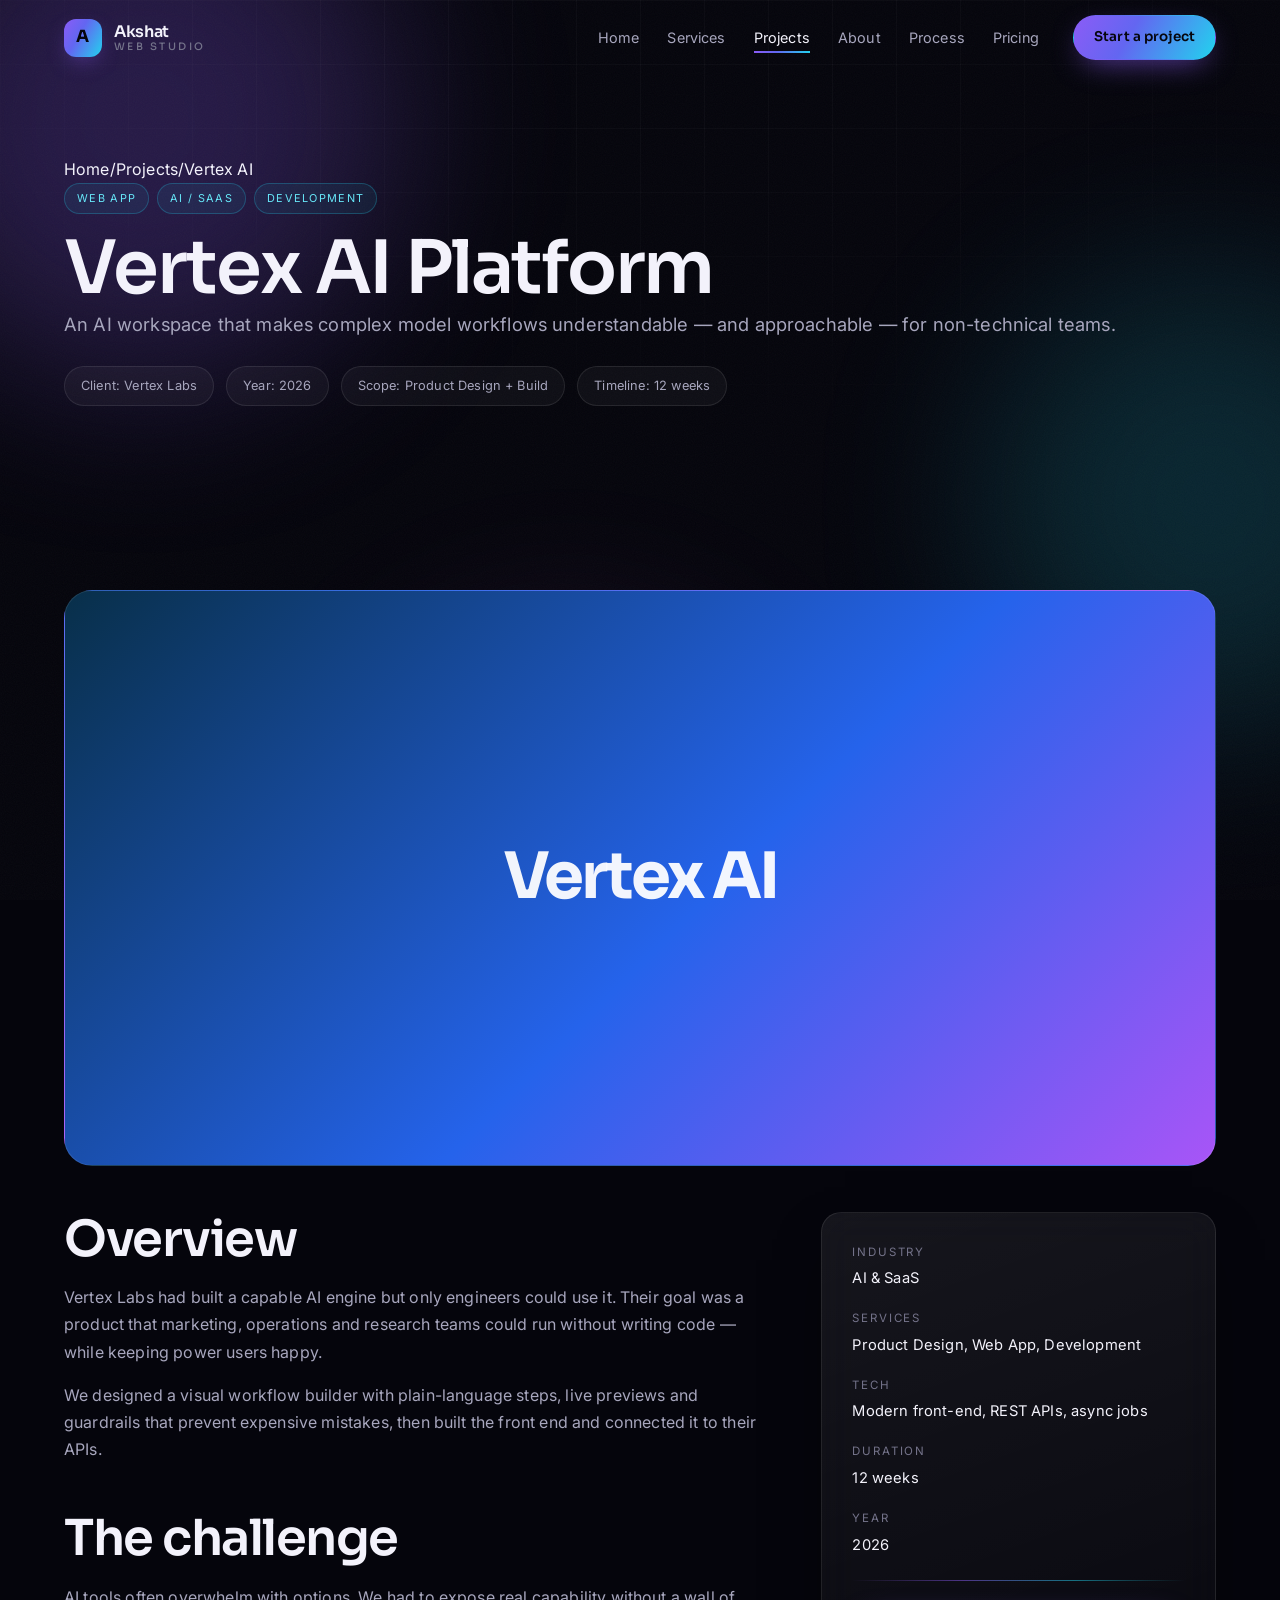
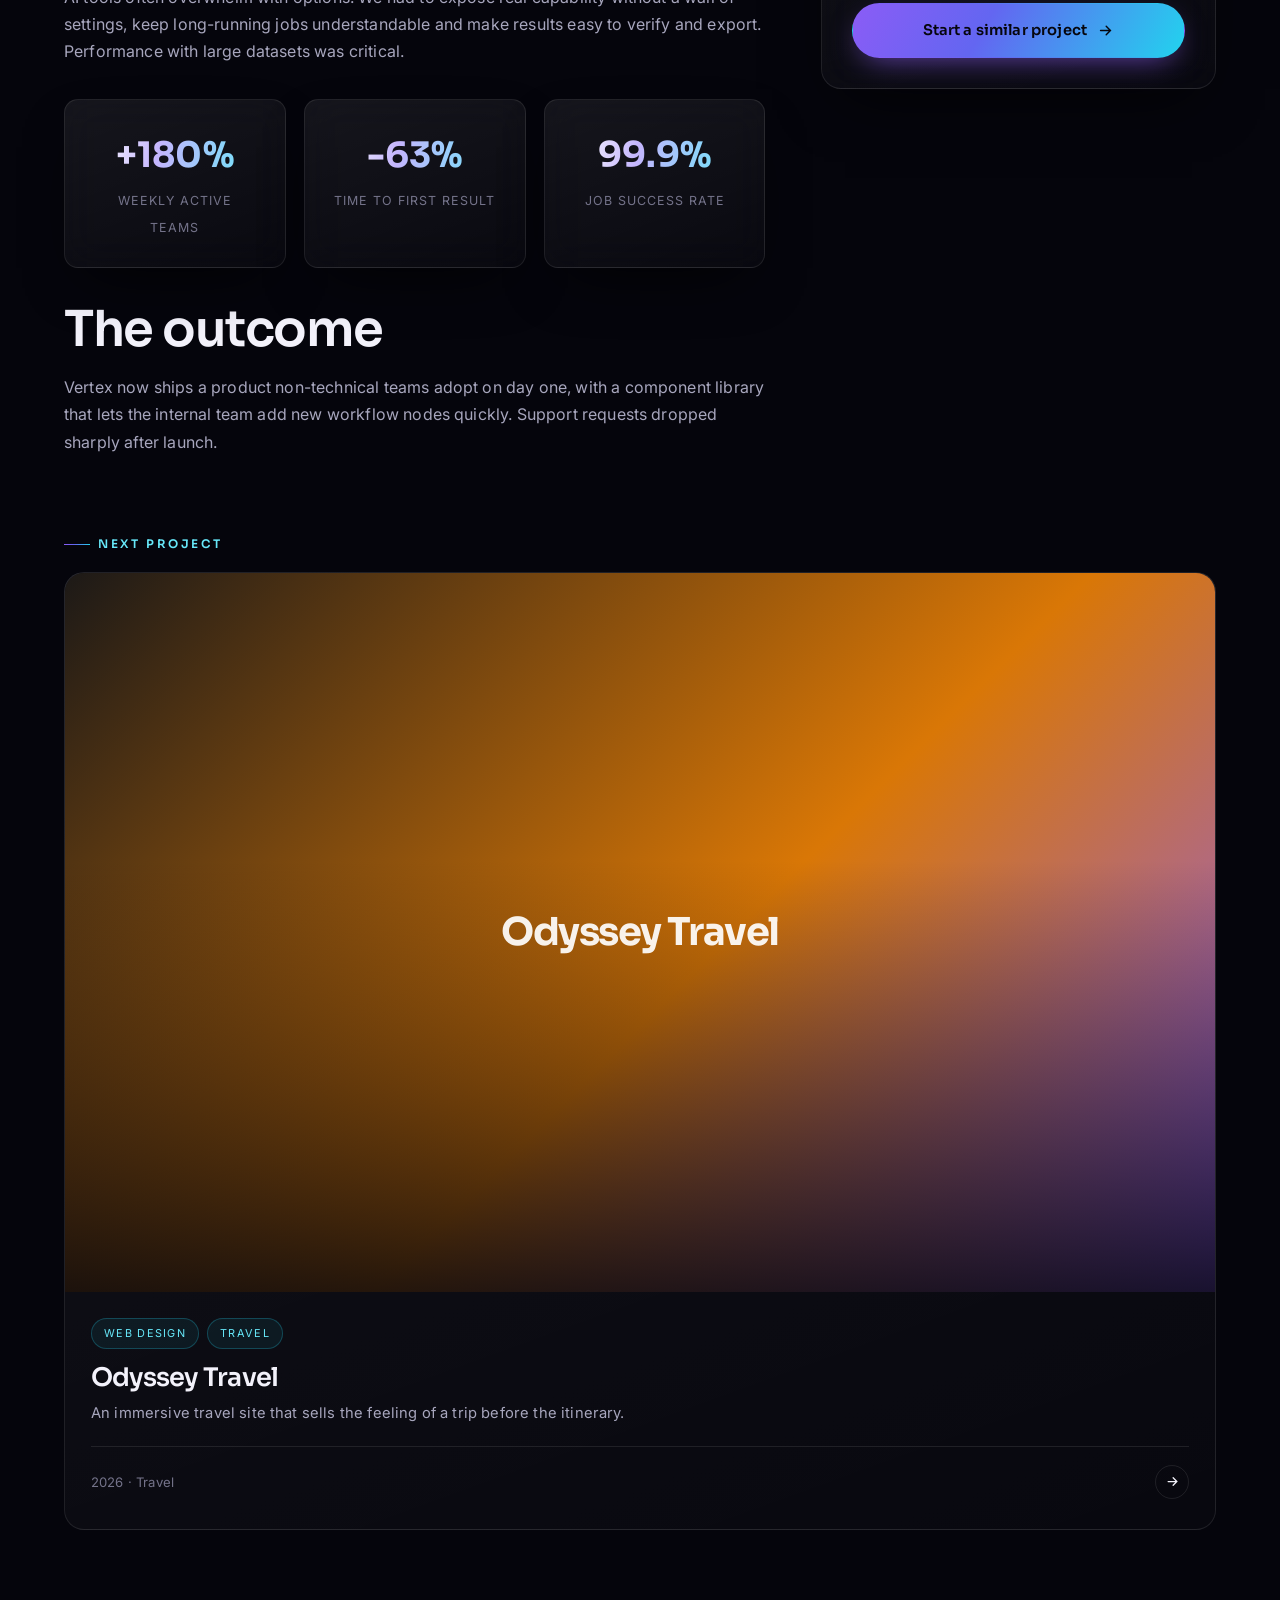
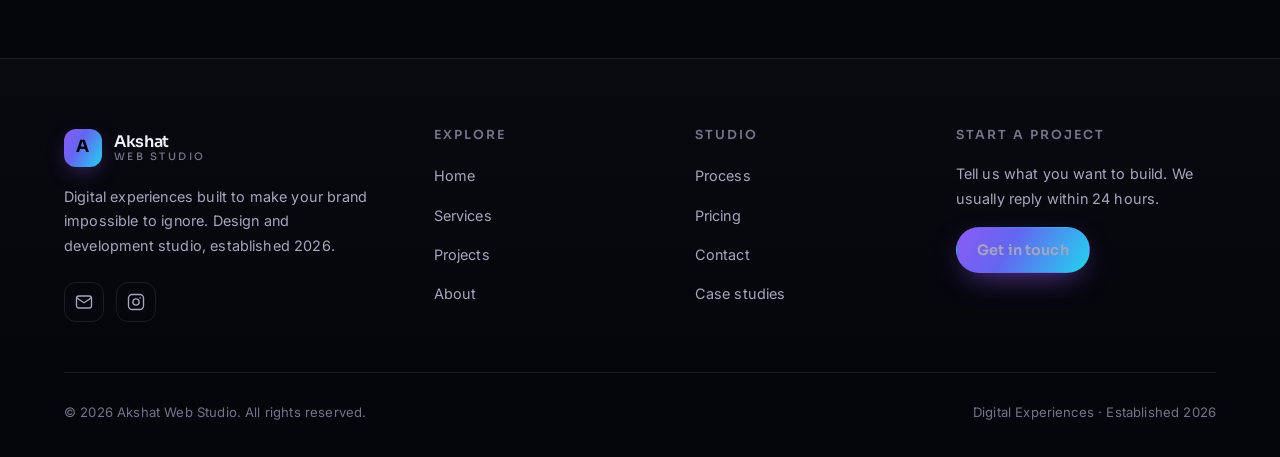
<file: project-vertex-ai.html>
<!DOCTYPE html>
<html lang="en">
<head>
  <meta charset="UTF-8" />
  <meta name="viewport" content="width=device-width, initial-scale=1" />
  <title>Vertex AI Platform — AI Workspace Case Study | Akshat Web Studio</title>
  <meta name="description" content="How Akshat Web Studio designed and built Vertex AI, a web platform that makes complex AI workflows understandable for non-technical teams." />
  <meta name="theme-color" content="#05050c" />
  <link rel="canonical" href="https://akshatwebstudio.com/project-vertex-ai.html" />
  <meta property="og:type" content="article" />
  <meta property="og:title" content="Vertex AI Platform — Case Study | Akshat Web Studio" />
  <meta property="og:description" content="An AI workspace built for clarity and trust." />
  <meta property="og:url" content="https://akshatwebstudio.com/project-vertex-ai.html" />
  <link rel="icon" href="assets/img/favicon.svg" type="image/svg+xml" />
  <link rel="preconnect" href="https://fonts.googleapis.com" />
  <link rel="preconnect" href="https://fonts.gstatic.com" crossorigin />
  <link href="https://fonts.googleapis.com/css2?family=Sora:wght@400;500;600;700&family=Inter:wght@400;500;600&display=swap" rel="stylesheet" />
  <link rel="stylesheet" href="assets/css/styles.css" />
</head>
<body>
  <a class="skip-link" href="#main">Skip to content</a>
  <div class="scroll-progress" aria-hidden="true"></div>
  <div class="bg-fx" aria-hidden="true"><span class="orb orb--1"></span><span class="orb orb--2"></span><span class="orb orb--3"></span></div>
  <div class="noise" aria-hidden="true"></div>

  <header class="site-header" id="siteHeader">
    <div class="container header-inner">
      <a class="brand" href="index.html" aria-label="Akshat Web Studio home"><span class="brand-mark" aria-hidden="true">A</span><span class="brand-text">Akshat<span>Web Studio</span></span></a>
      <nav class="nav" id="primaryNav" aria-label="Primary">
        <ul class="nav-list">
          <li><a href="index.html">Home</a></li>
          <li><a href="services.html">Services</a></li>
          <li><a href="projects.html">Projects</a></li>
          <li><a href="about.html">About</a></li>
          <li><a href="process.html">Process</a></li>
          <li><a href="pricing.html">Pricing</a></li>
        </ul>
        <a class="btn btn-primary btn-sm nav-cta" href="contact.html">Start a project</a>
      </nav>
      <button class="nav-toggle" id="navToggle" type="button" aria-expanded="false" aria-controls="primaryNav" aria-label="Open menu"><span></span><span></span><span></span></button>
    </div>
  </header>

  <main id="main">
    <section class="detail-hero">
      <div class="container">
        <nav class="breadcrumb" aria-label="Breadcrumb" style="justify-content:flex-start"><a href="index.html">Home</a><span aria-hidden="true">/</span><a href="projects.html">Projects</a><span aria-hidden="true">/</span><span>Vertex AI</span></nav>
        <div class="project-tags" data-reveal><span class="tag">Web App</span><span class="tag">AI / SaaS</span><span class="tag">Development</span></div>
        <h1 data-reveal style="--delay:60ms">Vertex AI Platform</h1>
        <p class="lead" data-reveal style="--delay:120ms">An AI workspace that makes complex model workflows understandable — and approachable — for non-technical teams.</p>
        <div class="detail-meta" data-reveal style="--delay:180ms">
          <span class="chip">Client: Vertex Labs</span>
          <span class="chip">Year: 2026</span>
          <span class="chip">Scope: Product Design + Build</span>
          <span class="chip">Timeline: 12 weeks</span>
        </div>
      </div>
    </section>

    <section class="section section--tight">
      <div class="container">
        <div class="detail-visual pm-4" data-reveal><span class="dv-title">Vertex AI</span></div>

        <div class="detail-grid">
          <div data-reveal>
            <h2>Overview</h2>
            <p>Vertex Labs had built a capable AI engine but only engineers could use it. Their goal was a product that marketing, operations and research teams could run without writing code — while keeping power users happy.</p>
            <p>We designed a visual workflow builder with plain-language steps, live previews and guardrails that prevent expensive mistakes, then built the front end and connected it to their APIs.</p>

            <h2 class="mt-48">The challenge</h2>
            <p>AI tools often overwhelm with options. We had to expose real capability without a wall of settings, keep long-running jobs understandable and make results easy to verify and export. Performance with large datasets was critical.</p>

            <div class="result-grid">
              <div class="result-card glass"><span class="rn">+180%</span><span class="rl">Weekly active teams</span></div>
              <div class="result-card glass"><span class="rn">-63%</span><span class="rl">Time to first result</span></div>
              <div class="result-card glass"><span class="rn">99.9%</span><span class="rl">Job success rate</span></div>
            </div>

            <h2>The outcome</h2>
            <p>Vertex now ships a product non-technical teams adopt on day one, with a component library that lets the internal team add new workflow nodes quickly. Support requests dropped sharply after launch.</p>
          </div>

          <aside class="detail-aside glass">
            <dl>
              <div><dt>Industry</dt><dd>AI &amp; SaaS</dd></div>
              <div><dt>Services</dt><dd>Product Design, Web App, Development</dd></div>
              <div><dt>Tech</dt><dd>Modern front-end, REST APIs, async jobs</dd></div>
              <div><dt>Duration</dt><dd>12 weeks</dd></div>
              <div><dt>Year</dt><dd>2026</dd></div>
            </dl>
            <hr class="gradient-line" />
            <a class="btn btn-primary btn-block" href="contact.html">Start a similar project
              <svg viewBox="0 0 24 24" fill="none" stroke="currentColor" stroke-width="2" stroke-linecap="round" aria-hidden="true"><path d="M5 12h14M13 6l6 6-6 6"/></svg>
            </a>
          </aside>
        </div>

        <div class="next-project" data-reveal>
          <span class="eyebrow">Next project</span>
          <a class="project-card" href="project-odyssey-travel.html">
            <div class="project-media pm-5"><span class="pm-inner">Odyssey Travel</span></div>
            <div class="project-body">
              <div class="project-tags"><span class="tag">Web Design</span><span class="tag">Travel</span></div>
              <h3>Odyssey Travel</h3>
              <p>An immersive travel site that sells the feeling of a trip before the itinerary.</p>
              <div class="project-meta"><span>2026 · Travel</span><span class="arrow" aria-hidden="true"><svg viewBox="0 0 24 24" fill="none" stroke="currentColor" stroke-width="2" stroke-linecap="round"><path d="M5 12h14M13 6l6 6-6 6"/></svg></span></div>
            </div>
          </a>
        </div>
      </div>
    </section>
  </main>

  <footer class="site-footer">
    <div class="container">
      <div class="footer-grid">
        <div class="footer-brand">
          <a class="brand" href="index.html" aria-label="Akshat Web Studio home"><span class="brand-mark" aria-hidden="true">A</span><span class="brand-text">Akshat<span>Web Studio</span></span></a>
          <p>Digital experiences built to make your brand impossible to ignore. Design and development studio, established 2026.</p>
          <div class="footer-social">
            <a href="mailto:akshatwebstudio@gmail.com" aria-label="Email Akshat Web Studio"><svg viewBox="0 0 24 24" fill="none" stroke="currentColor" stroke-width="1.8" stroke-linecap="round" stroke-linejoin="round"><rect x="2" y="4" width="20" height="16" rx="3"/><path d="M3 7l9 6 9-6"/></svg></a>
            <a href="https://www.instagram.com/akshatwebstudio/" target="_blank" rel="noopener" aria-label="Akshat Web Studio on Instagram"><svg viewBox="0 0 24 24" fill="none" stroke="currentColor" stroke-width="1.8" stroke-linecap="round" stroke-linejoin="round"><rect x="2" y="2" width="20" height="20" rx="5"/><circle cx="12" cy="12" r="4.2"/><circle cx="17.5" cy="6.5" r="1" fill="currentColor" stroke="none"/></svg></a>
          </div>
        </div>
        <div class="footer-col"><h4>Explore</h4><ul><li><a href="index.html">Home</a></li><li><a href="services.html">Services</a></li><li><a href="projects.html">Projects</a></li><li><a href="about.html">About</a></li></ul></div>
        <div class="footer-col"><h4>Studio</h4><ul><li><a href="process.html">Process</a></li><li><a href="pricing.html">Pricing</a></li><li><a href="contact.html">Contact</a></li><li><a href="projects.html">Case studies</a></li></ul></div>
        <div class="footer-col"><h4>Start a project</h4><p>Tell us what you want to build. We usually reply within 24 hours.</p><a class="btn btn-primary btn-sm" href="contact.html">Get in touch</a></div>
      </div>
      <div class="footer-bottom">
        <span>&copy; <span data-year>2026</span> Akshat Web Studio. All rights reserved.</span>
        <span>Digital Experiences &middot; Established 2026</span>
      </div>
    </div>
  </footer>
  <script src="assets/js/main.js" defer></script>
</body>
</html>
</file>
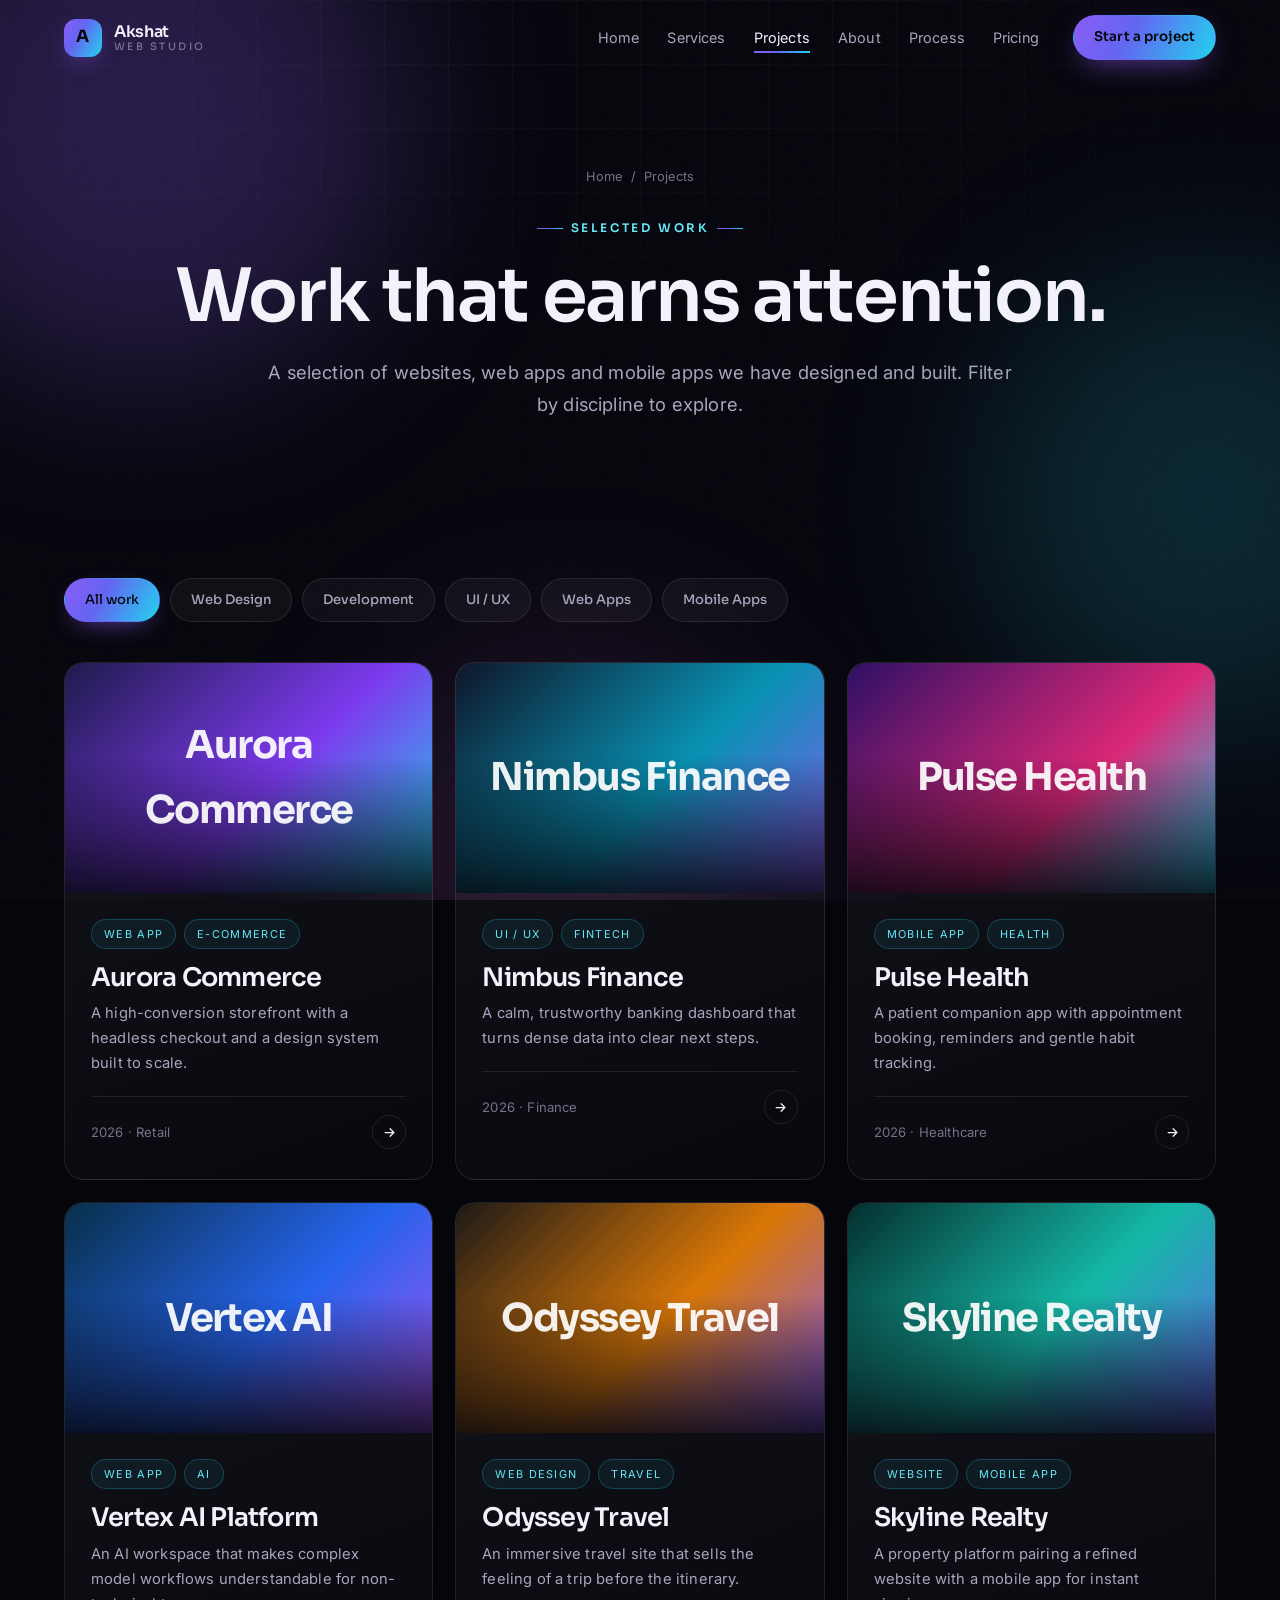
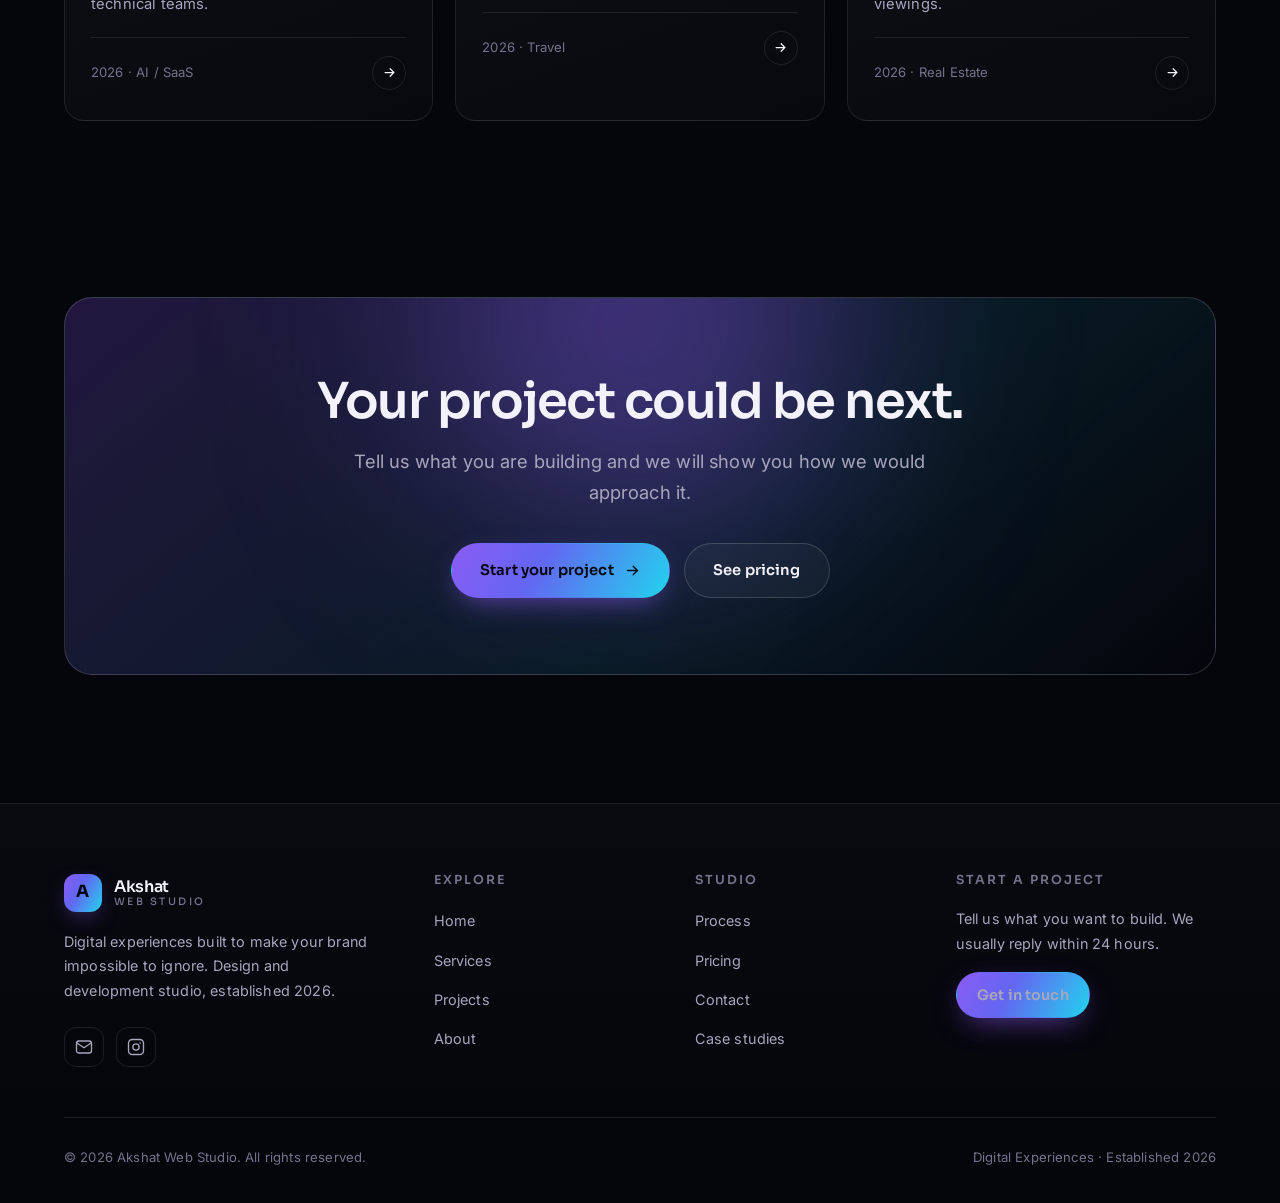
<file: projects.html>
<!DOCTYPE html>
<html lang="en">
<head>
  <meta charset="UTF-8" />
  <meta name="viewport" content="width=device-width, initial-scale=1" />
  <title>Projects &amp; Case Studies — Website, App &amp; UI/UX Work | Akshat Web Studio</title>
  <meta name="description" content="Explore featured projects by Akshat Web Studio across e-commerce, fintech, healthcare, AI, travel and real estate. Filter by web design, development, UI/UX, web apps and mobile apps." />
  <meta name="theme-color" content="#05050c" />
  <link rel="canonical" href="https://akshatwebstudio.com/projects.html" />
  <meta property="og:type" content="website" />
  <meta property="og:title" content="Projects | Akshat Web Studio" />
  <meta property="og:description" content="Featured website, web app and mobile app case studies." />
  <meta property="og:url" content="https://akshatwebstudio.com/projects.html" />
  <link rel="icon" href="assets/img/favicon.svg" type="image/svg+xml" />
  <link rel="preconnect" href="https://fonts.googleapis.com" />
  <link rel="preconnect" href="https://fonts.gstatic.com" crossorigin />
  <link href="https://fonts.googleapis.com/css2?family=Sora:wght@400;500;600;700&family=Inter:wght@400;500;600&display=swap" rel="stylesheet" />
  <link rel="stylesheet" href="assets/css/styles.css" />
</head>
<body>
  <a class="skip-link" href="#main">Skip to content</a>
  <div class="scroll-progress" aria-hidden="true"></div>
  <div class="bg-fx" aria-hidden="true"><span class="orb orb--1"></span><span class="orb orb--2"></span><span class="orb orb--3"></span></div>
  <div class="noise" aria-hidden="true"></div>

  <header class="site-header" id="siteHeader">
    <div class="container header-inner">
      <a class="brand" href="index.html" aria-label="Akshat Web Studio home">
        <span class="brand-mark" aria-hidden="true">A</span>
        <span class="brand-text">Akshat<span>Web Studio</span></span>
      </a>
      <nav class="nav" id="primaryNav" aria-label="Primary">
        <ul class="nav-list">
          <li><a href="index.html">Home</a></li>
          <li><a href="services.html">Services</a></li>
          <li><a href="projects.html">Projects</a></li>
          <li><a href="about.html">About</a></li>
          <li><a href="process.html">Process</a></li>
          <li><a href="pricing.html">Pricing</a></li>
        </ul>
        <a class="btn btn-primary btn-sm nav-cta" href="contact.html">Start a project</a>
      </nav>
      <button class="nav-toggle" id="navToggle" type="button" aria-expanded="false" aria-controls="primaryNav" aria-label="Open menu"><span></span><span></span><span></span></button>
    </div>
  </header>

  <main id="main">
    <section class="page-hero">
      <div class="container">
        <nav class="breadcrumb" aria-label="Breadcrumb"><a href="index.html">Home</a><span aria-hidden="true">/</span><span>Projects</span></nav>
        <span class="eyebrow eyebrow--center" data-reveal>Selected work</span>
        <h1 data-reveal>Work that earns attention.</h1>
        <p class="lead" data-reveal style="--delay:80ms">A selection of websites, web apps and mobile apps we have designed and built. Filter by discipline to explore.</p>
      </div>
    </section>

    <section class="section section--tight">
      <div class="container">
        <div class="filters" role="group" aria-label="Filter projects by discipline" data-reveal>
          <button class="filter-btn is-active" type="button" data-filter="all" aria-pressed="true">All work</button>
          <button class="filter-btn" type="button" data-filter="web-design" aria-pressed="false">Web Design</button>
          <button class="filter-btn" type="button" data-filter="development" aria-pressed="false">Development</button>
          <button class="filter-btn" type="button" data-filter="ui-ux" aria-pressed="false">UI / UX</button>
          <button class="filter-btn" type="button" data-filter="web-apps" aria-pressed="false">Web Apps</button>
          <button class="filter-btn" type="button" data-filter="mobile" aria-pressed="false">Mobile Apps</button>
        </div>

        <div class="grid grid-3">
          <a class="project-card" href="project-aurora-commerce.html" data-category="web-design development web-apps" data-reveal>
            <div class="project-media pm-1"><span class="pm-inner">Aurora Commerce</span></div>
            <div class="project-body">
              <div class="project-tags"><span class="tag">Web App</span><span class="tag">E-commerce</span></div>
              <h3>Aurora Commerce</h3>
              <p>A high-conversion storefront with a headless checkout and a design system built to scale.</p>
              <div class="project-meta"><span>2026 · Retail</span><span class="arrow" aria-hidden="true"><svg viewBox="0 0 24 24" fill="none" stroke="currentColor" stroke-width="2" stroke-linecap="round"><path d="M5 12h14M13 6l6 6-6 6"/></svg></span></div>
            </div>
          </a>

          <a class="project-card" href="project-nimbus-fintech.html" data-category="ui-ux web-apps development" data-reveal style="--delay:60ms">
            <div class="project-media pm-2"><span class="pm-inner">Nimbus Finance</span></div>
            <div class="project-body">
              <div class="project-tags"><span class="tag">UI / UX</span><span class="tag">Fintech</span></div>
              <h3>Nimbus Finance</h3>
              <p>A calm, trustworthy banking dashboard that turns dense data into clear next steps.</p>
              <div class="project-meta"><span>2026 · Finance</span><span class="arrow" aria-hidden="true"><svg viewBox="0 0 24 24" fill="none" stroke="currentColor" stroke-width="2" stroke-linecap="round"><path d="M5 12h14M13 6l6 6-6 6"/></svg></span></div>
            </div>
          </a>

          <a class="project-card" href="project-pulse-health.html" data-category="mobile ui-ux" data-reveal style="--delay:120ms">
            <div class="project-media pm-3"><span class="pm-inner">Pulse Health</span></div>
            <div class="project-body">
              <div class="project-tags"><span class="tag">Mobile App</span><span class="tag">Health</span></div>
              <h3>Pulse Health</h3>
              <p>A patient companion app with appointment booking, reminders and gentle habit tracking.</p>
              <div class="project-meta"><span>2026 · Healthcare</span><span class="arrow" aria-hidden="true"><svg viewBox="0 0 24 24" fill="none" stroke="currentColor" stroke-width="2" stroke-linecap="round"><path d="M5 12h14M13 6l6 6-6 6"/></svg></span></div>
            </div>
          </a>

          <a class="project-card" href="project-vertex-ai.html" data-category="web-apps development ui-ux" data-reveal>
            <div class="project-media pm-4"><span class="pm-inner">Vertex AI</span></div>
            <div class="project-body">
              <div class="project-tags"><span class="tag">Web App</span><span class="tag">AI</span></div>
              <h3>Vertex AI Platform</h3>
              <p>An AI workspace that makes complex model workflows understandable for non-technical teams.</p>
              <div class="project-meta"><span>2026 · AI / SaaS</span><span class="arrow" aria-hidden="true"><svg viewBox="0 0 24 24" fill="none" stroke="currentColor" stroke-width="2" stroke-linecap="round"><path d="M5 12h14M13 6l6 6-6 6"/></svg></span></div>
            </div>
          </a>

          <a class="project-card" href="project-odyssey-travel.html" data-category="web-design development" data-reveal style="--delay:60ms">
            <div class="project-media pm-5"><span class="pm-inner">Odyssey Travel</span></div>
            <div class="project-body">
              <div class="project-tags"><span class="tag">Web Design</span><span class="tag">Travel</span></div>
              <h3>Odyssey Travel</h3>
              <p>An immersive travel site that sells the feeling of a trip before the itinerary.</p>
              <div class="project-meta"><span>2026 · Travel</span><span class="arrow" aria-hidden="true"><svg viewBox="0 0 24 24" fill="none" stroke="currentColor" stroke-width="2" stroke-linecap="round"><path d="M5 12h14M13 6l6 6-6 6"/></svg></span></div>
            </div>
          </a>

          <a class="project-card" href="project-skyline-realty.html" data-category="web-design mobile development" data-reveal style="--delay:120ms">
            <div class="project-media pm-6"><span class="pm-inner">Skyline Realty</span></div>
            <div class="project-body">
              <div class="project-tags"><span class="tag">Website</span><span class="tag">Mobile App</span></div>
              <h3>Skyline Realty</h3>
              <p>A property platform pairing a refined website with a mobile app for instant viewings.</p>
              <div class="project-meta"><span>2026 · Real Estate</span><span class="arrow" aria-hidden="true"><svg viewBox="0 0 24 24" fill="none" stroke="currentColor" stroke-width="2" stroke-linecap="round"><path d="M5 12h14M13 6l6 6-6 6"/></svg></span></div>
            </div>
          </a>
        </div>
      </div>
    </section>

    <section class="section section--tight">
      <div class="container">
        <div class="cta-banner" data-reveal>
          <h2>Your project could be next.</h2>
          <p class="lead">Tell us what you are building and we will show you how we would approach it.</p>
          <div class="cta-actions">
            <a class="btn btn-primary" href="contact.html">Start your project
              <svg viewBox="0 0 24 24" fill="none" stroke="currentColor" stroke-width="2" stroke-linecap="round" aria-hidden="true"><path d="M5 12h14M13 6l6 6-6 6"/></svg>
            </a>
            <a class="btn btn-ghost" href="pricing.html">See pricing</a>
          </div>
        </div>
      </div>
    </section>
  </main>

  <footer class="site-footer">
    <div class="container">
      <div class="footer-grid">
        <div class="footer-brand">
          <a class="brand" href="index.html" aria-label="Akshat Web Studio home">
            <span class="brand-mark" aria-hidden="true">A</span>
            <span class="brand-text">Akshat<span>Web Studio</span></span>
          </a>
          <p>Digital experiences built to make your brand impossible to ignore. Design and development studio, established 2026.</p>
          <div class="footer-social">
            <a href="mailto:akshatwebstudio@gmail.com" aria-label="Email Akshat Web Studio"><svg viewBox="0 0 24 24" fill="none" stroke="currentColor" stroke-width="1.8" stroke-linecap="round" stroke-linejoin="round"><rect x="2" y="4" width="20" height="16" rx="3"/><path d="M3 7l9 6 9-6"/></svg></a>
            <a href="https://www.instagram.com/akshatwebstudio/" target="_blank" rel="noopener" aria-label="Akshat Web Studio on Instagram"><svg viewBox="0 0 24 24" fill="none" stroke="currentColor" stroke-width="1.8" stroke-linecap="round" stroke-linejoin="round"><rect x="2" y="2" width="20" height="20" rx="5"/><circle cx="12" cy="12" r="4.2"/><circle cx="17.5" cy="6.5" r="1" fill="currentColor" stroke="none"/></svg></a>
          </div>
        </div>
        <div class="footer-col"><h4>Explore</h4><ul><li><a href="index.html">Home</a></li><li><a href="services.html">Services</a></li><li><a href="projects.html">Projects</a></li><li><a href="about.html">About</a></li></ul></div>
        <div class="footer-col"><h4>Studio</h4><ul><li><a href="process.html">Process</a></li><li><a href="pricing.html">Pricing</a></li><li><a href="contact.html">Contact</a></li><li><a href="projects.html">Case studies</a></li></ul></div>
        <div class="footer-col"><h4>Start a project</h4><p>Tell us what you want to build. We usually reply within 24 hours.</p><a class="btn btn-primary btn-sm" href="contact.html">Get in touch</a></div>
      </div>
      <div class="footer-bottom">
        <span>&copy; <span data-year>2026</span> Akshat Web Studio. All rights reserved.</span>
        <span>Digital Experiences &middot; Established 2026</span>
      </div>
    </div>
  </footer>
  <script src="assets/js/main.js" defer></script>
</body>
</html>
</file>
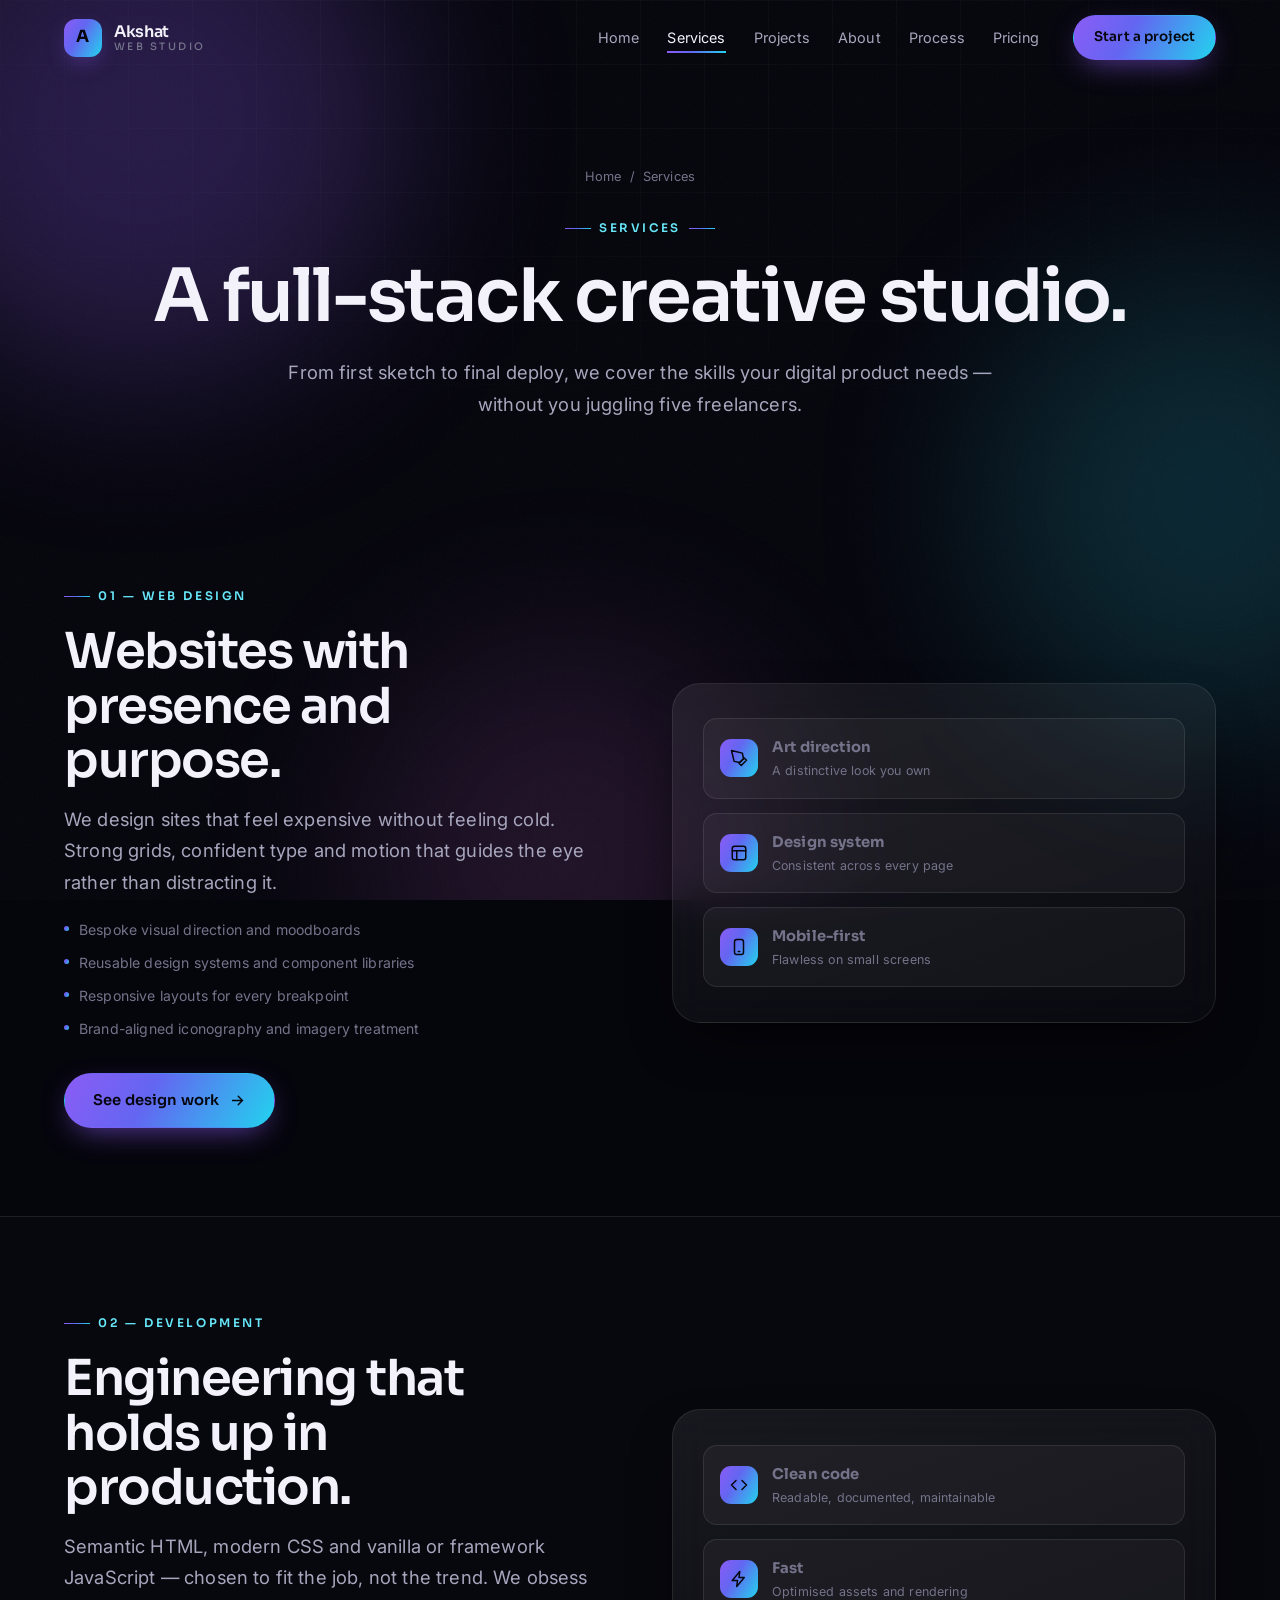
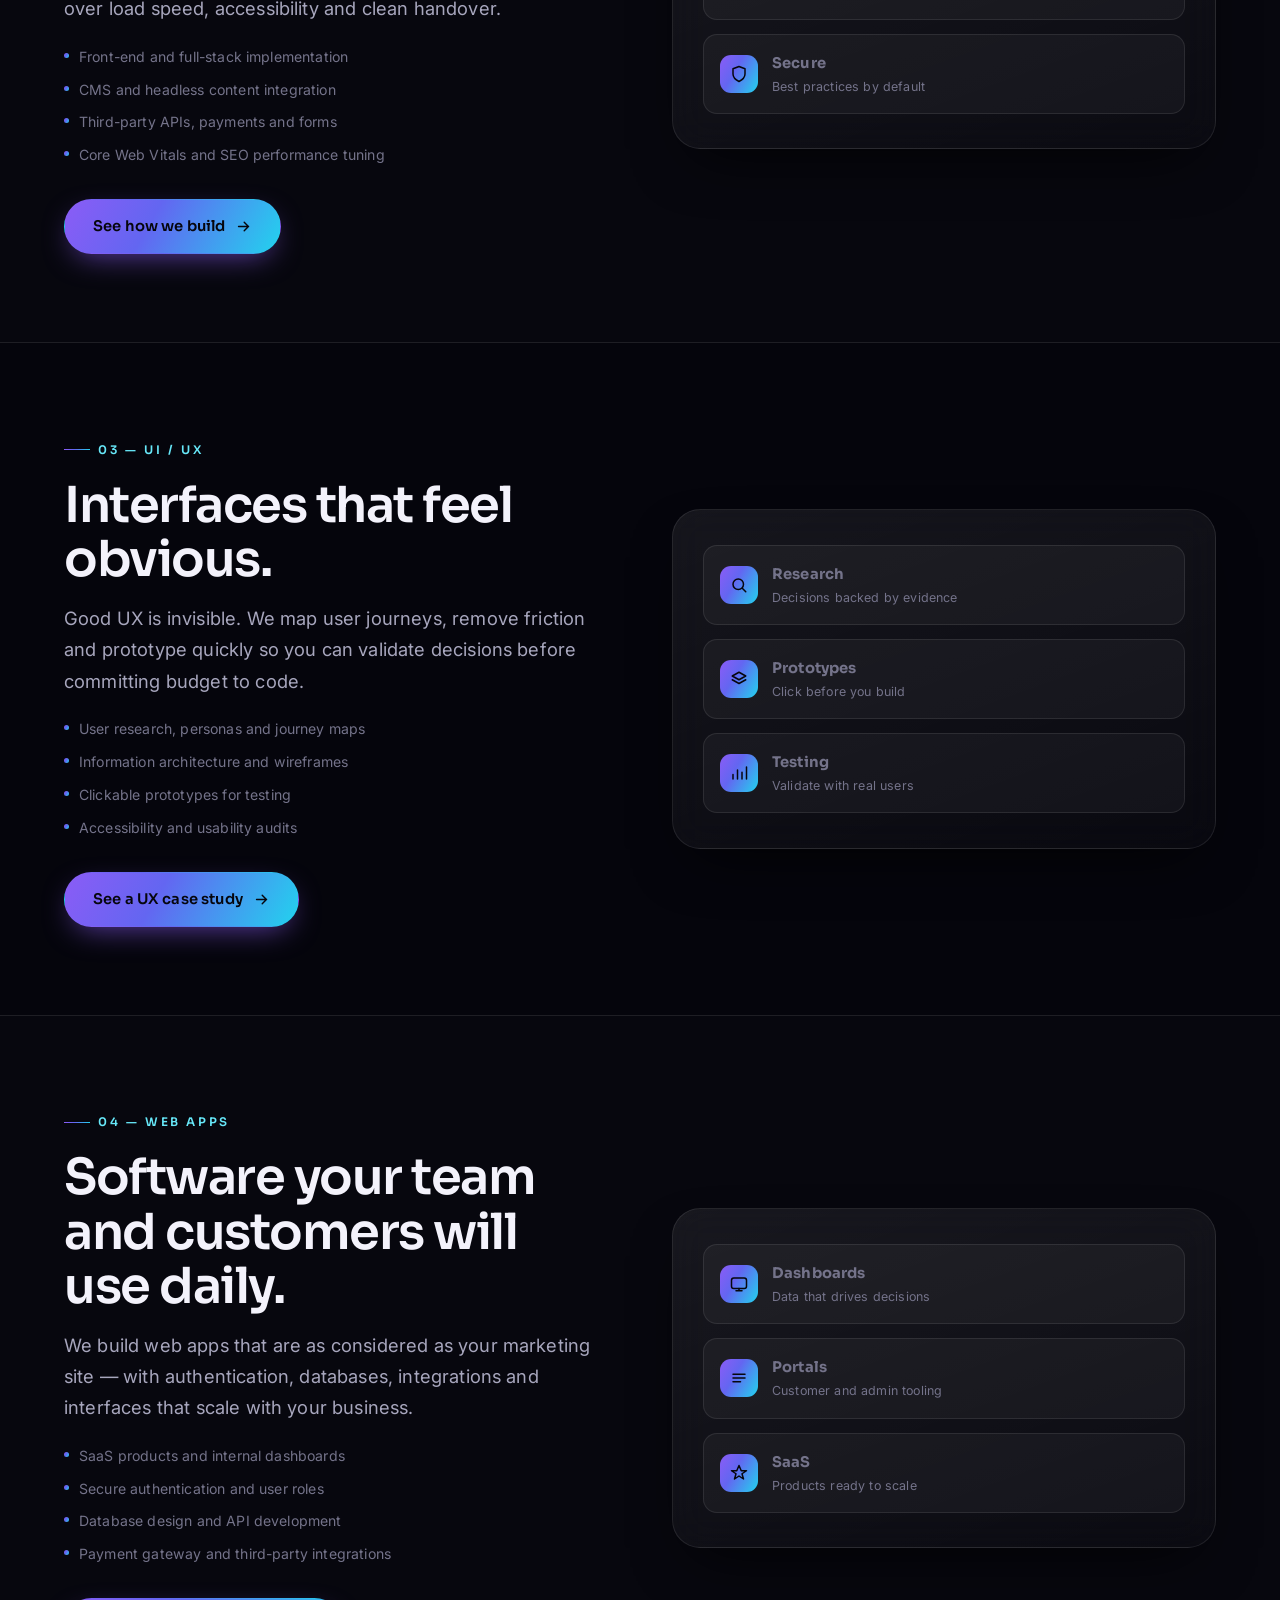
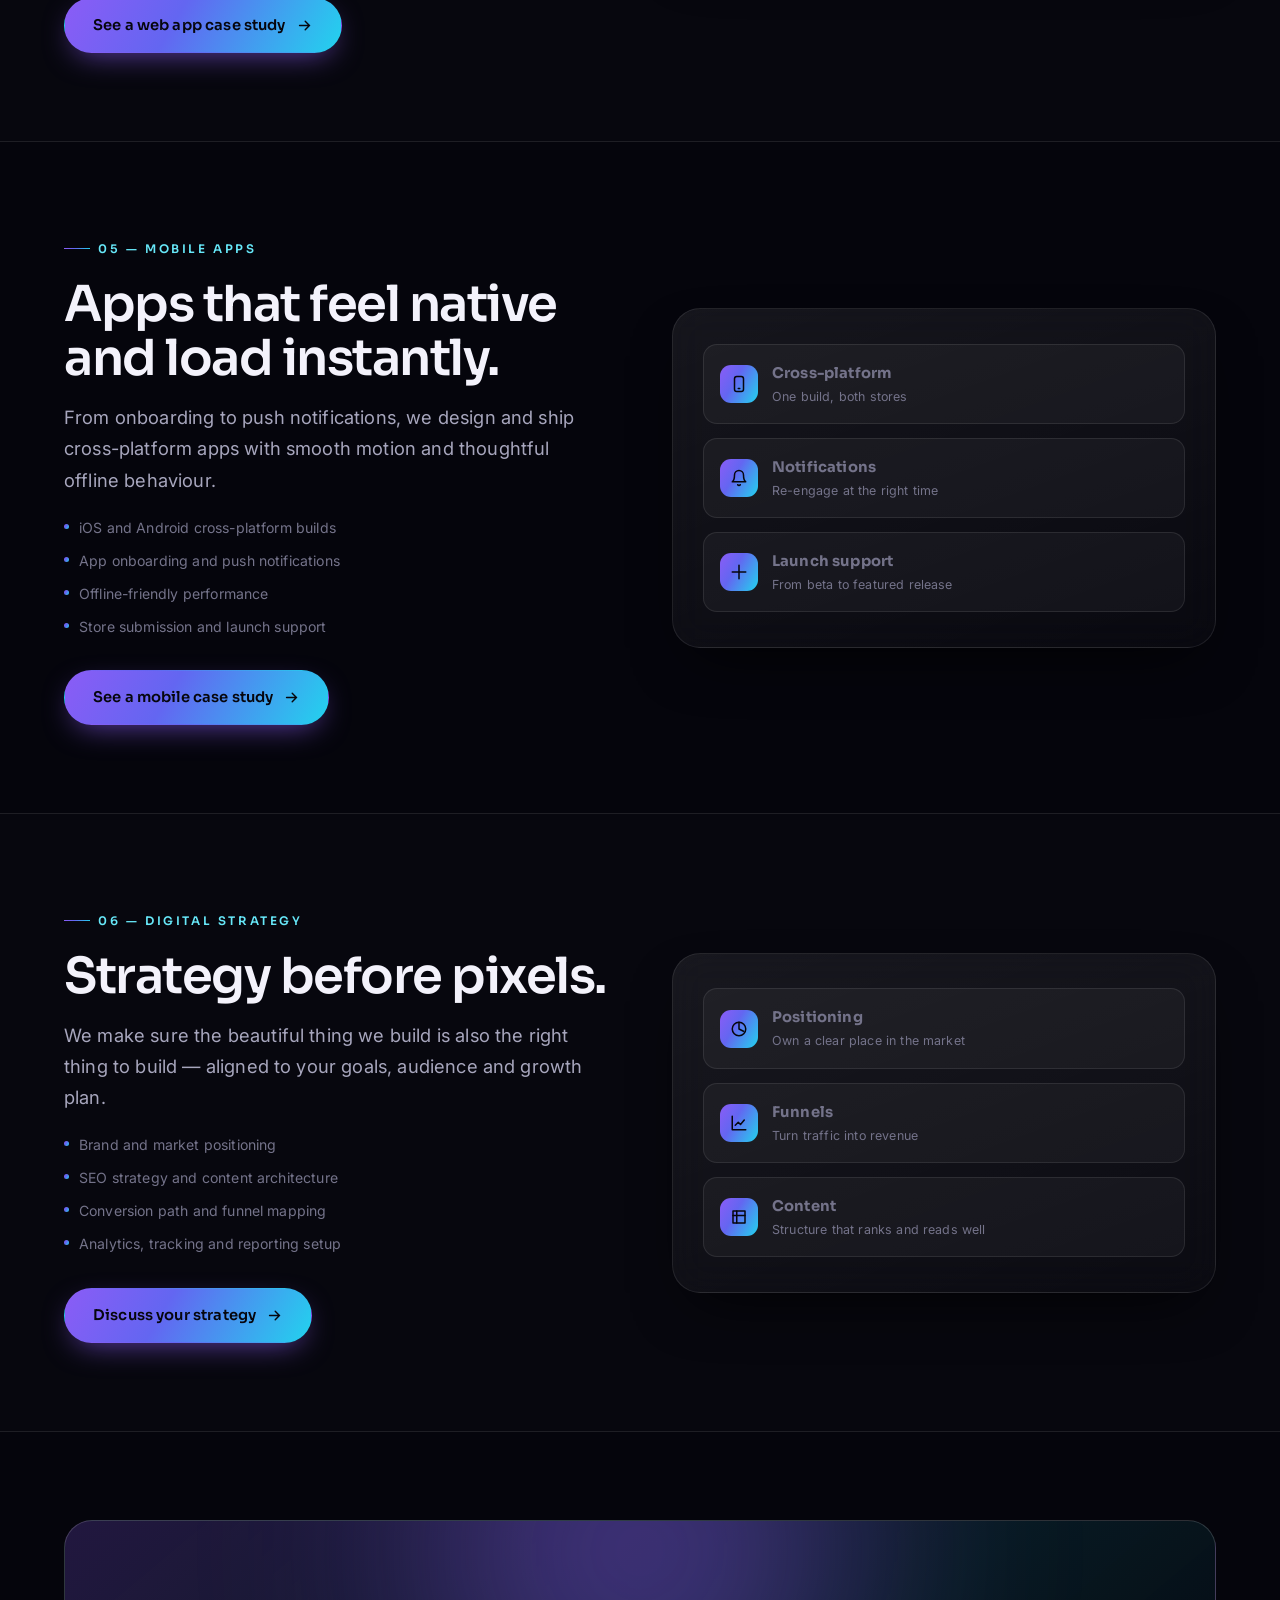
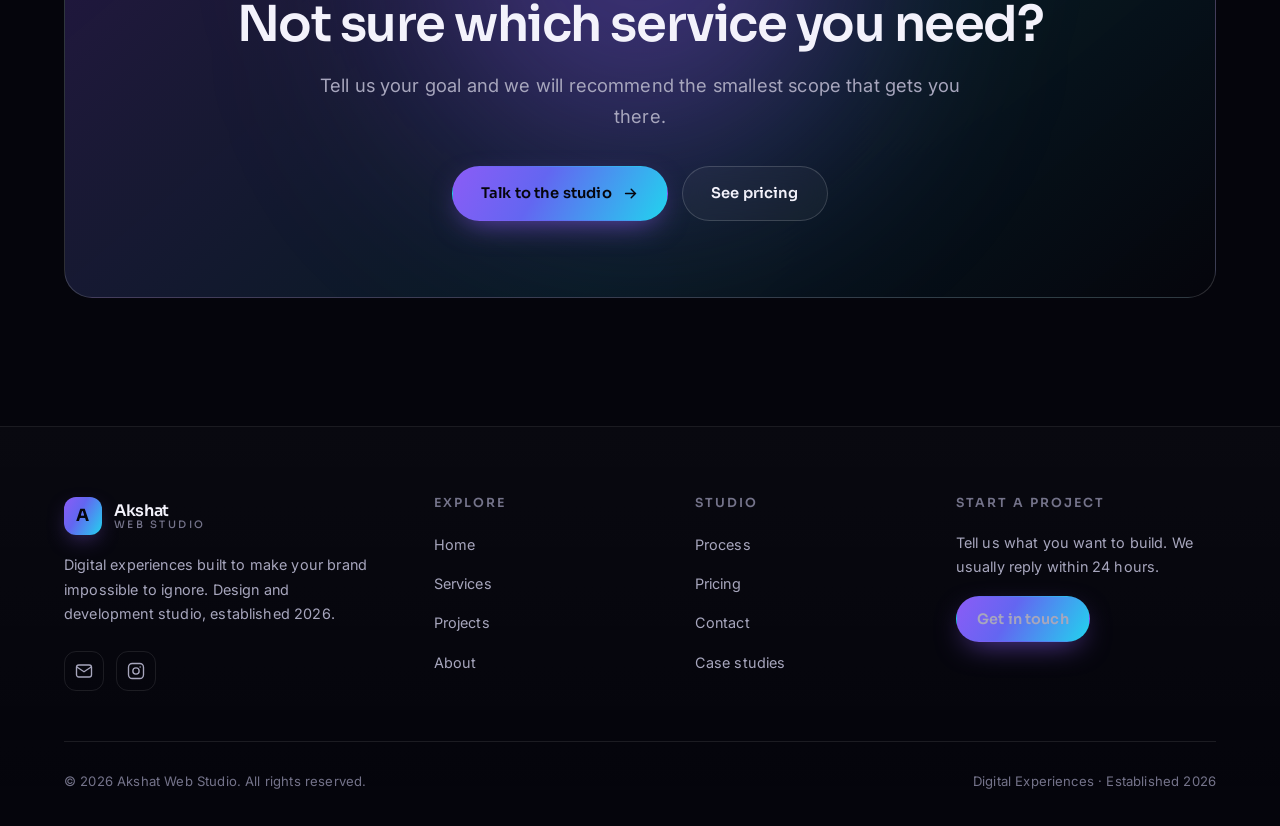
<file: services.html>
<!DOCTYPE html>
<html lang="en">
<head>
  <meta charset="UTF-8" />
  <meta name="viewport" content="width=device-width, initial-scale=1" />
  <title>Services — Web Design, Development, UI/UX &amp; Apps | Akshat Web Studio</title>
  <meta name="description" content="Explore Akshat Web Studio services: web design, development, UI/UX, web apps, mobile apps and digital strategy for ambitious brands." />
  <meta name="theme-color" content="#05050c" />
  <link rel="canonical" href="https://akshatwebstudio.com/services.html" />
  <meta property="og:type" content="website" />
  <meta property="og:title" content="Services | Akshat Web Studio" />
  <meta property="og:description" content="Web design, development, UI/UX, web apps, mobile apps and digital strategy." />
  <meta property="og:url" content="https://akshatwebstudio.com/services.html" />
  <link rel="icon" href="assets/img/favicon.svg" type="image/svg+xml" />
  <link rel="preconnect" href="https://fonts.googleapis.com" />
  <link rel="preconnect" href="https://fonts.gstatic.com" crossorigin />
  <link href="https://fonts.googleapis.com/css2?family=Sora:wght@400;500;600;700&family=Inter:wght@400;500;600&display=swap" rel="stylesheet" />
  <link rel="stylesheet" href="assets/css/styles.css" />
</head>
<body>
  <a class="skip-link" href="#main">Skip to content</a>
  <div class="scroll-progress" aria-hidden="true"></div>
  <div class="bg-fx" aria-hidden="true"><span class="orb orb--1"></span><span class="orb orb--2"></span><span class="orb orb--3"></span></div>
  <div class="noise" aria-hidden="true"></div>

  <header class="site-header" id="siteHeader">
    <div class="container header-inner">
      <a class="brand" href="index.html" aria-label="Akshat Web Studio home">
        <span class="brand-mark" aria-hidden="true">A</span>
        <span class="brand-text">Akshat<span>Web Studio</span></span>
      </a>
      <nav class="nav" id="primaryNav" aria-label="Primary">
        <ul class="nav-list">
          <li><a href="index.html">Home</a></li>
          <li><a href="services.html">Services</a></li>
          <li><a href="projects.html">Projects</a></li>
          <li><a href="about.html">About</a></li>
          <li><a href="process.html">Process</a></li>
          <li><a href="pricing.html">Pricing</a></li>
        </ul>
        <a class="btn btn-primary btn-sm nav-cta" href="contact.html">Start a project</a>
      </nav>
      <button class="nav-toggle" id="navToggle" type="button" aria-expanded="false" aria-controls="primaryNav" aria-label="Open menu"><span></span><span></span><span></span></button>
    </div>
  </header>

  <main id="main">
    <section class="page-hero">
      <div class="container">
        <nav class="breadcrumb" aria-label="Breadcrumb"><a href="index.html">Home</a><span aria-hidden="true">/</span><span>Services</span></nav>
        <span class="eyebrow eyebrow--center" data-reveal>Services</span>
        <h1 data-reveal>A full-stack creative studio.</h1>
        <p class="lead" data-reveal style="--delay:80ms">From first sketch to final deploy, we cover the skills your digital product needs — without you juggling five freelancers.</p>
      </div>
    </section>

    <!-- WEB DESIGN -->
    <section class="section section--tight" id="web-design">
      <div class="container split">
        <div class="split-copy" data-reveal>
          <span class="eyebrow">01 — Web Design</span>
          <h2>Websites with presence and purpose.</h2>
          <p class="lead mt-16">We design sites that feel expensive without feeling cold. Strong grids, confident type and motion that guides the eye rather than distracting it.</p>
          <ul class="card-list mt-24">
            <li>Bespoke visual direction and moodboards</li>
            <li>Reusable design systems and component libraries</li>
            <li>Responsive layouts for every breakpoint</li>
            <li>Brand-aligned iconography and imagery treatment</li>
          </ul>
          <a class="btn btn-primary mt-32" href="projects.html">See design work
            <svg viewBox="0 0 24 24" fill="none" stroke="currentColor" stroke-width="2" stroke-linecap="round" aria-hidden="true"><path d="M5 12h14M13 6l6 6-6 6"/></svg>
          </a>
        </div>
        <div class="split-visual glass" data-reveal style="--delay:120ms">
          <div class="mini-card"><span class="mc-icon" aria-hidden="true"><svg viewBox="0 0 24 24" fill="none" stroke="currentColor" stroke-width="2" stroke-linecap="round" stroke-linejoin="round"><path d="M12 19l7-7 3 3-7 7-3-3z"/><path d="M18 13l-1.5-7.5L2 2l3.5 14.5L13 18l5-5z"/></svg></span><span class="mc-text"><strong>Art direction</strong><span>A distinctive look you own</span></span></div>
          <div class="mini-card"><span class="mc-icon" aria-hidden="true"><svg viewBox="0 0 24 24" fill="none" stroke="currentColor" stroke-width="2" stroke-linecap="round" stroke-linejoin="round"><rect x="3" y="3" width="18" height="18" rx="3"/><path d="M3 9h18M9 21V9"/></svg></span><span class="mc-text"><strong>Design system</strong><span>Consistent across every page</span></span></div>
          <div class="mini-card"><span class="mc-icon" aria-hidden="true"><svg viewBox="0 0 24 24" fill="none" stroke="currentColor" stroke-width="2" stroke-linecap="round" stroke-linejoin="round"><rect x="6" y="2" width="12" height="20" rx="3"/><path d="M11 18h2"/></svg></span><span class="mc-text"><strong>Mobile-first</strong><span>Flawless on small screens</span></span></div>
        </div>
      </div>
    </section>

    <!-- DEVELOPMENT -->
    <section class="section section--tight" id="development" style="background:rgba(255,255,255,.012);border-block:1px solid var(--stroke)">
      <div class="container split split--reverse">
        <div class="split-visual glass" data-reveal>
          <div class="mini-card"><span class="mc-icon" aria-hidden="true"><svg viewBox="0 0 24 24" fill="none" stroke="currentColor" stroke-width="2" stroke-linecap="round" stroke-linejoin="round"><path d="M16 18l6-6-6-6M8 6l-6 6 6 6"/></svg></span><span class="mc-text"><strong>Clean code</strong><span>Readable, documented, maintainable</span></span></div>
          <div class="mini-card"><span class="mc-icon" aria-hidden="true"><svg viewBox="0 0 24 24" fill="none" stroke="currentColor" stroke-width="2" stroke-linecap="round" stroke-linejoin="round"><path d="M13 2L3 14h7l-1 8 10-12h-7l1-8z"/></svg></span><span class="mc-text"><strong>Fast</strong><span>Optimised assets and rendering</span></span></div>
          <div class="mini-card"><span class="mc-icon" aria-hidden="true"><svg viewBox="0 0 24 24" fill="none" stroke="currentColor" stroke-width="2" stroke-linecap="round" stroke-linejoin="round"><path d="M12 22s8-4 8-10V5l-8-3-8 3v7c0 6 8 10 8 10z"/></svg></span><span class="mc-text"><strong>Secure</strong><span>Best practices by default</span></span></div>
        </div>
        <div class="split-copy" data-reveal style="--delay:120ms">
          <span class="eyebrow">02 — Development</span>
          <h2>Engineering that holds up in production.</h2>
          <p class="lead mt-16">Semantic HTML, modern CSS and vanilla or framework JavaScript — chosen to fit the job, not the trend. We obsess over load speed, accessibility and clean handover.</p>
          <ul class="card-list mt-24">
            <li>Front-end and full-stack implementation</li>
            <li>CMS and headless content integration</li>
            <li>Third-party APIs, payments and forms</li>
            <li>Core Web Vitals and SEO performance tuning</li>
          </ul>
          <a class="btn btn-primary mt-32" href="process.html">See how we build
            <svg viewBox="0 0 24 24" fill="none" stroke="currentColor" stroke-width="2" stroke-linecap="round" aria-hidden="true"><path d="M5 12h14M13 6l6 6-6 6"/></svg>
          </a>
        </div>
      </div>
    </section>

    <!-- UI UX -->
    <section class="section section--tight" id="ui-ux">
      <div class="container split">
        <div class="split-copy" data-reveal>
          <span class="eyebrow">03 — UI / UX</span>
          <h2>Interfaces that feel obvious.</h2>
          <p class="lead mt-16">Good UX is invisible. We map user journeys, remove friction and prototype quickly so you can validate decisions before committing budget to code.</p>
          <ul class="card-list mt-24">
            <li>User research, personas and journey maps</li>
            <li>Information architecture and wireframes</li>
            <li>Clickable prototypes for testing</li>
            <li>Accessibility and usability audits</li>
          </ul>
          <a class="btn btn-primary mt-32" href="project-nimbus-fintech.html">See a UX case study
            <svg viewBox="0 0 24 24" fill="none" stroke="currentColor" stroke-width="2" stroke-linecap="round" aria-hidden="true"><path d="M5 12h14M13 6l6 6-6 6"/></svg>
          </a>
        </div>
        <div class="split-visual glass" data-reveal style="--delay:120ms">
          <div class="mini-card"><span class="mc-icon" aria-hidden="true"><svg viewBox="0 0 24 24" fill="none" stroke="currentColor" stroke-width="2" stroke-linecap="round" stroke-linejoin="round"><circle cx="11" cy="11" r="7"/><path d="M21 21l-4.3-4.3"/></svg></span><span class="mc-text"><strong>Research</strong><span>Decisions backed by evidence</span></span></div>
          <div class="mini-card"><span class="mc-icon" aria-hidden="true"><svg viewBox="0 0 24 24" fill="none" stroke="currentColor" stroke-width="2" stroke-linecap="round" stroke-linejoin="round"><path d="M12 3l9 5-9 5-9-5 9-5z"/><path d="M3 13l9 5 9-5"/></svg></span><span class="mc-text"><strong>Prototypes</strong><span>Click before you build</span></span></div>
          <div class="mini-card"><span class="mc-icon" aria-hidden="true"><svg viewBox="0 0 24 24" fill="none" stroke="currentColor" stroke-width="2" stroke-linecap="round" stroke-linejoin="round"><path d="M4 20v-6M10 20V8M16 20v-9M22 20V4"/></svg></span><span class="mc-text"><strong>Testing</strong><span>Validate with real users</span></span></div>
        </div>
      </div>
    </section>

    <!-- WEB APPS -->
    <section class="section section--tight" id="web-apps" style="background:rgba(255,255,255,.012);border-block:1px solid var(--stroke)">
      <div class="container split split--reverse">
        <div class="split-visual glass" data-reveal>
          <div class="mini-card"><span class="mc-icon" aria-hidden="true"><svg viewBox="0 0 24 24" fill="none" stroke="currentColor" stroke-width="2" stroke-linecap="round" stroke-linejoin="round"><rect x="2" y="4" width="20" height="14" rx="3"/><path d="M8 21h8M12 18v3"/></svg></span><span class="mc-text"><strong>Dashboards</strong><span>Data that drives decisions</span></span></div>
          <div class="mini-card"><span class="mc-icon" aria-hidden="true"><svg viewBox="0 0 24 24" fill="none" stroke="currentColor" stroke-width="2" stroke-linecap="round" stroke-linejoin="round"><path d="M4 7h16M4 12h16M4 17h10"/></svg></span><span class="mc-text"><strong>Portals</strong><span>Customer and admin tooling</span></span></div>
          <div class="mini-card"><span class="mc-icon" aria-hidden="true"><svg viewBox="0 0 24 24" fill="none" stroke="currentColor" stroke-width="2" stroke-linecap="round" stroke-linejoin="round"><path d="M12 2l3 7h7l-6 4 2 7-6-4-6 4 2-7-6-4h7z"/></svg></span><span class="mc-text"><strong>SaaS</strong><span>Products ready to scale</span></span></div>
        </div>
        <div class="split-copy" data-reveal style="--delay:120ms">
          <span class="eyebrow">04 — Web Apps</span>
          <h2>Software your team and customers will use daily.</h2>
          <p class="lead mt-16">We build web apps that are as considered as your marketing site — with authentication, databases, integrations and interfaces that scale with your business.</p>
          <ul class="card-list mt-24">
            <li>SaaS products and internal dashboards</li>
            <li>Secure authentication and user roles</li>
            <li>Database design and API development</li>
            <li>Payment gateway and third-party integrations</li>
          </ul>
          <a class="btn btn-primary mt-32" href="project-aurora-commerce.html">See a web app case study
            <svg viewBox="0 0 24 24" fill="none" stroke="currentColor" stroke-width="2" stroke-linecap="round" aria-hidden="true"><path d="M5 12h14M13 6l6 6-6 6"/></svg>
          </a>
        </div>
      </div>
    </section>

    <!-- MOBILE APPS -->
    <section class="section section--tight" id="mobile-apps">
      <div class="container split">
        <div class="split-copy" data-reveal>
          <span class="eyebrow">05 — Mobile Apps</span>
          <h2>Apps that feel native and load instantly.</h2>
          <p class="lead mt-16">From onboarding to push notifications, we design and ship cross-platform apps with smooth motion and thoughtful offline behaviour.</p>
          <ul class="card-list mt-24">
            <li>iOS and Android cross-platform builds</li>
            <li>App onboarding and push notifications</li>
            <li>Offline-friendly performance</li>
            <li>Store submission and launch support</li>
          </ul>
          <a class="btn btn-primary mt-32" href="project-pulse-health.html">See a mobile case study
            <svg viewBox="0 0 24 24" fill="none" stroke="currentColor" stroke-width="2" stroke-linecap="round" aria-hidden="true"><path d="M5 12h14M13 6l6 6-6 6"/></svg>
          </a>
        </div>
        <div class="split-visual glass" data-reveal style="--delay:120ms">
          <div class="mini-card"><span class="mc-icon" aria-hidden="true"><svg viewBox="0 0 24 24" fill="none" stroke="currentColor" stroke-width="2" stroke-linecap="round" stroke-linejoin="round"><rect x="6" y="2" width="12" height="20" rx="3"/><path d="M11 18h2"/></svg></span><span class="mc-text"><strong>Cross-platform</strong><span>One build, both stores</span></span></div>
          <div class="mini-card"><span class="mc-icon" aria-hidden="true"><svg viewBox="0 0 24 24" fill="none" stroke="currentColor" stroke-width="2" stroke-linecap="round" stroke-linejoin="round"><path d="M18 8a6 6 0 10-12 0c0 7-3 9-3 9h18s-3-2-3-9"/><path d="M13.7 21a2 2 0 01-3.4 0"/></svg></span><span class="mc-text"><strong>Notifications</strong><span>Re-engage at the right time</span></span></div>
          <div class="mini-card"><span class="mc-icon" aria-hidden="true"><svg viewBox="0 0 24 24" fill="none" stroke="currentColor" stroke-width="2" stroke-linecap="round" stroke-linejoin="round"><path d="M12 3v18M3 12h18"/></svg></span><span class="mc-text"><strong>Launch support</strong><span>From beta to featured release</span></span></div>
        </div>
      </div>
    </section>

    <!-- DIGITAL STRATEGY -->
    <section class="section section--tight" id="digital-strategy" style="background:rgba(255,255,255,.012);border-block:1px solid var(--stroke)">
      <div class="container split split--reverse">
        <div class="split-visual glass" data-reveal>
          <div class="mini-card"><span class="mc-icon" aria-hidden="true"><svg viewBox="0 0 24 24" fill="none" stroke="currentColor" stroke-width="2" stroke-linecap="round" stroke-linejoin="round"><circle cx="12" cy="12" r="9"/><path d="M12 3v9l6 3"/></svg></span><span class="mc-text"><strong>Positioning</strong><span>Own a clear place in the market</span></span></div>
          <div class="mini-card"><span class="mc-icon" aria-hidden="true"><svg viewBox="0 0 24 24" fill="none" stroke="currentColor" stroke-width="2" stroke-linecap="round" stroke-linejoin="round"><path d="M3 3v18h18"/><path d="M7 15l4-4 3 3 5-6"/></svg></span><span class="mc-text"><strong>Funnels</strong><span>Turn traffic into revenue</span></span></div>
          <div class="mini-card"><span class="mc-icon" aria-hidden="true"><svg viewBox="0 0 24 24" fill="none" stroke="currentColor" stroke-width="2" stroke-linecap="round" stroke-linejoin="round"><path d="M4 4h16v16H4z"/><path d="M9 4v16M4 10h16"/></svg></span><span class="mc-text"><strong>Content</strong><span>Structure that ranks and reads well</span></span></div>
        </div>
        <div class="split-copy" data-reveal style="--delay:120ms">
          <span class="eyebrow">06 — Digital Strategy</span>
          <h2>Strategy before pixels.</h2>
          <p class="lead mt-16">We make sure the beautiful thing we build is also the right thing to build — aligned to your goals, audience and growth plan.</p>
          <ul class="card-list mt-24">
            <li>Brand and market positioning</li>
            <li>SEO strategy and content architecture</li>
            <li>Conversion path and funnel mapping</li>
            <li>Analytics, tracking and reporting setup</li>
          </ul>
          <a class="btn btn-primary mt-32" href="contact.html">Discuss your strategy
            <svg viewBox="0 0 24 24" fill="none" stroke="currentColor" stroke-width="2" stroke-linecap="round" aria-hidden="true"><path d="M5 12h14M13 6l6 6-6 6"/></svg>
          </a>
        </div>
      </div>
    </section>

    <!-- CTA -->
    <section class="section section--tight">
      <div class="container">
        <div class="cta-banner" data-reveal>
          <h2>Not sure which service you need?</h2>
          <p class="lead">Tell us your goal and we will recommend the smallest scope that gets you there.</p>
          <div class="cta-actions">
            <a class="btn btn-primary" href="contact.html">Talk to the studio
              <svg viewBox="0 0 24 24" fill="none" stroke="currentColor" stroke-width="2" stroke-linecap="round" aria-hidden="true"><path d="M5 12h14M13 6l6 6-6 6"/></svg>
            </a>
            <a class="btn btn-ghost" href="pricing.html">See pricing</a>
          </div>
        </div>
      </div>
    </section>
  </main>

  <footer class="site-footer">
    <div class="container">
      <div class="footer-grid">
        <div class="footer-brand">
          <a class="brand" href="index.html" aria-label="Akshat Web Studio home">
            <span class="brand-mark" aria-hidden="true">A</span>
            <span class="brand-text">Akshat<span>Web Studio</span></span>
          </a>
          <p>Digital experiences built to make your brand impossible to ignore. Design and development studio, established 2026.</p>
          <div class="footer-social">
            <a href="mailto:akshatwebstudio@gmail.com" aria-label="Email Akshat Web Studio">
              <svg viewBox="0 0 24 24" fill="none" stroke="currentColor" stroke-width="1.8" stroke-linecap="round" stroke-linejoin="round"><rect x="2" y="4" width="20" height="16" rx="3"/><path d="M3 7l9 6 9-6"/></svg>
            </a>
            <a href="https://www.instagram.com/akshatwebstudio/" target="_blank" rel="noopener" aria-label="Akshat Web Studio on Instagram">
              <svg viewBox="0 0 24 24" fill="none" stroke="currentColor" stroke-width="1.8" stroke-linecap="round" stroke-linejoin="round"><rect x="2" y="2" width="20" height="20" rx="5"/><circle cx="12" cy="12" r="4.2"/><circle cx="17.5" cy="6.5" r="1" fill="currentColor" stroke="none"/></svg>
            </a>
          </div>
        </div>
        <div class="footer-col">
          <h4>Explore</h4>
          <ul><li><a href="index.html">Home</a></li><li><a href="services.html">Services</a></li><li><a href="projects.html">Projects</a></li><li><a href="about.html">About</a></li></ul>
        </div>
        <div class="footer-col">
          <h4>Studio</h4>
          <ul><li><a href="process.html">Process</a></li><li><a href="pricing.html">Pricing</a></li><li><a href="contact.html">Contact</a></li><li><a href="projects.html">Case studies</a></li></ul>
        </div>
        <div class="footer-col">
          <h4>Start a project</h4>
          <p>Tell us what you want to build. We usually reply within 24 hours.</p>
          <a class="btn btn-primary btn-sm" href="contact.html">Get in touch</a>
        </div>
      </div>
      <div class="footer-bottom">
        <span>&copy; <span data-year>2026</span> Akshat Web Studio. All rights reserved.</span>
        <span>Digital Experiences &middot; Established 2026</span>
      </div>
    </div>
  </footer>
  <script src="assets/js/main.js" defer></script>
</body>
</html>
</file>
<file: assets/css/styles.css>
/* ============================================================
   Akshat Web Studio — Digital Experiences
   Premium dark-luxury design system
   ============================================================ */

/* ---------- Design tokens ---------- */
:root {
  --bg: #05050c;
  --bg-2: #0a0a16;
  --bg-3: #10101f;
  --surface: rgba(255, 255, 255, 0.04);
  --surface-2: rgba(255, 255, 255, 0.06);
  --stroke: rgba(255, 255, 255, 0.09);
  --stroke-strong: rgba(255, 255, 255, 0.16);
  --text: #f3f2fb;
  --muted: #a7a6bd;
  --dim: #74738a;
  --purple: #8b5cf6;
  --purple-soft: #a78bfa;
  --cyan: #22d3ee;
  --cyan-soft: #67e8f9;
  --pink: #e879f9;
  --grad: linear-gradient(120deg, #8b5cf6 0%, #6366f1 40%, #22d3ee 100%);
  --grad-text: linear-gradient(100deg, #ffffff 0%, #c4b5fd 40%, #67e8f9 100%);
  --glow-purple: 0 0 60px rgba(139, 92, 246, 0.35);
  --glow-cyan: 0 0 60px rgba(34, 211, 238, 0.28);
  --radius: 20px;
  --radius-sm: 14px;
  --radius-lg: 28px;
  --shadow: 0 24px 60px -24px rgba(0, 0, 0, 0.9);
  --font-display: "Sora", "Segoe UI", system-ui, -apple-system, sans-serif;
  --font-body: "Inter", "Segoe UI", system-ui, -apple-system, sans-serif;
  --ease: cubic-bezier(0.22, 1, 0.36, 1);
  --header-h: 76px;
  --container: 1200px;
}

/* ---------- Reset ---------- */
*,
*::before,
*::after { box-sizing: border-box; }

* { margin: 0; padding: 0; }

html {
  scroll-behavior: smooth;
  scroll-padding-top: calc(var(--header-h) + 24px);
  -webkit-text-size-adjust: 100%;
}

body {
  background: var(--bg);
  color: var(--text);
  font-family: var(--font-body);
  font-size: 16px;
  line-height: 1.7;
  letter-spacing: 0.01em;
  overflow-x: hidden;
  -webkit-font-smoothing: antialiased;
  text-rendering: optimizeLegibility;
}

body.nav-open { overflow: hidden; }

img, svg, video { display: block; max-width: 100%; height: auto; }

a { color: inherit; text-decoration: none; }

button, input, textarea, select { font: inherit; color: inherit; }

button { cursor: pointer; background: none; border: 0; }

ul, ol { list-style: none; }

::selection { background: rgba(139, 92, 246, 0.4); color: #fff; }

:focus-visible {
  outline: 2px solid var(--cyan);
  outline-offset: 3px;
  border-radius: 4px;
}

::-webkit-scrollbar { width: 10px; }
::-webkit-scrollbar-track { background: #08080f; }
::-webkit-scrollbar-thumb {
  background: linear-gradient(#8b5cf6, #22d3ee);
  border-radius: 99px;
  border: 2px solid #08080f;
}

/* ---------- Typography ---------- */
h1, h2, h3, h4 {
  font-family: var(--font-display);
  font-weight: 600;
  line-height: 1.1;
  letter-spacing: -0.03em;
}

h1 { font-size: clamp(2.4rem, 7vw, 4.6rem); }
h2 { font-size: clamp(1.9rem, 4.4vw, 3.1rem); }
h3 { font-size: clamp(1.2rem, 2.2vw, 1.6rem); }

p { color: var(--muted); }

.grad-text {
  background: var(--grad-text);
  -webkit-background-clip: text;
  background-clip: text;
  color: transparent;
}

/* ---------- Layout helpers ---------- */
.container {
  width: 100%;
  max-width: var(--container);
  margin-inline: auto;
  padding-inline: 24px;
}

.section { padding: clamp(72px, 11vw, 140px) 0; position: relative; }
.section--tight { padding: clamp(52px, 7vw, 88px) 0; }

.section-head { max-width: 720px; margin-bottom: 56px; }
.section-head--center { margin-inline: auto; text-align: center; }

.eyebrow {
  display: inline-flex;
  align-items: center;
  gap: 8px;
  font-family: var(--font-display);
  font-size: 0.74rem;
  font-weight: 600;
  letter-spacing: 0.22em;
  text-transform: uppercase;
  color: var(--cyan-soft);
  margin-bottom: 18px;
}

.eyebrow::before {
  content: "";
  width: 26px;
  height: 1px;
  background: var(--grad);
}

.eyebrow--center::after {
  content: "";
  width: 26px;
  height: 1px;
  background: var(--grad);
}

.lead { font-size: clamp(1rem, 1.5vw, 1.15rem); color: var(--muted); }

.gradient-line {
  height: 1px;
  width: 100%;
  background: linear-gradient(90deg, transparent, rgba(139, 92, 246, 0.5), rgba(34, 211, 238, 0.5), transparent);
  border: 0;
}

/* ---------- Utilities ---------- */
.mt-8 { margin-top: 8px; }
.mt-16 { margin-top: 16px; }
.mt-24 { margin-top: 24px; }
.mt-32 { margin-top: 32px; }
.mt-48 { margin-top: 48px; }
.mb-0 { margin-bottom: 0; }
.text-center { text-align: center; }
.mx-auto { margin-inline: auto; }
.sr-only {
  position: absolute;
  width: 1px;
  height: 1px;
  padding: 0;
  margin: -1px;
  overflow: hidden;
  clip: rect(0, 0, 0, 0);
  white-space: nowrap;
  border: 0;
}
.skip-link {
  position: absolute;
  top: 12px;
  left: 12px;
  z-index: 10000;
  padding: 10px 18px;
  border-radius: 10px;
  background: var(--grad);
  color: #06060d;
  font-family: var(--font-display);
  font-weight: 600;
  font-size: 0.85rem;
  transform: translateY(-200%);
  transition: transform 0.3s var(--ease);
}
.skip-link:focus { transform: translateY(0); }


/* ---------- Buttons ---------- */
.btn {
  position: relative;
  display: inline-flex;
  align-items: center;
  justify-content: center;
  gap: 10px;
  padding: 14px 28px;
  border-radius: 999px;
  font-family: var(--font-display);
  font-size: 0.92rem;
  font-weight: 600;
  letter-spacing: 0.01em;
  border: 1px solid transparent;
  transition: transform 0.35s var(--ease), box-shadow 0.35s var(--ease),
    border-color 0.35s var(--ease), background 0.35s var(--ease), color 0.35s var(--ease);
  will-change: transform;
  white-space: nowrap;
}

.btn svg { width: 17px; height: 17px; transition: transform 0.35s var(--ease); }
.btn:hover svg { transform: translateX(4px); }

.btn-primary {
  background: var(--grad);
  color: #06060d;
  box-shadow: 0 10px 30px -10px rgba(139, 92, 246, 0.7);
}
.btn-primary:hover { transform: translateY(-3px); box-shadow: 0 18px 44px -12px rgba(34, 211, 238, 0.75); }

.btn-ghost {
  background: var(--surface);
  border-color: var(--stroke-strong);
  color: var(--text);
  backdrop-filter: blur(12px);
}
.btn-ghost:hover {
  transform: translateY(-3px);
  border-color: rgba(139, 92, 246, 0.7);
  background: rgba(139, 92, 246, 0.12);
}

.btn-block { width: 100%; }
.btn-sm { padding: 10px 20px; font-size: 0.84rem; }

/* ---------- Glass card ---------- */
.glass {
  background: linear-gradient(160deg, rgba(255, 255, 255, 0.07), rgba(255, 255, 255, 0.02));
  border: 1px solid var(--stroke);
  border-radius: var(--radius);
  backdrop-filter: blur(18px);
  -webkit-backdrop-filter: blur(18px);
  box-shadow: var(--shadow);
}

/* ============================================================
   Background ambience
   ============================================================ */
.bg-fx {
  position: fixed;
  inset: 0;
  z-index: -2;
  overflow: hidden;
  pointer-events: none;
}

.bg-fx::after {
  content: "";
  position: absolute;
  inset: 0;
  background-image:
    linear-gradient(rgba(255, 255, 255, 0.028) 1px, transparent 1px),
    linear-gradient(90deg, rgba(255, 255, 255, 0.028) 1px, transparent 1px);
  background-size: 64px 64px;
  mask-image: radial-gradient(ellipse 90% 70% at 50% 0%, #000 20%, transparent 78%);
  -webkit-mask-image: radial-gradient(ellipse 90% 70% at 50% 0%, #000 20%, transparent 78%);
}

.orb {
  position: absolute;
  border-radius: 50%;
  filter: blur(90px);
  opacity: 0.5;
  animation: float 18s ease-in-out infinite;
}
.orb--1 { width: 520px; height: 520px; top: -140px; left: -120px; background: rgba(139, 92, 246, 0.5); }
.orb--2 { width: 460px; height: 460px; top: 30%; right: -160px; background: rgba(34, 211, 238, 0.32); animation-delay: -6s; }
.orb--3 { width: 420px; height: 420px; bottom: -160px; left: 28%; background: rgba(232, 121, 249, 0.24); animation-delay: -12s; }

@keyframes float {
  0%, 100% { transform: translate3d(0, 0, 0) scale(1); }
  50% { transform: translate3d(0, -40px, 0) scale(1.08); }
}

.noise {
  position: fixed;
  inset: 0;
  z-index: -1;
  pointer-events: none;
  opacity: 0.035;
  background-image: url("data:image/svg+xml,%3Csvg xmlns='http://www.w3.org/2000/svg' width='120' height='120'%3E%3Cfilter id='n'%3E%3CfeTurbulence type='fractalNoise' baseFrequency='0.9' numOctaves='3'/%3E%3C/filter%3E%3Crect width='100%25' height='100%25' filter='url(%23n)'/%3E%3C/svg%3E");
}

/* ============================================================
   Loader
   ============================================================ */
.loader {
  position: fixed;
  inset: 0;
  z-index: 9999;
  display: grid;
  place-items: center;
  background: radial-gradient(circle at 50% 40%, #12102a, #05050c 70%);
  transition: opacity 0.7s var(--ease), visibility 0.7s ease;
}
.loader.is-done { opacity: 0; visibility: hidden; }

.loader-inner { text-align: center; width: min(320px, 78vw); }

.loader-mark {
  font-family: var(--font-display);
  font-size: 2.4rem;
  font-weight: 700;
  letter-spacing: -0.04em;
  background: var(--grad);
  -webkit-background-clip: text;
  background-clip: text;
  color: transparent;
  margin-bottom: 22px;
  animation: pulse 1.6s ease-in-out infinite;
}

.loader-bar {
  height: 2px;
  width: 100%;
  background: rgba(255, 255, 255, 0.1);
  border-radius: 99px;
  overflow: hidden;
}

.loader-bar span {
  display: block;
  height: 100%;
  width: 0;
  background: var(--grad);
  border-radius: 99px;
  transition: width 0.3s var(--ease);
}

.loader-text {
  margin-top: 16px;
  display: flex;
  justify-content: space-between;
  font-size: 0.72rem;
  letter-spacing: 0.2em;
  text-transform: uppercase;
  color: var(--dim);
}

@keyframes pulse { 0%, 100% { opacity: 1; } 50% { opacity: 0.55; } }

/* ============================================================
   Header / Navigation
   ============================================================ */
.site-header {
  position: fixed;
  inset: 0 0 auto;
  z-index: 900;
  height: var(--header-h);
  display: flex;
  align-items: center;
  transition: background 0.4s ease, border-color 0.4s ease, backdrop-filter 0.4s ease;
  border-bottom: 1px solid transparent;
}
.site-header.is-scrolled {
  background: rgba(6, 6, 15, 0.72);
  border-bottom-color: var(--stroke);
  backdrop-filter: blur(20px);
  -webkit-backdrop-filter: blur(20px);
}

.header-inner {
  display: flex;
  align-items: center;
  justify-content: space-between;
  gap: 24px;
}

.brand { display: inline-flex; align-items: center; gap: 12px; }

.brand-mark {
  display: grid;
  place-items: center;
  width: 38px;
  height: 38px;
  border-radius: 12px;
  background: var(--grad);
  color: #06060d;
  font-family: var(--font-display);
  font-weight: 700;
  font-size: 1.05rem;
  box-shadow: 0 8px 24px -10px rgba(139, 92, 246, 0.9);
}

.brand-text {
  font-family: var(--font-display);
  font-weight: 600;
  font-size: 1rem;
  letter-spacing: -0.02em;
  line-height: 1.1;
}
.brand-text span { display: block; font-size: 0.64rem; letter-spacing: 0.24em; text-transform: uppercase; color: var(--dim); font-weight: 500; }

.nav { display: flex; align-items: center; gap: 34px; }

.nav-list { display: flex; align-items: center; gap: 28px; }

.nav-list a {
  position: relative;
  font-size: 0.9rem;
  color: var(--muted);
  transition: color 0.3s ease;
}
.nav-list a::after {
  content: "";
  position: absolute;
  left: 0;
  bottom: -7px;
  width: 0;
  height: 1.5px;
  background: var(--grad);
  transition: width 0.35s var(--ease);
}
.nav-list a:hover, .nav-list a[aria-current="page"] { color: var(--text); }
.nav-list a:hover::after, .nav-list a[aria-current="page"]::after { width: 100%; }

.nav-toggle {
  display: none;
  width: 44px;
  height: 44px;
  border-radius: 12px;
  border: 1px solid var(--stroke);
  background: var(--surface);
  position: relative;
  z-index: 1002;
}
.nav-toggle span {
  position: absolute;
  left: 12px;
  width: 20px;
  height: 1.6px;
  background: var(--text);
  border-radius: 2px;
  transition: transform 0.35s var(--ease), opacity 0.25s ease, top 0.35s var(--ease);
}
.nav-toggle span:nth-child(1) { top: 15px; }
.nav-toggle span:nth-child(2) { top: 21px; }
.nav-toggle span:nth-child(3) { top: 27px; }
.nav-toggle[aria-expanded="true"] span:nth-child(1) { top: 21px; transform: rotate(45deg); }
.nav-toggle[aria-expanded="true"] span:nth-child(2) { opacity: 0; }
.nav-toggle[aria-expanded="true"] span:nth-child(3) { top: 21px; transform: rotate(-45deg); }

/* ---------- Page progress ---------- */
.scroll-progress {
  position: fixed;
  top: 0;
  left: 0;
  height: 2px;
  width: 0;
  background: var(--grad);
  z-index: 950;
  box-shadow: 0 0 14px rgba(34, 211, 238, 0.7);
}

/* ============================================================
   Hero
   ============================================================ */
.hero {
  position: relative;
  padding: calc(var(--header-h) + 90px) 0 90px;
  min-height: 100svh;
  display: flex;
  align-items: center;
}

.hero-grid {
  display: grid;
  grid-template-columns: 1.15fr 0.85fr;
  gap: 64px;
  align-items: center;
}

.hero-badge {
  display: inline-flex;
  align-items: center;
  gap: 10px;
  padding: 8px 16px;
  border-radius: 999px;
  border: 1px solid var(--stroke);
  background: var(--surface);
  font-size: 0.78rem;
  color: var(--muted);
  letter-spacing: 0.04em;
  margin-bottom: 28px;
}
.hero-badge .dot {
  width: 7px;
  height: 7px;
  border-radius: 50%;
  background: #34d399;
  box-shadow: 0 0 0 4px rgba(52, 211, 153, 0.18);
  animation: blink 2s ease-in-out infinite;
}
@keyframes blink { 0%, 100% { opacity: 1; } 50% { opacity: 0.35; } }

.hero h1 { margin-bottom: 26px; }
.hero .lead { max-width: 56ch; margin-bottom: 38px; }

.hero-actions { display: flex; flex-wrap: wrap; gap: 14px; margin-bottom: 46px; }

.hero-stats {
  display: flex;
  flex-wrap: wrap;
  gap: 36px;
  padding-top: 34px;
  border-top: 1px solid var(--stroke);
}
.stat-num {
  display: block;
  font-family: var(--font-display);
  font-size: clamp(1.6rem, 3vw, 2.1rem);
  font-weight: 700;
  letter-spacing: -0.04em;
  background: var(--grad-text);
  -webkit-background-clip: text;
  background-clip: text;
  color: transparent;
}
.stat-label { display: block; font-size: 0.78rem; color: var(--dim); letter-spacing: 0.08em; text-transform: uppercase; }

/* Hero visual */
.hero-visual { position: relative; }

.hero-panel {
  position: relative;
  border-radius: var(--radius-lg);
  padding: 22px;
  transform: perspective(1200px) rotateY(-9deg) rotateX(4deg);
  transition: transform 0.6s var(--ease);
  animation: floaty 7s ease-in-out infinite;
}
.hero-panel:hover { transform: perspective(1200px) rotateY(0) rotateX(0) translateY(-6px); }

@keyframes floaty {
  0%, 100% { translate: 0 0; }
  50% { translate: 0 -16px; }
}

.panel-bar { display: flex; gap: 7px; margin-bottom: 18px; }
.panel-bar i { width: 10px; height: 10px; border-radius: 50%; background: rgba(255, 255, 255, 0.16); }
.panel-bar i:first-child { background: rgba(232, 121, 249, 0.8); }
.panel-bar i:nth-child(2) { background: rgba(139, 92, 246, 0.8); }
.panel-bar i:nth-child(3) { background: rgba(34, 211, 238, 0.8); }

.panel-row {
  display: flex;
  align-items: center;
  gap: 12px;
  padding: 12px;
  border-radius: 12px;
  background: rgba(255, 255, 255, 0.03);
  border: 1px solid var(--stroke);
  margin-bottom: 10px;
}
.panel-row .avatar {
  width: 32px;
  height: 32px;
  border-radius: 9px;
  background: var(--grad);
  flex: none;
}
.panel-lines { flex: 1; }
.panel-lines i { display: block; height: 7px; border-radius: 99px; background: rgba(255, 255, 255, 0.12); }
.panel-lines i:first-child { width: 70%; margin-bottom: 7px; }
.panel-lines i:last-child { width: 42%; background: rgba(255, 255, 255, 0.07); }

.panel-chip {
  position: absolute;
  padding: 12px 18px;
  border-radius: 14px;
  font-family: var(--font-display);
  font-size: 0.8rem;
  font-weight: 600;
  background: rgba(10, 10, 22, 0.86);
  border: 1px solid var(--stroke-strong);
  backdrop-filter: blur(12px);
  box-shadow: var(--shadow);
  animation: floaty 6s ease-in-out infinite;
}
.panel-chip small { display: block; font-weight: 400; color: var(--dim); font-size: 0.66rem; letter-spacing: 0.1em; text-transform: uppercase; }
.panel-chip--a { top: -22px; right: -18px; color: var(--cyan-soft); animation-delay: -2s; }
.panel-chip--b { bottom: -24px; left: -22px; color: var(--purple-soft); animation-delay: -4s; }

/* ============================================================
   Marquee
   ============================================================ */
.marquee {
  overflow: hidden;
  border-block: 1px solid var(--stroke);
  background: rgba(255, 255, 255, 0.015);
  padding: 20px 0;
  mask-image: linear-gradient(90deg, transparent, #000 12%, #000 88%, transparent);
  -webkit-mask-image: linear-gradient(90deg, transparent, #000 12%, #000 88%, transparent);
}
.marquee-track { display: flex; width: max-content; animation: marquee 34s linear infinite; }
.marquee:hover .marquee-track { animation-play-state: paused; }
.marquee-track > span {
  font-family: var(--font-display);
  font-size: 1rem;
  font-weight: 500;
  letter-spacing: 0.04em;
  color: var(--muted);
  padding: 0 30px;
  display: inline-flex;
  align-items: center;
  gap: 30px;
  white-space: nowrap;
}
.marquee-track > span::after {
  content: "";
  width: 6px;
  height: 6px;
  border-radius: 50%;
  background: var(--grad);
}
@keyframes marquee { to { transform: translateX(-50%); } }

/* ============================================================
   Cards / Services
   ============================================================ */
.grid { display: grid; gap: 22px; }
.grid-2 { grid-template-columns: repeat(2, 1fr); }
.grid-3 { grid-template-columns: repeat(3, 1fr); }
.grid-4 { grid-template-columns: repeat(4, 1fr); }

.card {
  position: relative;
  padding: 32px;
  border-radius: var(--radius);
  background: linear-gradient(160deg, rgba(255, 255, 255, 0.06), rgba(255, 255, 255, 0.015));
  border: 1px solid var(--stroke);
  overflow: hidden;
  transition: transform 0.45s var(--ease), border-color 0.45s var(--ease), box-shadow 0.45s var(--ease);
}
.card::before {
  content: "";
  position: absolute;
  inset: 0;
  background: radial-gradient(420px circle at var(--mx, 50%) var(--my, 0%), rgba(139, 92, 246, 0.16), transparent 45%);
  opacity: 0;
  transition: opacity 0.45s ease;
  pointer-events: none;
}
.card:hover { transform: translateY(-8px); border-color: var(--stroke-strong); box-shadow: 0 34px 70px -34px rgba(0, 0, 0, 0.95); }
.card:hover::before { opacity: 1; }

.card-icon {
  display: grid;
  place-items: center;
  width: 52px;
  height: 52px;
  border-radius: 15px;
  margin-bottom: 22px;
  background: rgba(139, 92, 246, 0.12);
  border: 1px solid rgba(139, 92, 246, 0.28);
  color: var(--purple-soft);
  transition: transform 0.45s var(--ease), background 0.45s ease, color 0.45s ease;
}
.card:hover .card-icon { transform: translateY(-4px) rotate(-6deg); background: rgba(34, 211, 238, 0.14); color: var(--cyan-soft); border-color: rgba(34, 211, 238, 0.3); }
.card-icon svg { width: 24px; height: 24px; }

.card h3 { margin-bottom: 12px; }
.card p { font-size: 0.95rem; }

.card-list { margin-top: 20px; display: grid; gap: 9px; }
.card-list li { display: flex; gap: 10px; align-items: flex-start; font-size: 0.88rem; color: var(--dim); }
.card-list li::before {
  content: "";
  flex: none;
  margin-top: 8px;
  width: 5px;
  height: 5px;
  border-radius: 50%;
  background: var(--grad);
}

.card-link {
  display: inline-flex;
  align-items: center;
  gap: 8px;
  margin-top: 22px;
  font-family: var(--font-display);
  font-size: 0.85rem;
  font-weight: 600;
  color: var(--cyan-soft);
}
.card-link svg { width: 15px; height: 15px; transition: transform 0.35s var(--ease); }
.card-link:hover svg { transform: translateX(5px); }

/* ============================================================
   Projects
   ============================================================ */
.filters {
  display: flex;
  flex-wrap: wrap;
  gap: 10px;
  margin-bottom: 40px;
}
.filter-btn {
  padding: 10px 20px;
  border-radius: 999px;
  border: 1px solid var(--stroke);
  background: var(--surface);
  color: var(--muted);
  font-family: var(--font-display);
  font-size: 0.82rem;
  font-weight: 500;
  transition: all 0.32s var(--ease);
}
.filter-btn:hover { color: var(--text); border-color: var(--stroke-strong); transform: translateY(-2px); }
.filter-btn.is-active {
  background: var(--grad);
  color: #06060d;
  border-color: transparent;
  box-shadow: 0 8px 26px -12px rgba(139, 92, 246, 0.9);
}

.project-card {
  display: block;
  border-radius: var(--radius);
  overflow: hidden;
  background: linear-gradient(160deg, rgba(255, 255, 255, 0.06), rgba(255, 255, 255, 0.015));
  border: 1px solid var(--stroke);
  transition: transform 0.5s var(--ease), border-color 0.5s var(--ease), box-shadow 0.5s var(--ease), opacity 0.4s ease;
}
.project-card:hover { transform: translateY(-10px); border-color: var(--stroke-strong); box-shadow: 0 40px 80px -40px rgba(0, 0, 0, 0.95); }
.project-card.is-hidden { display: none; }

.project-media {
  position: relative;
  aspect-ratio: 16 / 10;
  overflow: hidden;
  display: grid;
  place-items: center;
}
.project-media::after {
  content: "";
  position: absolute;
  inset: 0;
  background: linear-gradient(180deg, transparent 40%, rgba(5, 5, 12, 0.85));
}
.project-media .pm-inner {
  font-family: var(--font-display);
  font-weight: 700;
  font-size: clamp(1.5rem, 3.2vw, 2.4rem);
  letter-spacing: -0.04em;
  color: rgba(255, 255, 255, 0.92);
  text-align: center;
  padding: 20px;
  transition: transform 0.6s var(--ease);
  z-index: 1;
}
.project-card:hover .pm-inner { transform: scale(1.06); }

.pm-1 { background: linear-gradient(135deg, #1e1b4b, #7c3aed 55%, #22d3ee); }
.pm-2 { background: linear-gradient(135deg, #0f172a, #0891b2 55%, #8b5cf6); }
.pm-3 { background: linear-gradient(135deg, #2e1065, #db2777 60%, #22d3ee); }
.pm-4 { background: linear-gradient(135deg, #082f49, #2563eb 55%, #a855f7); }
.pm-5 { background: linear-gradient(135deg, #1c1917, #d97706 55%, #8b5cf6); }
.pm-6 { background: linear-gradient(135deg, #042f2e, #14b8a6 55%, #6366f1); }

.project-body { padding: 26px 26px 30px; }
.project-tags { display: flex; flex-wrap: wrap; gap: 8px; margin-bottom: 14px; }
.tag {
  font-size: 0.68rem;
  letter-spacing: 0.12em;
  text-transform: uppercase;
  color: var(--cyan-soft);
  border: 1px solid rgba(34, 211, 238, 0.25);
  background: rgba(34, 211, 238, 0.07);
  border-radius: 999px;
  padding: 5px 12px;
}
.project-body h3 { margin-bottom: 10px; }
.project-body p { font-size: 0.92rem; }
.project-meta {
  display: flex;
  align-items: center;
  justify-content: space-between;
  margin-top: 20px;
  padding-top: 18px;
  border-top: 1px solid var(--stroke);
  font-size: 0.82rem;
  color: var(--dim);
}
.project-meta .arrow {
  width: 34px;
  height: 34px;
  display: grid;
  place-items: center;
  border-radius: 50%;
  border: 1px solid var(--stroke);
  color: var(--text);
  transition: all 0.4s var(--ease);
}
.project-card:hover .arrow { background: var(--grad); color: #06060d; border-color: transparent; transform: rotate(-45deg); }
.project-meta .arrow svg { width: 15px; height: 15px; }

/* ============================================================
   Feature split
   ============================================================ */
.split {
  display: grid;
  grid-template-columns: 1fr 1fr;
  gap: 64px;
  align-items: center;
}
.split--reverse .split-visual { order: 2; }

.split-visual {
  position: relative;
  border-radius: var(--radius-lg);
  padding: 30px;
  min-height: 340px;
  display: grid;
  align-content: center;
  gap: 14px;
}
.mini-card {
  display: flex;
  align-items: center;
  gap: 14px;
  padding: 16px;
  border-radius: 14px;
  background: rgba(255, 255, 255, 0.04);
  border: 1px solid var(--stroke);
  transition: transform 0.4s var(--ease), background 0.4s ease;
}
.mini-card:hover { transform: translateX(8px); background: rgba(139, 92, 246, 0.1); }
.mini-card .mc-icon {
  width: 38px;
  height: 38px;
  flex: none;
  border-radius: 11px;
  display: grid;
  place-items: center;
  background: var(--grad);
  color: #06060d;
}
.mini-card .mc-icon svg { width: 18px; height: 18px; }
.mini-card strong { font-family: var(--font-display); font-size: 0.92rem; display: block; }
.mini-card span { font-size: 0.78rem; color: var(--dim); }

/* ============================================================
   Process timeline
   ============================================================ */
.timeline { position: relative; display: grid; gap: 18px; }
.timeline::before {
  content: "";
  position: absolute;
  left: 27px;
  top: 12px;
  bottom: 12px;
  width: 1px;
  background: linear-gradient(180deg, rgba(139, 92, 246, 0.6), rgba(34, 211, 238, 0.5), transparent);
}
.timeline-item { position: relative; padding-left: 78px; }
.timeline-dot {
  position: absolute;
  left: 12px;
  top: 26px;
  width: 32px;
  height: 32px;
  border-radius: 50%;
  display: grid;
  place-items: center;
  font-family: var(--font-display);
  font-size: 0.72rem;
  font-weight: 700;
  color: #06060d;
  background: var(--grad);
  box-shadow: 0 0 0 6px rgba(139, 92, 246, 0.12);
  z-index: 1;
}
.timeline-body { padding: 26px 30px; }
.timeline-body h3 { margin-bottom: 8px; }
.timeline-body p { font-size: 0.93rem; }

.step-num {
  font-family: var(--font-display);
  font-size: 0.74rem;
  letter-spacing: 0.2em;
  color: var(--cyan-soft);
  text-transform: uppercase;
  display: block;
  margin-bottom: 10px;
}

/* ============================================================
   Pricing
   ============================================================ */
.pricing-grid { display: grid; grid-template-columns: repeat(4, 1fr); gap: 20px; align-items: start; }

.price-card {
  position: relative;
  padding: 34px 28px;
  border-radius: var(--radius);
  background: linear-gradient(170deg, rgba(255, 255, 255, 0.055), rgba(255, 255, 255, 0.012));
  border: 1px solid var(--stroke);
  display: flex;
  flex-direction: column;
  height: 100%;
  transition: transform 0.45s var(--ease), border-color 0.45s var(--ease), box-shadow 0.45s var(--ease);
}
.price-card:hover { transform: translateY(-8px); border-color: var(--stroke-strong); box-shadow: 0 36px 70px -36px rgba(0, 0, 0, 0.95); }

.price-card.is-featured {
  border-color: rgba(139, 92, 246, 0.5);
  background: linear-gradient(170deg, rgba(139, 92, 246, 0.14), rgba(34, 211, 238, 0.05));
  box-shadow: 0 0 0 1px rgba(139, 92, 246, 0.18), 0 40px 80px -40px rgba(139, 92, 246, 0.7);
}

.price-badge {
  position: absolute;
  top: -13px;
  left: 50%;
  transform: translateX(-50%);
  padding: 6px 16px;
  border-radius: 999px;
  background: var(--grad);
  color: #06060d;
  font-family: var(--font-display);
  font-size: 0.68rem;
  font-weight: 700;
  letter-spacing: 0.14em;
  text-transform: uppercase;
  white-space: nowrap;
}

.price-name { font-family: var(--font-display); font-size: 1.1rem; font-weight: 600; margin-bottom: 6px; }
.price-desc { font-size: 0.84rem; color: var(--dim); margin-bottom: 22px; min-height: 42px; }

.price-amount {
  font-family: var(--font-display);
  font-size: clamp(2rem, 3.4vw, 2.6rem);
  font-weight: 700;
  letter-spacing: -0.05em;
  line-height: 1;
}
.price-amount .cur { font-size: 0.5em; vertical-align: super; color: var(--muted); margin-right: 2px; }
.price-note { font-size: 0.76rem; color: var(--dim); margin-top: 8px; }

.price-features { margin: 26px 0 30px; display: grid; gap: 12px; flex: 1; }
.price-features li { display: flex; gap: 11px; font-size: 0.88rem; color: var(--muted); align-items: flex-start; }
.check {
  flex: none;
  width: 19px;
  height: 19px;
  margin-top: 3px;
  border-radius: 50%;
  display: grid;
  place-items: center;
  background: rgba(34, 211, 238, 0.12);
  color: var(--cyan-soft);
}
.check svg { width: 11px; height: 11px; }

.price-footnote { text-align: center; margin-top: 40px; font-size: 0.86rem; color: var(--dim); }

/* ============================================================
   CTA banner
   ============================================================ */
.cta-banner {
  position: relative;
  border-radius: var(--radius-lg);
  padding: clamp(44px, 6vw, 76px);
  text-align: center;
  overflow: hidden;
  background: linear-gradient(140deg, rgba(139, 92, 246, 0.22), rgba(34, 211, 238, 0.1) 60%, rgba(5, 5, 12, 0.4));
  border: 1px solid var(--stroke-strong);
}
.cta-banner::before {
  content: "";
  position: absolute;
  width: 420px;
  height: 420px;
  border-radius: 50%;
  background: rgba(139, 92, 246, 0.4);
  filter: blur(110px);
  top: -180px;
  left: 50%;
  transform: translateX(-50%);
}
.cta-banner > * { position: relative; z-index: 1; }
.cta-banner h2 { margin-bottom: 18px; }
.cta-banner p { max-width: 54ch; margin: 0 auto 34px; }
.cta-actions { display: flex; flex-wrap: wrap; gap: 14px; justify-content: center; }

/* ============================================================
   Contact
   ============================================================ */
.contact-grid { display: grid; grid-template-columns: 1fr 1fr; gap: 26px; }

.contact-card {
  padding: 40px;
  border-radius: var(--radius);
  display: flex;
  flex-direction: column;
  gap: 6px;
  transition: transform 0.45s var(--ease), border-color 0.45s var(--ease), box-shadow 0.45s var(--ease);
}
.contact-card:hover { transform: translateY(-8px); border-color: rgba(139, 92, 246, 0.5); box-shadow: 0 36px 70px -34px rgba(139, 92, 246, 0.6); }
.contact-card .cc-icon {
  width: 56px;
  height: 56px;
  border-radius: 16px;
  display: grid;
  place-items: center;
  background: var(--grad);
  color: #06060d;
  margin-bottom: 20px;
}
.contact-card .cc-icon svg { width: 25px; height: 25px; }
.contact-card h3 { margin-bottom: 8px; }
.contact-card .cc-value {
  font-family: var(--font-display);
  font-size: 1.05rem;
  font-weight: 600;
  color: var(--cyan-soft);
  word-break: break-word;
  margin-bottom: 16px;
}
.contact-card .card-link { margin-top: auto; }

.contact-note { margin-top: 30px; padding: 22px 26px; border-radius: var(--radius-sm); font-size: 0.88rem; color: var(--dim); }
.contact-note strong { color: var(--muted); font-weight: 600; }

/* ============================================================
   Page hero (inner pages)
   ============================================================ */
.page-hero {
  padding: calc(var(--header-h) + 90px) 0 70px;
  text-align: center;
  position: relative;
}
.page-hero h1 { margin-bottom: 20px; }
.page-hero .lead { max-width: 62ch; margin-inline: auto; }
.page-hero .breadcrumb { display: flex; justify-content: center; gap: 8px; font-size: 0.8rem; color: var(--dim); margin-bottom: 22px; }
.page-hero .breadcrumb a:hover { color: var(--cyan-soft); }

/* ============================================================
   Project detail
   ============================================================ */
.detail-hero { padding: calc(var(--header-h) + 80px) 0 50px; }
.detail-meta { display: flex; flex-wrap: wrap; gap: 12px; margin-top: 26px; }
.detail-meta .chip {
  padding: 8px 16px;
  border-radius: 999px;
  border: 1px solid var(--stroke);
  background: var(--surface);
  font-size: 0.8rem;
  color: var(--muted);
}
.detail-visual {
  border-radius: var(--radius-lg);
  aspect-ratio: 16 / 8;
  display: grid;
  place-items: center;
  margin: 46px 0;
  border: 1px solid var(--stroke);
  overflow: hidden;
  position: relative;
}
.detail-visual .dv-title {
  font-family: var(--font-display);
  font-size: clamp(2rem, 6vw, 4rem);
  font-weight: 700;
  letter-spacing: -0.05em;
  color: rgba(255, 255, 255, 0.94);
  z-index: 1;
  text-align: center;
  padding: 20px;
}

.detail-grid { display: grid; grid-template-columns: 1.6fr 0.9fr; gap: 56px; }
.detail-grid h2 { margin-bottom: 18px; }
.detail-grid p + p { margin-top: 16px; }
.detail-aside { position: sticky; top: calc(var(--header-h) + 24px); align-self: start; padding: 30px; border-radius: var(--radius); }
.detail-aside dl { display: grid; gap: 18px; }
.detail-aside dt { font-size: 0.72rem; letter-spacing: 0.16em; text-transform: uppercase; color: var(--dim); margin-bottom: 4px; }
.detail-aside dd { font-size: 0.92rem; color: var(--text); }
.detail-aside .gradient-line { margin: 22px 0; }

.result-grid { display: grid; grid-template-columns: repeat(3, 1fr); gap: 18px; margin: 34px 0; }
.result-card { padding: 26px; border-radius: var(--radius-sm); text-align: center; }
.result-card .rn {
  font-family: var(--font-display);
  font-size: clamp(1.6rem, 3vw, 2.2rem);
  font-weight: 700;
  background: var(--grad-text);
  -webkit-background-clip: text;
  background-clip: text;
  color: transparent;
  display: block;
}
.result-card .rl { font-size: 0.78rem; color: var(--dim); letter-spacing: 0.08em; text-transform: uppercase; }

.next-project { margin-top: 70px; }

/* ============================================================
   About extras
   ============================================================ */
.value-card { padding: 30px; }
.value-card h3 { margin-bottom: 10px; }
.value-card p { font-size: 0.92rem; }

.founder {
  display: grid;
  grid-template-columns: auto 1fr;
  gap: 30px;
  align-items: center;
  padding: 40px;
  border-radius: var(--radius-lg);
}
.founder-avatar {
  width: 110px;
  height: 110px;
  border-radius: 26px;
  background: var(--grad);
  display: grid;
  place-items: center;
  font-family: var(--font-display);
  font-size: 2.4rem;
  font-weight: 700;
  color: #06060d;
}

.chips { display: flex; flex-wrap: wrap; gap: 10px; margin-top: 18px; }
.chips span {
  padding: 8px 16px;
  border-radius: 999px;
  border: 1px solid var(--stroke);
  background: var(--surface);
  font-size: 0.8rem;
  color: var(--muted);
  transition: all 0.3s var(--ease);
}
.chips span:hover { border-color: rgba(34, 211, 238, 0.5); color: var(--cyan-soft); transform: translateY(-2px); }

/* ============================================================
   FAQ
   ============================================================ */
.faq { display: grid; gap: 12px; max-width: 860px; margin-inline: auto; }
.faq-item { border-radius: var(--radius-sm); overflow: hidden; }
.faq-q {
  width: 100%;
  display: flex;
  align-items: center;
  justify-content: space-between;
  gap: 18px;
  padding: 22px 26px;
  text-align: left;
  font-family: var(--font-display);
  font-size: 0.98rem;
  font-weight: 600;
  color: var(--text);
}
.faq-q .faq-icon {
  width: 26px;
  height: 26px;
  flex: none;
  border-radius: 50%;
  border: 1px solid var(--stroke-strong);
  display: grid;
  place-items: center;
  position: relative;
  transition: all 0.35s var(--ease);
}
.faq-q .faq-icon::before,
.faq-q .faq-icon::after {
  content: "";
  position: absolute;
  background: var(--text);
  border-radius: 2px;
  transition: transform 0.35s var(--ease), opacity 0.35s ease;
}
.faq-q .faq-icon::before { width: 11px; height: 1.6px; }
.faq-q .faq-icon::after { width: 1.6px; height: 11px; }
.faq-item.is-open .faq-icon { background: var(--grad); border-color: transparent; }
.faq-item.is-open .faq-icon::before, .faq-item.is-open .faq-icon::after { background: #06060d; }
.faq-item.is-open .faq-icon::after { transform: scaleY(0); opacity: 0; }
.faq-a { max-height: 0; overflow: hidden; transition: max-height 0.45s var(--ease); }
.faq-a p { padding: 0 26px 24px; font-size: 0.92rem; }

/* ============================================================
   Footer
   ============================================================ */
.site-footer {
  border-top: 1px solid var(--stroke);
  background: linear-gradient(180deg, rgba(255, 255, 255, 0.02), transparent);
  padding: 70px 0 34px;
  margin-top: 40px;
}
.footer-grid {
  display: grid;
  grid-template-columns: 1.5fr 1fr 1fr 1.2fr;
  gap: 44px;
  margin-bottom: 50px;
}
.footer-brand p { font-size: 0.9rem; margin-top: 18px; max-width: 34ch; }
.footer-col h4 {
  font-family: var(--font-display);
  font-size: 0.78rem;
  letter-spacing: 0.16em;
  text-transform: uppercase;
  color: var(--dim);
  margin-bottom: 20px;
}
.footer-col ul { display: grid; gap: 12px; }
.footer-col a { font-size: 0.9rem; color: var(--muted); transition: color 0.3s ease, padding-left 0.3s var(--ease); }
.footer-col a:hover { color: var(--cyan-soft); padding-left: 4px; }

.footer-social { display: flex; gap: 12px; margin-top: 24px; }
.footer-col p { font-size: 0.9rem; margin-bottom: 16px; max-width: 32ch; }
.footer-social a {
  width: 40px;
  height: 40px;
  border-radius: 12px;
  border: 1px solid var(--stroke);
  display: grid;
  place-items: center;
  color: var(--muted);
  transition: all 0.35s var(--ease);
}
.footer-social a:hover { color: #06060d; background: var(--grad); border-color: transparent; transform: translateY(-4px); }
.footer-social svg { width: 18px; height: 18px; }

.footer-bottom {
  display: flex;
  flex-wrap: wrap;
  gap: 14px;
  justify-content: space-between;
  align-items: center;
  padding-top: 28px;
  border-top: 1px solid var(--stroke);
  font-size: 0.82rem;
  color: var(--dim);
}
.footer-bottom a:hover { color: var(--cyan-soft); }

/* ============================================================
   Reveal animations
   ============================================================ */
[data-reveal] {
  opacity: 0;
  transform: translateY(26px);
  transition: opacity 0.8s var(--ease), transform 0.8s var(--ease);
  transition-delay: var(--delay, 0ms);
}
[data-reveal].is-visible { opacity: 1; transform: none; }

.js .loader { display: grid; }
html:not(.js) .loader { display: none; }
html:not(.js) [data-reveal] { opacity: 1; transform: none; }

/* ============================================================
   Responsive
   ============================================================ */
@media (max-width: 1060px) {
  .hero-grid { grid-template-columns: 1fr; gap: 70px; }
  .hero { min-height: auto; }
  .hero-visual { max-width: 560px; }
  .pricing-grid { grid-template-columns: repeat(2, 1fr); }
  .footer-grid { grid-template-columns: 1fr 1fr; gap: 36px; }
  .detail-grid { grid-template-columns: 1fr; gap: 40px; }
  .detail-aside { position: static; }
}

@media (max-width: 900px) {
  .nav-toggle { display: block; }
  .nav {
    position: fixed;
    inset: 0;
    flex-direction: column;
    justify-content: center;
    gap: 30px;
    padding: 90px 34px 50px;
    background: rgba(6, 6, 16, 0.96);
    backdrop-filter: blur(24px);
    -webkit-backdrop-filter: blur(24px);
    transform: translateX(100%);
    opacity: 0;
    visibility: hidden;
    transition: transform 0.5s var(--ease), opacity 0.4s ease, visibility 0.4s ease;
  }
  .nav.is-open { transform: translateX(0); opacity: 1; visibility: visible; }
  .nav-list { flex-direction: column; gap: 22px; align-items: stretch; width: 100%; max-width: 340px; text-align: center; }
  .nav-list a { font-family: var(--font-display); font-size: 1.35rem; font-weight: 600; color: var(--text); }
  .nav-list a::after { display: none; }
  .nav-cta { max-width: 340px; width: 100%; }
  .grid-3, .grid-4 { grid-template-columns: repeat(2, 1fr); }
  .split, .split--reverse .split-visual { grid-template-columns: 1fr; order: 0; }
  .split { gap: 46px; }
  .split--reverse .split-visual { order: 0; }
  .contact-grid { grid-template-columns: 1fr; }
}

@media (max-width: 640px) {
  .container { padding-inline: 18px; }
  .grid-2, .grid-3, .grid-4 { grid-template-columns: 1fr; }
  .pricing-grid { grid-template-columns: 1fr; }
  .result-grid { grid-template-columns: 1fr; }
  .hero-actions .btn { flex: 1 1 auto; }
  .hero-stats { gap: 26px; }
  .card { padding: 26px; }
  .founder { grid-template-columns: 1fr; text-align: center; justify-items: center; }
  .footer-grid { grid-template-columns: 1fr; }
  .footer-bottom { flex-direction: column; text-align: center; }
  .timeline::before { left: 21px; }
  .timeline-item { padding-left: 62px; }
  .timeline-dot { left: 6px; }
  .timeline-body { padding: 22px; }
  .panel-chip--a { right: -6px; }
  .panel-chip--b { left: -6px; }
  .hero-panel { transform: none; }
  .orb { filter: blur(70px); opacity: 0.35; }
  .marquee-track > span { font-size: 0.9rem; padding: 0 20px; gap: 20px; }
}

/* ---------- Reduced motion ---------- */
@media (prefers-reduced-motion: reduce) {
  *, *::before, *::after {
    animation-duration: 0.001ms !important;
    animation-iteration-count: 1 !important;
    transition-duration: 0.001ms !important;
    scroll-behavior: auto !important;
  }
  [data-reveal] { opacity: 1; transform: none; }
  .js .loader { display: none; }
}

/* ---------- Print ---------- */
@media print {
  .site-header, .loader, .bg-fx, .noise, .marquee, .scroll-progress { display: none !important; }
  body { background: #fff; color: #000; }
}
</file>
